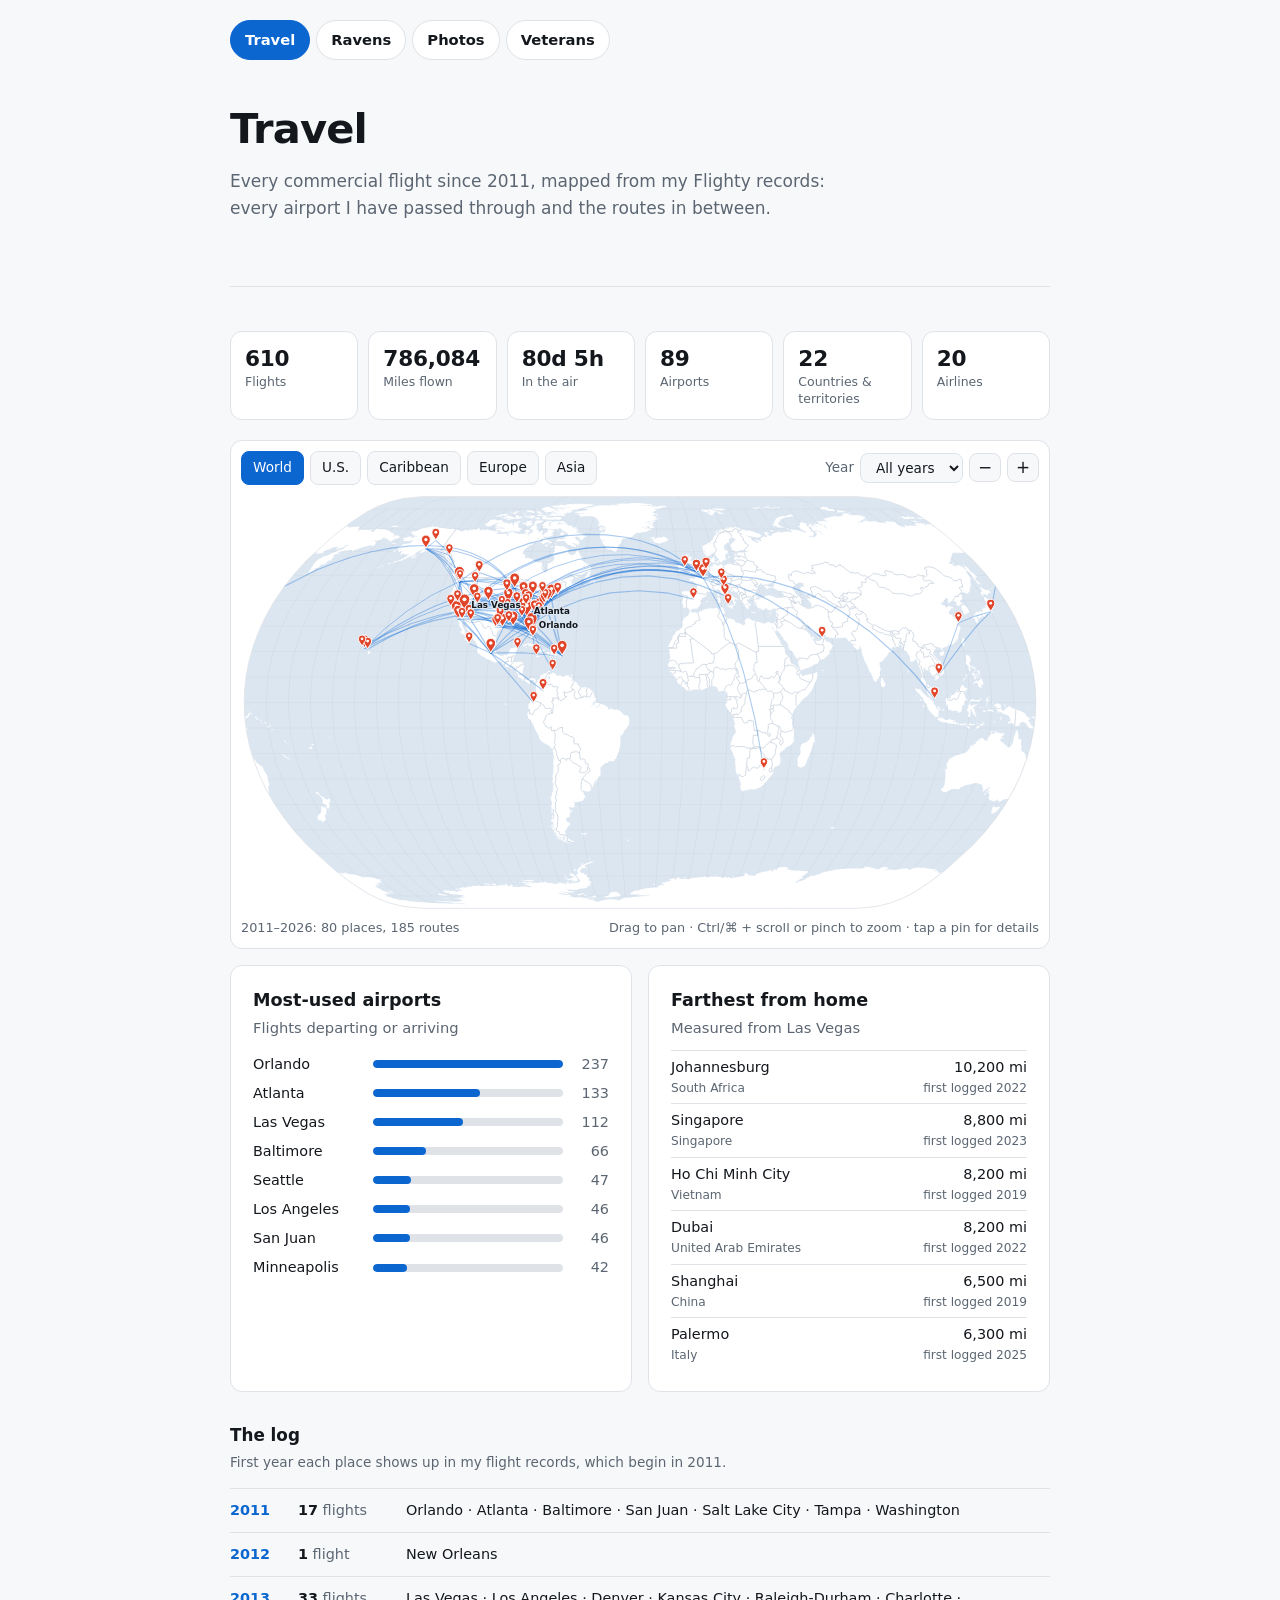
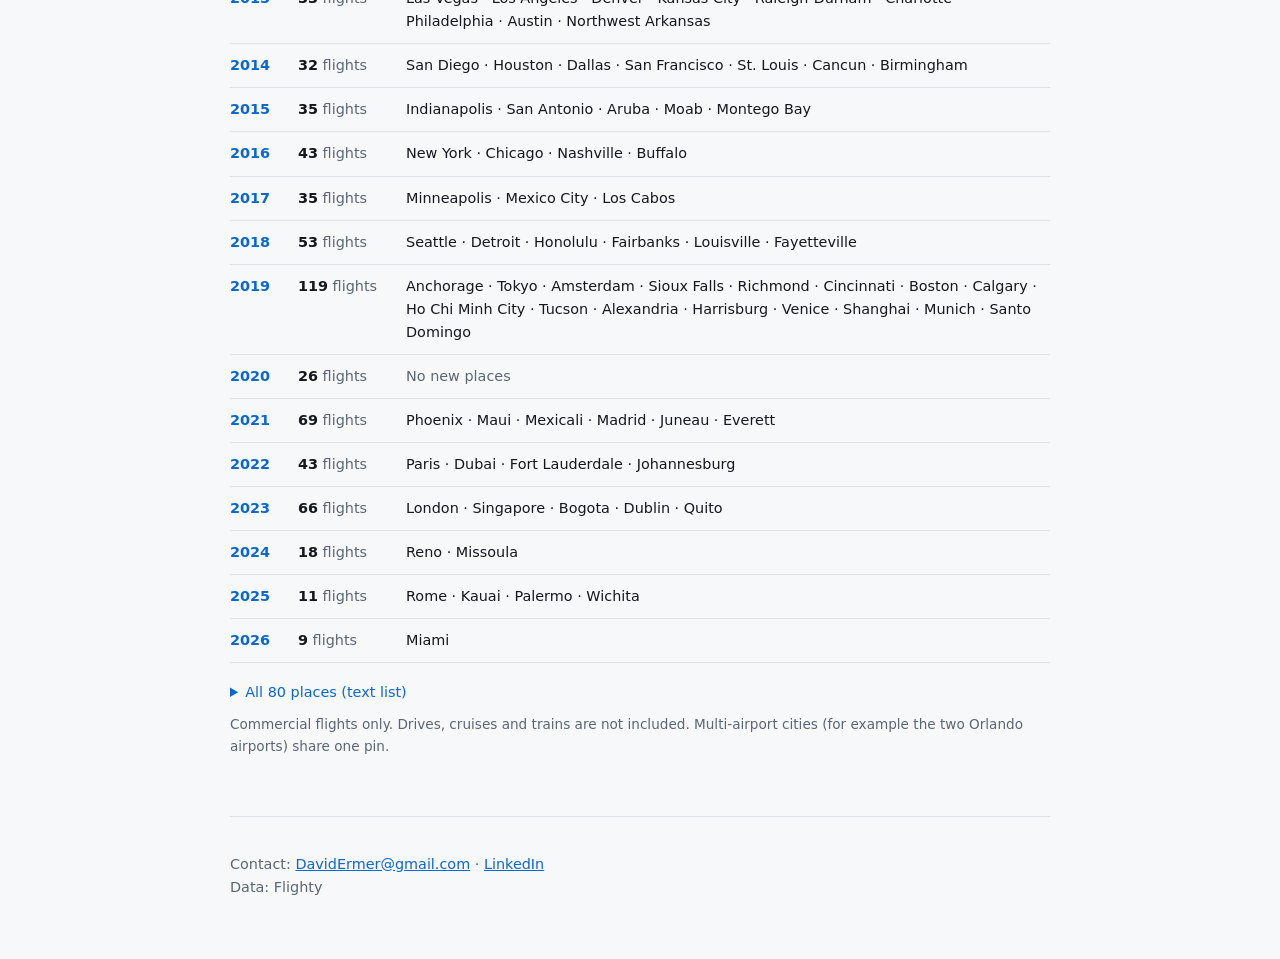
<file: index.html>
<!doctype html>
<html lang="en">
<head>
<meta charset="utf-8">
<meta name="viewport" content="width=device-width, initial-scale=1">
<title>Travel Map</title>
<meta name="description" content="Every commercial flight since 2011, mapped from my Flighty records.">
<link rel="stylesheet" href="site.css">
<style>
  /* ---- Travel section ---- */
  #travel{--sea:#080b0f;--land:#2a3544;--bord:#3d4b5d;--grat:#ffffff0d;--route:#4aa3ff;--pin:#ff6b4a;--pinline:#0e1116}
  @media (prefers-color-scheme: light){#travel{--sea:#dce6f1;--land:#ffffff;--bord:#b9c5d3;--grat:#00000010;--route:#0b66d0;--pin:#e0452a;--pinline:#fff}}
  .t-intro{color:var(--muted);max-width:660px;margin:0 0 24px}
  .t-stats{display:grid;grid-template-columns:repeat(6,1fr);gap:10px;margin-bottom:20px}
  .t-stat{background:var(--panel);border:1px solid var(--line);border-radius:12px;padding:14px 14px 12px}
  .t-stat b{display:block;font-size:1.35rem;line-height:1.2;letter-spacing:-.01em}
  .t-stat span{display:block;color:var(--muted);font-size:.78rem;margin-top:2px;line-height:1.3}
  .t-map{background:var(--panel);border:1px solid var(--line);border-radius:12px;padding:10px;position:relative;margin-bottom:16px}
  .t-bar-top{display:flex;flex-wrap:wrap;gap:8px;justify-content:space-between;align-items:center;margin-bottom:10px}
  .t-views,.t-ctl{display:flex;flex-wrap:wrap;gap:6px;align-items:center}
  .t-map button,.t-map select{font:inherit;font-size:.85rem;color:var(--text);background:var(--bg);border:1px solid var(--line);border-radius:8px;padding:5px 11px;cursor:pointer}
  .t-map button:hover,.t-map select:hover{border-color:var(--accent)}
  .t-map button.on{background:var(--accent);border-color:var(--accent);color:#fff}
  .t-map button:focus-visible,.t-map select:focus-visible{outline:2px solid var(--accent);outline-offset:2px}
  .t-ctl button{width:32px;padding:5px 0;font-size:1.05rem;line-height:1}
  .t-sel{font-size:.85rem;color:var(--muted);display:flex;align-items:center;gap:6px}
  #tsvg{display:block;width:100%;height:auto;border-radius:8px;cursor:grab;touch-action:pan-y;user-select:none;-webkit-user-select:none}
  #tsvg.drag{cursor:grabbing}
  .t-sea{fill:var(--sea)}
  .t-frame{fill:none;stroke:var(--line);stroke-width:1}
  .t-grat{fill:none;stroke:var(--grat);stroke-width:.5;vector-effect:non-scaling-stroke}
  .t-land{fill:var(--land);stroke:none}
  .t-border{fill:none;stroke:var(--bord);stroke-width:.6;vector-effect:non-scaling-stroke}
  #troutes path{fill:none;stroke:var(--route);stroke-linecap:round;vector-effect:non-scaling-stroke;stroke-opacity:.34;transition:stroke-opacity .15s}
  #tsvg.hl #troutes path{stroke-opacity:.07}
  #tsvg.hl #troutes path.on{stroke-opacity:.95}
  #tpins g.p{cursor:pointer}
  #tpins path{fill:var(--pin);stroke:var(--pinline);stroke-width:1;vector-effect:non-scaling-stroke}
  #tpins circle{fill:var(--pinline)}
  #tpins g.p:hover path{stroke:var(--text)}
  #tlabels text{fill:var(--text);font-size:11px;font-weight:600;paint-order:stroke;stroke:var(--sea);stroke-width:3px;stroke-linejoin:round;pointer-events:none}
  .t-tip{position:absolute;z-index:3;background:var(--bg);color:var(--text);border:1px solid var(--line);border-radius:8px;padding:7px 10px;font-size:.82rem;line-height:1.35;pointer-events:none;box-shadow:0 6px 20px #0004;max-width:220px}
  .t-tip b{display:block;font-size:.9rem}
  .t-tip span{color:var(--muted)}
  .t-foot{display:flex;flex-wrap:wrap;justify-content:space-between;gap:4px 14px;margin-top:8px;font-size:.8rem;color:var(--muted)}
  .t-cols{display:grid;grid-template-columns:1fr 1fr;gap:16px;margin-bottom:8px}
  .t-cols .job{margin-bottom:0}
  .t-bar{display:grid;grid-template-columns:110px 1fr 36px;gap:10px;align-items:center;font-size:.9rem;padding:3px 0}
  .t-bt{height:8px;background:var(--line);border-radius:4px;overflow:hidden}
  .t-bt i{display:block;height:100%;background:var(--accent);border-radius:4px}
  .t-bn{text-align:right;color:var(--muted);font-variant-numeric:tabular-nums}
  .t-far{display:flex;justify-content:space-between;gap:12px;font-size:.9rem;padding:5px 0;border-top:1px solid var(--line)}
  .t-far:first-of-type{border-top:0}
  .t-far small{display:block;color:var(--muted);font-size:.76rem}
  .t-fm{text-align:right}
  .t-sub{margin:30px 0 4px;font-size:1.05rem}
  .t-note{color:var(--muted);font-size:.85rem;margin:0 0 14px}
  .t-log{border-top:1px solid var(--line)}
  .t-logrow{display:grid;grid-template-columns:56px 96px 1fr;gap:12px;padding:10px 0;border-bottom:1px solid var(--line);font-size:.9rem}
  .t-ly{font-weight:700;color:var(--accent);font-variant-numeric:tabular-nums}
  .t-lf{color:var(--muted)}
  .t-lf b{color:var(--text)}
  .t-ln{color:var(--text)}
  .t-dim{color:var(--muted)}
  .t-all{margin:18px 0 10px;font-size:.9rem}
  .t-all summary{cursor:pointer;color:var(--accent)}
  .t-all ul{columns:3;column-gap:24px;padding:0;margin:12px 0 0;list-style:none}
  .t-all li{break-inside:avoid;padding:2px 0}
  .t-all li span{display:block;color:var(--muted);font-size:.76rem}
  @media (max-width:720px){
    .t-stats{grid-template-columns:repeat(3,1fr)}
    .t-cols{grid-template-columns:1fr}
    .t-logrow{grid-template-columns:48px 1fr;gap:4px 10px}
    .t-ln{grid-column:1 / -1}
    .t-all ul{columns:2}
    .t-bar{grid-template-columns:96px 1fr 32px}
  }
  @media (max-width:420px){ .t-all ul{columns:1} }
</style>
</head>
<body>
<div class="wrap">
  <nav class="nav" aria-label="Site">
    <a href="index.html" aria-current="page">Travel</a>
    <a href="ravens.html">Ravens</a>
    <a href="photos.html">Photos</a>
    <a href="veterans.html">Veterans</a>
  </nav>
  <header>
    <h1>Travel</h1>
    <p class="lead">Every commercial flight since 2011, mapped from my Flighty records: every airport I have passed through and the routes in between.</p>
  </header>




  <section id="travel">

    <div class="t-stats">
      <div class="t-stat"><b>610</b><span>Flights</span></div>
      <div class="t-stat"><b>786,084</b><span>Miles flown</span></div>
      <div class="t-stat"><b>80d 5h</b><span>In the air</span></div>
      <div class="t-stat"><b>89</b><span>Airports</span></div>
      <div class="t-stat"><b>22</b><span>Countries &amp; territories</span></div>
      <div class="t-stat"><b>20</b><span>Airlines</span></div>
    </div>

    <div class="t-map" id="tmapbox">
      <div class="t-bar-top">
        <div class="t-views" role="group" aria-label="Map view">
          <button type="button" data-view="world" class="on">World</button>
          <button type="button" data-view="us">U.S.</button>
          <button type="button" data-view="caribbean">Caribbean</button>
          <button type="button" data-view="europe">Europe</button>
          <button type="button" data-view="asia">Asia</button>
        </div>
        <div class="t-ctl">
          <label class="t-sel">Year
            <select id="tyear" aria-label="Filter map by year"><option value="0">All years</option><option value="2026">2026</option><option value="2025">2025</option><option value="2024">2024</option><option value="2023">2023</option><option value="2022">2022</option><option value="2021">2021</option><option value="2020">2020</option><option value="2019">2019</option><option value="2018">2018</option><option value="2017">2017</option><option value="2016">2016</option><option value="2015">2015</option><option value="2014">2014</option><option value="2013">2013</option><option value="2012">2012</option><option value="2011">2011</option></select>
          </label>
          <button type="button" id="tzout" aria-label="Zoom out">&minus;</button>
          <button type="button" id="tzin" aria-label="Zoom in">+</button>
        </div>
      </div>
      <svg id="tsvg" viewBox="0 0 1000 520" role="img" aria-label="World map with pushpins at each airport I have flown through and lines for each route">
        <path class="t-sea" d="M227,2.1L500,2.1L773,2.1L796.1,4.4L813.9,8.7L828.4,14.2L840.8,20.4L862.4,34.4L881.9,49.4L917.4,81.6L933,98.7L946.8,116.2L958.8,134L969,152L977.4,170.1L984.2,188.1L989.4,206.1L993.1,224.1L995.3,242.1L996,260L995.3,277.9L993.1,295.9L989.4,313.9L984.2,331.9L977.4,349.9L969,368L958.8,386L946.8,403.8L933,421.3L917.4,438.4L881.9,470.6L862.4,485.6L840.8,499.6L828.4,505.8L813.9,511.3L796.1,515.6L773,517.9L500,517.9L227,517.9L203.9,515.6L186.1,511.3L171.6,505.8L159.2,499.6L137.6,485.6L118.1,470.6L82.6,438.4L67,421.3L53.2,403.8L41.2,386L31,368L22.6,349.9L15.8,331.9L10.6,313.9L6.9,295.9L4.7,277.9L4,260L4.7,242.1L6.9,224.1L10.6,206.1L15.8,188.1L22.6,170.1L31,152L41.2,134L53.2,116.2L67,98.7L82.6,81.6L118.1,49.4L137.6,34.4L159.2,20.4L171.6,14.2L186.1,8.7L203.9,4.4L227,2.1Z"/>
        <g id="tworld">
          <path class="t-grat" d="M272.5,517.9L253.2,515.6L238.4,511.3L226.4,505.8L216,499.6L198,485.6L181.7,470.6L152.1,438.4L139.2,421.3L127.7,403.8L109.2,368L96.5,331.9L89.1,295.9L86.7,260L89.1,224.1L96.5,188.1L109.2,152L127.7,116.2L139.2,98.7L152.1,81.6L181.7,49.4L198,34.4L216,20.4L226.4,14.2L238.4,8.7L253.2,4.4L272.5,2.1M409,517.9L401.3,515.6L395.4,511.3L386.4,499.6L372.7,470.6L360.9,438.4L351.1,403.8L343.7,368L338.6,331.9L335.6,295.9L334.7,260L335.6,224.1L338.6,188.1L343.7,152L351.1,116.2L360.9,81.6L372.7,49.4L386.4,20.4L395.4,8.7L401.3,4.4L409,2.1M545.5,517.9L549.4,515.6L552.3,511.3L556.8,499.6L563.7,470.6L574.5,403.8L580.7,331.9L582.7,260L580.7,188.1L574.5,116.2L563.7,49.4L556.8,20.4L552.3,8.7L549.4,4.4L545.5,2.1M682,517.9L697.4,515.6L709.3,511.3L718.9,505.8L727.2,499.6L741.6,485.6L754.6,470.6L778.3,438.4L797.9,403.8L812.7,368L822.8,331.9L828.7,295.9L830.7,260L828.7,224.1L822.8,188.1L812.7,152L797.9,116.2L778.3,81.6L754.6,49.4L741.6,34.4L727.2,20.4L718.9,14.2L709.3,8.7L697.4,4.4L682,2.1M86.7,260L93.6,260L100.4,260L107.3,260L114.2,260L121.1,260L128,260L134.9,260L141.8,260L148.7,260L155.6,260L162.4,260L169.3,260L176.2,260L183.1,260L190,260L196.9,260L203.8,260L210.7,260L217.6,260L224.4,260L231.3,260L238.2,260L245.1,260L252,260L258.9,260L265.8,260L272.7,260L279.6,260L286.4,260L293.3,260L300.2,260L307.1,260L314,260L320.9,260L327.8,260L334.7,260L341.6,260L348.4,260L355.3,260L362.2,260L369.1,260L376,260L382.9,260L389.8,260L396.7,260L403.6,260L410.4,260L417.3,260L424.2,260L431.1,260L438,260L444.9,260L451.8,260L458.7,260L465.6,260L472.4,260L479.3,260L486.2,260L493.1,260L500,260L506.9,260L513.8,260L520.7,260L527.6,260L534.4,260L541.3,260L548.2,260L555.1,260L562,260L568.9,260L575.8,260L582.7,260L589.6,260L596.4,260L603.3,260L610.2,260L617.1,260L624,260L630.9,260L637.8,260L644.7,260L651.6,260L658.4,260L665.3,260L672.2,260L679.1,260L686,260L692.9,260L699.8,260L706.7,260L713.6,260L720.4,260L727.3,260L734.2,260L741.1,260L748,260L754.9,260L761.8,260L768.7,260L775.6,260L782.4,260L789.3,260L796.2,260L803.1,260L810,260L816.9,260L823.8,260L830.7,260L837.6,260L844.4,260L851.3,260L858.2,260L865.1,260L872,260L878.9,260L885.8,260L892.7,260L899.6,260L906.4,260L913.3,260L920.2,260L927.1,260L934,260L940.9,260L947.8,260L954.7,260L961.6,260L968.4,260L975.3,260L982.2,260L989.1,260L996,260L996,260M4,260L10.9,260L17.8,260L24.7,260L31.6,260L38.4,260L45.3,260L52.2,260L59.1,260L66,260L72.9,260L79.8,260L86.7,260M239.1,502.4L221.7,488.9L206.2,474L178.2,442.1L154.8,407.7L136.9,372L124.4,335.9L117,299.9L114.3,264L116,228.1L120.6,200.1L128,172.1L138.6,144L152.5,116.2L169.8,89.1L190.2,63.4L213,39.3L225.3,28L239.1,17.6M257.7,502.4L241.6,488.9L227.2,474L201.2,442.1L179.4,407.7L162.8,372L151.3,335.9L144.4,299.9L141.8,264L143.4,228.1L147.7,200.1L154.6,172.1L164.4,144L177.3,116.2L193.4,89.1L212.3,63.4L233.5,39.3L245,28L257.7,17.6M276.4,502.4L261.5,488.9L248.2,474L224.2,442.1L204.1,407.7L188.8,372L178.1,335.9L171.7,299.9L169.4,264L170.9,228.1L174.8,200.1L181.2,172.1L190.2,144L202.1,116.2L217,89.1L234.4,63.4L254,39.3L264.6,28L276.4,17.6M295,502.4L281.3,488.9L269.2,474L247.2,442.1L228.7,407.7L214.7,372L204.9,335.9L199.1,299.9L196.9,264L198.3,228.1L201.9,200.1L207.7,172.1L216,144L227,116.2L240.6,89.1L256.6,63.4L274.5,39.3L295,17.6M313.6,502.4L301.2,488.9L290.2,474L270.1,442.1L253.4,407.7L240.6,372L231.7,335.9L226.4,299.9L224.5,264L225.7,228.1L229,200.1L234.3,172.1L241.9,144L251.8,116.2L264.1,89.1L278.7,63.4L295,39.3L313.6,17.6M332.3,502.4L321.1,488.9L311.1,474L293.1,442.1L278.1,407.7L266.6,372L258.6,335.9L253.8,299.9L252,264L253.1,228.1L256.1,200.1L260.9,172.1L267.7,144L276.6,116.2L287.7,89.1L300.8,63.4L315.5,39.3L332.3,17.6M350.9,502.4L341,488.9L332.1,474L316.1,442.1L302.7,407.7L292.5,372L285.4,335.9L281.2,299.9L279.6,264L280.6,228.1L283.2,200.1L287.4,172.1L293.5,144L301.4,116.2L311.3,89.1L323,63.4L336,39.3L350.9,17.6M369.5,502.4L360.9,488.9L353.1,474L339.1,442.1L327.4,407.7L318.4,372L312.2,335.9L308.5,299.9L307.1,264L308,228.1L310.3,200.1L314,172.1L319.3,144L326.2,116.2L334.9,89.1L345.1,63.4L356.5,39.3L369.5,17.6M406.8,502.4L395.1,474L385.1,442.1L376.7,407.7L370.3,372L365.9,335.9L363.2,299.9L362.2,264L362.9,228.1L367.1,172.1L375.9,116.2L389.4,63.4L397.5,39.3L406.8,17.6M425.5,502.4L416.1,474L408.1,442.1L401.4,407.7L396.3,372L392.7,335.9L390.6,299.9L390.3,228.1L393.7,172.1L400.7,116.2L411.5,63.4L418,39.3L425.5,17.6M444.1,502.4L437,474L431,442.1L422.2,372L417.9,299.9L417.7,228.1L420.3,172.1L425.5,116.2L433.6,63.4L444.1,17.6M462.7,502.4L454,442.1L448.1,372L445.3,299.9L445.1,228.1L446.9,172.1L450.4,116.2L455.7,63.4L462.7,17.6M481.4,502.4L477,442.1L474.1,372L472.6,299.9L472.6,228.1L473.4,172.1L475.2,116.2L477.9,63.4L481.4,17.6M500,502.4L500,442.1L500,372L500,299.9L500,228.1L500,172.1L500,116.2L500,63.4L500,17.6M518.6,502.4L523,442.1L525.9,372L527.4,299.9L527.4,228.1L526.6,172.1L524.8,116.2L522.1,63.4L518.6,17.6M537.3,502.4L546,442.1L551.9,372L554.7,299.9L554.9,228.1L553.1,172.1L549.6,116.2L544.3,63.4L537.3,17.6M574.5,502.4L583.9,474L591.9,442.1L598.6,407.7L603.7,372L607.3,335.9L609.4,299.9L609.7,228.1L606.3,172.1L599.3,116.2L588.5,63.4L582,39.3L574.5,17.6M593.2,502.4L604.9,474L614.9,442.1L623.3,407.7L629.7,372L634.1,335.9L636.8,299.9L637.8,264L637.1,228.1L632.9,172.1L624.1,116.2L610.6,63.4L602.5,39.3L593.2,17.6M611.8,502.4L625.9,474L637.9,442.1L648,407.7L655.6,372L661,335.9L664.1,299.9L665.3,264L664.6,228.1L659.4,172.1L654.9,144L648.9,116.2L641.5,89.1L632.8,63.4L623,39.3L611.8,17.6M630.5,502.4L639.1,488.9L646.9,474L660.9,442.1L672.6,407.7L681.6,372L687.8,335.9L691.5,299.9L692.9,264L692,228.1L689.7,200.1L686,172.1L680.7,144L673.8,116.2L665.1,89.1L654.9,63.4L643.5,39.3L630.5,17.6M649.1,502.4L659,488.9L667.9,474L683.9,442.1L697.3,407.7L707.5,372L714.6,335.9L718.8,299.9L720.4,264L719.4,228.1L716.8,200.1L712.6,172.1L706.5,144L698.6,116.2L688.7,89.1L677,63.4L664,39.3L649.1,17.6M667.7,502.4L678.9,488.9L688.9,474L706.9,442.1L721.9,407.7L733.4,372L741.4,335.9L746.2,299.9L748,264L746.9,228.1L743.9,200.1L739.1,172.1L732.3,144L723.4,116.2L712.3,89.1L699.2,63.4L684.5,39.3L667.7,17.6M686.4,502.4L698.8,488.9L709.8,474L729.9,442.1L746.6,407.7L759.4,372L768.3,335.9L773.6,299.9L775.5,264L774.3,228.1L771,200.1L765.7,172.1L758.1,144L748.2,116.2L735.9,89.1L721.3,63.4L705,39.3L686.4,17.6M705,502.4L718.7,488.9L730.8,474L752.8,442.1L771.3,407.7L785.3,372L795.1,335.9L800.9,299.9L803.1,264L801.7,228.1L798.1,200.1L792.3,172.1L784,144L773,116.2L759.4,89.1L743.4,63.4L725.5,39.3L705,17.6M742.3,502.4L758.4,488.9L772.8,474L798.8,442.1L820.6,407.7L837.2,372L848.7,335.9L855.6,299.9L858.2,264L856.6,228.1L852.3,200.1L845.4,172.1L835.6,144L822.7,116.2L806.6,89.1L787.7,63.4L766.5,39.3L755,28L742.3,17.6M760.9,502.4L778.3,488.9L793.8,474L821.8,442.1L845.2,407.7L863.1,372L875.6,335.9L883,299.9L885.7,264L884,228.1L879.4,200.1L872,172.1L861.4,144L847.5,116.2L830.2,89.1L809.8,63.4L787,39.3L774.7,28L760.9,17.6M779.5,502.4L798.2,488.9L814.8,474L844.8,442.1L858.1,425.1L869.9,407.7L880.2,390L889.1,372L902.4,335.9L910.3,299.9L913.3,264L911.4,228.1L906.5,200.1L898.6,172.1L887.2,144L872.3,116.2L853.8,89.1L831.9,63.4L807.5,39.3L794.3,28L779.5,17.6M798.2,502.4L818,488.9L835.7,474L867.8,442.1L881.9,425.1L894.6,407.7L905.6,390L915,372L929.2,335.9L937.7,299.9L940.9,264L938.8,228.1L933.7,200.1L925.1,172.1L913,144L897.1,116.2L877.4,89.1L854.1,63.4L828,39.3L813.9,28L798.2,17.6M816.8,502.4L837.9,488.9L856.7,474L890.8,442.1L905.8,425.1L919.2,407.7L930.9,390L940.9,372L949.3,353.9L956,335.9L965,299.9L968.4,264L966.3,228.1L960.8,200.1L951.7,172.1L938.9,144L922,116.2L901,89.1L876.2,63.4L848.5,39.3L833.5,28L816.8,17.6M835.5,502.4L857.8,488.9L877.7,474L913.7,442.1L929.7,425.1L943.9,407.7L956.3,390L966.9,372L975.7,353.9L982.9,335.9L988.4,317.9L992.4,299.9L994.9,281.9L996,264L995.6,246.1L993.7,228.1L987.9,200.1L978.3,172.1L964.7,144L946.8,116.2L924.5,89.1L898.3,63.4L869,39.3L853.1,28L835.5,17.6M183.2,502.4L162.1,488.9L143.3,474L109.2,442.1L94.2,425.1L80.8,407.7L69.1,390L59.1,372L50.7,353.9L44,335.9L35,299.9L31.6,264L33.7,228.1L39.2,200.1L48.3,172.1L61.1,144L78,116.2L99,89.1L123.8,63.4L151.5,39.3L166.5,28L183.2,17.6M201.8,502.4L182,488.9L164.3,474L132.2,442.1L118.1,425.1L105.4,407.7L94.4,390L85,372L70.8,335.9L62.3,299.9L59.1,264L61.2,228.1L66.3,200.1L74.9,172.1L87,144L102.9,116.2L122.6,89.1L145.9,63.4L172,39.3L186.1,28L201.8,17.6M220.5,502.4L225.1,502.4L229.8,502.4L234.4,502.4L239.1,502.4L243.8,502.4L248.4,502.4L253.1,502.4L257.7,502.4L262.4,502.4L267,502.4L271.7,502.4L276.4,502.4L281,502.4L285.7,502.4L290.3,502.4L295,502.4L299.7,502.4L304.3,502.4L309,502.4L313.6,502.4L318.3,502.4L323,502.4L327.6,502.4L332.3,502.4L336.9,502.4L341.6,502.4L346.3,502.4L350.9,502.4L355.6,502.4L360.2,502.4L364.9,502.4L369.5,502.4L374.2,502.4L378.9,502.4L383.5,502.4L388.2,502.4L392.8,502.4L397.5,502.4L402.2,502.4L406.8,502.4L411.5,502.4L416.1,502.4L420.8,502.4L425.5,502.4L430.1,502.4L434.8,502.4L439.4,502.4L444.1,502.4L448.8,502.4L453.4,502.4L458.1,502.4L462.7,502.4L467.4,502.4L472,502.4L476.7,502.4L481.4,502.4L486,502.4L490.7,502.4L495.3,502.4L500,502.4L504.7,502.4L509.3,502.4L514,502.4L518.6,502.4L523.3,502.4L528,502.4L532.6,502.4L537.3,502.4L541.9,502.4L546.6,502.4L551.2,502.4L555.9,502.4L560.6,502.4L565.2,502.4L569.9,502.4L574.5,502.4L579.2,502.4L583.9,502.4L588.5,502.4L593.2,502.4L597.8,502.4L602.5,502.4L607.2,502.4L611.8,502.4L616.5,502.4L621.1,502.4L625.8,502.4L630.5,502.4L635.1,502.4L639.8,502.4L644.4,502.4L649.1,502.4L653.7,502.4L658.4,502.4L663.1,502.4L667.7,502.4L672.4,502.4L677,502.4L681.7,502.4L686.4,502.4L691,502.4L695.7,502.4L700.3,502.4L705,502.4L709.7,502.4L714.3,502.4L719,502.4L723.6,502.4L728.3,502.4L733,502.4L737.6,502.4L742.3,502.4L746.9,502.4L751.6,502.4L756.2,502.4L760.9,502.4L765.6,502.4L770.2,502.4L774.9,502.4L779.5,502.4L784.2,502.4L788.9,502.4L793.5,502.4L798.2,502.4L802.8,502.4L807.5,502.4L812.2,502.4L816.8,502.4L821.5,502.4L826.1,502.4L830.8,502.4L835.5,502.4L835.5,502.4M164.5,502.4L169.2,502.4L173.9,502.4L178.5,502.4L183.2,502.4L187.8,502.4L192.5,502.4L197.2,502.4L201.8,502.4L206.5,502.4L211.1,502.4L215.8,502.4L220.5,502.4M188.8,477.4L194,477.4L199.2,477.4L204.4,477.4L209.6,477.4L214.8,477.4L219.9,477.4L225.1,477.4L230.3,477.4L235.5,477.4L240.7,477.4L245.9,477.4L251.1,477.4L256.2,477.4L261.4,477.4L266.6,477.4L271.8,477.4L277,477.4L282.2,477.4L287.4,477.4L292.6,477.4L297.7,477.4L302.9,477.4L308.1,477.4L313.3,477.4L318.5,477.4L323.7,477.4L328.9,477.4L334,477.4L339.2,477.4L344.4,477.4L349.6,477.4L354.8,477.4L360,477.4L365.2,477.4L370.3,477.4L375.5,477.4L380.7,477.4L385.9,477.4L391.1,477.4L396.3,477.4L401.5,477.4L406.6,477.4L411.8,477.4L417,477.4L422.2,477.4L427.4,477.4L432.6,477.4L437.8,477.4L443,477.4L448.1,477.4L453.3,477.4L458.5,477.4L463.7,477.4L468.9,477.4L474.1,477.4L479.3,477.4L484.4,477.4L489.6,477.4L494.8,477.4L500,477.4L505.2,477.4L510.4,477.4L515.6,477.4L520.7,477.4L525.9,477.4L531.1,477.4L536.3,477.4L541.5,477.4L546.7,477.4L551.9,477.4L557,477.4L562.2,477.4L567.4,477.4L572.6,477.4L577.8,477.4L583,477.4L588.2,477.4L593.4,477.4L598.5,477.4L603.7,477.4L608.9,477.4L614.1,477.4L619.3,477.4L624.5,477.4L629.7,477.4L634.8,477.4L640,477.4L645.2,477.4L650.4,477.4L655.6,477.4L660.8,477.4L666,477.4L671.1,477.4L676.3,477.4L681.5,477.4L686.7,477.4L691.9,477.4L697.1,477.4L702.3,477.4L707.4,477.4L712.6,477.4L717.8,477.4L723,477.4L728.2,477.4L733.4,477.4L738.6,477.4L743.8,477.4L748.9,477.4L754.1,477.4L759.3,477.4L764.5,477.4L769.7,477.4L774.9,477.4L780.1,477.4L785.2,477.4L790.4,477.4L795.6,477.4L800.8,477.4L806,477.4L811.2,477.4L816.4,477.4L821.5,477.4L826.7,477.4L831.9,477.4L837.1,477.4L842.3,477.4L847.5,477.4L852.7,477.4L857.8,477.4L863,477.4L868.2,477.4L873.4,477.4L873.4,477.4M126.6,477.4L131.8,477.4L137,477.4L142.2,477.4L147.3,477.4L152.5,477.4L157.7,477.4L162.9,477.4L168.1,477.4L173.3,477.4L178.5,477.4L183.6,477.4L188.8,477.4M161.5,449.4L167.2,449.4L172.8,449.4L178.4,449.4L184.1,449.4L189.7,449.4L195.4,449.4L201,449.4L206.6,449.4L212.3,449.4L217.9,449.4L223.6,449.4L229.2,449.4L234.9,449.4L240.5,449.4L246.1,449.4L251.8,449.4L257.4,449.4L263.1,449.4L268.7,449.4L274.3,449.4L280,449.4L285.6,449.4L291.3,449.4L296.9,449.4L302.6,449.4L308.2,449.4L313.8,449.4L319.5,449.4L325.1,449.4L330.8,449.4L336.4,449.4L342,449.4L347.7,449.4L353.3,449.4L359,449.4L364.6,449.4L370.2,449.4L375.9,449.4L381.5,449.4L387.2,449.4L392.8,449.4L398.5,449.4L404.1,449.4L409.7,449.4L415.4,449.4L421,449.4L426.7,449.4L432.3,449.4L437.9,449.4L443.6,449.4L449.2,449.4L454.9,449.4L460.5,449.4L466.2,449.4L471.8,449.4L477.4,449.4L483.1,449.4L488.7,449.4L494.4,449.4L500,449.4L505.6,449.4L511.3,449.4L516.9,449.4L522.6,449.4L528.2,449.4L533.8,449.4L539.5,449.4L545.1,449.4L550.8,449.4L556.4,449.4L562.1,449.4L567.7,449.4L573.3,449.4L579,449.4L584.6,449.4L590.3,449.4L595.9,449.4L601.5,449.4L607.2,449.4L612.8,449.4L618.5,449.4L624.1,449.4L629.8,449.4L635.4,449.4L641,449.4L646.7,449.4L652.3,449.4L658,449.4L663.6,449.4L669.2,449.4L674.9,449.4L680.5,449.4L686.2,449.4L691.8,449.4L697.4,449.4L703.1,449.4L708.7,449.4L714.4,449.4L720,449.4L725.7,449.4L731.3,449.4L736.9,449.4L742.6,449.4L748.2,449.4L753.9,449.4L759.5,449.4L765.1,449.4L770.8,449.4L776.4,449.4L782.1,449.4L787.7,449.4L793.4,449.4L799,449.4L804.6,449.4L810.3,449.4L815.9,449.4L821.6,449.4L827.2,449.4L832.8,449.4L838.5,449.4L844.1,449.4L849.8,449.4L855.4,449.4L861,449.4L866.7,449.4L872.3,449.4L878,449.4L883.6,449.4L889.3,449.4L894.9,449.4L900.5,449.4L906.2,449.4L906.2,449.4M93.8,449.4L99.5,449.4L105.1,449.4L110.7,449.4L116.4,449.4L122,449.4L127.7,449.4L133.3,449.4L139,449.4L144.6,449.4L150.2,449.4L155.9,449.4L161.5,449.4M137.8,419.4L143.9,419.4L149.9,419.4L155.9,419.4L162,419.4L168,419.4L174.1,419.4L180.1,419.4L186.1,419.4L192.2,419.4L198.2,419.4L204.2,419.4L210.3,419.4L216.3,419.4L222.3,419.4L228.4,419.4L234.4,419.4L240.4,419.4L246.5,419.4L252.5,419.4L258.6,419.4L264.6,419.4L270.6,419.4L276.7,419.4L282.7,419.4L288.7,419.4L294.8,419.4L300.8,419.4L306.8,419.4L312.9,419.4L318.9,419.4L325,419.4L331,419.4L337,419.4L343.1,419.4L349.1,419.4L355.1,419.4L361.2,419.4L367.2,419.4L373.2,419.4L379.3,419.4L385.3,419.4L391.4,419.4L397.4,419.4L403.4,419.4L409.5,419.4L415.5,419.4L421.5,419.4L427.6,419.4L433.6,419.4L439.6,419.4L445.7,419.4L451.7,419.4L457.7,419.4L463.8,419.4L469.8,419.4L475.9,419.4L481.9,419.4L487.9,419.4L494,419.4L500,419.4L506,419.4L512.1,419.4L518.1,419.4L524.1,419.4L530.2,419.4L536.2,419.4L542.3,419.4L548.3,419.4L554.3,419.4L560.4,419.4L566.4,419.4L572.4,419.4L578.5,419.4L584.5,419.4L590.5,419.4L596.6,419.4L602.6,419.4L608.6,419.4L614.7,419.4L620.7,419.4L626.8,419.4L632.8,419.4L638.8,419.4L644.9,419.4L650.9,419.4L656.9,419.4L663,419.4L669,419.4L675,419.4L681.1,419.4L687.1,419.4L693.2,419.4L699.2,419.4L705.2,419.4L711.3,419.4L717.3,419.4L723.3,419.4L729.4,419.4L735.4,419.4L741.4,419.4L747.5,419.4L753.5,419.4L759.6,419.4L765.6,419.4L771.6,419.4L777.7,419.4L783.7,419.4L789.7,419.4L795.8,419.4L801.8,419.4L807.8,419.4L813.9,419.4L819.9,419.4L825.9,419.4L832,419.4L838,419.4L844.1,419.4L850.1,419.4L856.1,419.4L862.2,419.4L868.2,419.4L874.2,419.4L880.3,419.4L886.3,419.4L892.3,419.4L898.4,419.4L904.4,419.4L910.5,419.4L916.5,419.4L922.5,419.4L928.6,419.4L934.6,419.4L934.6,419.4M65.4,419.4L71.4,419.4L77.5,419.4L83.5,419.4L89.5,419.4L95.6,419.4L101.6,419.4L107.7,419.4L113.7,419.4L119.7,419.4L125.8,419.4L131.8,419.4L137.8,419.4M118.7,388L125.1,388L131.4,388L137.8,388L144.1,388L150.5,388L156.8,388L163.2,388L169.6,388L175.9,388L182.3,388L188.6,388L195,388L201.3,388L207.7,388L214,388L220.4,388L226.7,388L233.1,388L239.5,388L245.8,388L252.2,388L258.5,388L264.9,388L271.2,388L277.6,388L283.9,388L290.3,388L296.6,388L303,388L309.4,388L315.7,388L322.1,388L328.4,388L334.8,388L341.1,388L347.5,388L353.8,388L360.2,388L366.6,388L372.9,388L379.3,388L385.6,388L392,388L398.3,388L404.7,388L411,388L417.4,388L423.7,388L430.1,388L436.5,388L442.8,388L449.2,388L455.5,388L461.9,388L468.2,388L474.6,388L480.9,388L487.3,388L493.6,388L500,388L506.4,388L512.7,388L519.1,388L525.4,388L531.8,388L538.1,388L544.5,388L550.8,388L557.2,388L563.5,388L569.9,388L576.3,388L582.6,388L589,388L595.3,388L601.7,388L608,388L614.4,388L620.7,388L627.1,388L633.4,388L639.8,388L646.2,388L652.5,388L658.9,388L665.2,388L671.6,388L677.9,388L684.3,388L690.6,388L697,388L703.4,388L709.7,388L716.1,388L722.4,388L728.8,388L735.1,388L741.5,388L747.8,388L754.2,388L760.5,388L766.9,388L773.3,388L779.6,388L786,388L792.3,388L798.7,388L805,388L811.4,388L817.7,388L824.1,388L830.4,388L836.8,388L843.2,388L849.5,388L855.9,388L862.2,388L868.6,388L874.9,388L881.3,388L887.6,388L894,388L900.3,388L906.7,388L913.1,388L919.4,388L925.8,388L932.1,388L938.5,388L944.8,388L951.2,388L957.5,388L957.5,388M42.5,388L48.8,388L55.2,388L61.5,388L67.9,388L74.2,388L80.6,388L86.9,388L93.3,388L99.7,388L106,388L112.4,388L118.7,388M104.3,355.9L110.9,355.9L117.5,355.9L124.1,355.9L130.7,355.9L137.3,355.9L143.9,355.9L150.5,355.9L157.1,355.9L163.7,355.9L170.3,355.9L176.9,355.9L183.5,355.9L190.1,355.9L196.7,355.9L203.2,355.9L209.8,355.9L216.4,355.9L223,355.9L229.6,355.9L236.2,355.9L242.8,355.9L249.4,355.9L256,355.9L262.6,355.9L269.2,355.9L275.8,355.9L282.4,355.9L289,355.9L295.6,355.9L302.2,355.9L308.8,355.9L315.4,355.9L321.9,355.9L328.5,355.9L335.1,355.9L341.7,355.9L348.3,355.9L354.9,355.9L361.5,355.9L368.1,355.9L374.7,355.9L381.3,355.9L387.9,355.9L394.5,355.9L401.1,355.9L407.7,355.9L414.3,355.9L420.9,355.9L427.5,355.9L434.1,355.9L440.6,355.9L447.2,355.9L453.8,355.9L460.4,355.9L467,355.9L473.6,355.9L480.2,355.9L486.8,355.9L493.4,355.9L500,355.9L506.6,355.9L513.2,355.9L519.8,355.9L526.4,355.9L533,355.9L539.6,355.9L546.2,355.9L552.8,355.9L559.4,355.9L565.9,355.9L572.5,355.9L579.1,355.9L585.7,355.9L592.3,355.9L598.9,355.9L605.5,355.9L612.1,355.9L618.7,355.9L625.3,355.9L631.9,355.9L638.5,355.9L645.1,355.9L651.7,355.9L658.3,355.9L664.9,355.9L671.5,355.9L678.1,355.9L684.6,355.9L691.2,355.9L697.8,355.9L704.4,355.9L711,355.9L717.6,355.9L724.2,355.9L730.8,355.9L737.4,355.9L744,355.9L750.6,355.9L757.2,355.9L763.8,355.9L770.4,355.9L777,355.9L783.6,355.9L790.2,355.9L796.8,355.9L803.3,355.9L809.9,355.9L816.5,355.9L823.1,355.9L829.7,355.9L836.3,355.9L842.9,355.9L849.5,355.9L856.1,355.9L862.7,355.9L869.3,355.9L875.9,355.9L882.5,355.9L889.1,355.9L895.7,355.9L902.3,355.9L908.9,355.9L915.5,355.9L922,355.9L928.6,355.9L935.2,355.9L941.8,355.9L948.4,355.9L955,355.9L961.6,355.9L968.2,355.9L974.8,355.9L974.8,355.9M25.2,355.9L31.8,355.9L38.4,355.9L45,355.9L51.6,355.9L58.2,355.9L64.8,355.9L71.4,355.9L78,355.9L84.5,355.9L91.1,355.9L97.7,355.9L104.3,355.9M94.4,323.9L101.2,323.9L107.9,323.9L114.7,323.9L121.4,323.9L128.2,323.9L135,323.9L141.7,323.9L148.5,323.9L155.2,323.9L162,323.9L168.8,323.9L175.5,323.9L182.3,323.9L189,323.9L195.8,323.9L202.6,323.9L209.3,323.9L216.1,323.9L222.8,323.9L229.6,323.9L236.4,323.9L243.1,323.9L249.9,323.9L256.6,323.9L263.4,323.9L270.2,323.9L276.9,323.9L283.7,323.9L290.4,323.9L297.2,323.9L304,323.9L310.7,323.9L317.5,323.9L324.2,323.9L331,323.9L337.8,323.9L344.5,323.9L351.3,323.9L358,323.9L364.8,323.9L371.6,323.9L378.3,323.9L385.1,323.9L391.8,323.9L398.6,323.9L405.4,323.9L412.1,323.9L418.9,323.9L425.6,323.9L432.4,323.9L439.2,323.9L445.9,323.9L452.7,323.9L459.4,323.9L466.2,323.9L473,323.9L479.7,323.9L486.5,323.9L493.2,323.9L500,323.9L506.8,323.9L513.5,323.9L520.3,323.9L527,323.9L533.8,323.9L540.6,323.9L547.3,323.9L554.1,323.9L560.8,323.9L567.6,323.9L574.4,323.9L581.1,323.9L587.9,323.9L594.6,323.9L601.4,323.9L608.2,323.9L614.9,323.9L621.7,323.9L628.4,323.9L635.2,323.9L642,323.9L648.7,323.9L655.5,323.9L662.2,323.9L669,323.9L675.8,323.9L682.5,323.9L689.3,323.9L696,323.9L702.8,323.9L709.6,323.9L716.3,323.9L723.1,323.9L729.8,323.9L736.6,323.9L743.4,323.9L750.1,323.9L756.9,323.9L763.6,323.9L770.4,323.9L777.2,323.9L783.9,323.9L790.7,323.9L797.4,323.9L804.2,323.9L811,323.9L817.7,323.9L824.5,323.9L831.2,323.9L838,323.9L844.8,323.9L851.5,323.9L858.3,323.9L865,323.9L871.8,323.9L878.6,323.9L885.3,323.9L892.1,323.9L898.8,323.9L905.6,323.9L912.4,323.9L919.1,323.9L925.9,323.9L932.6,323.9L939.4,323.9L946.2,323.9L952.9,323.9L959.7,323.9L966.4,323.9L973.2,323.9L980,323.9L986.7,323.9L986.7,323.9M13.3,323.9L20,323.9L26.8,323.9L33.6,323.9L40.3,323.9L47.1,323.9L53.8,323.9L60.6,323.9L67.4,323.9L74.1,323.9L80.9,323.9L87.6,323.9L94.4,323.9M88.6,291.9L95.4,291.9L102.3,291.9L109.2,291.9L116,291.9L122.9,291.9L129.7,291.9L136.6,291.9L143.4,291.9L150.3,291.9L157.2,291.9L164,291.9L170.9,291.9L177.7,291.9L184.6,291.9L191.4,291.9L198.3,291.9L205.1,291.9L212,291.9L218.9,291.9L225.7,291.9L232.6,291.9L239.4,291.9L246.3,291.9L253.1,291.9L260,291.9L266.9,291.9L273.7,291.9L280.6,291.9L287.4,291.9L294.3,291.9L301.1,291.9L308,291.9L314.9,291.9L321.7,291.9L328.6,291.9L335.4,291.9L342.3,291.9L349.1,291.9L356,291.9L362.9,291.9L369.7,291.9L376.6,291.9L383.4,291.9L390.3,291.9L397.1,291.9L404,291.9L410.9,291.9L417.7,291.9L424.6,291.9L431.4,291.9L438.3,291.9L445.1,291.9L452,291.9L458.9,291.9L465.7,291.9L472.6,291.9L479.4,291.9L486.3,291.9L493.1,291.9L500,291.9L506.9,291.9L513.7,291.9L520.6,291.9L527.4,291.9L534.3,291.9L541.1,291.9L548,291.9L554.9,291.9L561.7,291.9L568.6,291.9L575.4,291.9L582.3,291.9L589.1,291.9L596,291.9L602.9,291.9L609.7,291.9L616.6,291.9L623.4,291.9L630.3,291.9L637.1,291.9L644,291.9L650.9,291.9L657.7,291.9L664.6,291.9L671.4,291.9L678.3,291.9L685.1,291.9L692,291.9L698.9,291.9L705.7,291.9L712.6,291.9L719.4,291.9L726.3,291.9L733.1,291.9L740,291.9L746.9,291.9L753.7,291.9L760.6,291.9L767.4,291.9L774.3,291.9L781.1,291.9L788,291.9L794.9,291.9L801.7,291.9L808.6,291.9L815.4,291.9L822.3,291.9L829.1,291.9L836,291.9L842.8,291.9L849.7,291.9L856.6,291.9L863.4,291.9L870.3,291.9L877.1,291.9L884,291.9L890.8,291.9L897.7,291.9L904.6,291.9L911.4,291.9L918.3,291.9L925.1,291.9L932,291.9L938.8,291.9L945.7,291.9L952.6,291.9L959.4,291.9L966.3,291.9L973.1,291.9L980,291.9L986.8,291.9L993.7,291.9L993.7,291.9M6.3,291.9L13.2,291.9L20,291.9L26.9,291.9L33.7,291.9L40.6,291.9L47.4,291.9L54.3,291.9L61.2,291.9L68,291.9L74.9,291.9L81.7,291.9L88.6,291.9M88.6,228.1L95.4,228.1L102.3,228.1L109.2,228.1L116,228.1L122.9,228.1L129.7,228.1L136.6,228.1L143.4,228.1L150.3,228.1L157.2,228.1L164,228.1L170.9,228.1L177.7,228.1L184.6,228.1L191.4,228.1L198.3,228.1L205.1,228.1L212,228.1L218.9,228.1L225.7,228.1L232.6,228.1L239.4,228.1L246.3,228.1L253.1,228.1L260,228.1L266.9,228.1L273.7,228.1L280.6,228.1L287.4,228.1L294.3,228.1L301.1,228.1L308,228.1L314.9,228.1L321.7,228.1L328.6,228.1L335.4,228.1L342.3,228.1L349.1,228.1L356,228.1L362.9,228.1L369.7,228.1L376.6,228.1L383.4,228.1L390.3,228.1L397.1,228.1L404,228.1L410.9,228.1L417.7,228.1L424.6,228.1L431.4,228.1L438.3,228.1L445.1,228.1L452,228.1L458.9,228.1L465.7,228.1L472.6,228.1L479.4,228.1L486.3,228.1L493.1,228.1L500,228.1L506.9,228.1L513.7,228.1L520.6,228.1L527.4,228.1L534.3,228.1L541.1,228.1L548,228.1L554.9,228.1L561.7,228.1L568.6,228.1L575.4,228.1L582.3,228.1L589.1,228.1L596,228.1L602.9,228.1L609.7,228.1L616.6,228.1L623.4,228.1L630.3,228.1L637.1,228.1L644,228.1L650.9,228.1L657.7,228.1L664.6,228.1L671.4,228.1L678.3,228.1L685.1,228.1L692,228.1L698.9,228.1L705.7,228.1L712.6,228.1L719.4,228.1L726.3,228.1L733.1,228.1L740,228.1L746.9,228.1L753.7,228.1L760.6,228.1L767.4,228.1L774.3,228.1L781.1,228.1L788,228.1L794.9,228.1L801.7,228.1L808.6,228.1L815.4,228.1L822.3,228.1L829.1,228.1L836,228.1L842.8,228.1L849.7,228.1L856.6,228.1L863.4,228.1L870.3,228.1L877.1,228.1L884,228.1L890.8,228.1L897.7,228.1L904.6,228.1L911.4,228.1L918.3,228.1L925.1,228.1L932,228.1L938.8,228.1L945.7,228.1L952.6,228.1L959.4,228.1L966.3,228.1L973.1,228.1L980,228.1L986.8,228.1L993.7,228.1L993.7,228.1M6.3,228.1L13.2,228.1L20,228.1L26.9,228.1L33.7,228.1L40.6,228.1L47.4,228.1L54.3,228.1L61.2,228.1L68,228.1L74.9,228.1L81.7,228.1L88.6,228.1M94.4,196.1L101.2,196.1L107.9,196.1L114.7,196.1L121.4,196.1L128.2,196.1L135,196.1L141.7,196.1L148.5,196.1L155.2,196.1L162,196.1L168.8,196.1L175.5,196.1L182.3,196.1L189,196.1L195.8,196.1L202.6,196.1L209.3,196.1L216.1,196.1L222.8,196.1L229.6,196.1L236.4,196.1L243.1,196.1L249.9,196.1L256.6,196.1L263.4,196.1L270.2,196.1L276.9,196.1L283.7,196.1L290.4,196.1L297.2,196.1L304,196.1L310.7,196.1L317.5,196.1L324.2,196.1L331,196.1L337.8,196.1L344.5,196.1L351.3,196.1L358,196.1L364.8,196.1L371.6,196.1L378.3,196.1L385.1,196.1L391.8,196.1L398.6,196.1L405.4,196.1L412.1,196.1L418.9,196.1L425.6,196.1L432.4,196.1L439.2,196.1L445.9,196.1L452.7,196.1L459.4,196.1L466.2,196.1L473,196.1L479.7,196.1L486.5,196.1L493.2,196.1L500,196.1L506.8,196.1L513.5,196.1L520.3,196.1L527,196.1L533.8,196.1L540.6,196.1L547.3,196.1L554.1,196.1L560.8,196.1L567.6,196.1L574.4,196.1L581.1,196.1L587.9,196.1L594.6,196.1L601.4,196.1L608.2,196.1L614.9,196.1L621.7,196.1L628.4,196.1L635.2,196.1L642,196.1L648.7,196.1L655.5,196.1L662.2,196.1L669,196.1L675.8,196.1L682.5,196.1L689.3,196.1L696,196.1L702.8,196.1L709.6,196.1L716.3,196.1L723.1,196.1L729.8,196.1L736.6,196.1L743.4,196.1L750.1,196.1L756.9,196.1L763.6,196.1L770.4,196.1L777.2,196.1L783.9,196.1L790.7,196.1L797.4,196.1L804.2,196.1L811,196.1L817.7,196.1L824.5,196.1L831.2,196.1L838,196.1L844.8,196.1L851.5,196.1L858.3,196.1L865,196.1L871.8,196.1L878.6,196.1L885.3,196.1L892.1,196.1L898.8,196.1L905.6,196.1L912.4,196.1L919.1,196.1L925.9,196.1L932.6,196.1L939.4,196.1L946.2,196.1L952.9,196.1L959.7,196.1L966.4,196.1L973.2,196.1L980,196.1L986.7,196.1L986.7,196.1M13.3,196.1L20,196.1L26.8,196.1L33.6,196.1L40.3,196.1L47.1,196.1L53.8,196.1L60.6,196.1L67.4,196.1L74.1,196.1L80.9,196.1L87.6,196.1L94.4,196.1M104.3,164.1L110.9,164.1L117.5,164.1L124.1,164.1L130.7,164.1L137.3,164.1L143.9,164.1L150.5,164.1L157.1,164.1L163.7,164.1L170.3,164.1L176.9,164.1L183.5,164.1L190.1,164.1L196.7,164.1L203.2,164.1L209.8,164.1L216.4,164.1L223,164.1L229.6,164.1L236.2,164.1L242.8,164.1L249.4,164.1L256,164.1L262.6,164.1L269.2,164.1L275.8,164.1L282.4,164.1L289,164.1L295.6,164.1L302.2,164.1L308.8,164.1L315.4,164.1L321.9,164.1L328.5,164.1L335.1,164.1L341.7,164.1L348.3,164.1L354.9,164.1L361.5,164.1L368.1,164.1L374.7,164.1L381.3,164.1L387.9,164.1L394.5,164.1L401.1,164.1L407.7,164.1L414.3,164.1L420.9,164.1L427.5,164.1L434.1,164.1L440.6,164.1L447.2,164.1L453.8,164.1L460.4,164.1L467,164.1L473.6,164.1L480.2,164.1L486.8,164.1L493.4,164.1L500,164.1L506.6,164.1L513.2,164.1L519.8,164.1L526.4,164.1L533,164.1L539.6,164.1L546.2,164.1L552.8,164.1L559.4,164.1L565.9,164.1L572.5,164.1L579.1,164.1L585.7,164.1L592.3,164.1L598.9,164.1L605.5,164.1L612.1,164.1L618.7,164.1L625.3,164.1L631.9,164.1L638.5,164.1L645.1,164.1L651.7,164.1L658.3,164.1L664.9,164.1L671.5,164.1L678.1,164.1L684.6,164.1L691.2,164.1L697.8,164.1L704.4,164.1L711,164.1L717.6,164.1L724.2,164.1L730.8,164.1L737.4,164.1L744,164.1L750.6,164.1L757.2,164.1L763.8,164.1L770.4,164.1L777,164.1L783.6,164.1L790.2,164.1L796.8,164.1L803.3,164.1L809.9,164.1L816.5,164.1L823.1,164.1L829.7,164.1L836.3,164.1L842.9,164.1L849.5,164.1L856.1,164.1L862.7,164.1L869.3,164.1L875.9,164.1L882.5,164.1L889.1,164.1L895.7,164.1L902.3,164.1L908.9,164.1L915.5,164.1L922,164.1L928.6,164.1L935.2,164.1L941.8,164.1L948.4,164.1L955,164.1L961.6,164.1L968.2,164.1L974.8,164.1L974.8,164.1M25.2,164.1L31.8,164.1L38.4,164.1L45,164.1L51.6,164.1L58.2,164.1L64.8,164.1L71.4,164.1L78,164.1L84.5,164.1L91.1,164.1L97.7,164.1L104.3,164.1M118.7,132L125.1,132L131.4,132L137.8,132L144.1,132L150.5,132L156.8,132L163.2,132L169.6,132L175.9,132L182.3,132L188.6,132L195,132L201.3,132L207.7,132L214,132L220.4,132L226.7,132L233.1,132L239.5,132L245.8,132L252.2,132L258.5,132L264.9,132L271.2,132L277.6,132L283.9,132L290.3,132L296.6,132L303,132L309.4,132L315.7,132L322.1,132L328.4,132L334.8,132L341.1,132L347.5,132L353.8,132L360.2,132L366.6,132L372.9,132L379.3,132L385.6,132L392,132L398.3,132L404.7,132L411,132L417.4,132L423.7,132L430.1,132L436.5,132L442.8,132L449.2,132L455.5,132L461.9,132L468.2,132L474.6,132L480.9,132L487.3,132L493.6,132L500,132L506.4,132L512.7,132L519.1,132L525.4,132L531.8,132L538.1,132L544.5,132L550.8,132L557.2,132L563.5,132L569.9,132L576.3,132L582.6,132L589,132L595.3,132L601.7,132L608,132L614.4,132L620.7,132L627.1,132L633.4,132L639.8,132L646.2,132L652.5,132L658.9,132L665.2,132L671.6,132L677.9,132L684.3,132L690.6,132L697,132L703.4,132L709.7,132L716.1,132L722.4,132L728.8,132L735.1,132L741.5,132L747.8,132L754.2,132L760.5,132L766.9,132L773.3,132L779.6,132L786,132L792.3,132L798.7,132L805,132L811.4,132L817.7,132L824.1,132L830.4,132L836.8,132L843.2,132L849.5,132L855.9,132L862.2,132L868.6,132L874.9,132L881.3,132L887.6,132L894,132L900.3,132L906.7,132L913.1,132L919.4,132L925.8,132L932.1,132L938.5,132L944.8,132L951.2,132L957.5,132L957.5,132M42.5,132L48.8,132L55.2,132L61.5,132L67.9,132L74.2,132L80.6,132L86.9,132L93.3,132L99.7,132L106,132L112.4,132L118.7,132M137.8,100.6L143.9,100.6L149.9,100.6L155.9,100.6L162,100.6L168,100.6L174.1,100.6L180.1,100.6L186.1,100.6L192.2,100.6L198.2,100.6L204.2,100.6L210.3,100.6L216.3,100.6L222.3,100.6L228.4,100.6L234.4,100.6L240.4,100.6L246.5,100.6L252.5,100.6L258.6,100.6L264.6,100.6L270.6,100.6L276.7,100.6L282.7,100.6L288.7,100.6L294.8,100.6L300.8,100.6L306.8,100.6L312.9,100.6L318.9,100.6L325,100.6L331,100.6L337,100.6L343.1,100.6L349.1,100.6L355.1,100.6L361.2,100.6L367.2,100.6L373.2,100.6L379.3,100.6L385.3,100.6L391.4,100.6L397.4,100.6L403.4,100.6L409.5,100.6L415.5,100.6L421.5,100.6L427.6,100.6L433.6,100.6L439.6,100.6L445.7,100.6L451.7,100.6L457.7,100.6L463.8,100.6L469.8,100.6L475.9,100.6L481.9,100.6L487.9,100.6L494,100.6L500,100.6L506,100.6L512.1,100.6L518.1,100.6L524.1,100.6L530.2,100.6L536.2,100.6L542.3,100.6L548.3,100.6L554.3,100.6L560.4,100.6L566.4,100.6L572.4,100.6L578.5,100.6L584.5,100.6L590.5,100.6L596.6,100.6L602.6,100.6L608.6,100.6L614.7,100.6L620.7,100.6L626.8,100.6L632.8,100.6L638.8,100.6L644.9,100.6L650.9,100.6L656.9,100.6L663,100.6L669,100.6L675,100.6L681.1,100.6L687.1,100.6L693.2,100.6L699.2,100.6L705.2,100.6L711.3,100.6L717.3,100.6L723.3,100.6L729.4,100.6L735.4,100.6L741.4,100.6L747.5,100.6L753.5,100.6L759.6,100.6L765.6,100.6L771.6,100.6L777.7,100.6L783.7,100.6L789.7,100.6L795.8,100.6L801.8,100.6L807.8,100.6L813.9,100.6L819.9,100.6L825.9,100.6L832,100.6L838,100.6L844.1,100.6L850.1,100.6L856.1,100.6L862.2,100.6L868.2,100.6L874.2,100.6L880.3,100.6L886.3,100.6L892.3,100.6L898.4,100.6L904.4,100.6L910.5,100.6L916.5,100.6L922.5,100.6L928.6,100.6L934.6,100.6L934.6,100.6M65.4,100.6L71.4,100.6L77.5,100.6L83.5,100.6L89.5,100.6L95.6,100.6L101.6,100.6L107.7,100.6L113.7,100.6L119.7,100.6L125.8,100.6L131.8,100.6L137.8,100.6M161.5,70.6L167.2,70.6L172.8,70.6L178.4,70.6L184.1,70.6L189.7,70.6L195.4,70.6L201,70.6L206.6,70.6L212.3,70.6L217.9,70.6L223.6,70.6L229.2,70.6L234.9,70.6L240.5,70.6L246.1,70.6L251.8,70.6L257.4,70.6L263.1,70.6L268.7,70.6L274.3,70.6L280,70.6L285.6,70.6L291.3,70.6L296.9,70.6L302.6,70.6L308.2,70.6L313.8,70.6L319.5,70.6L325.1,70.6L330.8,70.6L336.4,70.6L342,70.6L347.7,70.6L353.3,70.6L359,70.6L364.6,70.6L370.2,70.6L375.9,70.6L381.5,70.6L387.2,70.6L392.8,70.6L398.5,70.6L404.1,70.6L409.7,70.6L415.4,70.6L421,70.6L426.7,70.6L432.3,70.6L437.9,70.6L443.6,70.6L449.2,70.6L454.9,70.6L460.5,70.6L466.2,70.6L471.8,70.6L477.4,70.6L483.1,70.6L488.7,70.6L494.4,70.6L500,70.6L505.6,70.6L511.3,70.6L516.9,70.6L522.6,70.6L528.2,70.6L533.8,70.6L539.5,70.6L545.1,70.6L550.8,70.6L556.4,70.6L562.1,70.6L567.7,70.6L573.3,70.6L579,70.6L584.6,70.6L590.3,70.6L595.9,70.6L601.5,70.6L607.2,70.6L612.8,70.6L618.5,70.6L624.1,70.6L629.8,70.6L635.4,70.6L641,70.6L646.7,70.6L652.3,70.6L658,70.6L663.6,70.6L669.2,70.6L674.9,70.6L680.5,70.6L686.2,70.6L691.8,70.6L697.4,70.6L703.1,70.6L708.7,70.6L714.4,70.6L720,70.6L725.7,70.6L731.3,70.6L736.9,70.6L742.6,70.6L748.2,70.6L753.9,70.6L759.5,70.6L765.1,70.6L770.8,70.6L776.4,70.6L782.1,70.6L787.7,70.6L793.4,70.6L799,70.6L804.6,70.6L810.3,70.6L815.9,70.6L821.6,70.6L827.2,70.6L832.8,70.6L838.5,70.6L844.1,70.6L849.8,70.6L855.4,70.6L861,70.6L866.7,70.6L872.3,70.6L878,70.6L883.6,70.6L889.3,70.6L894.9,70.6L900.5,70.6L906.2,70.6L906.2,70.6M93.8,70.6L99.5,70.6L105.1,70.6L110.7,70.6L116.4,70.6L122,70.6L127.7,70.6L133.3,70.6L139,70.6L144.6,70.6L150.2,70.6L155.9,70.6L161.5,70.6M188.8,42.6L194,42.6L199.2,42.6L204.4,42.6L209.6,42.6L214.8,42.6L219.9,42.6L225.1,42.6L230.3,42.6L235.5,42.6L240.7,42.6L245.9,42.6L251.1,42.6L256.2,42.6L261.4,42.6L266.6,42.6L271.8,42.6L277,42.6L282.2,42.6L287.4,42.6L292.6,42.6L297.7,42.6L302.9,42.6L308.1,42.6L313.3,42.6L318.5,42.6L323.7,42.6L328.9,42.6L334,42.6L339.2,42.6L344.4,42.6L349.6,42.6L354.8,42.6L360,42.6L365.2,42.6L370.3,42.6L375.5,42.6L380.7,42.6L385.9,42.6L391.1,42.6L396.3,42.6L401.5,42.6L406.6,42.6L411.8,42.6L417,42.6L422.2,42.6L427.4,42.6L432.6,42.6L437.8,42.6L443,42.6L448.1,42.6L453.3,42.6L458.5,42.6L463.7,42.6L468.9,42.6L474.1,42.6L479.3,42.6L484.4,42.6L489.6,42.6L494.8,42.6L500,42.6L505.2,42.6L510.4,42.6L515.6,42.6L520.7,42.6L525.9,42.6L531.1,42.6L536.3,42.6L541.5,42.6L546.7,42.6L551.9,42.6L557,42.6L562.2,42.6L567.4,42.6L572.6,42.6L577.8,42.6L583,42.6L588.2,42.6L593.4,42.6L598.5,42.6L603.7,42.6L608.9,42.6L614.1,42.6L619.3,42.6L624.5,42.6L629.7,42.6L634.8,42.6L640,42.6L645.2,42.6L650.4,42.6L655.6,42.6L660.8,42.6L666,42.6L671.1,42.6L676.3,42.6L681.5,42.6L686.7,42.6L691.9,42.6L697.1,42.6L702.3,42.6L707.4,42.6L712.6,42.6L717.8,42.6L723,42.6L728.2,42.6L733.4,42.6L738.6,42.6L743.8,42.6L748.9,42.6L754.1,42.6L759.3,42.6L764.5,42.6L769.7,42.6L774.9,42.6L780.1,42.6L785.2,42.6L790.4,42.6L795.6,42.6L800.8,42.6L806,42.6L811.2,42.6L816.4,42.6L821.5,42.6L826.7,42.6L831.9,42.6L837.1,42.6L842.3,42.6L847.5,42.6L852.7,42.6L857.8,42.6L863,42.6L868.2,42.6L873.4,42.6L873.4,42.6M126.6,42.6L131.8,42.6L137,42.6L142.2,42.6L147.3,42.6L152.5,42.6L157.7,42.6L162.9,42.6L168.1,42.6L173.3,42.6L178.5,42.6L183.6,42.6L188.8,42.6M220.5,17.6L225.1,17.6L229.8,17.6L234.4,17.6L239.1,17.6L243.8,17.6L248.4,17.6L253.1,17.6L257.7,17.6L262.4,17.6L267,17.6L271.7,17.6L276.4,17.6L281,17.6L285.7,17.6L290.3,17.6L295,17.6L299.7,17.6L304.3,17.6L309,17.6L313.6,17.6L318.3,17.6L323,17.6L327.6,17.6L332.3,17.6L336.9,17.6L341.6,17.6L346.3,17.6L350.9,17.6L355.6,17.6L360.2,17.6L364.9,17.6L369.5,17.6L374.2,17.6L378.9,17.6L383.5,17.6L388.2,17.6L392.8,17.6L397.5,17.6L402.2,17.6L406.8,17.6L411.5,17.6L416.1,17.6L420.8,17.6L425.5,17.6L430.1,17.6L434.8,17.6L439.4,17.6L444.1,17.6L448.8,17.6L453.4,17.6L458.1,17.6L462.7,17.6L467.4,17.6L472,17.6L476.7,17.6L481.4,17.6L486,17.6L490.7,17.6L495.3,17.6L500,17.6L504.7,17.6L509.3,17.6L514,17.6L518.6,17.6L523.3,17.6L528,17.6L532.6,17.6L537.3,17.6L541.9,17.6L546.6,17.6L551.2,17.6L555.9,17.6L560.6,17.6L565.2,17.6L569.9,17.6L574.5,17.6L579.2,17.6L583.9,17.6L588.5,17.6L593.2,17.6L597.8,17.6L602.5,17.6L607.2,17.6L611.8,17.6L616.5,17.6L621.1,17.6L625.8,17.6L630.5,17.6L635.1,17.6L639.8,17.6L644.4,17.6L649.1,17.6L653.7,17.6L658.4,17.6L663.1,17.6L667.7,17.6L672.4,17.6L677,17.6L681.7,17.6L686.4,17.6L691,17.6L695.7,17.6L700.3,17.6L705,17.6L709.7,17.6L714.3,17.6L719,17.6L723.6,17.6L728.3,17.6L733,17.6L737.6,17.6L742.3,17.6L746.9,17.6L751.6,17.6L756.2,17.6L760.9,17.6L765.6,17.6L770.2,17.6L774.9,17.6L779.5,17.6L784.2,17.6L788.9,17.6L793.5,17.6L798.2,17.6L802.8,17.6L807.5,17.6L812.2,17.6L816.8,17.6L821.5,17.6L826.1,17.6L830.8,17.6L835.5,17.6L835.5,17.6M164.5,17.6L169.2,17.6L173.9,17.6L178.5,17.6L183.2,17.6L187.8,17.6L192.5,17.6L197.2,17.6L201.8,17.6L206.5,17.6L211.1,17.6L215.8,17.6L220.5,17.6"/>
          <path class="t-land" d="M91.7,311.6L90.9,312.7L90.9,313.4L91.7,312.7L91.9,313.4L90.5,313.6L89.9,313.3L88.7,314.2L88.1,313ZM84.8,314.7L84.8,314.7L84.8,314.7ZM933.6,257.5L933.6,257.5L933.6,257.5ZM362.6,181.2L362.6,181.2L362.6,181.2ZM364,180.7L364,180.7L364,180.7ZM364.5,180.4L364.5,180.4L364.5,180.4ZM15.7,331.7L15.6,330.8L17.3,332.1L17.9,332.1L19.1,334.9L21.5,336.7L22.8,337.3L23.8,338.6L24.9,339.3L26.9,341.3L27.2,342.1L28.2,343L28.4,344.1L29.6,346.9L32.2,350.3L33.1,352.3L33,353.7L33.7,355.6L34,357.8L35.1,360.6L35,362.5L35.4,363.8L34.4,365.3L34.1,367.4L34.7,368.9L34.4,369.7L35.2,372.6L35,372.7L35.1,374.7L36.1,377.3L24.6,354.5L15.7,331.7ZM963.9,377.3L963.8,377.5L962.2,380.1L960.5,380.9L957.3,381L954.4,382.3L952.1,383.7L950.6,383.8L950.8,384.3L950.1,385.2L950,384.4L948.6,383.3L948.9,382.4L947.6,383.2L948.8,381.9L948.5,381.3L946.8,382L947.4,382.3L945.5,383.1L943.4,384.2L941.7,383L939.7,382.5L938.8,382.8L938.3,381.8L937.4,381.7L936.6,379.2L937.8,377.3L937.9,375.5L937.3,373.9L938.3,373.1L936,374.1L935.2,374L936.3,373L937.4,371.2L937.3,369.3L934.7,372.5L932.5,372.8L933.3,371.7L934.3,371.7L935.8,369.3L937.8,367.4L938.6,365L937.1,366.2L935.9,367.6L933.2,368.9L930.8,370.9L930.6,371.8L929.7,371.8L929.2,370.6L929.8,370.6L930.1,368.5L929.8,367.6L930,366.6L928.9,366.1L929,364.8L929.7,364.1L928.4,363L927.5,363L926.7,362.2L925.2,362.4L924.3,361.4L923.1,360.8L922,361.1L920.3,361L917,361.4L914.2,362.6L912,363.2L908.3,363.3L904.4,365.2L902.4,366L900.2,368.3L898.8,368.7L897.9,368.4L896.1,368.8L896,368.4L894.4,368.2L891.6,368.7L890.1,368.7L888.5,370L886.9,370.3L884.2,371.9L882.6,372.3L880,372L878.9,371.3L878.6,370.5L877.1,369.6L878.1,367.2L878.4,367.6L879.4,367.3L880.3,366.2L882.1,362L882,357.7L883,354.1L882.9,351.3L882.4,349.8L882.9,347.4L882,344.4L882.4,343.4L882.5,344.9L883.4,344.2L882.8,342.2L883.5,342.6L884,344.4L884.9,342.6L884.3,339.8L884.1,338.1L884.8,336.3L885.9,334.8L886.5,333.2L886.4,332.3L887.7,330.1L888.3,329.7L887.8,331.8L888.5,331.4L890.3,329.4L892.1,328.6L894,327.2L896.2,326L898,326.2L900.4,325.1L902,324.7L903.2,323.8L904.4,324L906.2,323.6L908.2,322.8L910.3,321L911.7,319L913.5,317.6L913.2,317.4L913.4,315.3L915.3,313.6L916.2,312.5L916.4,313.8L917.1,315.9L917.6,314.3L918.1,313.8L917.6,312.6L918.4,311.7L918.7,312.3L920.3,312.1L920.8,311.4L920.5,310.3L920.8,309.4L922.8,308L923.5,308.2L923.3,307L924.5,306.2L925.3,306.6L926.5,304.7L927.4,305.2L928.6,303.8L930.4,305.3L931.5,307.1L931.3,308L932.2,307.2L934.4,307.5L935.2,308.3L935.4,307.4L936,307.3L935,305.9L936.1,304.6L936.7,303.3L938,302.4L937.9,301.3L939.4,299.7L941.4,298.5L941.7,299.2L944,298.9L944.4,299.2L945.1,298.4L945.4,297.2L944,296.7L943.3,295.9L944.5,295.7L945.5,296.7L946.5,296.5L946.8,297.3L948.7,297.7L949.5,298.3L950.9,298.2L952.1,299L953.8,298L954.9,299.7L955,298.7L955.9,298.1L956.8,299.4L955.4,300.8L955,302.2L954.6,301.9L953.5,302.4L953.3,304.1L952.9,305.2L951.2,307.1L951.4,307.9L956.4,311.8L957.6,313.4L959.5,313.9L959.8,315.3L961.7,316.5L963,316.3L964.1,315.6L965.7,313.1L966.7,311.3L967.1,309.8L967.9,308L968,306.2L968.4,305.2L968.3,304L969.1,302.3L969.2,301.3L970.1,300.8L969.7,299.4L970.7,297.9L971.8,294.9L972.7,294.1L973.4,296.1L973.3,297.7L974,298.1L974,298.1L973.7,299.2L974.3,300.3L974.3,302.9L974,303.8L974.2,305.8L974.7,306.1L976.3,305.4L976.6,306.2L978,307.7L977.6,309.4L977.7,311.2L977.3,312.4L978.1,314.5L978.3,316.3L977.6,318L978.1,319.2L977.7,320.2L978,320.9L980.3,321.9L981.2,323.4L982.8,324.3L983.3,325.4L982.6,325.7L983.5,327.5L983.7,328.9L983.4,331.1L984.1,332L984.3,331.7L975.4,354.5L963.9,377.3ZM87.8,315.4L88.8,316.3L89.4,317.7L87.3,318.3L85.7,317.7L85.4,317L86.1,315.7ZM51.9,324.7L52.6,324.8L55,326.3L56.7,327.9L61,330.6L60.8,331.5L58.6,330.1L55.9,328.8L54.8,328L52,325.4ZM934.6,257.3L935,257.3L935.9,255.5L937.2,255L937.3,256.5L936.1,257.7L937.2,258.4L937.9,259.3L935.3,258.5L935.1,259.1L935.3,260.8L936.1,262.3L935.5,262.3L934.5,260.8L934.6,259.1L934.1,258.4L934.3,257.3L933.8,256L934.3,254.1L935.4,253L935,254.2L935.4,255.8L934.4,256.8ZM740.7,416.6L741.8,416.2L741.7,417.1L743.6,416.5L743.9,416.9L743,417.6L742.2,417.4L741.6,417.8L742.8,418.1L742.2,418.5L740.1,417.9L739,418.3L739.8,416.5L741,415.2ZM672.4,16L670.5,15.7L671.3,15.4L673,15.4L673,15L674.7,15L675.7,15.5L674.4,15.9ZM663.7,17.3L662.6,17.2L661.2,16.5L663.9,16.5L665.6,16.8L664.1,16.8ZM509.4,40.1L509.5,40.9L507.7,41.4L507,41.1L504.3,41.4L504.7,40.2L506.2,40.3L508.6,39.8ZM32.7,289.6L33.4,290.1L34.5,290L35.9,291.5L33.2,291.2L32.5,290.4ZM904.6,233.1L904.6,232.2L906.3,230.4L908.6,227L909.1,226.6L909.1,225.4L909.5,223.8L910.3,226.3L909.2,227.9L908.1,228.4L907.4,230.5L906.3,231.7ZM917.6,223L919.4,223.2L919.4,224.3L918.7,225.5L916.7,226.6L916.5,225.3L916.5,222.9L916,222.1ZM920.4,231.1L918.6,229.8L918.2,228.2L919.2,227.8L918.9,226.5L919.2,225.3L919.9,224.9L920.9,225.6L920.1,228.5L920.8,230.4ZM923.4,223.8L924.4,223.7L924.8,225.6L925.7,227.3L925,226.9L925.2,228L924.5,227.6L924.3,225.9L923.8,225L923.2,225.2L922.6,223.2ZM924.7,220L925.6,221.1L925.8,223L926.6,224.4L925.3,224.5L924,222.4L922.7,221.2L922,219.9ZM911.8,217L913.2,217.1L914.2,218.1L914.5,219.7L913.9,221L913,220.3L912.2,218.6L910.9,216.9ZM21.4,281.3L20.8,281.9L19.7,281.4L19.2,280.1L18,279L17.7,277.4L18.7,277.9L19.9,279.6L20.9,280.3ZM12.7,275.2L11.8,274.3L11.5,272.7L10.3,271.2L6.4,268.6L6.4,268.2L10.3,270.9L12.7,273.1L13.1,273.9ZM962.9,286.4L962.2,286.8L960.6,286.8L961.7,284.4L962.6,283.7L963.9,283.6L964.4,284.5ZM940,269.1L941.8,269.5L943,271.4L942.8,272.3L940.2,270.6L939.2,271L937.2,270.5L936.3,270.9L934.8,270.3L935.8,269.1L939.2,268.9ZM932,269.8L933,270.8L933,271.6L931.5,272.2L930.2,271.5L929.7,270.1ZM919.6,287.5L916.4,288.4L914.6,288.5L913.4,288.1L911.6,288.2L911.7,286.9L913.7,286.3L916,287.4L917.4,287L918.1,287.5L919.8,286.5ZM911.7,289.9L913.1,291L913.7,292L912.5,292.8L911.7,292.5L910.4,291.2L909,291L909.4,289.9ZM907.2,286.5L909.2,286.6L909.5,287.6L907.7,288.2L906.9,288.2L903.7,289L903,288.7L903.2,287.2L904.2,286.7L905.3,286.9L905.9,287.8L907.1,287.4L906,286.6L905.9,286L906.9,285.9ZM902.7,287.5L901.9,288.5L900.5,288.1L901.1,287.9L901.1,286.9L902.2,286.2L903,286.7ZM899.6,286L900.2,286.8L898.7,288.1L896.9,285.9ZM874.8,265.3L875.7,267.9L876.9,268.2L876.4,269.8L874.6,269L874.1,267L872.3,266.5L873.6,264.9ZM620,74.6L621.6,75L620.6,75.8L619.4,76L618.6,75.7L618.3,75ZM597.9,20.8L598.7,20.8L599.6,21.7L600.9,21.6L601.9,21.8L601.5,22.2L602.7,22.5L603.7,22.4L605.2,22.8L603.8,23L603.5,23.4L601.7,23.9L600.9,23.8L601.3,23.3L598.2,23.5L598.8,22.4L597.8,22.2L596.2,21.4L595.6,21ZM669.9,15.7L670.2,16.2L668.8,16.6L667.1,16.5L666.1,16.6L665.4,16.4L665.2,15.8L666.5,15.8L668.7,15.6ZM642.7,15.7L644.6,15.8L645.4,16.2L643.2,15.9L642.9,16.2L641.1,16.6L638.5,16.2L641.7,15.9ZM647.8,15.5L648.8,15.5L650.9,16L649.8,16.4L647.8,16.5L647.6,16.7L646.3,16.7L646.9,17.2L644.5,17.3L644.9,17.1L643.1,17.1L642.3,16.9L643.8,16.4L645,16.3L646.4,16.4L646.1,15.7ZM667.8,44.8L666.9,45.7L665.1,46L663.8,45.2L663.7,44.4L665.1,43.9ZM687.7,42.8L688.1,43.3L686.3,43.3L685.9,43L684.7,42.9L683.1,41.9L683.8,41.4ZM702.7,34.4L701.2,34.5L701,33.5L702.4,33.4L704.2,34L704.5,34.2ZM729.6,18.3L728.6,18.3L726,17.8L726.1,17.4L727.5,17.5L731,17.8ZM784.9,31.1L784.6,31.9L783.3,31.7L781.3,31.2L782.1,31.2L781.9,30.7ZM841.2,32.1L840.5,32.3L838.8,31.6L840,31.4ZM639.4,146.3L640.7,146.8L641.7,146.6L643.7,147L644.5,147.6L645.6,147.3L645.9,147.9L642.2,148.2L641.9,147.7L639.6,147.2L638.7,146.7ZM636.4,135.4L638.3,136.3L639,137.7L637.6,137.1L636.1,135.8L635,135.6ZM666.8,146.1L665.7,147.1L666.1,148L665.2,148.1L663.5,149.4L662.1,148.9L661.7,148.2L663,146.8L664.4,146.9ZM612.5,76.9L612,77.3L612.5,78.2L611.1,79.6L610.6,77.8L611.3,76.9ZM599,83L598.4,84L599,84.5L598.3,84.8L598.5,85.9L598.1,86.1L597.3,84.8L596.4,84.8L595.4,83.2L596.2,83.1L596.4,82.6L597.4,83.3L597.3,82.5L598,82L598.9,82.2ZM594.7,83.5L595.3,85L594.6,85.2L593.4,84.9L592.9,83.8ZM584.3,132.7L585.1,132.8L584.3,134.3L582.4,133.3L584.3,132.1ZM318.8,487.3L319.8,487.9L318.7,488.3L318.9,488.8L316.6,488.9L315.4,488.8L314.8,488.1L315.1,487.8L313.4,487.5L313.6,487.1ZM306.4,486.1L308.1,486.5L309.3,487.1L308.2,487.2L308.7,487.4L310.1,487.5L310.8,487.2L312.1,487.6L313.2,488.5L311.1,488.4L307.1,487.4L306.9,487.1L305.4,487.2L304.7,486.6L304.5,486.1ZM432.7,502.6L431.1,502.2L430.7,501.9L429.1,501.4L432.6,501.6L433.5,501.9L433.8,502.3ZM439.1,461L439.7,460.8L440.5,461.1L440.5,461.9L438,461.3L438.1,460.6L438.8,460.3ZM427.7,462.2L428.6,462.5L426.7,463.2L425.5,462.8L427,461.6ZM409.9,479.1L410.3,479.3L409.1,479.9L405.2,480.4L404.4,479.9L406.9,479.5L407.2,479L408.2,479.5L408.3,479ZM406.4,476.7L407.7,477.3L407.1,477.9L405.2,477.7L405.1,477.1ZM361.3,482.5L361.9,483L362.3,482.4L362.9,483.2L363.7,482.3L365.3,482.4L364.4,483.4L366.5,482.9L367.1,483.8L366.1,483.9L366.3,484.2L363.8,484.1L361.5,484.1L359.9,483.9L357.5,483.4L353.1,483.1L353.2,482.7L357.1,482.3L357.9,482.8L359,482.6L360,482.1ZM410.7,485.6L410.2,486L411,486.5L410.7,486.9L407.8,486.2L407.3,485.5L408.8,485.3L407.7,485L408.4,484.9L410.3,485ZM419.4,470.5L418.3,471.3L417.6,471.3L416.9,470.5L418.2,468.7L419.1,468.2L419.2,469.4L419.8,469.6L418.8,470.3ZM193.3,38.5L195.3,38.4L196.6,38.5L197.6,39.2L196.4,39.8L192.5,40.1L191.7,40L191.4,40L188.7,40.4L189.1,39.8L190.1,39.3L193,38.5ZM430.9,423.3L433,423.6L433.5,424.6L431.6,425.3L431.7,425.8L430.4,425.6L430.7,426.1L430,426.5L429.3,425.9L429.4,425.3L430.6,424.6ZM483.3,431.8L485.1,432.4L486.4,433.9L485.8,434.2L484.7,433.2L482.4,432.1ZM390.4,398.6L389.6,398.6L388.9,398.1L389.1,397.1L389,393.7L390.3,394L390.7,395.8L390,396.2L391.1,397.3ZM427.5,423.9L429.6,423.6L429.9,423.8L428.6,425.4L426.9,426.1L426.2,425.7L427.8,424.8ZM392.1,416.8L392.4,419.4L391.9,419.4L391.1,417.9L391.1,418.9L389.9,418.7L390.3,417.8L389.8,417.4L390.7,417.1L390.3,416.6L391,415.4L391.6,415.5ZM393.2,403.1L392.3,403.3L392,402.7L392.4,401.7L393.6,402.4ZM422.8,103.4L421.8,103.5L419.9,103L418.7,102.5L418,101.7L416.8,101.1L417.6,100.8L420.5,101.5L422.9,102.8ZM423.2,113.2L423.2,114L424.1,113.8L424.1,113.2L425.3,112.1L426.3,112.6L426.3,113.2L424.8,114.1L422.6,114.4L422.2,113.2L424.1,110.6L425.3,109.9L425.4,110.7L424.6,112.5ZM189.8,60.1L191,60.3L192.2,60L192.6,60.6L193.6,61L195,61.1L194.4,61.5L193.2,61.5L192,62.1L192.1,61.7L190.7,60.7L189.2,61L188.6,60.6L189.4,60ZM193.7,69.5L194.5,69.7L193.8,70.8L192.3,71.2L190.6,70.6L190.4,70L191.7,70ZM187.8,85.4L187.5,86.2L185.6,86.5L183.9,87.2L183.7,86.6L185.1,85.7L187,85.3ZM371.8,201.1L374.2,202.1L374.6,202.8L372.8,202.6L371.8,203.5L370.3,202.9L369.2,201.1L370.2,200.9ZM402,201.1L403.4,201.3L402.4,202.6L399.1,202.6L399.2,200.9ZM218.2,77L219.2,77L219.2,77.7L218.5,78.1L217.5,77.9L217.7,78.4L216.1,78.7L214.4,79.4L213.7,79L213.2,79.7L213,78.4L213.9,77.7L215.2,77.5L215.1,78.3L215.9,77L216.5,77.2L217.9,76.5ZM220.4,75.4L221.3,75.5L220.7,76L219.6,75.9L218.8,76.4L217.6,76.2L219.5,75.2ZM264.6,83.9L263.7,84.8L263.4,84.2L262.2,84.9L262.5,84.1L263.6,82.9L264.7,82.5ZM260,81.4L260.8,81.4L260.7,82.1L261.3,82.4L261.8,83.9L261.2,83.6L261.8,84.8L261.2,86L260.6,86.2L259.7,85.2L259.4,84.3L260,83.6L258.8,83L260,82.6L259,82.6ZM261.6,79.4L262.3,79.8L261,81L260.1,81L260.5,80L260.2,79.4ZM258.5,78.4L258.2,80.1L257.3,81.7L257,80.8L257.5,80.4L256.7,79.9L257.4,79.3L257,78.7L255.9,79.4L256.5,78.5L257.9,77.8ZM260.5,76L261.5,76L261,76.8L261.2,77.7L260.8,78.4L259,79.3L259.8,78L259.7,77.5ZM258.3,75.7L258.1,76.5L258.9,76.1L259.6,76.3L258.8,78L257.8,77.4L256.9,78.2L255.9,76.5L256.9,75.8ZM266.3,91.6L265.8,92.9L265.1,93.6L265.6,92.1L265.1,92.4L264.9,91.5L265.7,90.6ZM258.5,88L259.2,88.1L258.9,89.3L259.6,88.3L260.8,88L258.6,90.6L257.3,90.8L257.8,90.4L257,89.9L257,89.1L257.6,87.9ZM259.1,90.8L259,91.7L258.3,91.8L259.1,92.3L258.6,92.7L258.8,94L257.2,91ZM416.7,111.6L417.1,111.3L418.4,111.7L420.8,111.5L421.1,111.7L419.8,112.4L419.7,113.1L418.8,113.1L418.5,112.2L417.9,112.6L416.8,111.8L416,111.7L415.4,111.1L416.5,109.7L416.2,110.6ZM392.4,128.9L394,128.7L390.5,129.9L388.4,130L389.7,129.1ZM995.1,280L994.1,280.1L992.7,279.5L990.8,278.4L990.7,277.7L992.6,277.5L993.2,277.8L995.3,277.4L995.1,280ZM4.7,277.4L5,277.3L5.5,277.6L7.3,277.3L8.2,275.8L9.1,275.6L8.8,273.4L9.7,273.7L9.7,273.7L11.1,273.8L11.1,275.1L10.1,276L10.6,277.1L9.8,277.7L8.9,277.7L8.2,278.9L6.1,280L4.9,280L4.7,277.4ZM932,286.9L930.9,287.8L929.3,288.6L926.5,289.6L923.5,292.4L921.9,293L921.3,292.9L921.7,290.7L922.6,289.9L924.3,289.2L926.1,287.6L927.9,287.1L930.1,287L931.1,286.5ZM943.4,390.5L944,390.4L945.9,391.7L947.9,391.1L949.1,391.2L950.8,390.5L951.3,391L949.1,394.5L949,394.2L947,396.1L945.9,398L945.2,398.2L945.5,397L944.8,397.3L942.1,399.4L941.5,399.1L940.2,399.2L940.4,398.7L940.1,397.3L940.8,395.1L941.4,395.4L941.3,393.2L942,391.1L942.8,390.1ZM732.4,15.2L733.2,15.4L735.7,15.8L736.1,16L735,16.1L735.1,16.4L736.3,17L731.8,17.3L730.8,17.5L727.2,17.2L725.4,16.8L725.7,16.5L726.8,16.4L727.3,15.8L726.1,15.8L726.3,15.4L729.1,15.1L729.3,14.8L730.4,14.8ZM737.4,17.2L738.5,17.5L738.6,18.1L739.4,17.8L739.5,17.4L740.9,17.5L743.1,18.1L743,18.4L743.8,19.1L742.7,19.2L744.7,19.6L745.3,19.9L744.8,20.2L743,20.3L741.3,20.2L739.4,19.9L737.4,19.8L736.6,19.6L735.3,19.6L733.3,18.9L730.8,18.7L732.1,17.9L732.6,17.3L735.3,17.3ZM750,19.3L750.4,20.2L750.8,19.7L751.8,19.5L753.7,19.9L754.6,20.2L755.6,20.3L757,21L756.5,21.4L754.7,21.6L750.1,21.7L748.6,22.3L746.9,22.1L747.4,21.4L746.9,20.6L747.7,20.3L747,19.4L747.7,19L748.8,19.3L748.3,18.9L749.4,18.9ZM832.9,27.5L834.6,27.9L835.1,27.8L834.2,27.1L834.6,26.7L837.3,27.3L839.1,27.5L839.9,27.4L844,28.1L843.7,28.6L844.4,28.9L843.5,29.5L841.6,29.3L839.9,28.7L839.3,27.9L837.5,27.9L838.3,28.4L840.4,29.2L842,29.6L841.3,30L839.7,29.6L836.8,30L835.1,29.7L835.2,30.4L832.7,30.1L829.8,29.2L828.5,28.6L829.2,28.7L827.7,27.7L828.5,27.7L827.6,27.3L828.2,26.8L829.3,26.6ZM844,32.4L847.4,33.2L848.8,34L848.3,34.1L844.8,33.9L842.4,33.5L841.5,33.8L840.6,33.6L841.8,33.4L841.9,32.4ZM145.4,29L145.6,29L145.6,29.7L143.9,30L145.4,29ZM856.1,30L855.5,30.1L852.4,30L847.1,29.1L846.4,28.2L847.8,28.6L847.8,28.6L848.8,28.5L850.8,28.5L851.5,28.9L854.6,29L856.1,30ZM93.4,371.8L95,372.1L96.6,372.8L98.1,374.5L97.6,374.5L99.5,376.2L100.1,377.9L102.8,378.9L101.4,376.7L103.2,378.3L104.7,380.3L107,381.2L108.6,381.6L109.7,380.2L111.2,380.6L111.9,383.3L111.4,383.9L112.1,385.5L110.6,385L109.9,386L110.8,386.9L111,388.5L110.6,391.8L109.6,393.1L108.9,392.5L107.4,392.1L107.5,389.9L107.2,388.9L105.9,387.8L102.4,386.4L101.5,385.3L102.7,384.7L102.9,384.1L102.3,382.3L102.1,381L100.1,378.7L98.2,376.8L98.9,377.1L98.3,376L96.7,375.3L97,375.8L93.4,372.7L93.3,372L91.2,370.2L92,370.5ZM103.5,392L104.5,391.1L106,391.2L106.4,392.8L107.3,393.5L106.9,396L106.9,397.4L106.4,398.6L108.2,400.3L107.3,400.1L106.1,400.3L104.7,401.1L105.6,403.7L106,406L106.6,406.5L105.8,406.8L105.3,408.7L104,408.9L102.2,408.8L101.2,408.1L100.4,408.1L99.6,407.5L97.3,407.6L95.9,406.4L96.9,406.2L95.9,405.5L95.7,404.2L96.9,400.9L97.8,400.6L99.4,398.8L100.9,396.5L100.9,395.6L100.3,393.7L101,392.6L100.4,391L100.9,389.6L102.4,390.7ZM928.2,230.3L928.7,230.4L929.2,231.8L928.8,232.5L929.4,232.9L930.4,236.9L929.5,238.2L929.6,239.9L928.3,236.6L927.3,238.3L927.9,239.4L928.2,240.9L927.3,242L927.1,240.8L926.5,241.3L924.2,240.1L923.4,238.1L923.8,236.4L923.1,235.6L921.8,235.1L921.6,236.4L920.7,235.4L919.1,235.5L918.3,237.8L917.8,237.8L918,235.1L918.5,234.4L920.1,234L921.3,232.2L922.5,233.1L922.4,234.3L923.6,233.8L924.1,232.6L924.9,232.7L925.2,231.4L925.9,231.7L926.9,231.3L926.4,229.2L926.7,228.9ZM909.6,200.6L911.9,201.6L913,201.3L913.2,203.6L914.5,205.3L914.1,208.3L912.8,209.2L913,210L912.6,211.1L913.8,213L914.3,214.8L915.3,215.5L916.2,214.3L917.2,214.5L918.5,216.1L918.6,215.1L920.2,216L919.5,216.5L920.4,218.2L921.4,218.4L921.4,219.9L920.8,218.7L919.1,218.4L918.5,217.1L916.7,215.6L916.4,215.7L917.3,217.7L915.3,216L914.5,215.5L913.1,216.5L911.9,215.7L911.4,216L911.2,214.7L911.8,213.3L910.7,212.5L910.9,213.8L910.5,213.9L909.3,212.6L907.7,207.9L908.8,208.8L909.3,208.2L908.9,207.2L908.9,205.9L908.3,203.7L908.3,200.9ZM6.3,292.1L8.2,292.7L8.3,293.5L7.5,294L6.5,293.4L6.3,292.1ZM993.5,293.4L992.9,293L987.6,292.1L985.8,289.9L985.8,288.9L985.1,288.8L983.6,285.8L980.8,284.9L979.6,284.1L978.8,284.8L977.9,284.5L977.9,285.3L976.8,285.5L976.9,286.1L975.5,286.5L974.4,286.4L975.4,287L975.9,288.6L973.8,289.7L972.7,289.2L969.7,289.4L968.9,288.6L966.8,285.8L965.3,286.1L963.9,286L964.7,284.2L963.9,283.1L964.7,283L963.6,282.1L964.3,281.9L963.3,280.2L962.5,277.4L959.9,275.7L958.6,275.4L956.9,274.4L954.8,274.2L953.6,273.4L953.5,272.6L951.5,272.2L950.7,270.7L949.5,272.9L948.7,273.1L948.2,271.8L948.3,270.5L946.2,268.9L946.9,268.5L948.2,268.9L949.6,267.8L950.7,268.1L951.5,267.6L951.6,266.7L948.9,267.2L947.1,267.1L946.4,266.3L946.2,265L944.4,264.4L943.6,264.5L944.3,262.7L945.8,262.2L946.7,261.4L948.1,261.1L950.4,262.3L950.4,262.3L951.8,262.4L952.6,264.3L952.1,265.5L952.2,267L953,269L953.5,268.1L954.5,270.6L955.8,270.7L957.9,268.2L958.4,267.2L960.6,266.5L960.4,265.9L962.4,264.7L964.7,265.7L967.7,267.5L970,267.8L970.4,268.3L971.6,268.4L974.3,269.8L976.2,270.6L977.9,270.9L979.2,272.1L980.6,272.3L982,273.9L982.7,274L983.8,275.4L983.6,277.2L985.4,277.9L987,278.9L988,279L989,280.1L989,281.4L987,281.4L986.5,282.1L987,283.5L988.3,285.1L989.3,285.8L989.5,287.3L990.2,288.9L992,288.9L991.8,290L992.4,290.6L993.8,290.8L993.1,291.3L993.4,291.9L993.7,292.1L993.5,293.4ZM926.8,256.8L925.5,258.5L923.7,259L922.3,259L921.8,258.5L916.1,258.6L914.6,258.4L913.9,259.1L913.4,260.6L913.6,262.1L914.7,263.3L915.1,264.4L916.1,264.5L917.5,262.7L918.7,263L919.6,262.4L921.3,262.4L922.1,261.8L922.6,262.1L922.6,263.2L921.7,262.8L921,263.1L920.2,264.3L918,265.9L917,266.2L918.3,267.4L919.7,270.2L919.3,271.5L920.9,273.1L920.9,273.9L919,274.3L918.2,275.5L917,274.6L917.5,273L915.6,271.3L916.1,268.8L915,268.5L913.9,269.7L914.3,271.8L914,273L914,275.1L913.6,276.4L913.9,277.8L911.9,278.2L911.1,277.3L911.9,274.1L912,272.9L911.5,271.1L910.3,271.3L910,270.8L909.8,268.8L910.7,267.9L911.4,266.2L911.4,264.5L912.5,262.2L912.9,262.7L912.6,260.3L913.5,257.8L914.2,256.9L915,257.3L915.8,255.9L917.2,256L917.7,256.6L920,256.8L921.3,257.3L922.3,257L923.9,257.3L925.1,256.7L927,254.6L927.7,255.2ZM877.9,279.2L878.7,279.8L880.4,280L881.3,281.7L886.1,282.1L887.1,280.6L887.7,280.5L888.2,281.3L889.2,281.2L890.7,282L891.9,282.1L892.5,283.3L892.4,284.1L893.6,284.6L895.9,284.3L896.9,285.2L896.6,286.8L897,288L893.5,286.4L891.9,286.8L888.7,286.5L886.3,286L884.3,285L881.3,284.4L880.4,284.9L879,284.6L877.3,283.8L875.1,283.5L875.3,282.5L872.5,281.6L873.4,280.6L874.4,278.9L876.4,279.4L877,278.8ZM848.1,243.3L850.8,243.3L852.1,244.4L853.1,245.9L853.3,247L857.3,249.9L859.4,252.8L860.6,253.8L860.4,252.9L861,252.8L862.2,254.6L863.1,254.8L864.1,256L865,257.5L866.1,257.7L866.7,258.4L865.9,259.2L867.4,258.4L868.7,259.8L867.7,260.6L867.7,261.7L868.5,262.8L870.2,263.3L870.6,265.8L871.5,266.7L871.2,268.2L872,267.5L873.5,267.9L874.7,269.9L874.1,271.5L874,276L873.7,278.1L873.1,278.5L872.4,277.7L871.7,278.3L870.5,277.6L870.3,278.8L868.3,276.2L864.9,273.2L863.9,271.5L862.4,270.1L860.5,266.8L860.5,266.2L859.5,264.1L859.1,262.6L857.1,259.7L855.9,258.9L854.9,255.2L854.2,253.9L851.8,252.5L851.5,250.9L850.9,250.5L849.7,248.6L848.2,247.8L845.5,244.8L844.6,243.2L844.6,242.3L845.7,242.1L847.1,243.1ZM903.7,238.7L904.5,237.8L905,238.7L906.1,239.4L906.1,241.1L907.1,240.7L907.5,241.3L908.9,242.2L910.6,242.7L910.4,243.7L909.2,244.2L908.1,244.1L907.9,244.6L909.1,245.8L907.5,246.5L906.8,246.2L906,247L907,248.2L905.3,248.4L905.8,249.8L906.6,250.2L907.9,252.6L907.2,253.5L908,254.6L910.5,256.9L909.3,257.4L907.6,256.5L906.5,259.2L906.3,261L906.6,262.3L905.7,263L903,265.7L903.4,265.7L903.6,268L903.2,268L902.8,270L901.9,271.5L898.4,273.3L898,270.8L896.8,270.5L896,271L895.4,270.1L894.8,270.3L894,269.4L893.8,270.2L892.7,270.8L891.9,270.6L890.6,271.3L890.6,269.7L889.4,269.4L888.2,269.8L887.2,269.2L886.5,269.5L885.9,266.2L885.8,264.5L885.2,263.2L883.8,262.3L883.4,261.4L883.7,259.9L882.9,258.9L882.8,257.5L883.2,255.2L884,253.9L884.7,253.5L885.7,254.5L886.7,254.5L888.8,255.5L889.2,253.2L889.1,252.2L890.4,250.9L893.1,250.2L894,249.8L896.3,246.5L896.4,245.5L897.2,245.3L898.7,244.2L900.1,244.3L900.6,243.8L900.2,242.7L901.2,242.3L902,240.5L902.9,239.2L903.5,237.8ZM690.5,26.5L688.2,27.1L683.7,27.9L679.8,28.8L678.3,29.6L678.9,29.8L677.7,30.5L676.8,30.3L676.9,30.8L675.8,30.8L676.4,31.4L676.2,31.8L675.1,32.1L675.6,32.6L674.5,32.6L675.3,33L674.7,33.7L673.7,33.9L670.6,33.5L669.3,33.8L668.8,33.3L667.5,32.7L669,32.2L669.6,31L670.9,30.9L669.7,30.5L670.9,29.7L669.8,29.6L669.6,29.1L670.8,29.3L670.9,28.7L672.4,28.7L672.7,27.9L673.9,27.4L676,27.1L676.2,26.8L677.6,26.9L677.7,26.4L681.2,26.5L683.8,26.1L686,25.5L686.2,25.2L687.3,24.8L688.5,24.6L690.5,24.8L691.5,25.1L692,25.6L691.2,26.4ZM671.4,33.9L673.9,34.2L673.9,35.2L673.2,35.3L673,36.1L673.7,36.7L673.7,37.5L676.2,39L678.7,40.1L680.5,40.7L679.8,41L677.8,40.7L678.6,41L676.6,40.8L674.4,40.8L671.6,40.3L671.7,39.8L672.7,39.6L670.6,38.9L670.4,38.5L667.4,38.6L666.1,37.9L665.9,37.1L667.2,37L667.7,36.4L667.7,35.5L666.8,35.4L667.1,35L668.2,34.9L667.6,34.1L670.3,33.7ZM905.7,87.2L906.9,88L907.7,89L910.1,90.8L911.8,92.6L912.8,94.2L915.1,96.1L919,99.7L922.5,102.7L924.5,104.3L922.4,103.1L921.2,102.7L919.9,103.1L921.3,106.6L922.1,107.6L924.4,109.2L925.9,110.6L926.7,110.7L927.8,111.9L928.2,113L926.6,111.3L924.5,110.9L924.5,111.3L925.1,113.3L923.3,111.6L922.2,109.5L921,108.1L920.5,106.8L918,104.5L916.7,101.9L914.2,99L913.3,97.5L911.9,96.2L910.3,95.3L908.7,93.6L908.3,92.8L906.3,90.4L906.7,89.9L907.7,90.1L907,88.7L905,87.5ZM933.4,119L936.2,119.5L936.7,118.3L937.3,120.1L938.9,121.6L940,121.3L939.6,122L937.9,122.7L936.8,122.6L936,123.8L936.4,125.7L934,124.9L931.7,123.8L930.7,123.9L930,124.6L928.3,123.9L928.3,124.6L931.5,126.3L930.3,126.3L929.7,127.5L929.1,127L928.7,126L927,124.4L926.6,123.6L927.3,122.3L926.5,121.5L929,121.9L928.4,120.5L928.2,119.3L927,117.1L925.6,115.7L925.6,114.6L929.1,116.8L931.4,118.1ZM932.6,127.7L933.1,127.6L934.7,130.1L936.1,131.1L937.6,132.7L938.6,134.9L938.3,135.3L938.8,137.1L938,137.3L938.3,138.6L939.4,140.1L940.1,141.6L940,143.2L940.8,144.6L942,145.7L941.3,146.4L941.6,147.4L940.9,148.3L940,147.1L940.3,146.3L939.4,145.9L939.8,147.6L938.5,147.1L938.7,149.2L937.9,148.1L937.1,147.7L936.9,149.3L935.1,149.1L934,149.3L934.2,148.7L933.2,148.6L932.7,147.8L932.4,149L933.8,150.2L932.7,150.6L932.6,152.6L931.4,152.6L930.1,151.5L929.3,150.3L929.7,149.6L927.7,148.8L926.4,149L926,149.5L924.2,150.2L922,150.5L922.3,151.7L921,151L918.9,151.3L918.5,150L919.4,149.9L920.2,148.9L921.8,146.4L923,146.5L925.1,146.3L927.2,145.6L928,146.3L928.9,146.4L929.6,145.5L929,144.8L929.5,142.4L928.8,140.4L929.8,139.9L929.4,141.1L930.2,142.1L931.1,142.3L931.2,141.8L932.9,140.9L933.2,138.9L934,138L933.6,136.5L933.3,133.9L932.7,132.8L931.6,132.3L931.6,131L930.8,130.1L931.2,129.3L930.7,128.1L931.4,128.2L932.1,129.2L933.3,129.2L932.8,128.1L932,128.4L931.6,127.2ZM927.5,150.4L928.2,150.5L929.1,151.8L928.5,152.5L928.5,153.6L926.7,152.8L926,153.3L926,154.9L925.2,155.2L924.6,154.7L923.6,153L922.9,153.3L923.8,152.2L923.8,151.2L924.8,151.4L925.8,151.2L925.8,150.5L926.6,150.1ZM920.2,152.5L921.1,152.3L921.6,153.5L922.5,153.6L923.3,154.9L923.1,155.7L923.7,159.5L922.5,160.8L922.4,160L921.5,158.5L922,160.3L920.9,159.9L920.8,158.9L919.7,157.3L920.2,155.6L918.8,154.1L918.1,154.1L918.6,154.9L917.9,155.3L916.5,153.7L916.5,153.3L918,152.4L918,151.7L919.2,151.6ZM906.1,187.7L906.3,190L905.2,188.6L904.4,188L903.1,186L902.8,184.4L903.4,181.8L903.9,180L905.2,179.2L906.4,180.2L906.4,182.9L906.7,186ZM881,196.2L881.6,197.2L880.7,198.8L880.7,200.1L878.5,201.8L876.1,200.8L875.5,198.3L876.8,196.9L876.8,196.4L880.3,195.7ZM801.7,228.7L802.5,228.8L803.8,230.1L805.9,233.1L806.1,234.1L807.5,236.8L807.6,238L807,239.5L804.6,240.9L803.3,240.8L802.8,240.4L802.1,238.2L801.4,234.3L801.7,234.3L802.1,231ZM717.6,299.7L718.5,301.7L718.9,304.8L718.9,307L719.3,309.1L718.4,310.9L717.7,309.3L717,309.7L717.3,311.9L716.9,313.7L715.8,315.4L715.9,316.4L715.3,318.5L712.4,325.3L711.3,328.2L709.7,331.5L708,336.3L706.5,339.2L705.1,340.4L703.6,340.6L701.7,341.7L700.6,341.6L699.9,341L698.7,340.6L698,339.9L697.4,337.8L697.9,335.2L697.3,333.1L697.3,330.4L698.2,328.2L699.3,327.3L701.2,323.6L701.5,322L701.1,320.9L701.2,319.8L700.8,318.4L701,315.5L702.4,313.3L702.7,311.8L703.9,311.6L704.8,310.9L705.8,311L706.2,310.5L707.9,310.1L710.2,308.3L711.2,306.9L711.4,307.8L712.2,306.7L713.2,303.4L713.8,303.8L715.4,302.3L715.8,301L715.5,299.8L716.8,298.5ZM712.3,135.8L712.3,135.8L712.3,135.8ZM699.2,116.7L699.2,116.7L699.2,116.7ZM699.4,116.3L699.4,116.3L699.4,116.3ZM258.9,502L256.7,502.1L253.3,501.8L249,501.2L247.7,500.9L246.8,500.1L247.6,499.5L249.4,499.6L251.2,499.9L256.5,501.1L258.8,501.8ZM424.5,501.7L422.5,501.6L421.6,501.2L421.6,500.7L423.4,499.9L428.7,498.7L430.2,498.7L429,499.4L426.1,500.6L425.5,501.2L425.6,501.6ZM471.2,499.7L474,499.7L475.7,501.3L475.7,502L475.3,502.4L474.4,502.5L474.9,502.9L464.5,503.9L463.5,504.2L455.5,504.4L455,503.7L455.5,503.5L456.5,502.7L457.1,502.8L458.2,502.6L458.5,502.8L460.4,502L461.8,501.3L461,500.8L461.7,499.2L463.6,497.9L466.1,497.4L467.8,497.3L470.3,497.5L472.6,498L473.7,498.5L473.5,499.2L471.4,499.4ZM444.8,503.2L445,504.1L443.7,504.5L441,504.4L439.2,504.1L438.7,503.8L437.1,503.9L436.8,504.1L433,503.4L431.7,503.1L432.2,502.9L433.3,503.3L439.7,503.3L441.3,503.2L441,502.5L442.8,501.9L444.2,501.9L444.6,502.7L445.1,502.7ZM416.3,475.2L417.9,476.3L419,477.6L420.7,479.2L421.4,480.3L422,482.2L421.5,483.3L420.6,484.1L418,484.4L417.6,484.3L414.3,484.5L412.6,483.8L413.5,483.4L417.1,483.7L418.3,483.3L417.4,483.2L415.9,483.5L414.8,483L416.4,482.8L416.8,482.5L414.7,482.2L413.7,481.8L412.6,482.5L411,482.3L411.4,482.8L410.6,483.2L408.9,482.9L407.6,482.4L407.5,481.7L408.3,481.5L409.3,481.8L409.5,481.1L411,481.6L410.7,481L412.7,481.1L413.5,481L411.6,480.4L413,480.3L414.4,480.4L415.3,480L417,479.9L418.1,480.4L418.1,479.8L415.5,479.4L415.2,478.8L416.6,478.4L418.1,478.5L416.5,477.8L414.9,477.9L413.6,477.6L413,477L412.9,475.8L412.1,475.4L412,474.7L413.2,474.4L415.2,474.1L416,474.6ZM407,427.6L407.8,427.3L409.1,428.3L408.9,429.4L409.8,429.5L410.2,430.3L412.2,431.8L415,433.2L417.5,433.7L417.3,434.3L414.6,434.7L413.6,434.4L410.5,434.1L408.5,434.3L406.9,433.8L405.2,434.1L402.8,433.5L402.4,433.1L404.4,432.7L403.7,431.3L404.3,430.5L404.9,431.6L404.3,431.6L405.7,432.8L406.6,432.5L407.9,433.3L408.3,432.8L405.9,431.9L405.3,430.9L407,430L406.6,429.6L405.2,429.8L404.2,429.2L406.1,427ZM360.8,186L362.5,186.3L363.9,186.2L366.4,187.3L367.4,188.4L369,188.5L371.7,190.4L372.1,190.1L374.2,192L377,193L376.8,193.8L378.6,194L380.6,195.2L380.4,195.9L378,196.4L375.2,196.2L370.9,196.6L372.4,195.2L372.5,194.1L370.4,193.8L369.2,192.8L368.9,191.3L367.2,191.1L364.7,190.1L364,189.5L362.8,189.6L360.5,189.1L359.9,188.5L360.8,188.2L360.4,187.5L358.2,187.5L356.3,189L354.8,189.2L354.5,189.9L353.2,190.4L353.7,189.5L353.7,188.5L354.7,187.6L356.9,186.6L360.1,185.9ZM594.5,17L595.8,17L597.4,17.4L597.2,16.7L598.8,16.6L598.7,17.1L599.8,17.1L600.7,16.8L603.8,17.2L605.7,17.2L606.7,17.8L604.9,18.4L604.5,18.9L602.9,19L601.6,19.4L599.6,19.3L599.3,18.9L595.5,18.9L593.1,18.5L594.5,18.4L595,18.1L591.5,18.2L590,17.7L591,17.5L589.1,17.2L590.7,17.1L591.8,17.3L591.5,16.8L592.4,17.1L591.9,16.5L593.4,16.7ZM587.3,17.8L588.8,17.8L589.7,18.2L589.5,19L590.4,18.5L591.6,18.8L591.6,19.2L592.5,19.5L594.5,19.5L595.7,19.7L595.3,19.9L597.3,20.4L596.8,20.6L594.4,20.7L593.4,21.4L593.5,22L592.5,22.1L592.6,23.3L591.9,23.4L591.1,24.5L591.3,25.4L590.7,25.6L588.1,24.9L587.1,24.4L585.5,24L584.6,23.2L585.8,23.3L586.1,22.9L590.1,22.7L589.6,22.4L587.2,22.5L585.4,22.7L583.8,22.5L583.4,22.1L587.1,21.7L586.9,21.5L589,21.4L588.2,21L588.7,20.6L587.2,21L586.3,21.1L585.8,20.4L585.1,20.7L584.3,20.6L584.9,21.2L584,21.6L582.2,21.6L580.1,20.8L579.1,20.5L578.4,19.9L579.9,20.1L578.9,19.5L579.2,19.2L578.2,19.2L577.7,19.5L576.4,18.6L576.4,18L577.9,18L579.1,18.2L581.6,17.9L581.9,18.2L580.5,18.3L579.7,18.5L581.2,18.5L582.6,19.1L582.5,18.5L583.3,18L584.3,18.3L585.9,19.3L587.4,19.9L585.7,18.3L585.9,17.5ZM600.3,129.2L600.9,130.3L601,134.1L600.7,134.8L599.6,134.5L599.3,135.5L598.7,135.4L598,134.6L598.1,132.5L597.7,131.1L596.8,130L596.8,129.1L597.7,129.3L599.2,128ZM599.1,123.1L599.6,125.2L599,127.6L597.9,127L597.3,125.9L597,124.5L597.3,123.9ZM616.7,137.7L615.9,140.1L616.6,141.6L616.3,142.6L614.6,142.2L613.6,141.3L613,141.3L608.9,139L609.5,137.8L610,138.3L610.6,137.8L612,138.4L614.1,138.3L614.9,137.9ZM452.8,42.8L454.2,43.1L453.9,44L450.8,44.6L449.6,44.1L450.4,43.8L449,43.7L448.2,43.4L448.4,42.9L449.5,42.8L448.6,42.5L448.9,41.9L449.6,41.8L451.6,42ZM266.2,98.6L269.9,99.6L270.7,102.4L272,103L272.4,105L272.7,105.4L271.8,105.8L269.5,105L268.7,104.4L269.7,103.6L268.1,103.9L267.4,103.4L268,103.1L266.9,102.3L266.1,102.4L266.9,101.7L266,100.8L265.4,101L265.4,100.2L263.9,100.2L264.2,99.2L265.2,99.4L265.5,98.8L263.9,99.1L263.6,98.3L264.8,98ZM386.5,197L387.6,196.5L389.2,196.4L391.4,197.3L391.9,197.2L392.4,198.4L393.5,198.3L392.7,199L395.2,199.6L396.1,200.6L395,201.8L394.4,201.2L392.2,201.1L391,201.7L389.8,201.5L388.7,201.7L387.6,203.7L385.9,201.8L383.7,202.1L382.3,201.7L380.9,202.4L379.4,201.1L380.1,200.4L384,201.1L385.2,200.4L384,199.1L384.4,197.9L382.6,197.2L382.8,196.6L384,196.4ZM445.9,260.7L447.3,260.5L449.4,261.1L448.9,262.7L447.8,264.7L446.3,264.8L445.4,265.7L443.5,265.7L442.7,263.2L443.1,260.9L444.2,260.4ZM561.4,74.9L561.2,75.5L559.6,76.6L560,77L559.4,77.7L561,77.3L564.1,77.3L564.9,77.9L564.1,79.8L563.4,80.7L562.1,81.2L563.4,81.4L561.9,82.3L563.6,82.3L564.7,82.7L566,83.7L567.3,86.1L568.8,86.9L570.4,88L570.1,88.3L571.9,90.9L571.3,91.7L571.9,92L572.4,91.5L573.6,91.5L575.1,92.2L575.5,93L575.2,94.2L574.7,94.9L573.5,95.3L573.5,96.3L575.2,96.4L575.3,97L572.6,98.3L570.2,98.3L568.6,97.9L568.5,98.3L567.2,98.4L567.3,98.8L564.9,98.4L564,98.7L563.2,99.9L562.2,99.4L560.9,99.7L559.8,100.5L559.5,99.9L561.1,98.2L561.9,97L564.4,96.9L565.9,95.3L563.9,96.3L561.9,95.5L560.7,95.3L560,95.6L559,94.8L561,93.9L561.9,92.8L561.4,91.7L560.1,92L561.3,90.8L563.4,90.2L563.9,89.2L563.8,87.9L563.1,88L562,87L562.2,85.5L561,86L559.7,86.1L558.2,85.8L559,83.9L558.5,83.3L558.4,82.2L557.3,82.9L557,84.2L556.5,84.2L556.6,82.2L557.3,80.1L556.3,80.8L555.2,80.2L556.3,78.7L555.7,78.3L556.1,77.8L555.9,76.8L556.9,76.8L556.4,75.7L557.1,75.7L556.9,74.9L557.7,74.9L561.4,74.6ZM553.4,85.2L553.9,84.8L555.8,84.7L557.2,86.4L557.3,87.6L555.7,88.4L556.3,89.7L556.8,91.6L556.4,93.7L553.6,94.2L553.3,94.5L550.7,95.7L548.2,96.1L548.8,95.4L547.5,95.7L548.4,95L546.8,94.9L547.8,94.1L546.7,94.1L548.4,92.8L547.7,92.7L548.6,92.1L549,91.1L549.9,90.8L548.6,90.7L547,89.8L547.4,89.2L547.4,88.1L546.9,87.6L548.6,87.5L550.4,87.7L550.2,87.3L551.3,86.5L549.8,86.3L550.6,85.7L550.8,84.9L552.5,84.8L553.1,84.3L553.8,84.7ZM698.2,110.1L696.9,111.1L695.4,111.4L695.1,112.5L694.2,112.8L693.5,113.8L691.8,114.3L691.5,116.8L690.9,117.3L691.1,118L691.8,118.3L693,119.4L693.8,120.9L694.2,122.4L696.9,125.1L699.9,127.9L700.5,128.8L702.3,130.2L702.8,130.2L704,131.1L702.9,131L702,131.4L702.1,135L701.6,134.8L701.5,135.8L702.1,137.9L703,139.5L704.1,140L705.9,140.3L707.3,141.6L709,142.4L711.9,142.8L714.7,142L716.3,142.2L715.2,139.5L714.3,135.6L713.5,134.5L712,134.4L711.9,133.3L712.9,133.5L712.3,132.3L710.8,132.3L709.9,130.8L709.9,128.7L710.6,129.4L711.8,129.4L712.3,129.9L713.8,129.8L714.5,129.2L713.9,128.2L712.3,127.2L711.1,125.4L709.4,125.4L709,125.8L709.5,128.2L708,126.4L707.6,125.4L707.3,123.3L705.6,123L704.5,122L703.6,122L703.3,121L701.5,118.7L699.8,118.1L700,117.4L702.9,117.7L701.4,116.8L701.2,116.3L701.7,115.1L704.4,114.9L706.2,115.2L704.9,114.4L705.1,112.5L704.6,111L703.7,110.1L702.6,110L701.8,110.4L699.3,109.6ZM907.1,71.5L906.1,71.3L904.9,72L905.9,72.7L905,72.7L904,72.3L902.8,72.7L899.9,72.2L900.1,72.9L899.4,72.9L897.9,72.3L892.7,72.4L891.7,72.8L891.1,73.5L891.2,74.3L890.3,75.8L890.9,77L890.2,77.4L890,78.4L889.2,79.5L889.2,82L887.8,84.3L886.7,85.5L887.2,86.2L889,86.6L891.1,86.5L893.1,89L894.1,88.9L893.1,88L895.3,88.6L894.8,89.7L896.1,89.7L897.4,88.9L896.4,87.4L898.2,87.8L898.9,87.6L900.6,88.2L901.6,89L904,89.9L905.7,90.9L905.7,91.4L907.3,93.3L908.6,93.9L908.9,94.7L908.7,95.6L909.1,96.8L910.3,98.9L912.7,101.9L914.4,105.2L914,107.2L914.2,108.7L913.9,109.8L914.5,111.4L914.5,113.6L913.7,115.7L913,118.2L913.2,119.9L912.9,120.8L910.8,123L909.6,123.5L908.2,122.9L907.1,122.9L906.3,121.5L905.6,122.2L905.1,121.7L904.8,123.7L903.6,123.6L904.3,124.6L903.6,124.7L903,126.6L904.4,129.3L902.3,131.9L900.9,132.7L901.5,134.6L902.7,135L905,136.4L906.3,137.8L909.7,140.7L910.9,142.4L911.8,144.6L912.3,144.6L912.7,146.4L912.7,147.4L911,147.7L911.2,148.4L909.9,147.9L909.1,148.2L909.3,149L908.9,149.7L908.2,148.8L907.8,149.8L906.9,150.1L905.8,149.1L906.4,149L905.1,147.5L904.9,145.9L905.3,145.5L904.2,144.3L903.3,142.6L902.3,142L903,141.5L904.1,141.9L901.8,139.3L901.1,138.8L900.6,139.2L899.3,138.5L898.7,139.3L897.4,138.6L897.9,138.2L896.4,138L896.6,136.6L897,136.3L896.3,135.6L896.3,134.3L895.7,133.5L893.8,132.8L893.7,133.3L892.3,132L892,132.5L889.5,133.1L888.3,134L887.4,135.6L886.3,136.1L885.9,135.5L887,134.9L886.9,134L885.6,134L885.4,132.5L885.9,132.2L886.1,130.3L884.6,129.4L882.7,129.2L882.1,131.3L880.4,132.3L880.3,133.9L879.9,134.7L878.5,135L877.6,134.5L877.1,134.8L877.3,136.4L879.2,137.8L881.7,138.3L882.7,139.4L882.9,140.5L884.5,141.2L886.7,138.9L889.6,140.1L890.6,139.9L892.1,140.2L892.7,141.8L892.4,142.1L891.1,141.7L889.2,142.9L889.1,144.3L887.9,145.2L887.1,147L887.3,148.8L890.8,150.3L892.3,152.4L894.1,154.4L894.5,155.5L896.3,156.4L896.6,157L898.1,158L898.4,158.6L895.9,158L894.4,157.3L893.7,157.7L895.1,157.7L898.4,159.8L899.5,161.1L898.7,161.4L897.4,162.9L896.4,162.8L897.2,163.6L898.4,163.1L900.1,164.1L901.3,164.5L900.3,165.7L901.3,165.3L901.8,166.8L901.2,167.2L901.2,168.4L901.8,169.3L900.6,169.5L899.7,173.4L899.7,174.7L898.2,174.4L899.5,175.8L898.2,177L899.1,176.9L899.7,178.9L898.5,178.8L898.3,180.3L897.7,181.4L896.4,181.3L896.7,182.5L895.9,183.8L895.5,183.8L893.7,185.4L893.6,186.7L893,186.6L891.2,187.4L890.3,187.1L889.6,187.7L888.9,187.3L888.2,187.8L888.3,188.8L886,187L885.8,186.1L885.2,186.8L886.1,187.8L886.4,189L883.4,190.6L882.4,190.2L881.7,191.1L880.2,191.3L879.2,192.2L878.7,191.8L878.4,193.4L879.6,194.5L878.7,195.3L877.5,194.1L876.8,192.5L877.3,191.4L876.2,191.2L875,191.5L873,190L873.3,190.8L871.5,191.3L870.6,192L870.2,193.1L868.9,192.9L869.2,193.8L868.9,195.2L867.7,196.3L867.4,199.4L868.5,200.9L870.5,202.7L870.6,203.4L873,206.1L875.6,207.9L878.3,210.9L879.4,213L880.4,215.8L880.6,217.6L881.4,219.8L880.8,219.7L881.1,222.6L880.7,223.8L876.3,226.8L875.5,226L875.4,226.9L874.2,227.2L875.1,227.7L874.2,229.5L873.4,229.2L873.7,230L872,231L871,232.5L870.1,232.6L870,229.4L870.6,228.4L868.1,226.4L866,226.2L866.5,225.3L865.8,224.4L864.9,225.2L864.6,223.4L862.9,221.1L862.7,221.4L860.3,219.5L859.5,219.7L857.9,219.4L857.8,217.1L857,216.9L855.3,217.4L855.6,218.4L855.4,219.5L855.7,221.2L855,223.4L854.8,225.3L854.2,227.1L854.3,229L855.2,230.6L856,230.3L856.6,230.9L856.9,232.3L857.9,233.6L858.6,236.3L857.7,235.4L858.5,237.1L860.2,238.1L861.6,238.1L862.5,239.4L864,240.3L864.6,241.3L865.9,242.4L867.2,244.5L867.5,246L867.2,248L867.5,250.7L868.6,251.8L869.8,254.5L870,255.5L868.4,255.4L867.8,255.8L867.4,255.1L865.7,254.1L861.7,250.8L861.6,249.6L859.9,247.4L859.6,245.2L858.7,242.2L858.6,240.9L857.9,239.5L856.6,238.1L856.2,236.5L855.6,236.5L854.6,234.9L853.2,233.4L852.4,233.8L852.1,232.8L852.3,230.4L852.9,227.5L852.6,228L852.1,226L852.6,225L852.5,223L851.4,218L850.3,216.2L848.6,212.6L847.8,209.3L847.4,208.9L847.5,207.1L846.5,207.3L845.7,205.5L845,204.7L844.5,207.1L842.3,208.4L841.5,209.8L841.2,208.8L840.3,209.5L839.5,209.2L839.4,207.7L838.2,208.9L838.4,203.9L837.6,201.9L836.3,199.8L835.9,198.4L835.8,199.7L834.3,198.2L835.3,198.6L835.7,197.9L833.5,195.9L832.6,195.9L832.5,194.9L831.7,195.2L829.3,192.4L828.8,190.7L827.9,189L826.5,186.9L825.3,187.8L824,186.1L823.8,187.3L824.6,188.9L823.9,190.3L823,189.7L821.6,190.6L820.8,190.1L820.8,190.8L820.1,191.1L819.4,189.3L819.6,190.8L818.1,190.7L818.1,189.3L817.1,190.8L815.7,191.3L815.2,192.2L815.9,193.9L815.5,195.1L814.5,196.4L812.7,197.1L812.3,196.5L811.9,197.7L810.8,199.2L809.5,201.6L808.4,202.3L807.4,203.8L805.9,204.9L805.3,205.9L805.4,207.1L804.1,207.9L802.8,207.9L802.3,209.7L801.3,209.3L800.4,209.9L800.1,211.9L800.6,213.5L800.6,214.7L801.5,217.4L801.5,219.5L800.7,221.8L800.6,223.1L800.9,224.3L801.2,227.1L799.9,227.1L799,229.1L799.1,230.4L797.6,231L797,231.6L796.8,233.3L795.4,234.2L793.8,233.2L792.5,231.6L791.8,229.9L791.7,228.4L790.3,225.6L789.6,223.8L787.9,221.5L786.4,218.3L785.7,215.8L784.8,213.8L783.4,211.9L783.2,210.9L781.7,208.8L781.2,207.5L780.1,203.8L778.8,200.4L778.2,197.7L777.7,196.7L777.9,194.3L777.4,192.6L776.7,191.5L777.6,190.7L776.3,190.7L776.6,189.8L775.4,189.1L774.9,190.3L775.6,191.2L775.2,192.4L772.8,193.8L771.3,193.4L769.9,192.4L766.5,189.1L769.4,187.9L769.9,186.6L768,187.3L766.8,187L764.9,185.9L764.1,184.7L764.9,183.8L763.6,184.6L762.4,183.6L762,183.9L760.8,182.8L760,180.9L758.7,180.6L758.5,179.4L757.5,178.3L755.7,179L753.3,179.1L753,179.5L751.6,179L750,179L749.9,179.4L747.4,179.3L746.8,179.7L744.4,179.8L742.3,179.2L737.9,178.8L737.2,178.3L735.5,178.2L733.1,177.6L731.5,174L730.9,173.4L729.6,173L727.9,173.8L726.1,175.1L725.5,175.3L724.3,174.7L722.9,174.6L722.1,173.9L719.8,172.6L719.1,171.7L717.8,171L716.8,171L715.6,170.1L713.9,167.1L711.5,164.3L711.1,163.4L709.8,164L708.3,163.1L708.1,163.7L707,164.2L705.7,164L706.4,165.4L705.4,165.9L706.3,166.1L709.2,171.4L710.5,172.1L711.2,173.1L712.9,174.2L713.8,175.9L713.4,176.5L715.4,179.8L716.2,180.8L715.8,178.7L716.1,177L716.7,176.4L717.6,177.2L717.6,178.4L718.2,180.2L717.8,182.2L719.1,182.5L719.6,183.4L721.5,182.8L724.9,183.1L726.1,182.4L726.8,180.7L727.6,180L728.4,178.5L729.4,177.6L729.7,176.2L730.4,175.8L731,180L732,181.8L733.9,183.6L737.7,184.5L740.8,187.9L741.6,188.1L741.7,189L740.9,191.3L739.8,192.6L739,194.8L738,194.3L737.5,195.4L737.4,197.4L737.9,199.3L736.2,199.7L734.9,200.7L734.8,202L734.1,202.7L732,203L731.2,205.6L728.5,205.7L727.4,206.5L724.7,207.4L723.8,209.1L724,210L722.4,211.1L719.6,212L718.6,212.6L716.5,213.3L714.8,215.2L712.9,215.2L711.5,216.4L709,217.2L706.8,217.4L705.2,219.1L704,219.1L702.2,219.8L700.9,219L700.1,217.7L700.2,216.5L699.6,215.3L699.2,213.6L698.1,210L698.3,208.8L697.7,206.6L696.7,205.3L696.4,204.3L694.8,202.9L693.1,200.4L692.6,199.1L691.4,196.9L689.4,195.3L688,194.5L686.3,191.9L685.8,190.1L685.9,188.5L685.5,187.3L683.1,183.6L682,182.7L681,182.4L679.7,180.7L679.5,179.2L677.4,176.6L676.5,175L674.3,172.3L672.9,170.4L671.4,170L671.6,168.8L671.7,165.7L671.1,166.4L670.9,170.4L670.5,171.2L669.2,170.3L667.5,168.6L666.8,167L665.7,165.6L665,164.1L664.7,165.2L665.3,166L665.7,167.3L666.6,168.7L668.7,170.8L668.8,171.7L670,173.5L670.3,174.8L672.4,177.9L674.6,181.8L676.4,183.5L675.7,183.6L675.9,185.1L676.6,186.7L678.1,187.7L679.9,189.4L680.4,191.1L681.3,192.3L681.7,195.7L682,197.5L682.8,199.9L684.2,200.8L685,201.7L686.1,202.3L687.2,204.4L688,206.6L688.7,209.2L690.3,211.7L690.4,210.6L691.4,212.1L694.2,213.4L695.7,215.4L697.4,216.6L697.9,217.8L699.1,219L699.8,219.1L700.9,221.1L700.6,221.8L698.9,223.1L700.4,223.1L701.2,223.8L702.4,225.6L703.9,226.7L705.5,226.7L707.8,225.4L709.8,225.7L712.1,224.4L713.7,224.5L715.5,223.9L716.1,224.1L719.4,223.2L721.1,221.8L722.5,222.3L722.1,223.8L722.4,226L723.1,226.9L721.9,227L721.8,229.9L720.8,231.8L720,233.9L718.2,237.7L717.4,240.3L714.7,245.7L711.7,249.5L709.5,252.1L706.4,254.2L704.8,255.6L702.4,258L698.3,263.1L696.7,266L695.3,266.5L694.6,268.1L693.4,268.6L693.1,270.4L692.4,271.4L691.3,274.3L690.6,274.9L689.3,278.7L689.4,280.2L691.1,282.7L690.4,284L690.8,285.5L690.3,286.9L691.2,289.3L691.4,291.6L691.9,292.4L693,293L693.5,294L692.8,296.1L693,300.3L692.8,302.9L692.8,306.4L693.2,307.2L692.3,309.4L690.9,311L690,312.5L687.8,314.2L685.2,315L682.6,316.6L679.8,320L677.8,321.2L675.7,323.3L675.2,323.3L674.8,325.2L675.4,326.5L675.9,329.2L675.9,331.7L676.3,330.7L676.2,333.4L675.3,336L675.8,336.1L674.5,338.4L672.9,339.3L669.3,340.7L667.7,342L667,343.1L667.5,344L667.9,343.4L667.2,346.6L665.8,350.2L665,351.5L663.5,352.5L662.1,354L658.5,359.1L654.1,363.3L651.1,365.8L648.8,367.3L647,368L645.9,367.9L644.8,368.8L643.2,368.7L642.6,369.3L639.5,368.7L638.6,369L636.8,368.8L636,369L634.6,370L632.7,370L631.3,370.3L629.8,371.3L628.9,371.2L627.7,369.9L626.9,370L627,369.1L625.8,369.4L626.2,368.4L625.9,366.9L625.1,365L626.2,364.5L626.6,362.8L626.5,361.5L625.4,359.2L624.4,356.3L624.1,354L623.1,351.6L621.3,349.4L620.5,347.6L619.9,344.1L619.7,342.2L619.9,340L619.3,337.3L619.3,333.4L619.7,332.5L619.3,330.9L618.5,329.5L617.3,326.8L616.7,324.5L615,320.4L614.1,319.2L613.4,317.5L613.3,315.8L613.7,313.3L613.7,310.5L614.3,309.9L615.3,306.7L616.3,302.9L617.5,300.8L618.8,299.9L619.9,297.7L620.1,295.3L618.5,290.9L618,288.9L619.1,287.7L619.1,286.7L617.8,283.1L617.7,282.2L616.9,281L616.4,279.4L616.7,279.1L616,278L616.1,277.4L615,274.6L613,272.2L611.1,269.6L609.5,268L608.3,266.1L607.6,264.2L608.3,265.2L608.9,265.1L607.6,264.1L607,262.3L608.3,261.1L608.3,259.1L609.7,259.9L610.2,259.4L609,259.1L608.4,258.2L609.2,258.2L609.1,256.6L608.5,256.4L609.7,253.9L609.8,249.5L608.9,247.9L609.4,247.7L607.4,247L607.1,245.5L606.2,245.6L606.2,244.9L605.3,244.3L605.4,245.5L603.6,245.6L603.3,245.2L601.9,246L599.3,246.3L598,245.2L597.4,242.8L595.9,240.8L594.7,239.8L593.9,239.6L590.1,239.7L587.5,240L585.6,240.7L585.1,241.5L583.3,241.6L580.4,243.3L578.1,244.1L577.1,244.8L576,244.3L571.5,243.3L567.3,243.8L563.7,245.1L562.2,246.1L559.8,245.4L557.4,243.9L554.3,240.6L552.9,239.9L549.7,237.1L548.1,236.5L548.1,235.6L547,235L546.3,233.8L545.9,230.8L544.8,229.3L544.7,228.3L542.7,227.3L541.7,225.1L541.2,225.5L540,224.2L539.9,221.9L538.8,222.5L538.4,221.9L537.4,221.6L536.4,220.6L536,217.4L536.7,217.6L539.8,217L537.9,217.1L537.3,217.4L535,213.3L534,212.9L535,212.4L536.7,209.5L536.8,207L537.8,204L537.7,200.9L537.4,199.3L536.5,198.2L537.1,196.8L537.3,195.4L536.6,194L536.1,194.1L535.4,192.7L534.8,193.4L535.2,190L536.7,187.8L537,186.2L538.1,184.1L537.8,183.8L540.1,181.5L540.5,180.5L540.6,178.8L541.6,176.1L543.7,174.5L544.7,171.6L545.3,170.7L547.8,170.1L549.2,169.2L550.1,168.2L551.6,167.1L553.6,163.7L553.6,162.6L553,161.7L553,159.5L554.1,157.4L554.3,155.8L555.9,153.8L560.1,151.3L561.4,148.7L562.3,145.5L563.9,145.1L563.8,145.6L565.2,147.1L566.5,147.5L568.2,147.1L569.4,147.2L570,146.7L570.4,147.6L572.6,147.7L573.4,147.4L574.8,146.2L576.5,145.2L577.7,145.1L578.8,144L580.6,143.1L584,142.9L584.9,142.3L587,141.9L589.5,141.9L591.3,142.6L593.9,141.3L595.1,141.9L595.7,141.3L597.6,142.1L599.9,141.6L600.7,141L602,140.5L603.4,140.9L604.1,142.5L605.6,141.4L605.9,142L604.6,143.8L604.9,145.2L606.1,146L606.6,147.2L605.3,149.5L604.2,150.5L604.6,151.7L605.4,152.3L606.8,152.4L607.4,153.2L610.5,154.9L611.8,155.1L613.1,154.7L615.7,155.4L616.5,156L618.3,156.4L618.8,157.1L619.4,158.7L620,159.5L621.2,160L624.5,160.6L626.8,161.6L629,163.1L629.9,163.1L630.9,162.5L631.8,160.6L630.9,158.2L631.8,156.2L633.5,155.1L634.9,154.6L636.4,154.7L638.9,155.6L639.6,156.9L641.9,157.6L643.3,157.6L644.3,158L645,159.1L646.7,158.8L650.4,159.6L652.4,160.5L653.8,160.7L655.1,161.3L656.3,161.1L658.6,159.4L660.2,159.4L660.2,158.9L661.5,159.4L662.5,159.1L662.3,159.9L663.3,160.5L663.7,160L664.6,160.6L667.9,160.3L668.6,159.9L669.6,158L670.2,153.2L670.7,150.4L671.4,149.5L670.9,147.3L670.2,146.2L670.4,144.8L669.9,143.8L670.6,142.7L670.1,141.9L668.6,143L666.4,142.3L664.5,144.2L662.2,144.7L661.1,144.2L659.9,143.1L658,142.2L656.2,142L655.9,144L654.1,144.3L652.6,143.5L652.1,142.6L650.2,142.2L648.6,142.6L649.9,141.5L647.6,141.5L648,141.1L647,140.4L646.5,139.4L646.7,138.5L644.1,137.5L644.5,136.4L644.8,137.1L646.1,137.1L645.1,136.1L645.6,135.6L644.5,134.3L644.7,133.4L643,133.7L642.8,132.1L644,130.8L645.3,130.6L645.9,131L649.8,130.7L649.4,130L651.6,129.7L650.4,129.5L649.4,128.8L650,128.1L651.5,128.4L652.6,128.2L653.8,128.6L654.9,128.5L655.3,127.8L657.1,126.5L659.6,125.6L663.1,125.8L663.7,125.5L664.7,126.5L666.6,126.7L667.1,127.5L668.1,128L668.7,127.7L669.6,128.3L673.1,129.1L675.6,128.5L677.8,129L680.4,127.5L680.8,125.8L679.5,123.6L677.5,122.3L676.7,122.1L674.8,121L671.2,118.4L669.7,118L668.7,117.1L667.5,117L666.8,116.3L665.3,115.8L665.9,115.3L667.6,115L667.4,114.1L667.7,113.1L669,112.8L666.8,111.1L668.5,111L668.3,110.5L670.1,109.6L669.7,109.1L667.4,109.7L665.8,109.7L665.5,110.2L663.1,111L662,111.1L661,112.2L660.7,111.7L660,112.5L660.8,114L662.5,115.2L664.2,114.8L664.9,115L664.7,116L663.5,116.2L662.7,115.8L661.7,116.8L660.8,116.8L659.1,118.1L657.9,117.6L657.7,115.9L655.9,115.1L654.8,114.9L657.3,113.2L655.9,112.5L654.2,112.8L652.3,112L652.8,111.7L651.5,111.3L653.6,111.6L654,111.1L651.4,111L649.7,111.3L649.3,112.7L648.8,113.5L647.4,114.1L648,115.1L648,116.7L646.7,117L646.4,116.2L646.1,118.4L646.3,119.4L646.3,121.3L645.5,121.3L645.1,121.9L645.3,123.3L644.5,124.2L646,125.5L646.2,126.1L647.3,127.4L649.3,128.1L648.8,128.9L647.2,128.6L645.5,128.9L645.1,129.8L644,130.4L642.8,131.8L642.8,131L644,130L642.2,130.1L641.5,129.3L639.5,128.9L638.7,129.3L637.9,129L637,129.7L636.2,129.6L636.7,130.7L636.3,131.3L635.4,131.3L633.5,130.5L633.7,131.9L635.9,134.3L634.7,134.4L635.2,135.1L634.3,135.6L636.1,136.3L638.2,137.5L638.7,139.3L637.4,138.4L636,138.8L637.4,140.2L636.6,140.5L635.4,139.9L636.4,141.6L636.6,143.1L636,142.3L635.1,143.2L634,141.5L633.7,142.4L632.7,141.3L632.4,139.9L631.2,138.9L631.7,137.8L632.7,137.4L635.7,138.5L636.2,137.8L634.1,137L631.8,137.4L630.8,137.2L629.6,135.2L628.2,134.2L626.7,131.9L625.7,131.4L625,129.9L625.2,129.1L624.9,127.5L625,126.3L623.9,125.8L623,124.9L619.7,123L617.4,121.3L616,120.8L615,120.9L612.4,118.5L613.3,118.5L611.6,117.1L611.3,115.9L609.8,115.1L609.2,116.7L608.2,115.9L607.7,114.7L608.3,114.2L607.9,113.8L604.7,114.8L604.7,115.4L605.6,116.3L605,117.1L605.7,118.6L606.5,119.4L608.8,120.6L610.5,123.5L613,125.5L613.8,125.9L615.8,125.9L616.4,126.4L616.2,127.5L619.2,128.7L621.5,129.9L623.2,131.7L623,132.6L622.2,132.2L621.5,131.1L620.5,131L619.7,130.4L619,130.6L618.3,132.5L618.6,133.2L620.1,134L620.4,135.2L619,136.1L619.1,137.1L618.1,138.6L617.2,138.6L617.5,136.1L618.1,136L617.3,134.1L616.2,132.1L614.1,131.3L613.5,129.9L611.7,129.4L610.5,128.1L608.9,128.1L607.6,127.4L604.7,124.8L603.8,124.3L602.1,122.7L599.9,119.3L597.9,118.3L596.5,118L595,119.6L592.9,120.4L591.4,122L590.5,122.3L588.7,121.8L587.7,121.1L586.6,121.3L585.1,120.6L583.3,121.9L582.9,122.8L583.8,124.8L583.8,125.9L581.1,127.9L578.5,128.7L576.1,132.4L575.6,133.6L576,135L577.2,136L575.8,137L575.2,137.9L574.9,139.8L573.6,139.8L572.5,140.9L571.7,142.4L566,142.5L565.3,143.2L564.1,143.4L563,144.7L561.9,144.2L560.5,141.7L559.4,141L557.9,141.1L557,141.6L555.1,141.2L554,141.5L554.4,140.2L554,137L553.2,137L553.3,136L552.5,136.1L552.6,134.1L553.1,133.5L553.6,131.5L554,128.8L553.2,126.2L553.6,124.8L552.9,123.1L552.1,122.6L552.9,121.4L554.4,121.1L554.4,120.7L555.7,120.1L556.8,120.6L560.8,120.7L563.7,121.2L566,120.9L567.5,121.3L567.9,121.1L569.2,121.5L571,121.1L571.3,120.7L571.5,117.6L571.6,114.5L572.4,115.2L571.6,113.9L571.1,112.1L569.5,111.4L568.2,109.4L568.7,109L567.4,109L567.5,108.5L563.8,107.3L562.8,107.4L561.8,106.7L562.6,106.3L561.6,105.7L561.6,105.1L565.1,104.2L566.5,105.1L567.1,104.8L569.7,104.8L569.1,104.3L568.9,103.1L568.1,101.6L569.5,101.6L569.9,102.5L572.3,102.8L573.7,102.3L573,101.5L575.4,100.6L576.2,99.8L575.9,98.3L576.6,97.6L577.8,97.3L579.6,96.5L581.1,96.4L580,95.9L581.7,95.7L581.1,95.1L582.1,93.5L582.3,92L583.8,91.1L584.1,90.6L585.2,90.2L587,90.1L587.4,90.4L588,89.4L589.7,89.3L590.4,90.1L590.9,89.9L591,88.8L591.8,88.6L591.5,87.6L590.8,87.2L591.4,86.8L590.6,86L590.1,84.1L588.8,83.6L588.3,80.6L589.5,80.9L590.5,79.4L589.9,79.4L589.6,80.2L589,80.4L588.4,79.8L589,79.1L591.1,78.7L591.8,77.7L593,77.2L593.3,78.7L593,79.4L593.2,80.5L594.5,80.8L594.7,81.5L593.5,81.7L593.4,82.8L592.3,83.9L592.6,84.6L592.3,85.3L594.2,86.9L595.7,87.4L596.3,87.2L596.3,88.4L597.5,88.6L599.1,87.9L599.9,87L601,87.2L602.2,88L602.9,87.9L603.4,88.8L605.2,89.5L605,88.9L603.5,88.8L603.1,88L604.2,88.6L608.5,87.5L609.2,86.7L610.7,86.2L613.2,85.9L614.3,87.1L616,87.2L616.7,86.8L617,85.6L618.2,85.4L619.8,85.6L619.5,84L618.8,82.9L618,79.9L618.4,79.4L618.8,77.7L620.6,77.3L622.3,78.4L622.8,79.1L623.8,79.5L625.1,78.9L625.2,78.4L624.6,77.1L624.6,75.4L623.7,75.7L622.8,75.4L621.5,73.7L621.4,72.9L622.7,72.7L623.2,72.1L625.6,72L625.6,71.6L628.2,71.9L629.1,72.2L631.2,72.3L631.4,71.2L633.2,71.1L633.5,70.6L635.8,71L634.6,70L633.1,70L632,69.5L631.4,68.6L629.2,69.2L628.6,69L625.3,69.6L624.3,70L619.7,71.1L620,70.5L619.1,70L618.4,70.5L618.3,69.5L615.5,68.9L615,67.8L615,66L613.9,64.8L613.9,64.2L613,63L613.8,61.8L613.4,61.4L615,61.1L615.2,60.1L616.5,59.4L618.2,57.7L618.5,56.9L620,56.7L619.5,55L617.6,54.2L615.6,54L614.4,54.3L613.5,53.9L612.7,54L612.7,54.6L611.4,55.2L611.7,55.9L611,56.9L612.2,57.8L611.4,58.6L611.1,59.5L608.4,60.6L607.9,61.3L607,61.5L606.9,62.3L605.7,62.4L606.2,63.1L605.3,63.5L605.4,64.3L605.1,65.6L606.1,68.6L607.1,69L607.7,68.9L610,70.4L610.7,71.3L609.3,72.3L610,72.3L609.7,73.2L606.7,74.7L607,75.8L606.8,77L607.2,77.9L607.3,79.2L606.7,81.7L603.8,82L602.8,82.9L603.3,83.8L603,84.2L601.1,84.3L600,84.1L599.9,83L598.5,81.5L599.2,80.5L597.9,79.7L595.8,77.3L594.2,75L593.6,73.3L592.7,73L591.8,71.8L591.3,73.5L590.2,73.5L588,75.6L587.3,76L585.8,76.4L583.6,76.1L581.5,74.9L580.9,74.3L581,73.5L582.2,73.9L581.6,73.3L581.6,72.6L582.2,71.9L580.3,73L579.7,72.8L579.9,71.6L580.9,71.6L581.8,71.1L580.7,71L581.4,69.9L582.1,69.4L582.3,70.1L582.7,69.1L581.4,69.6L580.2,71.1L579.4,71.6L579.2,68.9L578.4,67.6L580.5,67.4L582.9,67.4L584,67.2L582,67.1L579,67.4L578.1,66.4L578.8,66.3L577.8,65.6L577.8,65.1L580.4,65.2L578.1,64.9L578,64.4L580.2,63.1L581.2,63L583.4,63.1L584,62.6L581.3,62.8L581.6,62.1L582.7,61.7L583.9,61.7L584.8,61.1L584.3,60.4L585.2,60.1L587.1,60.2L587.8,60.8L589.5,60.6L589.3,60.2L590.6,59.7L590.3,59L589.5,59.4L589.7,59.8L587.6,60.5L586.8,59.7L588.4,57.9L590.2,57L590,56.4L591.3,55.8L591.3,54.6L592.1,53.7L591.9,53.2L593.7,53L594.3,52.6L592.5,52.9L592.4,51.8L593.9,50.4L596.6,50.1L594.5,49.9L595.3,49.2L596.5,49.5L595.9,48.7L594.9,48.9L595.2,48.1L597,47.4L597.8,48.3L597.9,47.8L597.3,47.2L597.7,47L600.1,46.9L598,46.7L598,46.3L599.4,45.8L599.8,45L600.6,44.9L600.7,44L601.4,44.1L602.3,43.3L603.4,43.2L603.5,44.2L604,42.9L604.7,43L604.7,43.8L605.2,43.8L605.1,42.8L606.2,42.9L606.7,42.6L607.9,43.1L607.6,42.6L606.3,42L607.2,42L608.9,41.6L610.5,42.6L610.5,41.9L612.2,40.7L611.7,40.4L612.5,39.9L613.7,40.4L614.8,40.3L614.1,41.1L614.1,42.3L616.2,40.2L616.8,40.3L616.9,41.5L617.7,41.2L617.8,40.6L618.5,40.4L617.7,40.1L618.3,39.7L620,40L620.3,41.8L620.7,40.6L621.6,40.3L624.3,41.2L625.1,41.2L626.1,41.9L624.2,42.3L621.8,42.2L623.7,42.7L624,43.2L625,43L627.8,43.4L628.9,43L628.6,42.7L630.9,43.3L631.1,43.6L629.4,43.5L630,44L632.2,44.1L632.4,44.9L633,44.5L635.5,44.7L636.3,44.6L637.6,44.8L642.2,46.1L644.1,47L645,47.1L646.9,47.8L647.1,47.6L648.9,48.5L650.3,48.8L651.2,50L651.8,50.2L652,51.2L651,52.3L648.8,53.2L647,53.3L644.4,52.9L640.4,52.4L638.6,51.8L635.6,51.4L633.9,50.7L634,50.5L631.7,50.3L635.3,52.1L636.3,52.3L635.8,52.6L637.6,52.9L639.4,53.9L639.2,55.2L640.5,56.4L641.2,57.5L642.6,58.1L643.1,58.1L645.1,59.1L647.7,59.7L648.8,59.1L648.2,58.2L646.4,58L644.4,56.7L644.8,55.8L646.3,56L647.6,56.7L651.8,57.5L652.2,57L653,56.9L650.9,55.3L650.6,54.6L652,53.6L653.5,53.2L654.5,52.1L656.9,52.4L659.3,53.5L659,52.9L659.2,51.7L658.2,50.5L657.1,50.2L656.8,49.6L656.8,48L656.2,47.1L654.2,46.4L655.7,46.5L657.8,46.4L659.6,46.7L662,48.1L662.2,48.4L659.9,48.7L659,49.4L659.2,49.8L660.8,50.2L662.2,51.2L663.3,51.3L665.5,50.8L665.1,49.2L667,48.8L666.4,48.4L667.4,48.4L670.2,47.1L672.4,46.5L673.4,47.1L674,46.7L673,46.4L675.5,45.3L675.9,46.3L676.6,46.8L675.5,47.3L678.2,47.3L679.5,46.5L680.7,46.2L683.1,46.5L684.8,45.6L686.4,45.3L687.6,46L687.5,46.8L688.7,47.1L689.2,46.9L688.7,46.1L689.9,46L690.4,45.3L689.6,45L687.8,43.7L689.1,43L690.8,43.2L694.3,43.5L696.2,43.9L698.5,44.6L702,45.4L703.3,45.6L705.5,46.6L707.2,47.2L707.7,46.5L707.7,45.4L706.4,45.4L705,44.7L704.3,44L701.9,43.4L701.5,43.5L701.1,42L700.4,40.6L699.4,40.5L698.5,39.7L698.6,39.2L699.7,38.8L700.6,38.1L700.7,37.3L700.3,35.5L700.4,34.8L701.1,35L704.8,34.9L707.9,35.5L708.7,37.1L708.8,38.1L708.4,38.7L710.5,39.5L711.5,40.4L712.1,41.4L712,41.9L713.2,43.2L714.5,45.1L715.2,45.6L717.6,46.5L717.5,47.5L718.2,48.4L717.5,49.1L717,50.7L716.1,50.9L716.9,51.4L715.6,52.1L713.2,51.2L711.4,51.3L712.2,51.9L715.1,52.6L716.8,52.5L718.6,52.8L719.3,52.6L719.1,52L720.9,51.1L721.2,50.8L721,49.6L721.8,48.7L721.1,47.8L719.7,46.9L719.4,46L720.4,45.7L722.9,45.4L725.6,46.7L726.9,48.6L728.3,49.1L730.9,49.1L727.8,48.7L727.1,47.5L727.6,47.3L725.6,45.6L721.5,44.7L720.2,44.6L719.3,45.1L717.5,45L716.7,44.2L715.4,43.4L715,42.1L715.3,41.1L712.2,39.2L711,38.8L711.3,37.7L713.4,36.9L713.1,36.2L711.6,35.2L712.8,35.2L714.6,36.5L714.6,37.8L715.5,38.2L715.8,39L717.6,39.4L720.8,39.5L722.1,40L723.2,39.9L721.8,39.2L720.2,39.1L717.2,38.4L716,37.5L716.6,37.3L717.9,37.3L719.3,37.7L720.4,37.4L719.7,37.1L718.6,37.1L718.4,36.8L720,36.3L721.9,36.3L725.3,37.1L727.5,38L730.5,38L731.2,38.2L731.1,38.8L730.3,39.2L731.7,41.2L731.6,40.2L732.5,40.2L733.4,41.5L733.3,42L734.4,42.4L734,41.9L734.7,41.7L734.7,41.1L732.3,39.7L732.1,38.4L730.7,37.6L729.5,37.5L727.8,36.7L725.7,36.4L724.5,36L723.7,35.4L723.5,34.8L722.6,34.5L721.7,33.8L721.6,33.2L723.9,33L727.3,33L729.5,32.7L731,32.8L731.1,32.6L732.9,32.4L733.9,32.6L732.3,33.4L734.6,33.1L735.1,32.6L734.2,32.4L732,31.5L730.7,31.3L730.8,31L733.1,31.2L730.9,30.6L729.5,30.5L729.9,30L731.1,30.4L732,29.7L730.8,29.4L730.9,29.1L732.1,29.2L734.5,28.4L735.9,28.1L738.3,27.9L738.8,27.7L741.8,27.4L742.7,27.2L740.4,27.3L740.1,26.9L741.5,26.9L743,26.7L746.1,26.9L745.8,27.3L747.2,27L747.5,27.3L750.7,26.5L753.3,26.7L750.3,25.9L753.3,25.9L754.2,25.8L754.2,25.3L753.1,24.6L753.6,24.1L755.4,23.1L756.8,22.8L760.7,23.3L761.8,23.7L760.9,24L759,24.4L761.8,24.4L762.2,24.6L764.5,24.5L765.8,24.8L765,25.8L767.4,25.8L767.6,25.3L770.1,25.2L773.5,25.3L777.5,26.1L778.6,26.7L779.2,26.4L780.8,27.3L781.5,27.4L781.9,28.1L779.2,27.5L780.6,28.1L780.9,28L782.5,28.4L782.7,28.8L782.2,29.5L780.9,30.2L780,30.4L778.1,31.3L778.5,31.7L777.4,32L776.6,32.9L775,33.1L774.6,33.8L773.7,33.9L773.6,34.8L773,35.3L774,35.1L774.7,34.3L777.2,34.2L778,33.9L779.3,33.7L779.5,33.4L780.6,33.5L781.9,32.8L779.7,32.8L779.3,32.3L779.8,32.1L781.6,32.3L784.5,32.9L785.7,32.8L785.1,32.2L787.2,33L787.2,33.5L788.7,34.1L789,33.8L787.8,33.4L790.1,33.1L790.9,32.9L793.3,32.9L795.1,33.1L797.5,33.2L798.4,34L801.9,34.7L804.5,34.8L806.3,34.8L808.2,34.9L808.9,34.8L809.1,34.2L807.4,33.3L808.8,32.7L812,33.3L813.2,33.3L814.5,33.8L814.8,33.3L816.4,33.4L819.7,34.2L820.4,34.6L820,35L820.9,35L821.9,35.5L820.8,35.9L822.4,36L823.5,36.5L823.9,37.1L823.3,37.1L819.9,36.2L820.3,36.5L824.2,37.9L824.3,37.5L825.4,38L824.4,38.2L825.2,38.4L828,39.6L832,40.6L832.3,40.2L831.4,38.2L831.3,37.5L834.3,38.6L836,38.9L837.2,38.9L837.5,38.6L838.9,38.3L840.1,38.4L844.2,39.3L844.8,39.1L843.8,38.9L843.6,38.4L844.5,38.3L846.3,38.8L847.7,38.6L846.4,38.1L845.3,37.3L845.6,36.7L843.8,36.9L843.2,36.4L843.6,36L845.3,36L846.2,35.8L844.5,35L847.8,35.4L850.8,35.5L854.6,35.8L857.2,36.1L857.5,36.4L854.4,36.3L853.6,36.6L854.5,36.8L855.4,36.6L858.4,36.5L859.1,36.7L858.4,37.4L858.2,36.9L856.9,36.8L858,37.5L856.7,37.5L857.6,38.1L858.7,38L859.3,37.5L859.4,36.8L860,36.4L862,36.5L864.8,36.9L866.3,37.3L866.7,37.7L865.2,37.8L868.1,38.5L888.2,54.6L907.1,71.5ZM131.9,38.5L132,38.6L133,38.7L131.5,39.2L133.4,38.9L134.3,39.2L134.5,39.9L133.6,40L134.7,40.4L137.5,40.3L142.5,39.7L146.7,39.8L148.6,40.5L148.9,40.9L148.4,41.8L146.3,43L146.3,43.2L147.9,43.7L146.6,45L147.1,45.6L148.5,44.3L151.1,43.5L153.1,43.4L155.1,43.4L155.5,43.7L158,43.7L160.1,43.9L162.4,43.3L162.9,43.7L162.3,44.6L163.8,45.1L163.6,45.9L165.6,45.8L167.2,45.2L168,43.7L167.3,43.6L168.7,43L169.4,42.3L173.3,42.7L174.4,43.1L175.5,42.9L177.6,43L179.7,42.9L181.4,43.6L184.7,44.3L185.7,45.3L185.9,45.3L185.9,45.3L187.6,46L187.4,46.5L188.3,46.9L192.1,48.9L191.7,49.5L192.2,49.8L191.4,50.5L190.9,51.4L190.1,51.8L190.8,52L190.6,52.6L191.5,52.2L191,52.9L192.1,52.3L191.6,51.8L192.5,51.4L192.4,50.5L194.2,50.4L194.7,50.8L197.6,50.9L198.9,53.1L199.9,53.1L198,53.7L196.6,54.6L195.4,54.1L195.6,54.8L193.6,54.9L192.2,54.4L192.8,55L191.8,56.2L189.6,56.7L189.2,57.4L189.7,58L188.8,57.7L188.1,58.3L186.4,57.9L186.2,57.3L185.1,56.8L184.2,56.9L183.8,56.3L184.5,55L182.8,54.6L181.6,54.9L179.8,55L180.3,53.5L181.8,52.4L180.4,53L180.4,52.6L178,53.5L177.6,54.1L177.6,54.9L175,56.1L174.5,56.2L173.1,56.8L170.5,57.4L169.1,57.1L168.7,56.3L167.8,56.9L166.1,56.4L166,57.1L166.7,57.4L168.5,56.9L167.7,57.9L168.2,58.5L169.2,58.1L169,59.2L168.2,60.4L168.4,61.4L167.8,61.9L167.6,62.9L165.6,63.9L163.8,63.3L162.3,63.1L154.8,65L154.1,65.3L151.8,65.6L149.8,66.5L147.5,67.2L147.2,67.5L141.5,69.3L139.7,70.7L139.1,70.4L139.3,69.3L138.9,68.9L136.3,68.9L133,69.7L130.3,71L130.2,70.7L132.1,69.2L128.1,70.3L127.3,71L126.4,70.4L125,70.5L123.6,71.1L121.8,72.6L120.4,73.5L116.8,75.1L115.4,76.2L115.6,77.1L116.7,76.6L117.5,77.1L115.2,78.3L113.8,80L114.5,80.3L113.5,81.7L112.3,82.3L111.8,81.7L113.2,81L112.6,80.9L111.7,81.6L110.2,82.1L108.3,83.4L107.4,84.3L106.6,86.1L105.2,86.8L103,86.8L100.4,87.8L98.8,89L97.5,91L96.7,90.7L93.5,91.8L91.6,93.5L89.5,95.1L84.1,97.6L84.5,96.6L87.2,92.9L87.9,91.4L89.9,88.6L91.8,85.8L92.9,84.3L95.3,82.2L97.7,80.3L100.7,79L102.2,78L102.6,77.2L104.2,77L105.4,76.4L106.6,76.4L109.7,75.2L112,74.1L113.5,73.1L116.3,71.9L117.2,71.7L120.8,70.1L122.1,69.4L125.3,68.3L127.4,67.9L127.4,67.6L129.3,66.7L129.2,66.4L130.4,65.6L132.5,64L133.9,63.5L135.7,63.4L133.8,62.8L131.3,63.2L128.4,65.4L128.6,65.7L127.6,66.1L127.8,65.7L126.6,65.8L121.5,67.8L120.3,68.4L118.6,68.7L120.2,67.6L118.7,67.8L119.9,66.9L122.4,65.4L122.4,65.1L120.5,65.6L120,65L117.3,65.5L116.1,65.4L113.3,66.3L112.6,66.9L110.5,67.7L108.8,68.6L106.2,69.5L103,71.1L101.8,72L102.8,71.9L103.6,72.5L103.1,73L101.5,72.9L100.1,73.3L99,72.9L97.1,73.7L96.3,73.4L95.2,73.8L93.4,73.9L93.6,73.3L96.6,72.9L95.8,72.6L95.7,72L94,71.9L92.9,71.5L111.8,54.6L131.9,38.5ZM531,52.9L532.5,52.5L532,53.2L532.9,53.5L532.7,54.1L535.4,54.9L535,55.3L535.5,56.2L534.5,57.1L533.9,57L533.8,57.7L532.7,58.3L530.4,58.8L529.2,59.5L526.7,59.9L526.2,60.6L524.9,60.8L521.5,60.4L519.1,59.3L518.7,59.5L516.1,59.6L516.4,59.2L517.4,58.9L518.2,58L517.6,58.2L517.5,57.7L516.4,56.9L514.4,56.8L513.3,57L513,56.7L515.6,56.3L517.6,56.2L516.3,55.7L517.6,55.1L515.3,54.7L513.2,55.2L512,54.9L512.9,54.6L512.7,54.2L513.8,54.4L514.5,54.2L513.5,53.3L514.2,53L515,53.6L516.2,53.3L515.1,52.9L516.1,52.8L514.8,52.6L516.2,52.3L518.5,53.5L518.5,55L519.2,55.6L520,54.5L520.6,54.7L520.7,53.4L521.4,53.4L522.4,54.1L522.8,53.3L524.1,53.1L525.6,54L525.1,53.1L526,53.1L526.8,53.6L527.6,53L529,53L528.8,52.3L530,52.1ZM405.5,201.5L405.5,201.5L405.5,201.5ZM138.6,94.7L138.6,94.7L138.6,94.7ZM614.5,144.7L614.5,144.7L614.5,144.7ZM611.3,129.8L611.3,129.8L611.3,129.8ZM608.3,142.4L608.3,142.4L608.3,142.4ZM585.8,89.9L585.8,89.9L585.8,89.9ZM584.9,90L584.9,90L584.9,90ZM583,90.5L583,90.5L583,90.5ZM583.5,90.3L583.5,90.3L583.5,90.3ZM95.6,317.4L95.6,317.4L95.6,317.4ZM96.4,318.2L96.4,318.2L96.4,318.2ZM97.6,317.3L97.6,317.3L97.6,317.3ZM169.6,313.2L169.6,313.2L169.6,313.2ZM174.6,316L174.6,316L174.6,316ZM264.9,151.1L264.9,151.1L264.9,151.1ZM266.5,153.7L266.5,153.7L266.5,153.7ZM412.6,437.3L412.6,437.3L412.6,437.3ZM390.8,220.3L390.8,220.3L390.8,220.3ZM403.5,225.2L403.5,225.2L403.5,225.2ZM384,200.1L384,200.1L384,200.1ZM512.8,141.7L512.8,141.7L512.8,141.7ZM617,122.5L617,122.5L617,122.5ZM618.2,122.1L618.2,122.1L618.2,122.1ZM617.1,121.7L617.1,121.7L617.1,121.7ZM566.6,102.2L566.6,102.2L566.6,102.2ZM567.9,103L567.9,103L567.9,103ZM976.2,200.1L976.2,200.1L976.2,200.1ZM978.2,207.9L978.2,207.9L978.2,207.9ZM978.4,214.8L978.4,214.8L978.4,214.8ZM425.7,119.5L425.7,119.5L425.7,119.5ZM322.1,170.8L322.1,170.8L322.1,170.8ZM344.5,165L344.5,165L344.5,165ZM345.6,163.4L345.6,163.4L345.6,163.4ZM346.9,163.2L346.9,163.2L346.9,163.2ZM410.4,202.4L410.4,202.4L410.4,202.4ZM403.9,202.2L403.9,202.2L403.9,202.2ZM411.6,205.4L411.6,205.4L411.6,205.4ZM406.7,201.1L406.7,201.1L406.7,201.1ZM406,201.4L406,201.4L406,201.4ZM406.2,201.3L406.2,201.3L406.2,201.3ZM405.6,203.2L405.6,203.2L405.6,203.2ZM373.4,180.1L373.4,180.1L373.4,180.1ZM363.4,181L363.4,181L363.4,181ZM888.2,189L888.2,189L888.2,189ZM379.1,149.1L379.1,149.1L379.1,149.1ZM108.4,327.6L108.4,327.6L108.4,327.6ZM704.8,114.9L704.8,114.9L704.8,114.9ZM693.1,114.7L693.1,114.7L693.1,114.7ZM432.2,425.6L432.2,425.6L432.2,425.6ZM697.8,211.2L697.8,211.2L697.8,211.2ZM690.8,208.7L690.8,208.7L690.8,208.7ZM678.8,178.9L678.8,178.9L678.8,178.9ZM677.8,177.8L677.8,177.8L677.8,177.8ZM861.7,250.5L861.7,250.5L861.7,250.5ZM953,280.9L953,280.9L953,280.9ZM923.2,265.4L923.2,265.4L923.2,265.4ZM907.5,150.1L907.5,150.1L907.5,150.1ZM154.4,26.8L154.4,26.8L154.4,26.8ZM702.8,43.9L702.8,43.9L702.8,43.9ZM699.3,41.2L699.3,41.2L699.3,41.2ZM658.7,16.9L658.7,16.9L658.7,16.9ZM610.1,73.4L610.1,73.4L610.1,73.4ZM610.1,72.1L610.1,72.1L610.1,72.1ZM272.2,109.3L272.2,109.3L272.2,109.3ZM872.1,293.5L872.1,293.5L872.1,293.5ZM346.5,207.7L346.5,207.7L346.5,207.7ZM171.5,490L170.7,489.7L171.2,489.4ZM149.7,470.7L149.7,470.7L149.7,470.7ZM190.4,498.1L188.4,498.5L187.3,498L189.1,498.3L189.6,497.8ZM144.2,468.7L144.2,468.7L144.2,468.7ZM186.3,496.2L187.3,496.4L189.2,496.3L191.4,496.7L190,497L188.1,497L187.6,497.5L185.5,496.7L185.6,496.3L184.8,496L185.7,495.9ZM179.1,486.9L178.2,486.7L178.1,486.2ZM172.1,491.9L172.1,491.9L172.1,491.9ZM782.4,465.6L781,465.6L781.3,465.1L782.9,464.7L783.4,465ZM746.9,469.1L746.4,468.5L747.3,468.6ZM764,465.9L764,465.9L764,465.9ZM748.9,468.6L748.9,468.6L748.9,468.6ZM746.6,468.2L746.6,468.2L746.6,468.2ZM703.5,482.5L703.5,482.5L703.5,482.5ZM699.8,483.5L699.8,483.5L699.8,483.5ZM772.1,466.6L772.4,467L771.2,467.1ZM710.4,479.1L709.9,478.7L710.7,478.1ZM141.6,467.8L141.6,467.8L141.6,467.8ZM779.5,467.1L779.5,467.1L779.5,467.1ZM775.9,467.8L775.9,467.8L775.9,467.8ZM788.1,464.9L787.3,464.3L788.2,464.2ZM271.9,494.5L271.9,494.5L271.9,494.5ZM274.1,492.2L272.3,492L272.3,491.7ZM274.6,495.3L273.7,495.4L273.3,495L275.1,495.1ZM296.6,489L296.6,489L296.6,489ZM270.8,495.4L270.8,495.4L270.8,495.4ZM268.7,494.7L270.7,494.9L269.7,495ZM299.5,489.4L297.9,489.3L297,489L298,488.7L299.4,489ZM321.5,488.2L320.5,487.4L322.1,487.4L322.3,487.9ZM327.2,488.3L325.8,488.1L327.4,487.6L327.9,487.7ZM307,489.5L305.2,489.1L304.8,488.7L306.8,489ZM270.5,496.2L270.5,496.2L270.5,496.2ZM264.8,509L262.9,509L260.6,508.5L262.4,508.5L265.1,508.8ZM267.1,494.9L267.1,494.9L267.1,494.9ZM272.6,493.6L271.1,493.3L271.7,493.2ZM273.4,494.5L273.4,494.5L273.4,494.5ZM262.1,505.9L255.6,505.6L255,505.3L257.5,505.3L260.8,505.6ZM268.3,496.3L265.9,496.1L266.7,495.9ZM269.1,502.5L267.1,502.4L265.1,502.1L265.1,501.9ZM269.9,495.7L267.4,495.6L266.5,495.4L268,495.1ZM268.4,507L265.6,506.3L268.4,506.8ZM549.7,478.9L548.7,478.6L549.5,478.5ZM568.2,479L567.4,478.7L568.4,478.4ZM555.5,480.6L555.5,480.6L555.5,480.6ZM564.8,478.1L564.3,477.5L565.1,477.5ZM556.6,479.4L557.4,479.6L555.8,480.5L555.9,480L554.5,479.2ZM571.3,478.7L570.5,478.2L571.4,478.1ZM667.7,468.6L667.7,468.6L667.7,468.6ZM595.9,477.4L594.7,477.2L595,476.8L596.9,476.7ZM617.5,478.4L616.7,478.6L615.8,478.4L615.9,477.9L617.3,477.6ZM497.9,502L498.8,501.8L500.7,502.2L499.2,502.5L496.6,502.1L496.9,501.6ZM492.6,500.9L492.4,501L487.8,500.8L487.6,500.6L489.6,500.4ZM555.2,478.8L555.2,478.3L556.4,478.3L556.3,478.8ZM518.8,487.6L518.9,489.2L518.2,489L517.6,488.2L516.1,488L517.4,487.9L518.3,487.1L518.9,486.9ZM528.1,484.5L527.4,484.4L527.8,484ZM535.5,483.2L535.5,483.2L535.5,483.2ZM495.6,501.7L495.5,501.4L496.4,501.5ZM464.7,450.9L465.8,451.3L464.2,451.2ZM446.2,453.2L446.2,453.2L446.2,453.2ZM430.1,501.2L429.8,501.3L427.6,501.2L428.4,500.7L430.3,500.8ZM443.7,452.9L443.2,452.5L444.8,452.6ZM443.8,458.5L444.7,459L443.4,458.9L442.1,459.3L442,458.7ZM443.2,459.6L443.2,459.6L443.2,459.6ZM440.7,462.5L440.2,462.2L441.4,461.8ZM436.1,456.1L436.1,456.1L436.1,456.1ZM437.8,454.9L438.6,455.2L435.7,455.8L436.3,455.2ZM430.2,461.1L430.2,461.1L430.2,461.1ZM433.5,476.7L431.9,475.2L432.9,475.3L433.6,475.7ZM427.7,463.3L427.7,463.3L427.7,463.3ZM429.6,462.1L428.7,462.2L429.3,460.9L430,461.3ZM428.2,458.2L428.2,458.2L428.2,458.2ZM434.9,456.5L434.9,456.5L434.9,456.5ZM442.6,458.3L442,458.5L441.6,458ZM432.3,456.8L434,456.9L433.3,457.3ZM440.1,460.3L440.1,460.3L440.1,460.3ZM435.3,477.3L435.3,477.3L435.3,477.3ZM435.7,474.1L435.7,474.1L435.7,474.1ZM436.6,479.3L436.1,479L436.9,478.8ZM437.2,480.2L437.2,480.2L437.2,480.2ZM432.7,457.9L432.7,457.9L432.7,457.9ZM432.9,460.5L432.9,460.5L432.9,460.5ZM371.3,485.1L371.3,485.1L371.3,485.1ZM376.9,485.8L376.3,485.8L376.2,485.1L375.2,484.3L375.9,484.1L377,484.3L377.5,485.3ZM350,485.7L349.4,485.8L348.8,485.2ZM368.5,484.4L368,484.3L369.2,483.9L369.6,484.3ZM413.7,478.1L414.5,478.2L413.9,478.6ZM412.7,476.6L411,476.4L410.9,475.8ZM411.9,486.2L411.3,486.1L411.8,485.6L412.3,485.6ZM422.8,466L422.1,466.1L422.2,465.5L423.1,465.2ZM421.5,467L421.5,467L421.5,467ZM420.9,471.3L420.9,471.3L420.9,471.3ZM420.3,469L420.3,469L420.3,469ZM92.1,313.6L92.1,313.6L92.1,313.6ZM91.9,312.6L91.9,312.6L91.9,312.6ZM92.2,314.1L92.2,314.1L92.2,314.1ZM365.7,233.6L365.7,233.6L365.7,233.6ZM75.3,102.7L75,102.5L76.2,101.7ZM663.5,14.7L663.5,14.7L663.5,14.7ZM656.3,16.5L655.2,16.5L655.1,16.2ZM667.7,15.5L665.6,15.4L666.4,15.2L667.9,15.1ZM655.3,17.1L654.1,17.2L652.7,17L653.6,16.7L654.5,16.7L655.7,17ZM661.5,16.8L662.1,17.3L659.5,17.3L659.6,16.8ZM667.2,17.7L665.7,17.5L666.6,17.3ZM414.8,435.3L414.8,435.3L414.8,435.3ZM388.1,403.5L388.1,403.5L388.1,403.5ZM389.3,415.6L388.9,415L388.8,413.4L389.1,413.2L390.1,415.1ZM391.1,421.5L391.1,421.5L391.1,421.5ZM394.8,428.3L397.1,429L398,429.6L396.9,429.5L396.3,428.9L395.1,428.8ZM407.1,434.4L409,434.7L410,434.5L409.8,435L410.6,435.4L411.4,436.6L409.2,435.4L408.2,435.1L408.1,436L406.6,435.1ZM390.4,415.8L389.6,417L389.1,415.9ZM427.9,423.7L427.9,423.7L427.9,423.7ZM508.5,444.8L508.5,444.8L508.5,444.8ZM729.1,219.7L731.2,220L730.2,220.6L728.7,220.6L727.9,220ZM723.3,182.5L723.3,182.5L723.3,182.5ZM739.8,195.4L739.8,195.4L739.8,195.4ZM721.3,182.4L721.3,182.4L721.3,182.4ZM729.4,173.9L728.9,174.6L727.3,174.8L729.4,173.7ZM724.9,182.7L724.9,182.7L724.9,182.7ZM695.8,206.7L695.8,206.7L695.8,206.7ZM691.1,209.9L691.1,209.9L691.1,209.9ZM698.7,216.3L698.7,216.3L698.7,216.3ZM715.1,177.3L715.1,177.3L715.1,177.3ZM698.8,215.4L698.8,215.4L698.8,215.4ZM706.7,165.3L706.7,165.3L706.7,165.3ZM90.9,315.4L90.9,315.4L90.9,315.4ZM91.2,317.8L91.2,317.8L91.2,317.8ZM89.5,316.6L89.5,316.6L89.5,316.6ZM60.7,313.6L60.7,313.6L60.7,313.6ZM60,312.1L58.9,311.8L59.4,311.3ZM61.2,316L61.6,316.8L60.6,316.5ZM58.3,309.3L58.3,309.3L58.3,309.3ZM54.7,307.3L55.1,308.4L55.7,307.7L56.4,309.4L55.5,309.9L54.8,309.2L54.2,307.4ZM59.5,311L59.5,311L59.5,311ZM59,308.9L59,308.9L59,308.9ZM57.4,311.4L58.8,312.5L57.8,312.8L56.7,310.7ZM56.6,310.2L56.6,310.2L56.6,310.2ZM32.8,287.2L30.1,285.6L28.5,284.1L29.3,284.2L30.5,285.2L32.6,286.6ZM25.8,283.4L24.7,283.4L22.8,281.4L22.8,281.1L24.4,282ZM14.5,273.1L14.5,273.1L14.5,273.1ZM915.8,240.6L915.8,240.6L915.8,240.6ZM897,282.7L897,282.7L897,282.7ZM927.1,149.7L927.1,149.7L927.1,149.7ZM389.7,412.7L389.7,412.7L389.7,412.7ZM388.3,399.4L388.3,399.4L388.3,399.4ZM391.6,403.2L391.6,403.2L391.6,403.2ZM391.5,415L390.7,415.1L389.6,413.1L390.4,412.7ZM419,433.8L420.8,433.8L418.9,434.3ZM418.7,385.3L418.7,385.3L418.7,385.3ZM429.3,426.2L429.3,426.2L429.3,426.2ZM425.9,424.9L425.9,424.9L425.9,424.9ZM398.6,430L399.7,430.4L400.5,431L399.8,431.8L398.9,431.8L399.2,431.2L398,431.4L397.8,430.8L396.4,430.2L397.3,429.8ZM413.4,435.1L411.1,435.3L410.4,434.6L412.9,434.6ZM404,434.2L405.4,434.3L405.6,435.1L404.3,434.8ZM413.2,437L413.2,437L413.2,437ZM393.2,423.3L392.2,423.7L391.8,423.3ZM391.4,420.3L390.5,420.4L390.6,419.4L391.7,419.7ZM392.8,424.4L393.8,425.5L393.2,426.4L392.3,424.9ZM390.6,400.1L390.6,400.1L390.6,400.1ZM402.6,431.7L403.5,431.9L403.4,432.7L402.5,432.3L401.4,432.5L400.6,431.8L401,431.3ZM394.7,425.3L394.7,425.3L394.7,425.3ZM391.1,401.9L390.5,402.2L391.5,404.2L390.7,404.8L389.1,402.7L389.2,402.1L390.2,401.9L390.6,401.1ZM390.4,406L389.5,405.9L390.1,404.3ZM392.1,114.7L391.1,114.8L392.5,114ZM391.9,114.4L391.9,114.4L391.9,114.4ZM423.3,114.7L423.3,114.7L423.3,114.7ZM421.7,109L421.7,109L421.7,109ZM415.7,107.2L415.7,107.2L415.7,107.2ZM415.8,106.9L415.8,106.9L415.8,106.9ZM399.2,110.3L399.2,110.3L399.2,110.3ZM409.6,118.4L409.6,118.4L409.6,118.4ZM403.7,118.7L403.7,118.7L403.7,118.7ZM408.6,117.2L408.6,117.2L408.6,117.2ZM404.9,118.3L404.9,118.3L404.9,118.3ZM895.4,282.7L894.4,283L892.5,282.8L892.8,282L895.9,281.9ZM99,433.7L99,433.7L99,433.7ZM109.8,319.5L109.8,319.5L109.8,319.5ZM169.9,313.9L169.9,313.9L169.9,313.9ZM149.2,254.1L149.2,254.1L149.2,254.1ZM200.9,290.9L200.9,290.9L200.9,290.9ZM200.9,291.7L200.9,291.7L200.9,291.7ZM202.1,293.5L202.1,293.5L202.1,293.5ZM176,316.5L176,316.5L176,316.5ZM197.8,288.4L197.8,288.4L197.8,288.4ZM197.9,290.1L197.9,290.1L197.9,290.1ZM111.1,303L111.6,304L110.7,304L109.9,303.1ZM95.3,315.1L95.3,315.1L95.3,315.1ZM143.9,247.5L143.9,247.5L143.9,247.5ZM113.8,304.8L112.1,304.2L113.3,304.3ZM115.9,305.8L115.9,305.8L115.9,305.8ZM121.3,320.9L121.3,320.9L121.3,320.9ZM100.6,302.5L100.6,302.5L100.6,302.5ZM109.2,328L109.2,328L109.2,328ZM952.4,236.5L952.4,236.5L952.4,236.5ZM977,202.3L977,202.3L977,202.3ZM979.1,211.7L979.1,211.7L979.1,211.7ZM977.6,217.7L977.2,217.2L977.9,216.7ZM979,212.2L979,212.2L979,212.2ZM961.4,229.7L961.4,229.7L961.4,229.7ZM89.5,320.6L89.5,320.6L89.5,320.6ZM56.7,305.5L56.7,305.5L56.7,305.5ZM56.2,304.4L56.2,304.4L56.2,304.4ZM67.2,324.5L67.2,324.5L67.2,324.5ZM65.6,322.4L65.6,322.4L65.6,322.4ZM64.7,320.5L63.7,320.2L63.9,319.5ZM63.2,328.4L63.2,328.4L63.2,328.4ZM58.6,326.1L58.6,326.1L58.6,326.1ZM61.3,327.6L60.1,326.8L60.4,326ZM63.1,332.3L63.1,332.3L63.1,332.3ZM39.6,321.7L39.6,321.7L39.6,321.7ZM53.5,297.2L53.5,297.2L53.5,297.2ZM50.9,294.3L50.9,294.3L50.9,294.3ZM36.2,297.6L34.5,296.9L34.4,296.6ZM35.1,286.5L36.5,288.6L37.2,290.6L35.8,289.2L34.7,286.6ZM38.6,293.1L39.7,293.3L40.6,294.5L39.9,294.5L38.2,293.7L37.4,292.5ZM37.8,290.7L37.8,290.7L37.8,290.7ZM31.1,289.1L31.1,289.1L31.1,289.1ZM33.8,288.7L33.8,288.7L33.8,288.7ZM32.3,287.1L32.3,287.1L32.3,287.1ZM26.9,286.3L27.2,287.5L26.3,286.4L25.5,286.5L25.9,285.5ZM28.3,288.1L28.3,288.1L28.3,288.1ZM28,287.7L28,287.7L28,287.7ZM26,287.8L26,287.8L26,287.8ZM23.8,285.3L23.3,284.1L24.1,284.6ZM23.7,286.1L23.7,286.1L23.7,286.1ZM25.2,285.9L25.2,285.9L25.2,285.9ZM21.2,282.6L21.2,282.6L21.2,282.6ZM40.4,243L40.4,243L40.4,243ZM27.9,238.3L27.9,238.3L27.9,238.3ZM101.3,376.1L101.3,376.1L101.3,376.1ZM104.8,390.7L104.8,390.7L104.8,390.7ZM96.2,405.9L96.2,405.9L96.2,405.9ZM134.9,399.8L135,400.8L133.3,400.1ZM135.9,401.7L135.9,401.7L135.9,401.7ZM117.6,427L117.6,427L117.6,427ZM106.4,421.7L105.9,421.9L105.5,421.1ZM102.2,409.6L102.9,410.3L101.5,410.9L101.4,409.8L100.9,409.1ZM955.1,310.4L955.1,310.4L955.1,310.4ZM954.6,309.8L954.6,309.8L954.6,309.8ZM953.8,309.9L953.8,309.9L953.8,309.9ZM945.4,296L945.4,296L945.4,296ZM983.9,324.8L983.9,324.8L983.9,324.8ZM983.7,324.3L983.7,324.3L983.7,324.3ZM978.2,318.2L978.2,318.2L978.2,318.2ZM972.2,294.1L972.2,294.1L972.2,294.1ZM972.6,292.5L972.6,292.5L972.6,292.5ZM972.2,292.4L972.2,292.4L972.2,292.4ZM961.1,312.9L960,313.4L960.6,312.6ZM960.6,314.6L960.6,314.6L960.6,314.6ZM955.3,304L955.5,305.6L954,305.3L954.5,304.2ZM954,304.1L954,304.1L954,304.1ZM956.3,296.3L956.3,296.3L956.3,296.3ZM955.5,297L955.5,297L955.5,297ZM939.4,297.3L939.7,297.7L938.4,297.7L938.6,296.6L939.2,296.2ZM939.9,296.3L941.8,295.7L942.4,296.5L940.6,298L939.5,297.1L939.3,295.8ZM923.4,306.5L923.4,306.5L923.4,306.5ZM921.3,309.1L921.3,309.1L921.3,309.1ZM892.7,326.4L892.7,326.4L892.7,326.4ZM881.9,343.3L881.6,342.4L881.9,341.6ZM943.8,398.8L943.8,398.8L943.8,398.8ZM947.1,396.6L947.1,396.6L947.1,396.6ZM944.3,398.3L944.3,398.3L944.3,398.3ZM943.3,389.6L943.3,389.6L943.3,389.6ZM941.9,388.3L943,386.6L942.7,387.8ZM952.7,388.9L952.7,388.9L952.7,388.9ZM952.9,387.2L953.2,387.9L952.2,388.8L952.1,387.6ZM952,389.6L952,389.6L952,389.6ZM933.5,374.4L934.6,374.4L932.6,375.4L930.8,375.3L931,374.4L933.1,373.9ZM949.2,382.7L949.2,382.7L949.2,382.7ZM948.5,383.2L948.5,383.2L948.5,383.2ZM31.1,347.7L31.1,347.7L31.1,347.7ZM30.6,347.3L30.6,347.3L30.6,347.3ZM27.7,342.3L27,340.5L27.6,340.1ZM19.9,335.1L19.9,335.1L19.9,335.1ZM17,331.3L17,331.3L17,331.3ZM984.4,330.9L984.4,330.9L984.4,330.9ZM904.8,233.8L904.8,233.8L904.8,233.8ZM904.1,234.9L904.1,234.9L904.1,234.9ZM911,226.6L911,226.6L911,226.6ZM910.4,223.2L910.4,223.2L910.4,223.2ZM910.8,221.2L910.8,221.2L910.8,221.2ZM910.8,222.7L910.8,222.7L910.8,222.7ZM918.5,226.6L918.5,226.6L918.5,226.6ZM920.9,229.9L920.7,228.2L921.4,226.6L922,224L922.3,226.2L921.5,227.7ZM921.2,224L921.2,224L921.2,224ZM924.1,228.8L923.5,229.3L922.4,229.3L922,228.7L922.8,227.7L924,228ZM924.9,230.8L924.9,230.8L924.9,230.8ZM921.9,230.5L921.9,230.5L921.9,230.5ZM913.5,243.2L913.5,243.2L913.5,243.2ZM918.3,239.5L917.5,238.9L918.8,238.8ZM928.1,228.9L928.1,228.9L928.1,228.9ZM927.1,228.4L926.4,227.7L926.8,226.7ZM910.4,216.1L910.4,216.1L910.4,216.1ZM915,216.8L915.6,217L915.5,217.9ZM916.1,220.6L916.1,220.6L916.1,220.6ZM916.6,220L916.6,220L916.6,220ZM917.7,220.7L917.7,220.7L917.7,220.7ZM919.1,219L919.1,219L919.1,219ZM920.7,220.3L920.7,220.3L920.7,220.3ZM920.6,220.8L921.6,221.8L921.8,222.5L920.1,221.1L919.3,222L919.1,219.9ZM921.7,216.5L920.8,216.4L921.1,215.1ZM915.5,215.2L915.5,215.2L915.5,215.2ZM914.5,212.1L914.5,212.1L914.5,212.1ZM911.6,199.7L911.6,199.7L911.6,199.7ZM909.7,199.1L909.7,199.1L909.7,199.1ZM910.2,198.2L910.2,198.2L910.2,198.2ZM910.6,195L910.6,195L910.6,195ZM910,193.6L910,193.6L910,193.6ZM989.8,278.6L989.8,278.6L989.8,278.6ZM987.5,277.3L987.5,277.3L987.5,277.3ZM984.5,275.1L984.5,275.1L984.5,275.1ZM990,267.3L990,267.3L990,267.3ZM987.8,266.2L988.7,266.5L988.2,267L986.4,267L986.7,266.3ZM17.5,277.3L17.5,277.3L17.5,277.3ZM11.6,270L11.6,270L11.6,270ZM10,269.4L10,269.4L10,269.4ZM9.6,269L9.6,269L9.6,269ZM995.3,265L995.3,265L995.3,265ZM995.9,267.9L995.8,267.9L995.9,267.8L995.9,267.9ZM4.1,267.8L4.8,267.6L5.4,268.5L5.4,268.5L4.1,267.9L4.1,267.8ZM9.3,292L9,292.2L8.3,291ZM7,290.3L7,290.3L7,290.3ZM7.5,289.8L8.6,290.8L7.3,290.7ZM8.8,287.8L8.8,287.8L8.8,287.8ZM13.1,288.6L13.1,288.6L13.1,288.6ZM9,293.7L9,293.7L9,293.7ZM18.7,296.2L18.7,296.2L18.7,296.2ZM16.7,296.6L16.7,296.6L16.7,296.6ZM976.7,287L976.7,287L976.7,287ZM976.7,287.5L976.7,287.5L976.7,287.5ZM955.7,262.1L957.1,262.3L958.4,263.5L957,263.6ZM955.9,265.1L957.9,265.3L959.8,265.7L958.6,266L956,265.3ZM954.5,263.6L954.5,263.6L954.5,263.6ZM952.8,266.8L952.8,266.8L952.8,266.8ZM963.9,286.8L963.1,286.7L963.7,286.1ZM950.4,273.5L950.4,273.5L950.4,273.5ZM941.8,265.4L941.5,266.5L940.1,266ZM943.6,264.2L942.7,263.1L943.8,263.1ZM943.4,262.5L943.4,262.5L943.4,262.5ZM942.6,261.7L942.6,261.7L942.6,261.7ZM943.1,260L944.4,260.5L943.7,261.1L942.6,260.3L942.8,260.9L941.5,260.7ZM939.6,260.6L939.6,260.6L939.6,260.6ZM936.5,253.5L935.9,252.7L936.9,251.7L937,252.9ZM933.9,260L933.9,260L933.9,260ZM933.8,258L933.8,258L933.8,258ZM933.3,261.6L933.3,261.6L933.3,261.6ZM933.4,262.5L933.4,262.5L933.4,262.5ZM934.2,261L934.3,261.9L935,262.6L933.9,262.6L933.5,261.1ZM935.7,265.3L934.1,265.5L933.7,265.2L934.4,264.2ZM953.3,278.2L953.2,279.7L952.3,280.2L951.6,279.3L953,277.3ZM952.5,280.5L951.9,281.7L951.1,281.6L951.4,279.7ZM948.2,278.8L948.2,278.8L948.2,278.8ZM947.9,278.7L947.9,278.7L947.9,278.7ZM937.1,271.3L937.1,271.3L937.1,271.3ZM936.7,271.4L936.7,271.4L936.7,271.4ZM935.9,271.7L935.9,271.7L935.9,271.7ZM921.7,274.5L921,276.5L921.6,276.8L920.5,278.1L919.9,277.7L920.4,276.6L921.1,274.2ZM920.1,276.8L919.1,277L919.4,275.2L920.4,274.7ZM918.4,277.3L917.8,276.8L918.3,276.2ZM921.9,273.1L921.9,273.1L921.9,273.1ZM929.9,267.8L929.4,266.6L929.8,266.4ZM929.9,265.7L930.7,265.8L928.2,266.2L928.5,265.7ZM927,265.4L927.9,265.8L925.4,266.4L925.3,265.4ZM923.9,266.2L923.9,266.2L923.9,266.2ZM922.2,263.7L921.2,265.1L921.3,263.8ZM922,265.8L922,265.8L922,265.8ZM918.5,261.3L918.5,261.3L918.5,261.3ZM931.8,247.1L931.5,245.5L932,246.3ZM931.5,247.6L931.5,247.6L931.5,247.6ZM931.9,248L931.9,248L931.9,248ZM928.7,249L928.7,249L928.7,249ZM928.1,251.5L928.1,251.5L928.1,251.5ZM914,280.1L914,280.1L914,280.1ZM945.3,283L945.3,283L945.3,283ZM941.8,286.5L941.8,286.5L941.8,286.5ZM943.2,285.5L942.6,285.1L943.2,283.8L944.4,282.7L944.4,283.7ZM939.2,285.4L939.2,285.4L939.2,285.4ZM936.2,282.9L936.2,282.9L936.2,282.9ZM933.6,285.8L933.6,285.8L933.6,285.8ZM932.6,284.3L932.6,284.3L932.6,284.3ZM930.9,284.4L929.9,285.3L928,285.5L928.6,284.4L930.4,284.1ZM927.6,286L927.6,286L927.6,286ZM920.7,292.9L920.7,292.9L920.7,292.9ZM919.1,294.8L918.9,294.3L920.5,293.4L920.5,294ZM916.4,293.8L916.4,293.8L916.4,293.8ZM924.6,286L926.1,286.2L926,286.6L924.2,286.9ZM923.8,286.6L923.1,287.3L922.9,286.6ZM922.8,286.4L921.7,287.3L920.8,287.2L922.4,286.1ZM921.1,286.6L921.1,286.6L921.1,286.6ZM910.4,287.9L910.4,287.9L910.4,287.9ZM909.5,286.3L909.5,286.3L909.5,286.3ZM899.8,288L899.8,288L899.8,288ZM899.7,282.2L899.7,282.2L899.7,282.2ZM892.7,278.5L892.7,278.5L892.7,278.5ZM907.3,247.1L907.3,247.1L907.3,247.1ZM906.7,249.5L906.7,249.5L906.7,249.5ZM903.3,271L903.3,271L903.3,271ZM902.9,272.3L902.3,272.9L902.1,271.8L902.9,270.4ZM882.8,265.2L882.8,265.2L882.8,265.2ZM885,263.8L884.2,264L884.3,263.1ZM882.6,250.7L882.6,250.7L882.6,250.7ZM880.9,248.2L880.3,248.2L880,247.1L880.5,246.6L881.1,247.3ZM875.4,249.9L875.4,249.9L875.4,249.9ZM874,250.9L874,250.9L874,250.9ZM862.9,253.4L862.6,254.5L862.1,253.4ZM864.9,256.8L864.9,256.8L864.9,256.8ZM865.1,255.3L865.1,255.3L865.1,255.3ZM866.6,257.6L865,257.2L865.2,256.4ZM866.9,257.2L865.7,256.6L865.9,256.3ZM867.3,258.3L867.3,258.3L867.3,258.3ZM867.6,256.7L867.6,256.7L867.6,256.7ZM867.7,257.9L867.7,257.9L867.7,257.9ZM868.8,257.4L868.8,257.4L868.8,257.4ZM869.3,256.2L869.3,256.2L869.3,256.2ZM870.8,256.1L870.6,257.3L870.2,256.2ZM869.9,257.3L869.9,257.3L869.9,257.3ZM871.1,259.8L871.1,259.8L871.1,259.8ZM871.4,260.6L870.5,260.6L870.7,259.9ZM870.6,261.1L870.6,261.1L870.6,261.1ZM868.5,261.1L868.5,261.1L868.5,261.1ZM880.7,269.6L880,270.3L879,270.2L879.2,268.2L880.4,268.3ZM878.7,269.2L878.7,269.2L878.7,269.2ZM877,269.6L877,269.6L877,269.6ZM871.9,281.2L871.9,281.2L871.9,281.2ZM851.2,255.3L852.5,256.9L852.4,258L851.8,258.1L850.1,255.5ZM864.2,277.5L864.2,277.5L864.2,277.5ZM859.2,270.1L859.2,270.1L859.2,270.1ZM858.7,268.7L858.7,268.7L858.7,268.7ZM857.7,267.5L857.7,267.5L857.7,267.5ZM855.9,265.7L855.1,265.3L854.3,263.8L855.1,262.9L856.2,265.2ZM854,261.7L854,261.7L854,261.7ZM850.8,253.4L850.8,253.4L850.8,253.4ZM848.4,252.5L846.6,251.5L846.5,250.7L848.3,252ZM844.9,241.5L844.9,241.5L844.9,241.5ZM889.5,252.3L889.5,252.3L889.5,252.3ZM904.5,237.1L904.5,237.1L904.5,237.1ZM653,112.4L653,112.4L653,112.4ZM620.5,74L619.7,74.4L618.4,73.7L619.5,73.3ZM621.7,74.8L621.7,74.8L621.7,74.8ZM642.5,55.8L642.5,55.8L642.5,55.8ZM655.4,51.6L655.4,51.6L655.4,51.6ZM607.8,20.7L607.8,20.7L607.8,20.7ZM611.6,20L609.5,20.2L610.3,19.9ZM649,17.4L648,17.2L649.3,17.2ZM651.8,17.7L650.1,17.7L649.3,17.6L650.6,17.3ZM616.3,17.3L614.4,17.3L617.8,17ZM660.2,14.2L661.6,14.4L660.7,14.6L661.3,14.8L660.5,15.1L659.1,14.8L657.2,14.9L656.5,14.7L657.8,14.7L658.9,14.2ZM655.5,15.1L657.1,15.3L658.4,15.3L661.7,15.8L660.4,16.1L658.4,16.1L657,15.9L655,15.8ZM648.4,15.3L648.4,15.3L648.4,15.3ZM662.9,15.3L663.9,15.8L662.2,15.8L660.3,15.3L661.6,15.1ZM670.7,14.1L667.7,13.9L670.6,13.9ZM660.7,13.8L660.2,13.6L662.1,13.5L662.5,13.7ZM590.5,16.9L590.5,16.9L590.5,16.9ZM578.2,20.8L579.5,21.2L580.2,21.6L578.1,21.1L576.6,20.1L577.5,20.2ZM597.8,31.1L597.8,31.1L597.8,31.1ZM670.5,39.3L670.6,39.9L669,38.9ZM670.5,39.3L670.5,39.3L670.5,39.3ZM711.2,35L710,34.7L709.8,34.4L711.4,34.5ZM711.7,33.5L711.7,33.5L711.7,33.5ZM714.2,33.5L714.2,33.5L714.2,33.5ZM718.5,36.5L717,36.5L717.6,35.6L719.5,36ZM721.3,35.4L720,35.3L719.2,35L719.8,34.4L721,34.9ZM724.7,31.9L724.7,31.9L724.7,31.9ZM726.4,31.9L726.4,31.9L726.4,31.9ZM727.9,30.9L727.9,30.9L727.9,30.9ZM730.4,29.6L731.3,30L730.2,29.9ZM720.5,28.5L720.6,28.9L719.3,28.6L719.9,28.3ZM746.5,26.4L746.4,26.8L744.3,26.5L744.2,26.3ZM747.7,25.6L747.7,25.6L747.7,25.6ZM744,24.5L742,24.6L743.9,24.1ZM730.5,24.1L730.5,24.1L730.5,24.1ZM698.9,18.3L701.8,18.7L700.1,18.7ZM702.7,15.7L701.1,15.8L700.9,15.4L703.3,15.5ZM723.1,15L722.7,15.2L720.3,15.1L720.1,14.9ZM762.6,21.9L762.4,22.1L760.2,21.9L762.1,21.7ZM759.7,21.7L759.7,21.7L759.7,21.7ZM764.8,24L764.8,24L764.8,24ZM776.5,25.5L777.1,25.9L775.5,25.5ZM802.6,34.5L802.6,34.5L802.6,34.5ZM808.8,32.5L808.8,32.5L808.8,32.5ZM826.3,28.5L825.4,28.6L824.3,27.4L826.1,28ZM847.5,25.4L846.1,25.5L847.5,25.1ZM831.9,32.3L829.4,31.6L829.8,31.5ZM843.5,38.6L843.3,38.8L841.7,38.6L843,38.4ZM151.5,40.4L151.5,40.4L151.5,40.4ZM165.1,43.7L163.6,43.5L163,43L164.7,42.6L166.4,42.9ZM120.6,74.7L122.1,73.5L124.5,72.9L123.7,73.8ZM120.1,86.7L120.1,86.7L120.1,86.7ZM117.5,85.9L117.1,86.3L116.6,84.5L117.9,84.4L117.4,84.9ZM82.5,98.6L82.5,98.6L82.5,98.6ZM80.5,99.7L78.3,100.3L78.7,99.7L80.1,99.4L82.1,98.2ZM72.2,104.4L72.2,104.4L72.2,104.4ZM81.1,98.1L81.1,98.1L81.1,98.1ZM67.4,107.5L67.4,107.5L67.4,107.5ZM62.6,110.2L62.6,110.2L62.6,110.2ZM55.6,113L56.8,112.4L57.4,112.4L55.2,113.5L55.6,113ZM944.8,113.5L944.5,114.2L944.5,114.2L944,113.6L944.4,113L944.8,113.5ZM942.6,115.2L941.6,116.2L941,116.3L940.9,117.6L940.4,118.1L940.2,116.9L941,115.5ZM92.2,73.5L92.2,73.5L92.2,73.5ZM892.6,85.1L893.3,85.3L893.1,86.4L892,85.8L891.7,86L891.4,84.8ZM890.8,85.1L890.9,85.6L890.1,85.5ZM941.4,120.2L941.4,120.2L941.4,120.2ZM938.5,117.8L939.5,118L938.8,118.6L938.4,119.8L938.3,117.8ZM913.1,181.7L913.1,181.7L913.1,181.7ZM912.3,182.4L912.3,182.4L912.3,182.4ZM916,180.9L916,180.9L916,180.9ZM921.5,174.8L920.3,175.5L921.2,174.1ZM922.2,171.4L922.2,171.4L922.2,171.4ZM922.8,169.8L922,169.7L923.1,168.8ZM922.6,170.1L922.6,170.1L922.6,170.1ZM923.3,163.2L923.3,163.2L923.3,163.2ZM924.1,162.8L924.1,162.8L924.1,162.8ZM914.8,155.1L914.8,155.1L914.8,155.1ZM919.3,156.9L919.3,156.9L919.3,156.9ZM919.8,156.3L919.8,156.3L919.8,156.3ZM921.8,144.2L921.8,144.2L921.8,144.2ZM931.9,139L931.3,138.4L931.4,137.4L932,138.2ZM926.8,125.4L926.8,125.4L926.8,125.4ZM923.9,115.2L923.9,115.2L923.9,115.2ZM924.9,115.8L924.9,115.8L924.9,115.8ZM943.6,154.2L943.6,154.2L943.6,154.2ZM940,148.9L940,148.9L940,148.9ZM928.9,150.3L928.2,150.3L928.7,149.5ZM915.8,154.9L915.8,154.9L915.8,154.9ZM916.3,153.7L916.3,153.7L916.3,153.7ZM916.3,152L916.3,152L916.3,152ZM914.4,150.8L914.4,150.8L914.4,150.8ZM914.4,150.1L914.4,150.1L914.4,150.1ZM923,150.8L923,150.8L923,150.8ZM922.5,151.4L922.5,151.4L922.5,151.4ZM897.4,181.6L897.4,181.6L897.4,181.6ZM896.8,181.7L896.8,181.7L896.8,181.7ZM912,148.7L912,148.7L912,148.7ZM910.3,148.6L910.3,148.6L910.3,148.6ZM909.9,149.2L909.9,149.2L909.9,149.2ZM908,153.7L907.7,152.9L909.1,152.8L909.3,153.3ZM906.2,150L906.2,150L906.2,150ZM901.7,139.3L901.7,139.3L901.7,139.3ZM898.7,159.3L897.1,158.8L897.3,158.4ZM901.8,164.2L901.8,164.2L901.8,164.2ZM901.8,165.1L901.8,165.1L901.8,165.1ZM902.1,164.4L902.1,164.4L902.1,164.4ZM900.2,178.6L900.2,178.6L900.2,178.6ZM878.8,192.6L878.8,192.6L878.8,192.6ZM871.2,192.2L871.2,192.2L871.2,192.2ZM871.2,193.2L871.2,193.2L871.2,193.2ZM870,193.7L870,193.7L870,193.7ZM869.5,193.5L869.5,193.5L869.5,193.5ZM875.1,232.3L875.1,232.3L875.1,232.3ZM867.6,226.9L867.6,228L867,226.9ZM864.5,224L864.5,224L864.5,224ZM863.1,222.8L863.1,222.8L863.1,222.8ZM862.5,221.8L862.5,221.8L862.5,221.8ZM869.1,255.8L869.1,255.8L869.1,255.8ZM869.7,251.3L869.7,251.3L869.7,251.3ZM858.6,243.1L858.6,243.1L858.6,243.1ZM857.1,239.4L857.1,239.4L857.1,239.4ZM856.6,239.2L856.6,239.2L856.6,239.2ZM856.9,229.1L856.9,229.1L856.9,229.1ZM856.9,229.4L856.9,229.4L856.9,229.4ZM853.3,234.7L853.3,234.7L853.3,234.7ZM852.8,234.8L852.8,234.8L852.8,234.8ZM852.2,231.1L852.2,231.1L852.2,231.1ZM840.7,238.2L840,237.1L840.5,237ZM840.1,236.5L840.1,236.5L840.1,236.5ZM838.3,233.7L838.3,233.7L838.3,233.7ZM839.2,234.9L839.2,234.9L839.2,234.9ZM839.4,234.3L839.4,234.3L839.4,234.3ZM837,230.9L837,230.9L837,230.9ZM835.8,226.3L835.8,226.3L835.8,226.3ZM836.1,223.7L836.1,223.7L836.1,223.7ZM836.7,221.6L836.7,221.6L836.7,221.6ZM835.6,219L835.6,219L835.6,219ZM836.1,223.2L835.4,222.1L835.8,220.6L835.7,217.4L836.2,216.8L836,218.7L836.4,220ZM852.2,225L852.2,225L852.2,225ZM851.3,225.1L851.3,225.1L851.3,225.1ZM851.6,228.3L851.6,228.3L851.6,228.3ZM851.2,223.4L851.2,223.4L851.2,223.4ZM851.8,222L851.8,222L851.8,222ZM850.7,222.7L850.7,222.7L850.7,222.7ZM852,222.5L852,222.5L852,222.5ZM850.7,221.2L850.7,221.2L850.7,221.2ZM850.4,220.5L850.4,220.5L850.4,220.5ZM851.2,219.8L851.2,219.8L851.2,219.8ZM850.8,218.2L850.8,218.2L850.8,218.2ZM847.2,208.1L847.2,208.1L847.2,208.1ZM854.7,235.8L854.7,235.8L854.7,235.8ZM839.9,209.5L839.9,209.5L839.9,209.5ZM838.9,209.1L838.9,209.1L838.9,209.1ZM835.3,200.4L835.3,200.4L835.3,200.4ZM834,196.5L834,196.5L834,196.5ZM832.7,196.4L832.7,196.4L832.7,196.4ZM834.8,197.6L834.8,197.6L834.8,197.6ZM828.3,190.3L828.3,190.3L828.3,190.3ZM828.8,191.3L828.8,191.3L828.8,191.3ZM826.1,189.2L826.1,189.2L826.1,189.2ZM827.1,188.5L827.1,188.5L827.1,188.5ZM824.2,186.6L824.2,186.6L824.2,186.6ZM825.2,189.4L824.5,189.5L824.8,188.7L823.9,187L825.2,188.2ZM801.7,229.3L801.7,229.3L801.7,229.3ZM801.6,231.1L801.6,231.1L801.6,231.1ZM543.3,40.4L544.4,39.6L545.2,39.8ZM159.8,199.3L159,199.1L159,196.9L159.8,196.1L159.9,195.3L161.5,196.2L162.2,197.7ZM156.8,192.2L156.8,192.2L156.8,192.2ZM158.6,193.1L159.8,193.6L158.5,194.2ZM149.3,190.2L149.3,190.2L149.3,190.2ZM155.4,191.5L155.8,191.9L154.5,191.9L154.3,191.1L155.2,190.7ZM151.5,189.9L150.5,189.6L151.8,189ZM157.5,193.7L157.5,193.7L157.5,193.7ZM139.5,96.4L139.5,96.4L139.5,96.4ZM141.4,94.8L141.4,94.8L141.4,94.8ZM135.8,94.8L135.8,94.8L135.8,94.8ZM128.1,93.4L128.1,93.4L128.1,93.4ZM127.5,91.4L128.6,91.9L127.2,92.2L126.6,91.6ZM179,69.3L179,69.3L179,69.3ZM177.1,78.9L177.1,78.9L177.1,78.9ZM195.9,84.4L195.9,84.4L195.9,84.4ZM195,84.4L195,84.4L195,84.4ZM190.2,85.8L190.2,85.8L190.2,85.8ZM188.7,87.2L188.7,87.2L188.7,87.2ZM197.4,85.5L197.4,85.5L197.4,85.5ZM196.5,85L196.5,85L196.5,85ZM197.4,84.9L197.4,84.9L197.4,84.9ZM168.6,91.9L168.6,91.9L168.6,91.9ZM165.6,92.7L165.6,92.7L165.6,92.7ZM180.3,88.2L180.3,88.2L180.3,88.2ZM181.1,88L181.1,88L181.1,88ZM173.7,90.4L170.1,91.9L173.3,89.9L174.4,90ZM178.1,88.7L179.1,88.6L176.8,90L174.6,90.6L174.1,90.4L176.1,89.8L177.4,88.5ZM178.7,89.2L178.7,89.2L178.7,89.2ZM160.8,93.6L160.8,93.6L160.8,93.6ZM157.9,94.1L157.9,94.1L157.9,94.1ZM155,94.4L153.5,94.4L156.3,93.8L156.5,94.1ZM151.3,95L151.3,95L151.3,95ZM150.6,95.1L150.6,95.1L150.6,95.1ZM150.1,94.9L150.2,95.2L148.6,95.7L150.1,94.5ZM151.7,94.5L151.7,94.5L151.7,94.5ZM148.4,95.3L147.1,95.5L149,94.8ZM146.5,95.5L146.3,94.8L146.9,94.7ZM745.6,429L744.9,429.1L744.8,428.5ZM741,416.5L741,416.5L741,416.5ZM701.6,408.3L701.6,408.3L701.6,408.3ZM666.7,409.9L666.7,409.9L666.7,409.9ZM649.5,145L649,144.3L650.2,143.4L650.1,144.6ZM648,146.5L648,146.5L648,146.5ZM649.2,143L649.2,143L649.2,143ZM646.8,141.7L646.8,141.7L646.8,141.7ZM646.7,142.5L646.7,142.5L646.7,142.5ZM643,141.7L643,141.7L643,141.7ZM642.2,141.4L642.2,141.4L642.2,141.4ZM643.1,143.5L643.1,143.5L643.1,143.5ZM642.7,142.6L642.7,142.6L642.7,142.6ZM645.8,139L645.8,139L645.8,139ZM643.9,139.9L643.9,139.9L643.9,139.9ZM643.9,142.3L643.9,142.3L643.9,142.3ZM645.6,142.9L645.6,142.9L645.6,142.9ZM639.6,139.8L639.6,139.8L639.6,139.8ZM639.9,140.5L639.9,140.5L639.9,140.5ZM640.5,142.4L640.5,142.4L640.5,142.4ZM641.1,140L641.1,140L641.1,140ZM641.1,139.2L641.1,139.2L641.1,139.2ZM641.9,139.7L641.9,139.7L641.9,139.7ZM640.9,141.9L640.9,141.9L640.9,141.9ZM643.7,137.7L642.8,136.6L643.6,136.7ZM643.8,134.2L644.4,135.1L643.4,135.1L642.4,134.6ZM637.2,134.9L637.2,134.9L637.2,134.9ZM637.5,134.7L637.5,134.7L637.5,134.7ZM639.7,135.8L639.7,135.8L639.7,135.8ZM641.3,130.7L641.3,130.7L641.3,130.7ZM640.9,132.1L640.8,132.6L640,132ZM638.9,130.1L638.9,130.1L638.9,130.1ZM642.2,131.6L642.2,131.6L642.2,131.6ZM538,224.7L538,224.7L538,224.7ZM536.9,197.1L536.9,197.1L536.9,197.1ZM533.5,154.8L534.8,155.2L534.4,155.6ZM538.6,224.7L538.6,224.7L538.6,224.7ZM536.2,169.3L535.4,170.4L534.7,169.4L536.8,168.8ZM543.1,167.5L543.1,167.5L543.1,167.5ZM541.9,169.9L542.5,168.1L542.6,169.7ZM548,236.3L546.9,235.9L547.8,235.6ZM538.7,170L538.8,170.9L537.9,171.2L538,170ZM539.1,224.2L539.1,224.2L539.1,224.2ZM539.6,223.2L539.6,223.2L539.6,223.2ZM513.1,205.9L513.1,205.9L513.1,205.9ZM513.9,206.3L513.9,206.3L513.9,206.3ZM534,170.4L534,170.4L534,170.4ZM538.6,223.4L538.6,223.4L538.6,223.4ZM538.4,222.1L538.4,222.1L538.4,222.1ZM532.2,171.1L532.2,171.1L532.2,171.1ZM519.3,208.2L519.3,208.2L519.3,208.2ZM515.5,212.6L515.5,212.6L515.5,212.6ZM532.2,168.9L531.8,168L532.4,167.9ZM516.1,206.9L516.1,206.9L516.1,206.9ZM519.3,206.8L519.3,206.8L519.3,206.8ZM518.6,211.7L518.6,211.7L518.6,211.7ZM517.9,212.1L516.9,211.9L517,211.1ZM703.8,298.5L703.9,299.3L703.1,298.8ZM701.9,299.3L701.9,299.3L701.9,299.3ZM705.5,301.4L705.5,301.4L705.5,301.4ZM701.1,298L700.5,297.5L701,296.4ZM691.5,285.4L691.5,285.4L691.5,285.4ZM695.6,266.9L695.6,266.9L695.6,266.9ZM691.2,279.7L691.4,280.4L690.5,280L690.7,278.2ZM736.8,325.4L735.9,325.2L737,323.8L737.3,324.5ZM731.4,328.2L730.2,327.9L730.3,326.8L731.2,326.8ZM714.1,302.6L714.1,302.6L714.1,302.6ZM717.3,313.9L717.3,313.9L717.3,313.9ZM566.2,311.1L566.2,311.1L566.2,311.1ZM692.3,275.6L692.2,276.8L691.7,277.1L691.8,275.7ZM735.5,275L735.5,275L735.5,275ZM606.7,248L607.3,248.4L606.6,249.7L606,249.6ZM601,259.6L601,259.6L601,259.6ZM603.1,255L603.1,255L603.1,255ZM602.7,245.9L602.7,245.9L602.7,245.9ZM462,333.9L462,333.9L462,333.9ZM450.5,344.4L450.5,344.4L450.5,344.4ZM450.9,348.8L450.9,348.8L450.9,348.8ZM459.1,336.3L459.1,336.3L459.1,336.3ZM607.2,148.8L607.2,148.8L607.2,148.8ZM606.7,152.1L606.7,152.1L606.7,152.1ZM560.2,87.8L559.3,88.2L559.9,87.3ZM554.1,80.6L554.1,80.6L554.1,80.6ZM558,84L558,84L558,84ZM556.1,81.4L555.2,81.5L555.3,80.5ZM555.5,82.6L555.7,83.4L554.8,82.9ZM555.9,82.9L555.9,82.9L555.9,82.9ZM565.1,69.1L565.1,69.1L565.1,69.1ZM564.5,69L565.1,69.3L565,70.6L563.8,69.8ZM565.5,68.2L565.5,68.2L565.5,68.2ZM561.1,74.1L561.1,74.1L561.1,74.1ZM561,90.4L560.7,91L560.1,90.3ZM562.3,72.8L562.3,72.8L562.3,72.8ZM561.7,74.3L561.7,74.3L561.7,74.3ZM561.2,73.4L561.2,73.4L561.2,73.4ZM552,65.4L552,65.4L552,65.4ZM552,66.4L552,66.4L552,66.4ZM550.6,64.4L550.6,64.4L550.6,64.4ZM551.8,64.2L551.7,64.8L550.6,64ZM561.9,73L561.9,73L561.9,73ZM552.3,64.1L552.3,64.1L552.3,64.1ZM554.4,75.4L553.7,76.2L554,76.4L552.9,77.2L552.6,75.8L554.2,75ZM554.7,79.5L554.7,79.5L554.7,79.5ZM554.8,77.9L554.9,78.5L556,78.7L555.5,79.3L553.4,78.1L554.5,77.5ZM552.3,77.4L552.3,77.4L552.3,77.4ZM552.4,79.1L552.4,79.1L552.4,79.1ZM547.2,88.7L547.2,88.7L547.2,88.7ZM552.1,79.5L552.1,79.5L552.1,79.5ZM617,69.6L617,69.6L617,69.6ZM611.9,70L611.9,70L611.9,70ZM612.5,69.6L613.2,69.8L612.8,70.3L611.9,69.9ZM612.7,61.3L612.7,61.3L612.7,61.3ZM612.6,76.7L612.6,76.7L612.6,76.7ZM607.9,81.5L607.4,80.7L608.2,78.4L608.4,78.5ZM605.4,85.3L604.4,85.1L604.5,84.5ZM602.7,87.2L601.9,87.7L601.3,86.8L601.8,86.3ZM599.5,85.5L599.5,85.5L599.5,85.5ZM599.4,83.6L599.4,83.6L599.4,83.6ZM596.8,85.7L597.8,86L597.2,86.5L596.1,86.1ZM594.8,85.8L594.8,85.8L594.8,85.8ZM593.8,85.7L593.8,85.7L593.8,85.7ZM595.4,86.1L595.4,86.1L595.4,86.1ZM594.5,83L594.5,83L594.5,83ZM596.9,87.1L596.9,87.1L596.9,87.1ZM594.5,78.7L594.5,78.7L594.5,78.7ZM589.7,86L589.7,86L589.7,86ZM571.2,113.4L571.2,113.4L571.2,113.4ZM569.6,98.5L569.6,98.5L569.6,98.5ZM582.6,91.2L582.6,91.2L582.6,91.2ZM601.3,123L601.3,123L601.3,123ZM598.2,135L598.2,135L598.2,135ZM596.9,128.7L596.9,128.7L596.9,128.7ZM587.2,132.5L586,132.1L587,131.9ZM580.8,136.3L580.8,136.3L580.8,136.3ZM580.3,135.5L580.3,135.5L580.3,135.5ZM497.1,133.9L497.1,133.9L497.1,133.9ZM507.5,136.4L507.5,136.4L507.5,136.4ZM505.7,136.6L505.7,136.6L505.7,136.6ZM503.5,136.7L503.5,136.7L503.5,136.7ZM504.7,137L504.7,137L504.7,137ZM511.2,138.9L511.2,138.9L511.2,138.9ZM615.2,145.3L615.2,145.3L615.2,145.3ZM612.8,119.2L612.8,119.2L612.8,119.2ZM611.2,116.3L610.2,115.9L610.5,115.5ZM611.4,117L611.4,117L611.4,117ZM612.5,118.3L612.5,118.3L612.5,118.3ZM612.8,119.6L612.8,119.6L612.8,119.6ZM613.2,119.4L613.2,119.4L613.2,119.4ZM610.6,117.3L610.6,117.3L610.6,117.3ZM619.5,123.2L619.5,123.2L619.5,123.2ZM629.5,137.2L630.1,138.2L629.5,138.1ZM630.6,139L630.6,139L630.6,139ZM629.6,136.5L629.6,136.5L629.6,136.5ZM629.9,137.4L629.9,137.4L629.9,137.4ZM627.6,133.8L626.3,132.9L626.8,132.6ZM637.3,138.6L637.3,138.6L637.3,138.6ZM637,144.2L637,144.2L637,144.2ZM581.1,95.3L581.1,95.3L581.1,95.3ZM456.2,43.8L455.8,43.8L455.7,43L457,43ZM484.8,54.8L484.8,54.8L484.8,54.8ZM451.7,39.8L450.8,39.6L451.7,39.1ZM449.5,35.2L448.3,35.8L447,35.4L447.5,35.2ZM455.4,40.3L455.4,40.3L455.4,40.3ZM463.5,68.3L463.2,68.7L462.3,68.3L463.7,67.9ZM267.1,102.6L267.1,102.6L267.1,102.6ZM273.6,108.7L273.6,108.7L273.6,108.7ZM273.6,108.1L273.6,108.1L273.6,108.1ZM274.2,104.7L274.2,104.7L274.2,104.7ZM273.8,105.5L273.8,105.5L273.8,105.5ZM273.5,105.3L273.5,105.3L273.5,105.3ZM274.1,106.3L274.1,106.3L274.1,106.3ZM272,102.1L272,102.1L272,102.1ZM273.1,104.1L273.1,104.1L273.1,104.1ZM272.8,104.5L272.8,104.5L272.8,104.5ZM270.7,100.5L270.7,100.5L270.7,100.5ZM266.1,101.8L265.6,101.5L266.2,101.1ZM270.3,100.3L270.3,100.3L270.3,100.3ZM269.1,155L269.1,155L269.1,155ZM266.5,167.4L266.5,167.4L266.5,167.4ZM265.5,151.5L265.5,151.5L265.5,151.5ZM266.1,151L266.1,151L266.1,151ZM269.5,153.2L269.5,153.2L269.5,153.2ZM395.6,127.3L395.6,127.3L395.6,127.3ZM387.7,133L387.7,133L387.7,133ZM387.9,130.4L387.9,130.4L387.9,130.4ZM409.1,156.7L409.1,156.7L409.1,156.7ZM397.7,127.7L397.7,127.7L397.7,127.7ZM395.9,127.3L395.9,127.3L395.9,127.3ZM399,128L399,128L399,128ZM381.3,147.4L381.3,147.4L381.3,147.4ZM382,145.3L382,145.3L382,145.3ZM383.7,138.8L383.7,138.8L383.7,138.8ZM382,147.2L382,147.2L382,147.2ZM379.2,149.2L379.2,149.2L379.2,149.2ZM322.9,170L322.9,170L322.9,170ZM320.9,172.7L320.9,172.7L320.9,172.7ZM328,166.8L328,166.8L328,166.8ZM320.9,176.4L320.9,176.4L320.9,176.4ZM355,165.2L355,165.2L355,165.2ZM364.8,160.9L364.8,160.9L364.8,160.9ZM343.8,163.8L343.8,163.8L343.8,163.8ZM336.8,165.7L336.8,165.7L336.8,165.7ZM344.7,164.7L344.7,164.7L344.7,164.7ZM372.3,182.5L372.4,184.2L371.9,184.1L371.4,182.6ZM371.6,189.9L371.6,189.9L371.6,189.9ZM370.7,188.8L370.7,188.8L370.7,188.8ZM369.2,188L369.2,188L369.2,188ZM374,177.2L374.2,175.3L373.5,174L374.6,175.2ZM381.5,187.4L381.5,187.4L381.5,187.4ZM380.9,183.1L380.9,183.1L380.9,183.1ZM383.9,192.3L383.5,193L382.2,193.1L382.1,192.6ZM381,189L381,189L381,189ZM375.4,178.5L375.4,178.5L375.4,178.5ZM377.4,185.1L377.4,185.1L377.4,185.1ZM379.5,186.9L378.5,186L378.8,185.4ZM378.6,182.7L378.6,182.7L378.6,182.7ZM371.1,189.3L371.1,189.3L371.1,189.3ZM361.3,175.4L361.3,175.4L361.3,175.4ZM372.2,181L372.1,181.8L371.3,182.4L370.3,181.3L371.7,179.8ZM361.9,181.4L361.9,181.4L361.9,181.4ZM366.6,172.8L366.6,172.8L366.6,172.8ZM358.3,191.1L357.5,191.5L357,190.4L358,190.1ZM361.3,175.1L361.3,175.1L361.3,175.1ZM367.3,187.6L367.3,187.6L367.3,187.6ZM370.9,174.6L372.4,174.5L370.3,175.3ZM365.3,179.6L365.3,179.6L365.3,179.6ZM342.7,202.8L342.7,202.8L342.7,202.8ZM342.8,204.4L342.8,204.4L342.8,204.4ZM332.8,200.4L332.8,200.4L332.8,200.4ZM356.7,230.1L356.7,230.1L356.7,230.1ZM360.9,198.2L360.9,198.2L360.9,198.2ZM346.1,195.2L346.1,195.2L346.1,195.2ZM411.3,205L411.3,205L411.3,205ZM415.6,215.9L415.6,215.9L415.6,215.9ZM415.9,213.8L414.8,212.8L415.7,213ZM415,227.7L412.5,227.9L413.6,227.3L413.2,225.8L415.3,225.4L414.9,226ZM395.4,221.3L395.4,221.3L395.4,221.3ZM415.7,224.3L415.7,224.3L415.7,224.3ZM412.6,206.6L412.6,206.6L412.6,206.6ZM419.4,218.3L419.4,218.3L419.4,218.3ZM407.3,224.5L407.1,225.3L405.7,225ZM410.5,201.8L410.5,201.8L410.5,201.8ZM413.2,221.7L413.2,221.7L413.2,221.7ZM413.8,203.9L413.8,203.9L413.8,203.9ZM415,209.3L415,209.3L415,209.3ZM413.8,205.6L413.8,205.6L413.8,205.6ZM414.7,211.3L414.7,211.3L414.7,211.3ZM414.7,208.2L414.7,208.2L414.7,208.2ZM414,208.9L414,208.9L414,208.9ZM414.8,218L414.8,218L414.8,218ZM384.2,188.3L384.2,188.3L384.2,188.3ZM393.9,221.5L393.9,221.5L393.9,221.5ZM387.8,190.5L387.8,190.5L387.8,190.5ZM384.3,191.3L384.3,191.3L384.3,191.3ZM387.2,190.2L387.2,190.2L387.2,190.2ZM386,190.2L386,190.2L386,190.2ZM201.4,74.8L201.1,74.5L202.4,74.1ZM216.5,79L216.5,79L216.5,79ZM225.4,69.5L225.4,69.5L225.4,69.5ZM220.5,75L220.5,75L220.5,75ZM217.4,76.9L217.4,76.9L217.4,76.9ZM207.9,82.9L207.9,82.9L207.9,82.9ZM211.2,81.1L211.2,81.1L211.2,81.1ZM212.5,80.8L212.5,80.8L212.5,80.8ZM238.3,69.3L238.8,69.4L237.4,69.8ZM240.9,69.6L240.9,69.6L240.9,69.6ZM241.1,71.1L241.1,71.1L241.1,71.1ZM233.9,71.1L233.9,70.9L236.3,69.6L236.5,69.9ZM233.8,70.4L233.8,70.4L233.8,70.4ZM235.4,69.3L235.4,69.3L235.4,69.3ZM235.6,68.2L235.6,68.2L235.6,68.2ZM259.2,85.7L258.7,85.5L258.9,84.4ZM259.9,79.9L259.7,80.6L258.7,82L258.1,82.2L259,79.9ZM259.3,83.7L258,84.6L258.5,83.8ZM263.1,85.1L263.1,85.1L263.1,85.1ZM262.2,80.8L262.2,80.8L262.2,80.8ZM263,82.1L262.6,82.6L261.6,82.1L263,80.9ZM261.7,81.6L261.2,81.4L262.3,81.1ZM261.5,75.8L261.5,75.8L261.5,75.8ZM264.8,92.9L264.8,92.9L264.8,92.9ZM263.1,86.9L263.1,86.9L263.1,86.9ZM259,94.6L259,94.6L259,94.6ZM263.9,88.5L263.9,88.5L263.9,88.5ZM263.6,90.9L262.6,89.8L263.8,90.1ZM265.7,96.1L265.7,96.1L265.7,96.1ZM266,93.2L266.2,92.3L266.8,92.1ZM264.6,91.4L264.6,91.4L264.6,91.4ZM265.1,91.1L265.1,91.1L265.1,91.1ZM272.9,43.7L272.9,43.7L272.9,43.7ZM414.9,231.7L414.9,231.7L414.9,231.7ZM361.9,269.5L361.7,268.8L362.5,268.7ZM439.8,264.6L440.6,262.1L441.7,262.1L441.4,263.3ZM365.2,233.7L365.2,233.7L365.2,233.7ZM365.2,256L365.2,256L365.2,256ZM367.5,251.9L367.5,251.9L367.5,251.9ZM415.4,230.9L415.4,230.9L415.4,230.9ZM460.1,269.4L460.1,269.4L460.1,269.4ZM476.1,301.8L476.1,301.8L476.1,301.8ZM475.7,303L475.7,303L475.7,303ZM459,264.2L459,264.2L459,264.2ZM445.6,259.1L445.3,260L443.9,259.9L444.1,259.3ZM444.1,253.8L444.1,253.8L444.1,253.8ZM443.1,260.4L442.3,261L442.1,260.3ZM446.4,260.4L445.4,260.3L446.5,259.8ZM443.7,259.6L443.2,259.8L443.9,258.1ZM444.5,258.7L444.5,258.7L444.5,258.7ZM333.8,262.5L333.2,262.2L333.9,261.5ZM336.3,262.9L336.3,262.9L336.3,262.9ZM358.2,236.6L358.2,236.6L358.2,236.6ZM330.7,261.5L330.7,261.5L330.7,261.5ZM333.5,264.3L333.5,264.3L333.5,264.3ZM331.2,259.9L332.5,262.4L332.2,263L330.9,263.2L330.7,262.5L331.5,262L330.7,260.1ZM333.1,261.1L333.1,261.1L333.1,261.1ZM289.1,346.8L289.1,346.8L289.1,346.8ZM293.8,191L293.8,191L293.8,191ZM280.7,200.2L280.7,200.2L280.7,200.2ZM284.5,180.1L284.5,180.1L284.5,180.1ZM286.1,182.8L286.1,182.8L286.1,182.8ZM280,167.1L279.1,165.9L280.1,166.3ZM277.8,158.6L277.8,158.6L277.8,158.6ZM274.1,170.2L274.1,170.2L274.1,170.2ZM281.2,182.1L281.2,182.1L281.2,182.1ZM283.7,176.8L283.7,176.8L283.7,176.8ZM282.5,167.2L282.2,168L281.6,167.8L281.9,166.7ZM280.3,181.6L280.3,181.6L280.3,181.6ZM95.7,404.4L95.7,404.4L95.7,404.4ZM923,226.2L923,226.2L923,226.2ZM925.9,228.2L925.9,228.2L925.9,228.2ZM920.4,236.4L920.4,236.4L920.4,236.4ZM928.3,237.8L928.3,237.8L928.3,237.8ZM928,229.4L928,229.4L928,229.4ZM923.4,223.3L923.4,223.3L923.4,223.3ZM924.1,223L924.1,223L924.1,223ZM953.3,280.5L953.3,280.5L953.3,280.5ZM952.8,281.5L952.8,281.5L952.8,281.5ZM935.2,269.4L935.2,269.4L935.2,269.4ZM934.1,270.6L934.1,270.6L934.1,270.6ZM923.8,279L923.8,279L923.8,279ZM922.8,276.8L922.8,276.8L922.8,276.8ZM914.5,282.7L914.5,282.7L914.5,282.7ZM920.1,287.2L920.1,287.2L920.1,287.2ZM905.3,286.7L905.3,286.7L905.3,286.7ZM714.1,52.1L712.5,51.4L713.9,51.6ZM747.3,26.6L747.3,26.6L747.3,26.6ZM743.7,18.4L743.7,18.4L743.7,18.4ZM146.8,45.6L146.8,45L147.9,44L149.3,43.6L148.1,44.3ZM919.1,158.7L919.1,158.7L919.1,158.7ZM903.4,143.2L903.4,143.2L903.4,143.2ZM894.5,133.5L894.5,133.5L894.5,133.5ZM901.2,170.2L901.2,170.2L901.2,170.2ZM885.9,187.1L885.9,187.1L885.9,187.1ZM884.9,191L884.9,191L884.9,191ZM884.4,190.9L884.4,190.9L884.4,190.9ZM887.6,189L887.6,189L887.6,189ZM876.1,226.8L876.1,226.8L876.1,226.8ZM865.4,225.8L865.4,225.8L865.4,225.8ZM590.4,86.2L590.4,86.2L590.4,86.2ZM586.7,89.7L586.7,89.7L586.7,89.7ZM383.7,39.9L385.8,39.5L386.9,39.5L387.2,39.9L388.3,38.3L387.2,38.1L386.2,37.3L387.6,36.7L389.4,37.2L388.7,36.5L387.8,36.2L387.4,35.6L387.7,35.2L388.6,34.8L390.4,35.1L388.4,34.6L389.5,33.8L390.8,33.5L392,33.6L392.3,33.2L394.6,32.8L396.1,32.8L397,33L397.2,33.9L398.1,34.4L398.4,35.3L396,36.5L397.4,36.2L396.5,36.7L396.9,37L396.4,37.5L398.2,36.7L398.5,36.3L400,36.3L400.5,36.6L400.3,37.2L401.2,36.4L403,36.8L402.1,36.4L402.2,35.7L403.9,35.4L405.2,35.4L406.5,35.8L408.2,36L408.5,36.7L407.1,37.5L408.7,37L409.9,37.2L409.7,37.7L408.7,38.1L408.2,38.9L409.3,38.2L410.8,38L409.5,38.9L410.7,38.4L411.5,39.2L411.5,38.5L412.4,38.1L414.8,38.6L415.5,39L414.8,39.7L413.7,39.9L415.3,40L416.2,39.7L416.1,40.5L414.2,41.1L414.8,41.3L414.2,42.3L415.4,41L417.8,40.3L419.3,40.6L420.6,41L420.8,41.3L416.9,42.4L419.8,42.1L419.1,42.7L419.6,42.8L421.1,41.8L422.5,42.5L422.6,43.3L421,43.2L418.2,43.9L419.8,43.7L420.7,44L422.1,44L423.4,44.5L423.1,44.9L420.8,44.6L419.3,44.7L421,45.2L420.5,45.9L419.7,45.7L420,46.5L422.7,46.8L422,47.1L422.3,47.4L423.7,47.2L423,48.5L425,48.1L424.8,48.7L426.1,47.9L425.9,48.6L426.7,48.5L427.6,49L428.1,50L428.6,49.7L429.7,50.1L428.1,51.2L429.7,50.9L430.9,51L431.9,50.7L433.1,51.7L431.7,52.7L430.3,52.4L430.2,52.9L431.2,53.4L430,53.4L430.3,54L429.6,54.5L428.1,54.6L427.7,56L427.1,56.5L426.6,56L425.2,56L424.2,55L423.8,54L425.1,53.5L426.2,52.6L424.8,53.3L423,53.5L421.8,52.7L421.3,52L420.1,52.1L420,52.7L418.9,52.2L419.1,52.8L420.1,53.4L418.7,53.6L417.5,52.8L416.8,53L417.9,53.3L417.7,53.7L418.4,54.2L418.2,54.7L419,54.5L419.8,55.1L419.3,55.3L420.5,56.4L422,56.6L423.3,57.3L422.7,57.6L423.6,57.9L422.9,58.5L423.1,59L424.2,59L424.1,61.2L423.7,61.3L422.9,59.8L422.9,61.2L423.4,62.1L422.5,62.2L422.2,63L420.2,61.7L419.8,61.9L418.3,61.1L417,59.9L417.1,60.8L415.7,59.9L414.7,60L416.1,61.5L417,61.7L418.3,62.8L419,63.1L420.2,64.2L419.4,65.2L416.9,64.4L414.9,64.1L413.4,63.7L412.7,62.7L411.1,62.6L409.1,61.8L407.8,60.7L409,60.5L408.6,60L407.5,60L405.4,57.9L405.9,57.5L404.5,57.5L402.5,56.9L402.9,57.6L401.8,57.8L400.5,57.6L400.3,58L398.1,58.4L395.8,58.1L395.2,57.4L395.7,56.5L397.5,55.8L397.8,55L399.5,55.3L400.8,55.7L401.2,55.4L406,55L405.8,54.2L404.6,53.1L407.5,51.7L408.1,51.5L408.8,50.7L410.2,50.1L408.8,47L408,47.2L407.6,46.4L406.6,46.4L405.9,45.3L404.8,45.4L402.2,46.1L402.5,45.3L403.8,45.2L404.5,44.9L404.4,44.4L403.2,44.1L403.2,43.5L402.6,43.8L401.9,43.5L402.3,43L401.1,43L401.1,42L400,42L398.8,41L398,41.6L398.8,41.8L398.9,42.5L397.6,42.9L394.1,42.4L392.9,42.3L394.2,43L394.1,43.3L393,42.8L391.7,43L389.8,42.6L388.2,42.7L385.1,42.3L384.3,42.5L383.3,42.2L383,41.5L381.8,41.5L380.2,41.9L378.5,41.2L377.9,39.8L379.8,39.9L381.1,40.1L382.5,40L381.3,39.4L378.9,39.2L377.6,38.6L377.8,37.4L378.7,36.9L378.6,36.2L380.1,35.2L380.6,34.5L382.1,33.6L384.5,32.8L386.5,32.5L389.8,32.6L390,32.9L387.2,34L385.5,35.3L385.9,36.1L385.5,37L385.7,37.9L387.3,39L386.4,39.3ZM429.5,11.2L434.9,11.4L434.1,11.6L431,11.9L432.9,11.9L436.1,11.5L436.8,11.6L437.6,11.4L438.2,11.7L439.8,11.6L440.5,12.1L440.1,12.3L441.6,12.2L443.3,12.3L443.5,12.7L441.7,13.1L437.1,13.8L433.2,14L432.6,14.3L429.2,14.7L429.8,14.8L434.7,14.3L436.5,14.3L435,14.7L428.7,16.1L426.3,16.7L424.7,16.4L425.2,17L421.7,17.3L423.9,17.3L424,17.6L422.8,17.8L422.6,18.1L420.6,18.3L417.6,17.8L416.6,17.9L418.7,18.1L418.7,18.7L414.6,18.9L412.1,18.7L413.3,19.1L415.1,19.4L416.3,19.3L416,19.7L414.7,19.8L413.5,19.6L410.6,19.7L408.4,19.7L409.6,20L412.7,19.8L413.5,20.1L414.7,20.2L415.9,20.5L414.8,20.9L412,21L414,21.4L412.4,22.2L410.7,22.3L408.2,22.3L407.6,23.3L406.2,23.8L402.6,23.8L400.8,23.4L401.3,23.8L399.7,23.9L400.1,24.1L401.5,23.9L403,24.2L404.8,24.2L404.8,24.8L405.6,24.9L406.7,24.7L407,25.2L406.2,25.7L403.6,26.3L401.1,26.6L400.6,26.5L401.1,26L400.6,25.8L399.3,25.8L398.2,25.3L398.5,25.9L395.2,25.9L394.8,25.4L394.4,26.2L392.6,26.3L390.9,26L390.4,25.6L389.7,26.1L386.4,26.1L384.2,25.8L384.8,25L387.3,24.3L390.4,24.2L389,23.4L388.7,22.9L390,22.5L390.9,22.5L392.4,22.8L393.1,23.5L394.7,23.7L396.7,23.6L398.6,22.8L399.3,22.3L396.7,23.3L393.8,23.2L393.8,22.4L395.9,21.7L395.3,21.5L394.3,21.9L392.7,22L393.6,21.4L391.4,21.9L390.3,21.8L390.7,21.2L392.5,20.4L395.6,20.1L399.2,20.4L400.9,20.1L397.8,19.9L397.2,19.6L398.9,19.7L398,19.3L396.8,18.4L395.2,18.2L394.6,17.9L394.7,17.3L395.5,16.8L400.2,17L402.3,17.8L403,18.2L404.4,18.4L406.2,18.3L404.6,18.3L401.7,16.9L402.6,16.7L405.5,16.6L407.4,16.4L408.3,16.1L410.8,15.8L413.7,15.6L410.6,15.5L411.4,15L414.3,14.4L412.2,14.6L409.4,15.2L408.8,15.6L407.5,15.9L405.8,16.1L403.1,16.3L402.2,16.3L403.7,15.8L401.4,16L400,16.3L397.6,16.4L395.9,16.3L395.4,16.1L398.4,15.4L402,15.1L402.2,15L397.5,15.3L394.1,16.1L393.4,16.1L391.4,15.8L390.9,15.5L392.6,15.4L396.2,15.3L399.4,14.7L397.6,14.8L394.8,15.2L390.4,15.3L390,15L391.5,14.8L390.8,14.7L392.4,14.3L394.9,14.2L393.3,14.1L389.7,14.5L389.4,14.4L390.9,14L389.5,14L388.2,14.1L387.6,14L388.7,13.7L390.2,13.5L392.2,13.4L393.9,13.1L395.7,13.1L396.6,13.3L397.4,13.1L399.3,13.3L399.8,13.1L397.7,12.9L401.2,12.3L403.3,12.6L404.1,12.9L405.3,13L404.9,12.7L410.2,13.5L409.2,13.2L406.1,12.7L405.5,12.4L407.1,12.2L406.4,12L408.7,12L408.3,11.7L412.5,11.9L410.3,11.4L412.1,11.4L414.9,11.4L416.7,11.9L417.3,12.1L418.2,12L415.9,11.2L418.4,11.1L420.7,11.2L422.5,11.7L423.5,11.8L422.3,11.4L423.7,11.1L425.2,11L426.1,11.2L428.8,11ZM368.8,37.9L369.8,37.9L369.8,38.2L371,39.2L370.4,40.3L371.4,40.9L371.8,41.8L370.4,42.3L371.5,42.5L369.1,43.5L370,43.5L371,43.9L372.2,43.5L372.3,43.8L373.8,43.9L373,44.5L372.1,44.5L372.9,45L373.2,45.7L372.6,46.7L373.1,47.3L374.1,46.6L375.1,45.3L376.7,44.6L378.3,45.8L378.1,47.3L377.1,47.2L376.8,48.7L378.1,50.3L380.1,49.3L380.7,48.5L381.9,47.8L383.5,45.9L384.5,45.7L385.2,45.1L384.3,44.7L384.9,43L387.3,43L388.4,43.4L391,43.6L390,44L391.1,44.6L392.7,45L391.1,45.6L392.3,45.7L392.3,46.2L390.8,46.8L389.4,46.8L389.8,47.6L390.3,47.5L390.1,48.4L391.2,49.5L390.5,50.5L389.4,50.8L387.4,51.9L385.3,52.5L384.8,51.6L383.7,50.8L383,50.9L384.2,51.7L384.6,52.7L383.1,53L381.7,52.5L381,52L378.8,52.1L378.7,52.6L379.8,53L379.5,53.5L376.2,55.3L374.7,55.3L371.5,53.7L371.2,53.9L368.8,53.6L371.2,54.3L372.5,55.3L375.8,55.6L376.6,55.8L375.6,56.8L373.2,58.6L371.4,59.2L369.7,59L369.4,58.6L368.4,59.2L368.6,59.7L367.9,60.1L366.6,60.3L365.2,59.9L363.5,59.7L361.4,59L361.4,59.3L363.7,60L364.5,60L366.5,61L365.8,62.1L364.3,62.5L362.3,62.5L363,63L361.6,63.3L361,63.7L361.3,64.3L358.7,65L359.1,65.5L356.8,66.8L356.4,67.6L354.6,69.4L353.8,70.7L352.8,73.8L353.5,74.3L353,75.6L354.1,74.2L355.9,74.2L356.2,78.6L355.2,79.6L359.3,78.7L360.4,78.7L362.1,79.5L363.9,79.8L365.5,81L366.3,82.2L370,83.4L371.5,84.5L374.2,84.4L377.1,84.9L377.7,85.9L376.9,87.3L377.1,88.9L376.1,91.5L377.3,93.3L377.2,93.7L379,95.2L379.1,96.6L380.8,97.2L381,96.5L382,95.6L382.8,96.9L383.4,96L383,95.3L384.5,93.7L384.2,92.6L384.1,89.2L384.6,88.4L384.1,88.1L383.6,86.3L385.5,85.7L388.2,84.7L390.2,83.4L391.7,82.1L392.6,79.7L392.7,78.3L392,76.4L389.4,74.4L389.8,73.8L391.7,72.4L392,71.5L393,71.2L393.3,70.5L392.7,68.7L393.3,68.2L392,68.2L393.3,67.1L394.1,66.1L393.3,65.5L393.1,64.5L393.5,63.8L395.2,63.2L398.5,63.9L399.5,63.9L400.9,64.5L401,64.2L403.1,63.5L405.3,64.7L406.3,65.9L407.2,65.9L406.6,66.4L407.4,67.2L409.9,67.5L410.1,68L411.6,67.7L411.6,68.2L410.6,69.3L410.5,70.4L408.3,70.6L410.1,70.8L410.5,71.5L410,72.5L410.6,72.5L410,73.9L409.6,73.7L408.5,74.2L409.3,74.4L410.6,73.8L412,73.8L412.5,74.1L412.7,75.3L413.8,75.3L413.7,76.5L414.1,75.8L416.5,74.8L417.3,74.1L418.1,74.8L417.9,74L419.1,73.2L420,71.2L421.3,69.9L421.9,69.6L422.7,70.4L423.6,72L423,72.3L423.9,72.5L423.9,73.2L425.1,74.5L423.8,75.1L425.6,75L424.5,76.2L425.7,76L426.9,76.9L426.6,77.6L425.4,78L426.7,78.3L426.4,78.7L427.7,79.4L427.5,80.4L425.9,80.3L426.5,80.8L425.9,81L427.2,81.3L426.9,82.4L427.9,82.8L428.4,82.5L429.4,83L429.6,83.9L428.4,85.2L430.5,84.4L432.2,84.9L432.6,85.9L433.5,86.1L434.5,85.8L435.7,86.7L434.9,87.2L433.9,87.3L432.6,88.2L430.5,88.9L429.7,88.9L428.8,89.6L428.2,90.6L430.8,89.5L432.5,88.5L433.9,88.1L433.7,87.7L435.5,87.9L436,89.1L435.1,89.5L435.4,90L436.7,89.2L437.6,89.1L438.4,89.6L438.9,90.8L438.7,92.5L437.4,92.8L438.6,92.9L438.8,94L435.4,96.1L433.5,96.2L431.9,96.6L428.7,99.1L427.5,99.8L424.5,100L423.5,100.3L423,99.9L421.2,99.7L419.9,99.9L418.7,99.7L416,99.8L415,99.6L412,100L410.8,100.6L409.4,102.6L407.7,102.9L405.4,104.2L403.2,106.2L401.3,105.7L402.9,106.5L402.4,107.3L400.1,109.5L398.5,110.6L397,110.9L394,112.4L392.5,113.9L391,114.6L391,115.1L389,116.2L392.1,114.9L393.4,113L396.9,111.1L398.5,110.7L400.5,109.8L404.9,106L406.9,104.9L408.7,104.2L412.2,103L413.9,102.9L415.5,103.1L416.8,103.9L416.3,105.5L413.9,106.7L412.3,106.2L411.1,106.6L412.6,107.2L413.2,107.8L414.4,107.3L415.1,107.7L414.4,108.8L413.3,109.6L414.5,109.7L414.2,110.3L414.8,112.3L416.3,112.5L415.9,113L417.7,113.8L419.1,113.9L419.6,114.2L421,113.5L422.1,114L423.1,115.3L417.2,117.3L416.5,117.2L416,117.8L415.5,117.3L413,119.8L410.6,120.7L409.8,119.9L410.1,118.2L411.4,117L413.4,115.8L414.9,115.2L414.8,115.8L417.3,115.1L415.6,114.9L413.5,115L415.2,113.6L411,115.5L408.5,116L407.9,115.7L407.5,117.2L405.9,117.5L405.2,118.1L404.3,117.7L404,118.5L403,118L402.6,119L400.6,120.1L400.2,119.8L398.6,121.4L397.6,123.1L398,123.7L396.8,124.6L397.5,124.9L397.8,126.3L399.2,126.2L399.2,126.7L397.4,127.2L397.3,126.6L396.1,127.3L395.6,126.3L395.1,127.6L391.5,127.9L389.7,128.8L387.9,130.1L388.4,131L387.6,132.9L385.6,135.2L384,133.7L384.2,134.9L384.8,136.8L382.9,139.6L381.7,140.8L382.9,138.6L382.4,138.5L382.5,137.3L381.7,137.3L381.7,136.5L382.4,136.5L382.1,134.6L383.1,133.6L381.6,134.5L381.1,136.7L381,137.9L379.6,137.3L381.3,138.7L381.1,140.5L380.2,140.6L380.8,141.1L380.5,142L381.6,141.9L381.5,144.2L379.2,144.9L381.7,145.1L381.6,145.9L380.4,146.9L379.5,146.4L378.4,146.5L379.5,147.1L378.7,148L379.7,148.2L378.7,148.9L377.6,148.9L375.8,150.3L375.2,151.4L374,151.5L372.7,152.1L371.5,153.8L369.2,155.6L367.9,156.3L366.5,157.8L366,158L365.3,160L364.5,161.2L364.7,164.7L365.4,167.1L366.1,168.9L365.4,168L365.5,169.3L366.4,173L366.7,175.1L366.1,177.3L365.4,179L363.4,179.7L362.9,177.4L362,176.9L361.4,174L360.8,174.1L359.7,171L360.5,168.9L360.7,167.6L359.2,165.8L358.3,164.3L357.5,163.7L356.5,164.4L353.9,165.1L353.9,164.5L353,163.5L351.3,162.8L347.7,163.1L347.3,161.8L346.8,162.9L344.8,162.7L342.9,163.5L341.3,162.8L340.7,163.6L341.3,164L342.5,163.5L343.3,164.6L342.3,165.3L344,166.6L343,167L341.8,165.8L340.7,166.9L340.4,166.3L339.3,166.8L338.4,166.2L336.7,164.6L335.6,165.5L333.2,164.8L331.2,164.6L330.8,165.1L328.9,165.5L327.3,167.4L325.6,168.4L323.5,168.2L324,169L322.2,170.2L320.5,172.7L320.2,173.8L320.7,177.7L319.5,180.1L318.8,182.1L317.5,187.7L317.7,191L318.7,194.2L320.3,196.6L320.5,198.2L321.6,200.1L323.3,200.3L324.3,200.9L324.9,202L325.9,201.9L327.7,201.2L329.5,201L330,200.6L332,200.2L332.4,201L333.9,200.5L333.5,199.7L335.6,198.2L335.8,197L336.4,196.4L336.6,194.4L337.1,192.9L338.7,192L341.2,191.6L343.3,191L345.6,191.5L346,190.9L346.8,191.6L346.5,193.3L344.6,195.8L344.7,196.5L343.9,197.3L344.6,197.5L343.1,201.7L342.6,200.9L342.7,199.9L341.7,201.4L342.4,202.2L341.8,203.8L341.4,206.9L340.2,208.1L339.6,209.3L340.5,209.1L341.7,209.9L343.1,209.2L345,209.7L346.5,209.6L348.1,208.9L348.9,209.3L350.3,209L351.4,209.6L352.2,209.5L353.5,211.4L353.8,211L355,212.2L354.6,212.8L354.8,214.2L354.2,215.3L353.6,217.5L353.5,219.6L353,220.1L353.1,221.6L352.6,222.2L353.1,222.9L352.4,224L353.5,226.6L355.2,229.2L356.3,229.9L356.6,231.2L359,232L360.4,231.7L362.4,230.6L364,229.4L366.9,230L368,230.5L370,232.5L371.6,234.5L371.1,232.7L373,231.3L373.4,230.5L374.8,229.9L374.7,229L375.4,226.2L377.1,224.6L378.2,225L378.3,225.7L379.3,223.8L381.4,224L383,222.6L384.3,222.1L384.7,221.1L385.9,220.4L387.1,220.7L387.4,221.6L386.4,222.6L385.3,222.9L385.1,223.6L386,225.8L385.8,226.7L384.5,228.7L385.6,231.1L386.6,230.9L387.2,230.2L387.4,229L386.5,227.3L386.1,225.6L386.4,225L390.8,223.5L391,222.8L389.9,222.9L389.7,222.1L390.5,221.2L391.5,223.4L393.7,223.5L394.8,224.4L395.4,226.5L398.6,226.2L400.6,226.1L401.7,227.3L403.7,227.9L404.4,227.8L407.2,226.3L406,226.1L408.2,226.1L410.4,225.7L412.6,225.7L411.2,226.4L409.8,226.4L410.8,227.5L411.3,228.8L411.9,228.2L413.4,228.4L415.5,230.1L414.8,231L414.2,232.6L413.2,232.6L414,233.2L415.4,232.6L417.7,232.8L419.8,234.3L421.7,236.6L421.3,239.3L421.9,238.2L423.1,238.4L424.2,239.8L425.1,240.3L425.1,242.3L425.8,240.9L428.6,241.5L428.9,241L431.7,240.9L434.4,241.6L435.5,242.3L437,242.7L439.3,245L440,245.4L440.4,247.1L440.7,246.3L441.6,246.9L442,249.5L443,253.1L443.6,254.2L445,254.7L445.2,256.3L444.1,257.3L442.6,259.5L441.3,260.3L440.2,262.4L440.2,263.2L439.3,264.5L437.6,264.9L439.5,265.1L442.4,263L443,265.6L443.8,266.4L444.9,265.8L445.7,266.1L446.8,265.5L446.2,268.3L447.1,266.1L448.4,264.7L449.1,265.1L449.2,263.7L450.1,262.3L452.1,262L453.7,262.5L454.2,263.1L455.3,263.3L457.4,264.3L457.8,265.5L458.5,264.7L459.6,265.6L460.2,266.9L459.5,270L460.2,269.4L460.6,268.1L461.1,268L460.9,269L461.6,268.2L463.1,267.6L464.4,267.9L466.3,268.9L467.3,268.8L468.8,269.4L471.2,268.9L472.5,269.1L476.7,271.9L477.8,273.4L480.2,275.7L481.9,276.3L483.5,276.1L484.7,276.4L485.6,277.7L486.3,280.4L486.8,283.2L486.7,285.4L485.8,288.5L482.5,293.4L481,294.5L479.7,296.7L479,298.6L477.5,301L476.8,301.3L476.2,300.3L475.8,300.8L475.8,301.9L475.2,303.4L475.4,305L475.3,306.8L475.8,310.6L475,315.3L475.1,316.5L474.3,317.4L473.6,319.5L473.7,321.6L472.9,323L471.9,325.7L470.9,326.8L470.2,328.7L470.4,330L470.1,330.5L468.5,331.3L467.8,332.1L467.6,333.3L465.2,333.4L464.8,332.6L464.5,333.5L462.7,333.2L460.7,333.7L460.9,334.4L459.9,334.7L458.5,336.1L457.2,336L454.8,337.4L452.2,339.9L451.4,341.2L450.8,340.8L450.1,341.5L450.9,341.8L450.5,342.5L450.3,345.4L450.7,346.9L450.6,349.8L450.2,351.4L449,352.3L447.8,353.9L447.1,355.3L446.5,357.3L445.8,358.8L444.5,360.7L442.3,362.7L442.1,361.8L443.1,361.6L444.4,360.2L444.4,359.5L445.5,358.2L445.6,356.7L444.9,357.2L444.2,356.6L444,358.4L443.6,359.3L442.3,360.4L441.8,362L442,362.9L441.5,363.8L440.9,366L439,368.1L438.2,370L437.2,370.9L435.4,371.8L433.4,371.3L432.2,371.7L430.3,371L429.4,370.2L427.7,370.3L426,368.5L426,366.2L425.6,367.7L426.1,369.4L425.8,369.7L426.6,371L429.2,372.6L429.7,373.6L429.2,374.3L429.6,375.7L431.1,376.6L431.3,377.9L430.4,379.8L429.7,380.8L429.4,381.9L427.9,383L423.8,384.3L420.6,384.8L419.3,384.8L417.3,384.3L417.6,385.6L418.3,386L418.3,387.4L417.9,387.6L417.8,389.4L418.3,390.1L418,390.8L416.6,391.5L414.6,391.6L411.7,390.6L411,390.8L411.6,392.9L411.7,394.2L413.2,395.2L413.1,395.6L414.3,395.6L413.9,395L414.9,394.7L415.5,395.6L415.5,396.9L414.4,397.1L413.8,396.1L412.9,396L412.1,396.7L413.9,397.4L412.4,398.4L411.8,399.5L412.1,400.8L412,402.2L411.4,402.7L411.5,403.8L410.2,403.7L408.4,404.6L407.2,406.8L407.4,408L409.7,410.1L411.6,410.4L412.4,411.2L412.1,412.6L412.5,413L411.3,414.3L409.9,415.1L408.6,417.1L408.7,419L407.7,419.7L406.5,418.6L407.3,419.9L406.2,420.6L405.9,422.4L406.6,424.1L408.6,426.5L406.5,426.2L405.8,426.9L403.2,427.9L403.1,429.3L403.3,430.9L402.7,431.3L400.5,430.5L399.9,429.3L401.2,429.3L402.4,428.1L401.8,427.9L399.5,429.4L399.5,430L398.1,429.3L398.7,427.8L401.4,427.4L398.6,427.1L397.8,428.8L396.5,428.1L397.3,427.7L395.4,427.5L394.4,425.9L395.6,426.2L395.9,425.8L397.2,425.9L398.2,425.5L398.5,424.8L396.6,425.7L395.8,425.1L394.4,424.6L395,424.4L394.9,423.5L394.2,423.1L392.5,422.7L391.6,421.5L392.5,421.4L392.4,420.5L393.8,421.8L394.7,422.3L394.7,421.1L394.3,421.9L393.6,420.9L392.4,420L392.9,419.3L393.7,419.5L392.8,418.7L392.8,418.2L393.8,418.2L392.5,417.5L392.1,415L391.1,413.2L393.5,413.2L393,412.1L392.6,413L391.6,413L390.7,412.3L391.7,410.6L391,409.4L390.6,409.7L388.9,408.8L387.6,408.9L389.2,407.4L388.6,406.6L390.8,406.2L390.9,405.1L391.5,405.2L391.2,407.4L392,406.5L392,408.1L392.4,407.9L392.2,406.2L391.7,405.3L393,404.9L392.3,404.5L392.4,403.7L393.8,403L393.8,402L392.2,401.2L392.5,399.5L392.2,398.9L392.5,397.6L392.4,395.3L393.3,395.7L392.9,394.3L392.1,394L392.3,393.2L391.4,392.9L391,393.6L389.7,393.5L388.8,391.5L389,388.2L389.6,387.3L389.8,385.5L388.8,383.6L388.6,381.7L387.9,380.6L387.9,379L388.8,378.9L388.9,377.4L389.4,376.4L389.7,373.9L390.5,372.3L390.7,369.3L391.4,367.7L391,365.9L391.3,365.5L391.6,363.6L390.2,358.4L390.2,357L390.8,356.4L390.9,354.8L390.1,352.5L390.8,350.7L391,348.6L391.7,344.2L391.3,342.4L391.9,340.5L391.4,338.8L391.4,336L391.6,335.3L391,334.7L391,333.7L391.6,333L391.9,328.6L391.5,326.2L391.4,322.9L390.9,321.5L390.5,318.7L387.8,316.4L387.2,315.2L385.5,314.3L384.5,313.3L380.7,311.5L379.8,310.8L377.1,309.2L375.8,307.5L374.7,306.7L373.3,304.2L373.8,303.1L371.9,299.4L370.9,298.5L370.7,297.2L369.5,296L369.2,294.6L367.8,292.2L367,289.9L365.4,286.2L364.3,285L363.2,282.5L362.2,281.2L359.3,279.3L360,278.4L358.7,274.9L358.8,273.8L360.1,271.9L362.2,270.3L363,268.2L362.2,267.5L361.5,268.6L359.6,267L360.1,266.6L360,264.4L359.7,263.4L360.7,262.7L360.9,261.2L361.9,260L362.2,258.7L362,257.5L362.9,256.9L365.3,256.2L364.9,254.8L365.6,254.1L366.2,254.3L366.1,252.6L367.4,252.1L368.7,250.8L370.4,247.5L369.6,247.4L369.5,246.5L369.8,244.9L369.6,242.7L369.2,242.3L370,241.6L369.4,240.3L369.8,239.3L367.6,235.9L367,234.3L367.8,233.3L365.2,231.3L364.3,231.3L363.4,232.6L361.6,233.6L361.4,234.2L362.5,236.1L361.4,236.8L360.2,237L359.4,235L359.2,235.7L358.5,235.4L357.9,234.1L356.5,233.5L355.3,233.5L354.7,234.3L354,232.6L353.2,232.2L353.6,233.2L352.4,232.5L352.8,231.2L352.1,230.4L350,229.2L349.9,228.4L348.5,227.3L349.4,228.7L348.8,229.4L347.4,228.4L346.9,226.8L347.4,225.7L346.8,225.2L347.3,224.6L345.4,222.6L344.7,221.2L342.3,218.8L343.3,218.3L342.9,217.4L341.9,217.3L341.7,218L339.1,217.6L338,217L336.6,216.7L334.5,215.6L333,215.6L331.3,214.6L330.1,213.5L328.8,211.7L326,208.8L324,208.3L323.4,207.6L321.8,209L318.8,210.1L317,209.2L315.5,209L313.5,208L312.9,207.2L310.5,206.6L309.6,206L307.5,205.1L305.6,203.7L305,202.8L302.7,202.3L300.8,201.5L299.7,199.9L297.1,198.3L295.9,196.2L295.5,194.9L296.7,194.3L296.2,193.6L297,192.5L297.2,191.4L296.3,189.8L296.2,187.7L294.8,185.9L293.3,183.3L291.3,181.3L290.8,180.2L291.3,180L288.5,178.2L288.1,176.8L288.9,175.9L288.4,174.6L287.6,174.6L287.3,173.4L286.1,172.7L286.2,170.9L284.7,170.6L283.6,169L282.6,167.2L282.6,166.4L281.7,164.1L281.3,161.5L281.7,160.3L280.4,159.7L279.7,158.8L279.1,159.2L277.3,157.9L277.5,158.8L276.9,160.3L277.1,161L277,164L278.5,165.8L279,167.5L279.7,167.9L280.4,169.1L280.4,171L281.3,172L281.9,173.4L282.8,174.6L283,177.6L283.6,178.4L284.1,180.8L283.9,182.2L284.6,183L285,182.2L285.6,182.8L286.8,185L286.6,185.8L285.2,186.9L284.8,186.5L284.4,184.6L281.9,182.3L280.4,180.6L280.8,178.5L280.4,176.2L278.9,175L278.7,173.9L277.4,174.6L276.9,173.8L275.4,173L275.3,172.3L274.3,171L275.5,171.2L276.6,170.4L277.3,169.1L277.1,168.5L275.4,166L273.8,164.8L273.9,163.1L273.5,162.7L273.6,161.5L272.5,159L272.8,158.1L272.4,157.6L271.7,153.5L270.5,152.1L269.6,152L269.6,151.2L268,150.9L267.1,149.9L264.9,149.7L264.5,149.4L265,147.8L264.7,146.8L262.9,143.7L263.4,141.8L262.4,140.9L262.6,139.1L263.5,140.1L263.1,138.5L264.9,138.3L263,138.1L262.6,139L261.8,138.2L261.7,137L260.7,135.5L261.2,132.5L260.5,131.2L260.6,130.5L261.8,128.9L262.4,127.6L262.8,123.1L264.8,120.3L266.3,116.9L267.5,114.4L268.3,112.5L268.1,112.2L268.9,109.8L269.1,107.9L268.8,107.1L269.2,105.6L270.7,106.3L272.9,106.6L273.6,106.4L273,109L273.6,108.8L274.1,107.4L274.7,106.8L274.3,105.4L274.7,105.2L274.4,103.5L274,103.8L273.9,102.3L272.6,102.2L273.2,101.7L272.9,101L272.1,101.3L271.2,100.6L271.2,99L269,99.1L267.9,98.9L268.4,97.4L266.9,97.9L265.7,97.1L266.3,96.1L266.1,95.5L267,93.9L268.8,93.3L269,92.8L267.2,93.6L265.7,95.1L265.6,94L267.3,91.7L266.6,92L266.6,90.7L265.7,90.3L266.1,89.5L267.1,90.1L267.5,88.6L265.8,89.5L264.4,90.7L264,89.8L263.3,89.2L264.6,88L264.2,87.1L266.6,84.9L267.9,84L267.5,83.7L266.1,85.2L264.4,86.1L263.8,86L263.9,84.9L264.7,84.3L265.1,83.2L265,82.4L263.3,82.7L262.3,83.8L262.1,83.2L263.7,81.9L263.2,80.1L262.7,79.3L261.6,78.9L262.3,77.3L261.7,75.8L261,75.3L260.7,74L261.2,72.3L260.5,72.9L259.9,75.5L259.3,75.7L258.2,75.3L258.7,73.4L258.1,74.2L256.8,73.4L256.8,73.9L257.8,74.7L257.8,75.3L256.3,75.7L254.7,74.7L253.8,73.3L251.4,71.9L252.3,71.5L252.9,70.5L250.8,71.4L249.4,71.3L248,70.7L245.3,70.3L242.5,70.5L242.4,70L241.4,69.6L242.1,68.9L240.4,69.5L239.4,69.2L240.3,68.7L238.5,68.6L239.2,67.3L237,67.9L235.7,67.8L236.8,67.1L234.1,68.3L234.8,68.9L233.6,70.1L232.7,70.6L231.7,70.7L230.8,70.3L229.7,71.3L227.9,71.9L227,71.9L225.6,72.8L223.6,73L223.8,72.3L225.5,71.8L224.6,71.2L227.2,69.2L227.7,68.5L230.3,67.6L230.9,67.9L232.2,67.7L231.5,67.2L232,66.8L230.5,66.8L227.7,67.8L226.8,68.4L225.2,69.1L223.7,69.9L222.8,70.8L221.6,71L218.6,72.4L218,73.1L219.3,73.6L219.3,73.9L217,75L215.8,76L213.7,76.4L208.9,78.4L207.9,79.4L204.8,80.5L202.6,81.1L202.4,81.8L200.8,82.4L197.4,83.1L195.9,83.8L193.3,84.2L193.8,83.5L191.4,85L190.6,85.2L190.5,84.7L189.1,85.5L188.5,85L189.5,84.8L192.4,83.2L195.2,82.3L195.4,82.7L197,82.9L196.8,82.4L198,81.4L202.4,79.8L204.6,78.5L206.5,77.8L208.8,75.2L210.7,74.2L212,73.1L210.7,73.9L208.2,74.6L207.5,73.9L208.2,73.2L207,73.8L206,75.1L205.4,75.1L205,73.8L204.2,74L203.7,73.4L201.2,74.1L200.6,74.5L198.8,74.6L200.1,74.1L200.5,72.7L201.6,71.8L202,70.1L201.8,69.8L203.4,68.6L201.2,69.8L200.8,70.6L199,71L197.4,71.2L196.8,69.7L195.8,69L197.9,68L199.6,68.9L200.7,68.4L199.6,68.1L197.2,67.8L198.2,67.4L196.9,66.8L196.6,65.8L197.5,65.3L198.4,65.2L198.7,64.5L200.8,63.5L201.7,63.4L202.3,62.5L203.8,61.6L205,61.2L206.2,61.8L208.3,61.2L209.7,60.5L210.2,60.7L211.8,60.6L213.7,59.6L214.2,58.4L214,57.6L215.1,57.5L215.7,56.9L215.4,56.5L213.9,56.8L210.6,58.1L209.1,57.5L207.8,57.5L206.2,57.8L203.8,57.5L203.4,57.1L204.1,56.5L203.5,55.9L204.4,55.9L205.5,55.5L203.2,55.1L202.3,54.5L205,53.9L209.8,52.4L212.4,51.9L214,51.8L212.4,52.9L212.8,53.3L216.8,53.4L218.1,52.7L217.5,52.5L217.5,51.6L217.1,51.1L218.1,51.4L217.8,52L220,52.5L221,52.4L221.3,51.9L220.3,51.7L218.9,52L218.2,51.6L219.4,50.8L218.9,50.6L216.6,50.7L215.5,50.2L215.7,49.1L214.1,47.9L212,47L213,46.9L214.5,45.6L216,45.7L218.7,45.5L219.8,45.2L222.2,44.2L223.6,43.3L227.3,41.7L226.5,42.1L229,41.8L231.6,41L231.3,41.9L232.2,41.2L231.7,40.9L233.9,40.3L234.4,40.5L236.6,40.3L238.8,39.7L241.1,38.9L240.8,39.2L242.2,39.6L240.6,40.1L240.9,40.4L243,39.7L243.3,40.2L244.3,40.5L246.6,40.1L248.3,40.4L247.5,40.9L248.7,41.1L248.1,41.4L249.5,41.5L250.9,41.2L251.3,41.4L253.7,41.3L255.5,41.6L256.3,42L260.1,42.2L261,42.6L265.4,42.3L268.1,43.5L271.1,43.6L272.5,43.9L273.9,44.9L276.4,45.6L277.6,45.6L278.8,46.1L278.2,45.5L279.4,44.5L280.2,44.5L280.8,44L282.3,44L282.8,43.5L283.5,43.9L282.4,44.6L284.9,44.1L286,43.5L286.8,43.5L289.4,42.8L290,42.8L291.8,42.2L293.3,42.6L289.8,43.6L287.8,43.8L286.4,44.5L285.5,44.6L283.3,45.6L284.6,45.8L285.1,45.1L287.2,44.5L287.7,44.1L289.3,44.1L289,44.7L291.2,43.5L294.2,42.9L294.1,43.4L296.3,42.3L297.8,41.9L297.1,41.5L297.8,41.1L298.9,42L299.1,43.3L299.7,44L300.9,44.4L302.2,43.1L304.3,42.3L303.7,43.2L304.2,43.4L303,44.1L304.7,44.3L305.8,43.8L306.7,43.1L308.7,43.1L310.7,43.5L311.7,44.2L314.4,44.6L315.6,45.2L319.6,45.7L319.4,45.4L320.7,45.4L322.4,46L323.3,46.9L322.8,47.3L321.4,47.3L319.4,48.3L319.9,48.5L322.8,48.8L325.4,48.9L328.6,48.6L330.8,48L331.4,48.7L332.5,48.8L332.7,49.6L333.4,49.1L334.2,50.3L332.8,50.5L334.5,52.3L334,51.5L334.6,50.7L335.4,51.1L334.9,48.7L335.7,47.9L338.8,47.5L339.1,47.1L340.7,46.6L340.5,46.3L339.2,46.6L338.7,47L336.5,47.1L336,47.5L334.9,47.6L334.1,47.2L335.5,46.4L337.4,46.1L340.4,45.5L341.3,45.8L341.3,46.8L343.3,47.9L344.9,47.7L346.2,48.5L348.4,48.9L350.9,48.5L353.8,48.8L355.2,48.5L355.1,47.8L356.1,48.8L357,49.1L357.8,48.4L356.9,48.1L356,48.3L355.4,47L357.3,47L357.2,46.6L358.5,46.8L358.8,47.3L360,47.2L359.1,47.9L360.9,47.3L359.2,49.4L359.3,50L360.3,49.9L360.6,50.7L358.6,50.8L359.3,51.5L359.3,50.9L360.7,50.8L361.2,50L361,48.7L361.7,48L363,47.9L366.3,46.3L366.3,45.3L365.6,45.9L364.7,46L364.7,45.5L366,44.9L365.9,44.4L367.3,44.2L367.4,43.9L366,44.1L365.5,43.5L365,43.7L362.8,43.1L362.2,42.3L362.4,41.7L363.3,41.2L364,41.1L363,40.4L363.9,39.2L364.9,38.8L365.7,39L366.2,38.6L365.5,38.4L367.2,37.5L368.6,37.3ZM379.6,92.2L378.9,92.1L376.7,91.3L377.3,90.9L379,90.8ZM407.7,48.6L405.7,48.5L405.6,47.8L406.3,47.8L408.2,48.1ZM394.9,60.6L395.5,61.1L394.4,61.6L393.5,60.7ZM385.3,62.1L384.8,62.9L382.4,64.2L380.8,64.4L380.7,63.5L382.3,62.2ZM390.3,63.6L390.7,64.1L390.4,64.7L389.3,65.8L388.2,65.2L388.5,64.4L389.6,63.7ZM356.2,24.3L355,24.2L354.2,22.8L355.2,22.8L356.5,23.8ZM374.6,22.7L378.2,22.7L378.9,23L377.9,23.5L373.2,23.4L373.2,22.9ZM371.8,17.6L371.3,18.2L370.3,17.8L369.4,17.8L370.2,17.2L371.3,17.3ZM384.7,23.9L383.9,24.1L382.4,23.7L382.7,23.1L384.5,23.2L385.2,23.5ZM374.5,29.5L374.1,30.3L371.8,30.5L370.8,30.1L369.7,30L368.6,29.4L371,28.2L372.4,28L373.6,28.1L374.6,28.7ZM348.7,20.7L349.3,21L348.9,21.4L346.3,21.5L345.7,21.3L345,21.5L343.8,21.3L341.7,21.5L341.9,21.2L347.8,20.4ZM326.6,28.1L325.6,28.3L324.6,28L326.7,27.3L328.8,26.8L328.7,27.1ZM348.1,34.9L346.9,33.9L345.7,33.4L346.6,32.9L349,32.7L350.5,33.1L350.2,33.8ZM360.2,32.2L361.6,32.8L365,32.4L365.8,33L364.5,33.3L364.9,33.7L363.7,33.9L362.1,34.7L364,34.7L364.5,35.3L364.2,35.7L365.5,35.5L365.4,36L364.5,36.5L364.2,37.7L361.9,38.3L360.3,37.9L360.4,38.8L359.3,39.1L358.3,39L357.7,37.9L356.5,36.9L355.4,36.4L354.5,36.5L353.1,35.2L354.3,34.5L355.1,34.5L355.8,35.3L357.6,35.3L358.1,34.7L358.7,34.8L358.4,34L356.6,33.6L357.8,33.1L358.2,32.6L360,32.6ZM381.2,55.6L382,55.1L383,55.7L384.3,56L385.6,56.9L386.8,57.3L387.2,58.7L386.6,59L389,58.9L389.8,59.8L387.9,60.6L385.2,60L385.2,59.3L384.1,59.1L384.1,58.7L382.9,59L382.4,59.7L380.9,60.3L379.9,61.1L377.8,61.6L377.7,60L374.6,60.3L375.6,59.3L377.2,58.7L377.3,57.5L379.4,54.3L380.5,53.8L381.2,54.6L380.8,54.9ZM403.8,47.1L404.8,47.4L404.3,49.3L402.7,50L400.1,50L399.8,48.9L401.5,47.4ZM400.8,33L403.3,33L405.3,33.4L406.8,34.5L407,35L406.3,35.1L403.5,35L400,35.3L399.2,35L399.1,34.1L397.9,33.7L398.3,32.8L399.2,32.7ZM368.4,25.9L368.3,26.6L367.7,27.4L367,27.7L367.8,27.9L367.6,28.5L366.5,28.5L366.5,29.2L364.6,29.5L361.3,29.5L360.8,28.7L363.5,27.9L362.9,27.9L357.5,28.3L357.1,28.1L359.3,27.4L360.4,27.7L359.7,26.9L360.6,26.5L359.5,26.4L360.3,26L361.2,26L361.5,26.5L363.1,27.2L363.8,27.2L363.2,26.8L364.3,26.7L362.8,26.5L363.7,26.3L362.2,25.9L363.4,25.5L364.8,25.5L365.5,25.9L366.8,25.3ZM362,19.1L362.8,19.3L362.8,20.1L363.4,19.8L364.8,19.7L365.8,20L365.8,20.3L366.8,20.3L367.9,20.8L367.2,21.5L368.1,21.9L367.7,22.5L366,22.7L365,22.5L364.5,21.7L363.2,21.6L361.7,21.6L361.7,21.3L358.5,21.6L357.6,21L358.2,20.8L360,21L359.7,20.7L361.1,20.5L359.9,20.4L360,19.9L358.5,20.3L358.7,19.7L357.5,19.8L358.3,19.1L361.5,19ZM386.4,15.1L387.9,16.2L390.4,16.5L390.1,17L391.7,17.3L391.3,16.7L393,16.7L392.2,17.3L393.5,17.5L393.7,17.8L392.6,18.5L393.9,18.4L394.9,18.7L395.8,18.4L396.5,19.1L395.9,19.4L394.3,19.6L392.3,20.1L390.8,20.6L390.3,19.9L389.5,21.1L388.6,20.8L388.6,21.3L388,21.7L387.4,21.7L386.1,20.8L386.6,21.8L385.6,21.4L384.6,21.5L384.4,21.8L382.1,21.6L380.8,21.3L380.9,21L382.6,20.9L380,20.8L379.5,20.4L380.5,20.4L379.2,20.1L378.9,19.9L382,19.4L382.4,19.2L384.7,19L383.1,19L382.1,18.8L379.8,19.2L379,18.9L377.6,19.2L376.6,18.9L376.9,18.6L379.2,18.3L376.5,18.2L375.8,17.7L375.8,17.3L377.5,17.4L379.6,17.4L379.9,17.1L378.3,17.3L376.8,16.9L378.4,16.7L377.6,16.3L377.9,16L379.5,16L380,16.3L381.7,16.3L380.5,15.9L379.3,15.7L380,15.4L382.8,15.1L383.7,14.9L382.4,14.8L382.5,14.6L384.1,14.6L385.7,14.8ZM375.6,24.8L376.6,24.8L377.5,25.2L376.5,26L377.8,25.5L380.2,25.4L382.1,25.6L381.7,26L384.5,26.3L384.2,26.6L382.4,26.7L380.6,26.5L380.5,26.7L382.3,26.9L384,27.7L382.9,28.1L384.2,28.4L384.5,28L385.7,28.3L387.7,28L388.4,28.3L390,28.6L389.9,28.3L392.9,27.9L394.4,27.5L395.7,27.7L397.9,27.5L399.8,27.7L400,27.9L401.3,28L401.2,28.3L402.4,28.4L402.2,29.1L400.6,29.4L402.4,29.8L400.7,30.1L400.3,30.6L398.4,30.7L397.1,30.9L395,30.7L394.9,30L393.6,30.7L387.5,30.9L384,30.8L384.5,30.1L381.3,30.7L378.9,30.2L378.1,30.4L377.4,30.1L377.2,28.6L378.3,27.9L378.3,27.4L377.2,26.2L376,26.4L372.8,26.4L371.7,25.9L371.9,25.7L370.4,25.2L371.4,25.1L371,24.7L372.9,24.4ZM374.3,20.9L375.5,21L376.6,21.4L375.5,21.7L376.1,21.9L375.7,22.2L371.7,22.7L370.9,22L372.3,21.8L370.8,21.6L370.3,21.2L370.9,20.9L371,20.3L373.8,20.6ZM346.5,21.9L348,22L347.5,22.3L345.2,22.6L346.4,22.9L346,23.3L342.3,23.8L340.3,23.3L340.9,22.4L345,22ZM335.4,23.7L333.5,24.4L334,24.7L333.1,24.9L333.4,25.2L332.7,25.6L331,25.7L330.3,26.3L329.6,26.4L328.9,26L330,25.1L328.9,25.2L327.5,25.8L327.4,26.2L326,26.7L325.7,26.2L324.1,27.4L323,27.5L323,26.6L322.2,27L320.5,27L319.4,27.2L319.4,26.6L320.3,26.1L321.9,26L323.5,25.4L328.4,23.9L330.7,23.7L331.9,23.8L333.2,23.7L333.2,23.3L334.4,23.3ZM347.1,26.9L348,26.9L347.2,27.5L348.6,27.3L349.2,27.4L350.8,26.9L352.2,27.2L352.1,27.7L350.5,29.1L349.9,29.3L347.5,29.7L346.3,29.6L345.2,29.7L344.4,29.4L342.8,29.9L340.6,30.1L337.8,30.8L335,31.1L333.8,31L332.8,30.4L333.4,30.2L336.4,29.6L338.5,29.5L340.3,29L337.8,29.2L337.2,29L336.4,29.3L334.8,29.4L334.7,29L335.9,28.5L334.8,28.5L334.2,29L333.7,28.8L333.4,29.3L332,29.6L331.8,29.3L330.6,29.6L329.5,29.1L327.6,29L328.7,28.4L330.9,28.3L333.2,27.8L331.2,28L329.2,28.1L329.6,27.7L333.8,27.3L331.1,27.4L330.9,26.9L331.9,26.6L334.3,26.6L332.8,26.4L333.6,26L334.8,25.8L336.3,25.9L336.6,26.5L337.9,26.4L338.8,26.6L339.9,27.2L339.4,27.5L340.4,27.5L340.9,28.2L344.6,28.3L345.2,27.8L343.9,27.4L344.8,27L344.6,26.5L343.7,26.2L346.3,25.2L347.4,25L347.9,25.2L347.3,26L347.7,26.5ZM374.2,31.7L375.8,32.2L378.1,32.1L379.4,32.4L375.8,34.6L374.5,35.3L372.1,35.2L370.3,35.3L371,35.5L371.2,36.2L369.7,37.2L367.3,37.2L367.8,36L367.6,35.3L368.6,32.9L370.2,33L370,32.1L371.5,31.8ZM359.6,43.6L360.1,43.5L361.6,44.4L362.1,46L360.3,46.7L358.2,46.5L356.8,46L356.8,45.7L354.5,45.5L354.8,44.9L355.9,44.8L357.1,44.4L357.2,43.8L358,43.9L358.1,43.3L359.2,43ZM328.9,35.7L331.2,35.5L332.2,34.7L334.4,35L335.7,35.4L333.9,36.4L335.3,36.1L335.4,36.3L337.8,35.6L337.4,34.7L338.7,34.7L340.1,35.4L340.6,36L340.4,37.9L340.8,38.2L342.5,37.6L342.1,36.9L342.5,34.4L343.3,33.8L344.9,34.2L345.3,34L347.2,34.7L347.7,35.2L347.5,36.2L347.6,37.6L348,38.4L347,39.6L347.7,40.6L349.1,41.2L349.4,40.9L351.7,42.2L352.8,42.5L352.5,43.4L351.4,43.1L351,43.4L349.9,43L348.7,43.8L347.4,43.4L347.7,44L347.3,44.7L349,44L349.9,44.2L349.6,45.2L347.1,45.8L345.9,45.8L344.2,45.5L342.6,45.5L343.1,45.1L340.6,44.8L340.1,44.1L337.9,45.3L335.8,45.5L334.4,45.9L332,46.3L329.1,46.5L325.2,46.7L324.7,45.7L325.1,44.8L323.9,44.6L321.2,44.5L319.5,44.1L319,43.1L319.4,42.3L320.7,42.1L325,41.8L328.9,42L331.1,41.8L330.4,41.4L327.4,40.8L322.6,41L319.4,40.9L318.3,40L319.5,39.6L324.1,38.9L325,38.5L320.4,38.9L319.5,38.8L320.8,38.2L318.6,38.1L318.9,37.3L320.9,36.6L320.6,36.2L321.7,35.6L324,34.9L330,33.7L330.8,34L330.2,35ZM321.1,31.8L322.4,31.6L322.2,32L323.8,31.5L325,31.4L326.3,31.7L328.7,33.1L328.5,33.5L326.1,34L320.1,35.5L318.6,36.3L316.8,36.7L315.2,38.3L314.7,38.6L312.7,38.9L312.2,38.8L309.4,39.7L308.5,39.4L308,38.1L306,37.4L304.9,37.3L306.6,36.2L307.8,35.8L308.4,35L309.2,34.9L309,34.5L310.5,33.6L312.4,32.7L311.8,32.2L311.7,31.2L317.9,30.7L318.8,30.8L320,31.2L321.7,31.5ZM435.7,110.7L435.7,110.7L435.7,110.7ZM373.6,27.7L373.1,27.2L373.9,27.1ZM382.2,94.6L382.2,94.6L382.2,94.6ZM386.7,82L386.7,82L386.7,82ZM386.5,81.6L385.7,82.7L385.9,81.7L385.2,82.6L384.2,83L385.1,82.1L383.8,82.6L386,80.6ZM384.8,80.1L384.8,80.1L384.8,80.1ZM385.7,77.9L385.7,77.9L385.7,77.9ZM384.1,81.8L384.1,81.8L384.1,81.8ZM386.2,71.7L386.2,71.7L386.2,71.7ZM381.9,90.5L381.9,90.5L381.9,90.5ZM386.8,71.3L386.8,71.3L386.8,71.3ZM385.5,80.4L385.5,80.4L385.5,80.4ZM365.3,34.8L364.8,34.7L365.5,34.2ZM366.3,30.8L366.3,30.8L366.3,30.8ZM363.6,32.4L362.1,32.6L361.3,32.4L362.5,32.1L365.1,31.8ZM374.4,44.2L374.4,44.2L374.4,44.2ZM373.6,44.7L373.6,44.7L373.6,44.7ZM402.7,63L402.7,63L402.7,63ZM405.5,47.1L404.5,46.6L405.5,46.3ZM391.1,68.5L391.1,68.5L391.1,68.5ZM396.7,47.5L396.7,47.5L396.7,47.5ZM397.4,60.8L396.1,60.3L396.7,60ZM423,63.2L423.8,63.4L422.7,63.6ZM430.4,50.6L430.4,50.6L430.4,50.6ZM413.9,69.9L414.4,68.9L414.9,69.5ZM410.8,63.2L409.9,63.1L409.2,62.3L410.7,62.7ZM422.2,66.6L421.1,65.8L422.5,65.8ZM421,43.8L421,43.8L421,43.8ZM397.3,43.2L396.9,43.6L395.8,43.6L395.9,43.9L394.3,43.5L395.6,43.1ZM400.1,43.4L400.2,43.6L398.2,44L398.9,43.6ZM395.8,59.2L395.8,59.2L395.8,59.2ZM386.1,52.7L386.1,52.7L386.1,52.7ZM396.8,45.7L396.5,45.5L398.6,44.3L399.3,44.5L397.6,45.5ZM401.7,44.9L401.1,44.6L401.6,44.1L402.6,44.3ZM422.1,65.2L422.1,65.2L422.1,65.2ZM382.1,42.3L382.1,42.3L382.1,42.3ZM384.3,54.1L385,54.6L383.4,54.2L383.2,53.2L384.5,53.7ZM380.2,48.7L379.7,48.5L379.8,47.7L380.5,47.2L381,47.4L380.8,48.2ZM382,54.7L381.3,54.3L381.9,53.5ZM359.8,65.3L359.8,65.3L359.8,65.3ZM358.9,27L359.1,27.2L357.8,27.6L356.4,27.6L357.2,27.3L355.7,27.3L355.9,27L355,26.6L357.7,26.3L358.6,26.4ZM361.7,25.6L361,25.6L362.5,25.3L363.8,25.3ZM356.3,25.6L358,25.9L357,26.2L355.4,26.3L355.2,25.6ZM360.8,21.8L360.8,21.8L360.8,21.8ZM362.6,22.9L361.3,22.8L361.4,22.5L363,22.5L363.9,22.8ZM384,25.8L383.1,25.8L382.8,25.1L383.9,25L384.3,25.2ZM370.2,28.3L368.4,28.6L368.4,28.3L369.8,27.9ZM370.4,30.8L370.4,30.8L370.4,30.8ZM339.4,22.8L337.9,22.7L337.5,22.3L339.1,22L339.8,22.4ZM321.6,27.7L321.6,27.7L321.6,27.7ZM338.1,25.2L335.8,25.2L336.2,25L337.7,24.9ZM353.7,29.5L352.3,29.2L353.8,28.5L354.8,28.7L354.8,29.1ZM439.1,95.9L437.6,96.5L438.1,97.4L435.6,100.4L435.1,101.8L436.7,100.3L436.8,100.8L438.4,100.6L437,101.5L436.8,102.3L438.9,102.2L438.8,103.1L440.8,102.1L440.7,102.7L442,102.3L442.8,103.3L441.3,104.4L442.3,104.7L441.4,105.5L442.6,105.3L443.9,104.8L443.6,105.6L442.4,106.2L441.7,107.4L442.2,107.9L443.1,106.8L444.2,106.5L443.3,107.9L443.3,108.5L444.3,107.5L444.5,108.2L443.1,111L441.9,110.9L442.1,109.5L440.8,110.5L440.6,110.3L441.5,108.7L441.3,107.6L440.9,107.2L439.8,108.8L439.1,108.7L437.8,110.2L436.6,110.3L436.6,109.7L437.4,109.4L439.1,108.1L437.9,107.9L437.7,108.4L436.7,108.3L436.8,107.4L435.8,107.8L434,108.1L430.7,107.8L428.7,108.1L428.5,106.8L431,105.2L429,105.2L430.1,105L431,103.4L432.1,103L431.6,102.5L432.2,102L434.4,98.5L435.9,96.7L437.8,95.8ZM438.6,98.4L438.6,98.4L438.6,98.4ZM440.6,101.9L440.6,101.9L440.6,101.9ZM439.5,94.8L439.5,94.8L439.5,94.8ZM441.7,101.4L441.7,101.4L441.7,101.4ZM435.4,110.4L435.4,110.4L435.4,110.4ZM440.6,108.5L440.6,108.5L440.6,108.5ZM352.7,45.8L351.9,45.9L352.2,45.3ZM353.5,45.3L353.5,45.3L353.5,45.3ZM354.8,41.3L354.8,41.3L354.8,41.3ZM363.6,43.7L363.3,44.3L362.9,43.8ZM351.5,44.2L351.5,44.2L351.5,44.2ZM349,46.4L348.2,46.2L349,45.8ZM343.1,46.9L342.2,46.5L343.2,46.5ZM334.6,49.7L334.6,49.7L334.6,49.7ZM332.7,48.1L332.7,48.1L332.7,48.1ZM333.6,50.7L333.6,50.7L333.6,50.7ZM332.4,48L332.4,48L332.4,48ZM428,82.3L428,82.3L428,82.3ZM427.1,77.8L427.1,77.8L427.1,77.8ZM411,73.4L411,73.4L411,73.4ZM617.4,69.5L617.4,69.5L617.4,69.5ZM615.6,69.1L615.6,69.1L615.6,69.1ZM616.8,70.2L616.8,70.2L616.8,70.2ZM422.6,69.5L422.6,69.5L422.6,69.5ZM905.5,148.9L905.5,148.9L905.5,148.9ZM781.7,283.5L781.7,283.5L781.7,283.5ZM199.2,288.5L199.2,288.5L199.2,288.5ZM26.7,287.9L26.7,287.9L26.7,287.9ZM614.2,70.5L614.2,70.5L614.2,70.5ZM616.4,70.3L616.4,70.3L616.4,70.3ZM618.9,56.3L618.9,56.3L618.9,56.3ZM624.6,43.1L624.6,43.1L624.6,43.1ZM578.2,67.4L578.2,67.4L578.2,67.4ZM583.8,61L583.8,61L583.8,61ZM584.3,60.1L584.3,60.1L584.3,60.1ZM591.5,53.8L591.5,53.8L591.5,53.8ZM591.2,53.4L591.2,53.4L591.2,53.4ZM603,42L603,42L603,42ZM610,40.4L609.5,41L608.1,41.2L607.2,40.8L609.1,40.7ZM605.2,42.4L605.2,42.4L605.2,42.4ZM614.1,39.6L615.4,39.9L614.3,40ZM610.7,41.1L610,41.8L609.4,41.4ZM611.5,41.1L611.5,41.1L611.5,41.1ZM592.5,47.3L592.4,47.7L591.3,48L591.8,47.3ZM590.9,48.4L590.9,48.4L590.9,48.4ZM598.9,43.7L600,43.9L600.2,44.8L599.2,44.8L598.7,45.2L598.1,44.3ZM602.1,42.4L602.9,42.7L601.6,43.7L600.6,43.8L600.5,43.2L601.9,41.9ZM596.2,46.5L597.1,45.6L597.7,46.3L596.7,47L595.5,47L594.1,47.5L593.3,47.5L593.9,46.9L594.9,46.8L595.4,46.3L595.2,45.2L595.8,44.5L596.4,44.7L595.9,45.2L596.4,46ZM594.7,45.5L595,46.3L593.5,46.3L594.3,45.3ZM589.5,56.7L589.5,56.7L589.5,56.7ZM579,69.7L579,69.7L579,69.7ZM590.5,54.6L590.5,54.6L590.5,54.6ZM404.1,27.2L402.8,27.4L404.4,26.7ZM419.8,23.8L418.2,23.7L419.1,23.5L420.3,23.6ZM473.1,13.1L469.8,12.5L468.9,12.2L469,11.9L470.6,11.8L472.3,12.1L473.4,12.4ZM520.6,13.6L519.9,13.6L518.9,13.3L519.3,13ZM523.1,18L522.4,18.2L520.5,18.1L520.5,17.7L522.4,17.4L523.3,17.5ZM521,22.3L520.8,22.3L520.3,21.4L521,21.2ZM522.3,27L521.2,26L521.2,25.3L521.9,25.5ZM523.6,28.5L523.9,29L524.7,29.2L524.5,29.6L522.4,29.6L521.9,28.8ZM523.1,23L522.7,22.9L523.6,22.5ZM500.1,10.1L502.7,10.4L505.3,10.5L507.2,10.7L506.8,10.8L499.8,10.9L496.4,11.1L496.4,11.3L499.3,11L505.3,11.1L508.7,10.9L509.9,11.5L513.4,11.6L515.2,12L513.6,12.5L511.1,12.6L500.8,12.9L500.3,13.3L503.9,13.1L508.8,13.2L509.8,13.5L510.4,13.9L511.6,13.8L512.5,13.2L515.7,13.1L516.1,13.4L516,14.1L515.1,14.6L512.8,15.5L514.8,15.2L516.9,14.7L518.2,14.1L519.6,14L519.8,14.3L522.9,14.5L524.8,13.8L526.3,13.6L529.6,13.7L532,13.9L533.9,14.3L530.4,15.3L528.5,15.4L528.6,15.9L524.5,16.3L526.1,16.6L524.4,17.1L522.2,17.2L519.6,17L518.4,17.5L518.4,18L520.1,18.3L519.9,19L520.6,19.5L519.4,19.7L518.8,20.2L517.8,20.3L516.8,20.6L517.2,20.9L515.8,22.7L516.1,23L517.5,22.4L520.1,22.9L520.1,23.2L518.9,22.9L517.9,23.1L518.8,23.7L520.6,24.1L522,23.9L522.5,24.1L522.3,25.1L519.2,24.8L517.5,24.9L516.3,25.4L514.9,25.1L514.3,25.4L515.8,25.6L516.7,26.4L517.7,26.3L519.3,26.5L519.6,27.1L520.5,27.7L520.9,28.6L520.1,29.2L518.7,28.8L517.8,29.4L518.2,29.8L517.8,30.4L518.6,30.2L518.9,29.6L519.8,29.6L521.4,30.9L521.1,31.4L519.4,31.4L519.5,31.6L517.7,31.8L516,31.5L516.4,30.9L515.3,31.4L515.3,31.9L516,32.2L517.4,32.2L519.3,32.5L519,33.4L517,33.6L515.7,34L514.1,33.8L512.5,33.3L511.7,32.7L510.7,33.1L509.1,32.6L510.4,33.4L507.9,34L505.5,33.6L506.8,34L506.5,34.4L509.2,34L510.9,33.6L512.2,33.7L514.4,34.5L516.1,34.9L516.1,36.2L515.7,37L512,36L510.8,34.6L506.8,35.4L507.3,35.5L510.1,35L510.6,35L510.8,36.1L514.5,37.4L515.6,37.9L516.4,38L515.3,38.6L516.9,38.7L517.1,40.3L517.5,41.2L515.7,41.4L515.6,40.3L515.1,41.4L513.8,41.4L512.4,40.9L511.8,39.8L511.2,39.3L508.4,38.4L506.1,38.3L505.9,38.5L508.7,38.8L508.7,39.4L506.7,40.1L503.5,39.9L504.1,40.2L503.8,40.8L502,41.4L504.1,41.5L506.7,41.3L507.2,41.5L505.1,42.3L505.4,42.6L506.2,42.1L507.4,42L509.2,41.7L513.1,42.2L516,42.3L514.5,43.1L512.9,43.3L513.1,43.6L512,43.7L512,44L509.3,45.2L509,45.6L507.4,46.2L503.4,46.8L501.6,47.2L500.3,47.2L499.6,47.5L498.5,47.3L498.7,47.7L497,47.7L495.1,46.8L495.4,48L493.3,49L491.2,51.5L490.1,52.3L488.9,52.8L487.4,52.3L487.9,53.1L486.3,54L484.8,53.9L483.3,54.7L482.8,54.3L484.4,52.6L482.5,52.5L483.4,52.8L482.3,54L481.4,54.6L478,54.9L479.3,55.4L477.8,56.2L476,56L476.2,56.7L476.9,56.6L477.8,57.8L476.5,58.5L474.7,58.3L475.9,58.8L476.8,58.8L476.9,59.9L475.7,60.5L475.6,61.2L473.4,62.8L471.4,62.8L473.1,63.2L472.7,64.4L473.1,65.2L472.6,65.7L471.5,68.4L470.7,69.1L468.7,68.9L470.1,69.3L470.4,70.4L469.9,70.8L468.5,70.5L469.1,71L468.1,71.1L467.4,70.5L465.3,70L465.4,69.3L464,68.8L463.8,68.3L464.6,67.2L462.2,68.2L459.2,68.1L460.2,67.7L458.8,67.7L458.7,67L457.7,66.9L457,66L456.9,65.1L458.2,64.6L456.4,64.8L456.6,64.1L455,63.5L455.2,62.8L456.4,61.8L455,62.5L452.9,60.1L452.9,59.1L455.3,58.5L455.4,58.2L452.9,58.8L452.6,58.5L453.8,57.5L455.7,57.2L456.4,57.9L456.3,57.1L455.4,57L454.6,55.8L455,56.9L453.5,57.4L452.2,58.5L451.8,55.9L451.3,55.4L451.7,55L450,54.7L450.3,53.6L449.7,53.4L452.8,52.1L453.4,51.6L450.8,52.9L449.3,53.1L449.4,52.4L450.8,51.2L451.9,51L450,51L449.2,50.4L449.5,49.6L452,48.7L455.1,49L455.6,48.5L453.9,48.7L452.7,48.5L451.4,48.7L449.7,49.3L450.1,48.5L451.2,47.4L454.4,47.9L455.3,47.1L453.2,47.4L452,47.2L450.7,47.2L451.6,46.4L453.2,46.1L454.5,46.6L455.6,46.4L456.4,45.8L455.4,46L455.9,44.9L457.4,44.9L457.1,44.6L456,44.7L456.9,43.3L457.7,43.1L457.9,42.6L456.2,42.4L455.6,42.6L453.9,42.4L452.9,42L450.4,41.5L449.5,40.8L450.3,40.4L453,40.6L455.5,41.4L457.3,41.5L456,41L456.3,40.3L455.3,40L456.8,39.9L456.1,39.6L452.8,39.5L452.6,39.1L453.5,38.6L455.1,38.4L453.7,38.2L452.1,38.4L452.3,37.3L451.5,36.4L452.1,37.7L450.9,38.2L451,38.7L449.4,39L448.1,38.8L447.7,38.5L448.5,37L449.5,36.4L448,36.8L448.1,36.1L449.9,35.6L450.1,35L449,34.9L448.3,34.4L449.1,34L448.9,33.5L448.3,33.7L447.7,33.2L448.2,32.4L447.4,31.6L446.8,31.5L447.1,30.9L447.9,30.8L446.4,30L445.1,29.5L443.7,28.6L444.5,28.3L444.1,27.8L438.8,26.6L436.1,26.4L434.9,26.2L433.8,26.5L433.2,26.3L430.8,26.7L430.1,26.5L427.7,26.7L428.3,27.1L425.5,26.9L423.3,26.2L423.4,26L425.9,25.4L423.9,25.4L422.8,25L423.3,24.6L421.7,25.1L420.5,24.5L421.2,24.2L423.6,24L424.8,24.1L425.7,23.8L428.9,23.7L429.9,23.9L430.3,23.2L429.6,23L427,23.3L425.9,23.1L424.4,23.5L422.3,22.9L423.3,22.6L421.5,22.7L419.6,22.3L418.4,21.8L419.5,21L421,20.7L422.5,20.7L424.4,20.4L426.3,20.2L426.3,20L429.6,19.6L432.2,19.5L433.4,19.1L435.2,17.6L435.7,17.3L433.3,17.5L431,17.3L430.9,16.9L432.2,16.4L434.2,16L436.5,15.4L437.7,15.2L439.1,15.6L439,15.2L439.5,14.9L442.3,15.1L443.1,14.5L443.1,13.9L444,13.5L445.7,13.4L446.8,13.5L448.2,13.9L450.9,14.4L447,13.2L448,13L452,12.8L453.9,12.7L455.4,12.5L456.7,12.7L457.3,13.1L457,13.9L458.2,13.5L458.5,12.6L458.9,12.6L462.1,13.5L464.5,13.4L462.6,12.8L462.2,12.3L463.9,12.3L466,12.4L469.9,13L472.2,13.6L473.6,13.5L473.5,13L474.3,12.5L473.8,12.1L472.1,11.8L473,11.7L477.3,11.7L478.7,11.9L479.5,11.7L473.6,11.5L471.1,11.5L470.6,11.3L471.2,11.1L472.5,11.2L473.9,11L476.5,10.7L478.2,10.8L479.9,11L481.6,10.6L484.1,10.9L485.2,11.2L485.8,10.9L484.5,10.5L486.1,10.3L488.2,10.3L488.3,10.2L491.7,10.1L493.2,10.2L494.7,10.1ZM91.9,312.6L91.9,312.8L91.9,312.7ZM91.7,311.5L91.7,311.5L91.7,311.5ZM348,207.5L348,207.5L348,207.5ZM642.4,140.3L642.4,140.3L642.4,140.3ZM50.7,261.6L50.7,261.6L50.7,261.6ZM58.8,241.4L58.8,241.4L58.8,241.4ZM67.5,250L67.5,250L67.5,250ZM67.1,250.3L67.1,250.3L67.1,250.3ZM67.5,254.1L67.5,254.1L67.5,254.1ZM67.5,254.5L67.5,254.5L67.5,254.5ZM67.5,256.8L67.5,256.8L67.5,256.8ZM71.6,262.6L71.6,262.6L71.6,262.6ZM72.3,263.9L72.3,263.9L72.3,263.9ZM57,236.7L57,236.7L57,236.7ZM64.5,237.5L64.5,237.5L64.5,237.5ZM63.2,237.2L63.2,237.2L63.2,237.2ZM95.9,305.7L95.9,305.7L95.9,305.7ZM199.2,317L199.2,317L199.2,317ZM211.8,319.2L211.8,319.2L211.8,319.2ZM209.9,318.6L209.9,318.6L209.9,318.6ZM207.1,326.6L207.1,326.6L207.1,326.6ZM199.8,318.7L199.8,318.7L199.8,318.7ZM199.3,318.1L199.3,318.1L199.3,318.1ZM193.7,311.4L193.7,311.4L193.7,311.4ZM191.4,313L191.4,313L191.4,313ZM191.1,313.1L191.1,313.1L191.1,313.1ZM186.7,310.6L186.7,310.6L186.7,310.6ZM185.7,312.1L185.7,312.1L185.7,312.1ZM67.5,255.7L67.5,255.7L67.5,255.7ZM176.8,80.5L176.8,80.5L176.8,80.5ZM384.6,196L384.6,196L384.6,196ZM640.3,141.2L640.3,141.2L640.3,141.2ZM958.6,174.9L958.6,174.9L958.6,174.9ZM913.4,140.1L913.4,140.1L913.4,140.1ZM272.5,517.9L272.5,517.9L272.5,517.9ZM121.2,473.1L123.3,473L124.7,474.1L125.4,473.9L127.6,474L129.1,474.3L130,474L128.9,472.9L130,473.1L133.1,474.3L134.8,474.8L137.3,475.2L138.5,475.2L139.8,475.5L140.3,475.2L145.3,476.1L146.7,476.7L147.7,477.3L149,477.6L150.5,478.2L153,479.6L155.2,480L153.6,479.1L153,478.3L153.9,478.2L156.3,479.1L157.7,479.1L158.1,478.8L161.5,479.1L163.2,479.2L165.6,479.6L168,480.5L169.6,480.8L173.5,481.7L173.4,481.2L175.7,482.4L174.6,482.6L175.5,483.8L176,483.7L176.3,484.3L172.3,483.7L173.7,484.2L176.3,484.6L176.7,485.4L176.2,485.8L175.2,485.6L172.2,485.7L170.1,485.1L171.9,485.9L173.8,486.2L173.2,486.7L171.1,486.8L172.1,487.2L171,487.6L168.9,486.3L168.8,486.8L170.5,487.7L170.4,488L173.2,489.1L173.4,489.4L170.9,489.2L170.1,489.3L168.7,489L169.2,489.4L168.8,490L169.9,490.9L168.3,491L167.2,491.3L169.4,491.5L172.8,492.6L173.1,493.3L174,493.5L175.9,494.8L176.1,495.3L177.6,495.5L179.9,496.3L180.6,496.8L183.3,497.5L183.9,497.9L183.7,498.3L185.3,498.6L185.8,497.9L187.2,498.5L188.8,498.9L190.7,499L191.3,499.4L190.3,499.4L189.1,499.2L186.4,499.2L183.7,499.9L180.7,499.1L180.7,499.4L182.9,500.2L181.3,500.1L180.9,500.6L182.1,501.1L181.4,501.5L182.3,501.6L182.4,502.1L183.4,502.2L184.3,502.5L182.1,503.1L182.3,503.4L186,503.4L187.8,504.1L187,504.2L188.3,504.4L189.6,505.1L189.7,505.4L190.8,505.5L193,505.9L196.4,506.5L199.4,507.1L195.8,507.6L196.4,507.8L199.9,507.7L202,507.5L206.8,508.2L207.9,508.3L210.3,508.9L210.9,508.7L212.2,508.9L212.3,509.2L211.3,509.2L212.7,509.5L215.9,509.5L217.2,509.7L217.9,509.6L220.8,510L222.6,510.1L224.9,510.3L227.2,510.4L228.2,510.5L236.6,511L237.2,511.1L238.3,511.3L238.3,511.3L241,511.3L242.5,511.4L245.1,511.4L246.2,511.6L248.1,511.5L253.6,511.6L259.5,511.9L262.2,512.1L263.2,512.1L270.4,512.2L274.4,512.4L281.6,512.7L282.8,512.7L279.9,512.3L281.5,512.2L280.3,512.1L277.9,512L267.7,511.6L264.2,511.3L266.5,511.2L264.2,510.9L264.4,510.6L261.1,510.2L260.5,510.3L257.2,510.3L253.4,509.6L249,509.3L242.4,508.6L241.7,508.4L244.3,508.6L246.2,508.5L253.8,509.2L257.6,509.2L260.3,509.3L261.8,509.7L263.7,509.4L266,509.8L269.9,509.7L271,509.8L273.5,509.5L274.1,509.2L272.8,509L276,508.7L276.1,508.5L277.8,508.1L278.5,507.7L273.7,506.6L274.3,506.1L272,505.7L267.5,505.3L267.9,505L282.5,504.4L282.5,504.3L280.1,504L279.6,503.8L277.6,503.6L276.3,503.2L276.4,502.8L279.7,502.6L279.1,501.9L277.2,501.7L274.1,501.4L270.3,500.7L269.6,500.4L267.2,500.4L263.6,500.1L260.2,499.3L260.9,499L262.9,498.7L263.3,498.4L261.1,498.3L257.5,498.3L254.8,497.7L253.9,497.3L253.6,496.6L252.7,495.8L253.2,495.6L254.3,496L255.8,495.9L256.4,495.7L259.2,495.7L261.2,496L262.6,496.4L265.9,496.4L269.5,497.2L270.8,497.3L272.9,496.5L271.4,496.2L271.1,495.7L273.3,496.2L274.7,496L276.3,496.5L277.7,496.6L276.9,496.1L277.3,495.9L276.1,495.6L276.4,495.3L275.7,494.8L273.1,494.2L271.8,494L269.5,494.2L267.1,493.8L268.4,493.6L269.1,493.2L274.6,494L275.4,494L272.8,493.2L273.1,492.7L274.8,492.6L277,491.9L279.3,491.7L281.4,492.2L282.8,492.3L281.6,491.8L282.5,491.7L283.9,491L287.6,490.6L289.9,490.8L289.9,490L291.2,489.7L292.3,489.7L294,490L295.3,490.1L298,489.8L302.7,490.2L306.2,489.7L309.1,489.8L311.1,489.7L314.1,489.9L318.7,489.8L322.3,489.6L323.8,488.9L327.1,489.1L330.8,489.1L331,487.6L333.5,488.1L333.5,488.8L334.5,489.1L333.7,489.5L333.9,490.4L338.3,489.9L337.2,488.6L338.3,488.4L340.4,488.8L340.9,489.7L339.3,490.8L340.2,490.9L343.7,490.9L346.9,491.2L349.2,491.3L352.3,490.7L354.3,490.8L355.2,490.7L358.6,490.8L360.3,491.5L363.1,491.2L364.7,491.2L364.9,490.9L362.4,490.3L360.6,490.1L361.2,489.6L360.8,489.2L358.5,489.1L356.9,488L354.6,487.6L354.2,487L354.9,486.9L358,487.3L360.4,487.2L362,486.9L359.4,486.4L357,486.1L354,486.1L353,485.8L351.8,484.8L352.2,484.6L353.8,484.7L354,485.3L355.6,485.4L357.2,485.3L363,485.4L366,486L367.1,486.1L368.8,485.9L370.9,486.1L371.9,485.9L374.8,485.8L377.6,486.1L378.5,485.9L378.4,485.3L379.3,485L380.3,485L380.5,484.5L381.7,484.5L382.5,485L382.1,485.6L382.5,485.9L384.5,485.8L385.4,486.2L386.3,486.2L387.7,485.8L389.7,486.6L392.8,487.1L393.8,487.1L395.7,487.5L397.3,487.2L397,486.1L397.4,485.9L399,486.4L398.1,485.5L398.3,485.2L400.3,485.6L401.6,486.1L402.2,486.6L403,486.8L406,486.5L406.3,486.8L405.8,487.4L407.4,487.4L409.3,487L411.9,487.1L413.9,486.5L416.7,486.2L417.5,486L418.9,486L421.8,485.6L424,484.9L424.5,484.3L425.1,482.9L423.4,481.5L423,480.2L421.7,478.5L420.3,477.4L419.9,476.4L419.3,475.9L420.4,475.6L422,475.8L422.7,475.1L421.6,474.3L422.4,472.6L421.5,472.1L422.1,470.7L420.5,470.7L420.2,469.6L421.2,469.2L421.5,469.9L422.4,469.9L422,468.5L422.2,468.2L423.4,468.3L423.5,466.9L424.5,466.8L424.7,466.3L425.6,466.5L425.4,465.8L427,465L426.4,464.9L426.3,464.2L426.8,463.8L428.4,464.1L428.2,463.5L429.4,463.2L429.5,462.7L430.2,462.9L431.2,462.6L432.2,461.8L432.6,461.1L435.4,460.4L436.6,459.6L438,459.3L439.7,458.7L440.4,458.8L441.2,459.8L440.4,459.4L438.1,460.2L437.1,461.4L436.6,461.5L437.3,462.4L435.8,461.8L435.3,462.4L434.7,462.1L432.7,463.6L431.3,463.6L431.6,464.2L430.5,464.6L431.5,465.3L430.5,466L431.6,466.8L433.5,466.3L434.3,466.4L433.5,467.4L432.5,466.9L431.6,467.3L429.9,467.1L430.1,468.4L428.7,467.2L427.6,467.2L427.2,468.3L428,468.9L427.4,469L425.9,468.7L425.5,469.8L426,470.1L424.6,470.3L425,471.1L424.8,472.3L426.4,472.4L425.3,472.9L426.3,473.1L425.9,473.6L428.5,474.1L428.2,473.6L428.9,473.3L430.7,473.2L429.2,473.6L430.1,474.2L430,474.8L432.4,476.3L432.7,476.9L433.8,477.7L433.1,478.4L433.9,478.7L434.9,478.7L434.1,479.3L434.3,479.8L435.6,479.7L436.5,480.9L434.7,481.8L436.2,481.6L436.7,482.2L434.9,482.5L434.4,482.8L436.3,483L437.5,482.9L437.7,483.8L436.6,483.9L437.5,484.5L438.3,484.5L438.8,485.3L439.5,485.2L439.5,486L438.5,485.9L437.6,486.2L436.8,485.8L435.6,485.7L436.5,486.6L438.1,486.9L438.3,487.6L436.7,487.7L436.5,488L438.1,488.2L436.6,488.6L437.7,488.7L438.7,488.5L438.4,489.1L437.2,489.2L436,489L436.8,489.7L436.9,490.1L436,490.3L435.2,489.8L434.3,489.6L434.5,490.1L433,490.4L434.2,490.5L434.5,490.8L432.5,491.2L434.5,491.3L434.4,491.6L431.4,492.4L428.9,493L426.8,493.2L423.5,493.8L422.2,494.6L420.7,494.8L419,494.8L417.2,494.6L414.9,494.7L412.1,494.4L408.4,494.5L408.7,495L410.9,496.1L412.8,496.5L414.3,496.6L417.7,496.8L417.3,497.6L416,498.1L413.4,498.2L408.7,497.7L404.9,497.4L403.1,497.2L401.6,497.5L409.9,498.8L409.9,499.4L409.4,499.6L404.9,499.7L400,498.8L397.3,497.8L398.7,498.7L397.9,498.9L399.2,499.6L402.6,500.4L404.5,501.3L405.2,501.3L405.1,500.9L407,500.9L412.6,500.9L413.8,501.6L413.1,502.2L411.1,502.5L407.4,502.4L410.4,502.8L413.6,502.7L415.2,503.3L416.6,504.2L417.5,504.4L419,504.2L420.8,504.5L424.2,503.8L425.1,503.9L425.9,504.3L428,504.7L429,504.6L430.3,505L435,505.6L436.6,505.8L440.7,505.8L440.7,506.1L436.8,506L435.5,506.3L437.8,506.3L438,506.5L434.8,506.6L435.5,507.3L437.1,507.5L441.1,507.3L442.4,507.3L444.2,507.1L444.4,507.3L441.1,507.8L441.8,508.2L443.4,508.8L444,508.7L444.4,509L443.9,509.4L445.1,509.6L447.7,509.7L451,508.5L453.6,507.7L454.5,507.7L456.7,507.2L459.5,507L462.5,506.7L466.7,506.5L468.5,506.8L470.5,506.7L471,507.1L470.3,507.7L470.9,507.8L472.9,507.7L475.3,507.3L477.1,506.3L479.1,505.3L483.8,504.4L486.8,504.8L489,504.4L490.2,503.9L497.6,503.4L498.1,503.1L501.3,502.8L510.7,502.6L512.3,502.1L510.7,501.9L508.9,501.9L500.1,501.5L499.6,501.3L499.4,500.5L498.8,500.4L494.4,500.7L489.6,500L488.2,499.6L488.3,498.9L490.3,497.4L491.3,497.2L492.2,496.4L495,495.7L496,495.8L502.1,493.9L505.6,493.3L507.7,492.8L511.2,492.4L514.8,492.1L516.8,492.2L518.7,491.7L520.6,491.8L523,491.5L522.2,491L523.3,490.4L523.9,489.7L525.3,488.7L527,488.7L528.5,488.9L530.8,487.7L530.8,487.5L528.5,487.8L527.4,487.6L528.1,487.3L527,487L527.2,486.4L529,485.6L530.2,485.4L531.6,485.6L532.3,485.3L531.7,484.6L533.9,484.8L534.9,484.4L537.5,483.8L538.8,482.4L536.5,481.7L536.1,481.1L537.6,480.9L538.9,481.5L541,480.4L540.9,479.9L542.6,480.5L543.6,481.8L545.6,481.5L545.9,480.4L545.5,479.9L546.6,479.5L547.7,479.7L549.6,479.3L550.2,479.7L549.1,480.5L548.9,480.9L552.3,480.9L553.8,481.1L555.7,480.9L557.3,481.2L558.7,481.1L559.3,480.8L560.1,481.9L561.7,481.1L563.2,480.6L567.1,479.8L569,479.7L572.4,479.2L575.3,479L577.2,478.7L577.9,478.4L579.6,478.7L581.1,477.9L582,478.1L583,478.8L584.9,479.3L585.9,479.4L587.8,478.4L588.9,478L588.4,477.6L589.3,477.5L589.6,478L590.6,478.3L592,478.2L594.7,478.3L595.3,477.9L596.5,477.9L596.5,478.5L599.3,478.8L600.2,478.2L601.2,477.9L601.8,478.2L601.1,479.2L601.3,479.8L603.1,479.8L605.1,479.7L606,478.7L607,478.1L608.1,478.7L607.7,479.1L609.1,479.6L610,479.3L611.2,478.5L612,478.6L612.1,479.3L612.6,479.8L615,480.2L617.7,479.8L618.8,479.5L621.5,479L624.1,478.2L627.1,478L629.9,477.4L631.1,476.4L630.9,474.9L631.3,474.3L632.5,473.9L634.8,473.9L633.5,475L635.1,475L636,476.5L638.9,476.5L639.5,476.9L640.5,476.6L641.6,476.9L642.7,477.9L642.8,477.4L645.4,475.9L646.3,474.6L647.3,474.2L648.6,474L650,473.4L652.5,472.9L653.7,472.3L657.9,471.7L658.7,471.4L661.9,470.9L662.1,470.3L662.8,470L664.4,470.4L663.5,470.8L664.1,471.2L665.2,471.1L665.8,471.4L665.6,472L666.5,471.4L666.8,470.7L668.5,469.9L667.4,469.8L667.2,469.4L669,469.1L670.3,469.7L671.4,469.8L671.9,468.7L671.5,468.6L672,467.7L676,466.5L680.1,466.1L682.8,466.2L683.8,466.5L685.1,467.5L686.1,467.7L686.4,468.2L685.5,468.4L684.2,468.2L684.6,468.6L684.2,469.2L682.5,469.8L683.2,470L685.1,469.4L686.7,469.3L688.7,469.9L689.4,470.6L692.2,470.3L693.7,470.7L696.4,471L698.8,470.6L700.5,470.9L704.3,471.3L705.7,471.3L707.9,471.7L710.5,471.3L710.3,473.2L708.9,474L708.1,475.3L706.4,475.7L706.4,476.5L705.8,477L705,477.2L704,477L701.3,478.1L702.4,478.5L704.8,478.3L705.1,478.6L704.4,479.3L703.1,480.2L700.7,481.1L698.3,482.7L695.4,485.2L694.2,485.9L695.6,486.1L697.3,485.5L698,484.7L699.3,484.1L701.9,483.7L705.1,482.3L706.9,481.7L708.2,480.5L710,479.3L710.8,479.2L712.4,478.5L713.1,477.7L714.6,477L716.1,476.7L717.2,477.1L718.9,477.1L720.5,476.3L721.7,476L724,475.3L725.6,474.9L727.9,473.7L729.1,472.7L730.6,472.3L738.7,470.9L740.2,470.9L740.9,470.5L743.7,469.6L746.3,469.7L747.4,469.4L748.7,469.3L751.9,468.7L755.5,468.8L757.5,468.5L758.8,468.1L761.3,467.9L762.4,468.2L763.9,468.1L764.9,468.4L767.2,467.9L768.4,468.2L770.4,468.1L772.1,467.9L773.1,468.2L774.6,467.8L775.4,468.3L776.6,468.3L780.5,467.5L782.8,466.3L784.3,466.3L785.5,466.1L788,466.4L792.2,467.6L793.7,467.8L794.5,468.3L797.5,469L800.9,467.9L801.4,467.3L802.7,466.7L804.2,466.4L808.2,465.9L809.1,466.3L809.3,467.5L810.9,468L811,468.6L809.5,469.3L806.3,469.8L805.8,470.5L812.6,469.4L813.3,469.6L815.5,469.5L817.1,469.6L819.2,469.2L820.5,469.2L817.6,469.8L816.8,470.3L822.6,469.5L824.7,468.9L829.8,468.1L830.3,468.4L831.6,468.3L832.9,467.7L834,467.5L835.4,467.9L835,468.6L835.6,469.4L837.3,469.6L839.2,469.4L842,467.8L843.4,467.3L845.4,467L847.2,467.1L849.6,467L851.1,466.7L852.1,467.2L851.7,467.8L853.6,467.4L855.1,466.8L856.4,467.3L856.7,467.7L857.7,467.4L859.4,467.6L859.8,468L862,468.1L863,468.5L865,468.6L865.6,468.8L867.1,468.7L867.4,469.1L868.5,469.2L870.1,468.9L870.7,469.1L870.4,469.5L871.5,469.3L871.7,469.6L868.1,471.4L868.3,471.7L871.2,471L873,471L873.7,471.9L872.6,472.7L872.9,473L875.4,473.3L878.8,473.1L859.8,487.4L838.8,500.6L826.7,506.6L812.6,511.7L795.3,515.7L773,517.9L500,517.9L227,517.9L204.7,515.7L187.4,511.7L173.3,506.6L161.2,500.6L140.2,487.4ZM940,121.1L940,121.1L940,121.1ZM940.8,120.5L940.8,120.5L940.8,120.5ZM940.5,121.2L940.5,121.2L940.5,121.2ZM150.1,327.9L150.1,327.9L150.1,327.9ZM108.7,287.4L108.7,287.4L108.7,287.4ZM112.5,289.8L112.5,289.8L112.5,289.8ZM108.5,274.4L108.5,274.4L108.5,274.4ZM109.7,268.8L109.7,268.8L109.7,268.8ZM111.4,270L111.4,270L111.4,270ZM111.2,274.2L111.2,274.2L111.2,274.2ZM102.2,274.9L102.2,274.9L102.2,274.9ZM155.9,273L155.9,273L155.9,273ZM166.5,296.5L166.5,296.5L166.5,296.5ZM153.7,277.9L153.7,277.9L153.7,277.9ZM97.7,321.2L97.7,321.2L97.7,321.2ZM94.1,320.5L94.1,320.5L94.1,320.5ZM98.4,326L98.4,326L98.4,326ZM372.8,367.7L372.8,367.7L372.8,367.7ZM543,285.4L543,285.4L543,285.4ZM781.6,224.3L781.6,224.3L781.6,224.3ZM783.1,233.6L783.1,233.6L783.1,233.6ZM784.8,249.7L784.8,249.7L784.8,249.7ZM785,246.7L785,246.7L785,246.7ZM943.9,250.4L943.9,250.4L943.9,250.4ZM9.8,236.6L9.8,236.6L9.8,236.6ZM10.4,236.3L10.4,236.3L10.4,236.3ZM53.1,224.4L53.1,224.4L53.1,224.4ZM81.8,299.9L81.8,299.9L81.8,299.9ZM81.3,329.3L81.3,329.3L81.3,329.3ZM85.9,287.2L85.9,287.2L85.9,287.2ZM84.1,283.9L84.1,283.9L84.1,283.9ZM83.5,285.7L83.5,285.7L83.5,285.7ZM57.9,262.8L57.9,262.8L57.9,262.8ZM236.7,338L236.7,338L236.7,338ZM208,52.9L208,52.9L208,52.9ZM347,192.2L347,192.2L347,192.2ZM726.2,181.9L726.2,181.9L726.2,181.9ZM361.4,181.6L361.4,181.6L361.4,181.6ZM896.7,138.5L896.7,138.5L896.7,138.5Z"/>
          <path class="t-border" d="M692.8,292.9L690.5,294.8L687.4,296L685.8,295.9L684.8,296.9L682.9,297L682.1,297.4L678.9,296.5L676.8,296.7L676.3,292.4L675.4,290.9L674.9,290L672.3,289.4L670.7,288.5L669,287.9L667.9,287.4L666.8,286.6L665.5,282.6L664,280.8L663.5,278.9L663.8,277.3L663.4,274.3L664.5,274.2L665.5,273L666.6,271.4L667.3,270.7L667.3,269.7L666.7,268.9L666.6,267.7L667.4,267.3L667.6,265.4L666.5,263.6L667.5,263.2L670.5,263.3L676.1,263L676.5,263.4L686.5,269.9L686.6,271.7L690.5,274.9M535,191.6L535,191.6L541.1,191.3L541.4,190.2L542.5,188.7L543.2,184.3L546.8,180.8L547.9,176.8L548.8,176.6L549.5,174.1L551.8,173.7L552.7,174.1L553.9,174.1L554.8,173.4L556.4,173.3L556.3,171.6L556.7,171.6L556.7,171.8L556.7,172.4L556.9,177.3L548.1,177.1L548.5,185.3L546,185.6L545.4,187.3L546,191.9L535.5,191.9L534.9,192.9M264.5,86L266.6,84.5L267.5,82.6L264.6,80.7L264.2,77.4L264,75.2L262.7,73.9L261.9,72.7L261.6,71.2L258.8,72.2L255.5,73.8L254.7,71.9L253.9,70.6L252.3,69.8L250.1,69.7L261.4,53.5L269.1,43.4M407.9,115.8L406.5,114L407.2,109.7L406.3,108.8L404.5,109.3L403.9,108.5L401.6,110.9L400.4,113.3L399.3,114.8L398.2,115.2L397.4,115.4L397,116.2L392.4,116.2L388.6,116.2L387.4,116.8L384.4,119L384,119.3L383,120.5L380.7,120.5L378.2,120.5L377,121L377.3,121.7L377.3,122.6L377.2,122.9L373.6,124.5L371,125L367.7,126.7L367.1,126.7L366.3,126.2L366.1,125.8L366.2,125.4L367,124.3L368.5,122.6L369.7,120.7L369.7,118L369.8,115.1L367.5,113.6L368,113.1L367.7,112.7L367,112.7L366.6,112.2L366.7,111.5L366.1,111.8L365.5,111.7L365.7,111.4L365.2,111.1L365.1,110.2L363.5,109.2L361.8,108.2L359.7,107L357.7,105.9L355.2,106.7L354.4,106.8L351.6,106L349.6,106.4L347.5,105.4L345.1,104.9L343.5,104.7L342.9,104.2L342.9,102.5L342.1,102.5L341.8,103.7L336.7,103.7L328.4,103.7L320.2,103.7L312.9,103.7L305.6,103.7L298.4,103.7L291,103.7L288.6,103.7L281.4,103.7L274.5,103.7M320.8,177.3L319.8,177.4L318,176.7L316.1,175.7L315.5,174.2L315.3,171.9L314,170.1L313.4,168.2L312.5,166L310.8,164.8L308.7,164.8L306.6,167.4L304.5,166.4L303.3,165.4L303,163.7L302.5,162L301.2,160.6L300,159.6L299.3,158.4L294.8,158.4L294.5,159.7L292.4,159.7L287.2,159.8L281.7,157.5L278.1,155.9L278.5,155.3L275.1,155.7L272,155.9M694.9,111.8L693.5,111.3L693.2,109.7L690.9,107.6L689.1,107.7L686.4,105.6L686.9,103.2L686,102.6L686.7,99.2L689.9,101L689.3,98.7L693,95.4L696.7,95.3L702.8,97.5L706.2,98.7L708.2,97.4L712,97.3L715.7,98.9L716,98L719.5,98.2L719.4,96.7L714.6,94.6L716.3,93.1L715.4,92.3L717.4,91.5L714.7,89.4L715.3,88.4L723.6,87.3L724.4,86.6L729.7,85.5L731.1,84.2L735.7,84.9L738,88L740.1,87.3L743.7,88.3L744.3,89.9L746.5,89.8L750.9,86.9L750.5,87.9L754.8,90.2L764.3,97.9L764.7,96.3L769,98.1L772,97.3L773.6,97.9L775.7,99.7L777.7,100.3L779.5,101.6L782.4,101.1L784.7,103L783.9,105.1L782,105.4L783.5,108.5L782.8,109.9L777.5,108.9L778.4,114.5L777.4,115.2L773.1,116.5L777.7,121.9L776.3,122.8L777.3,124.6L775.5,124.1L773.8,123L770,122.6L765.8,122.5L765,122.9L760.9,121.6L759.7,122.2L760.1,124.1L755.5,123L754,123.4L754,124.8L752.8,125.4L750.3,127.6L750,129.9L749,129.9L747.8,128.4L744.6,128.3L743.1,125.7L741.9,125.7L740.9,122.5L737.1,120.2L732.9,120.5L730.1,120.9L726.7,118.1L724.2,116.9L719.6,114.6L719,114.4L713.3,116.2L717.2,127.9L716,128L713.5,125.5L711.5,124.6L708.8,125.3L708,126.4M754,124.8L754.9,125.1L753.5,127.2L755.8,128.4L757.3,127.6L760.9,129.3L758.5,131.6L756.5,131.3L755.5,131.3L754.8,130.4L754.8,129L751.7,129.7L751.6,131.8L751,133.5L748.8,133.4L748.6,134.8L750.7,135.5L752.1,137.9L751.7,141.1L749.5,140.5L748.1,140.4L747.5,138.5L743.7,137.1L740.5,135.6L738.4,134.1L734.8,131.9L732.4,128.6L731.4,128L728.7,128.1L727.5,127.5L726.4,125L722.5,123.3L721,125.1L719.2,126.2L720.1,127.8L717.2,127.9M969.5,289.1L970.5,278.7L971.1,268.3M925.5,288.4L925.7,289L925.6,290M884.8,253.6L885.3,255.7L887.2,257.5L889,256.9L890.7,257.1L892.3,255.5L893.6,255.2L896.2,256.1L898.5,255.4L899.8,251L900.8,249.9L901.6,246.3L904.8,246.3L907.2,246.8M413.5,434.3L412.1,434.2L409.6,434.2L408.2,427.5M408.2,426.4L405.9,426L400,425.6L398.7,423.8L398.3,421.5L396.7,421.7L395.6,420.6L394.8,417.3L396.4,415.9L396.8,413.9L396.2,412.4L397,409.7L397.2,405.6L396.6,403.7L397.6,403.1L397.1,401.9L395.8,401.3L396.5,400L395.1,398.8L394,395.1L394.9,394.5L393.8,390.6L394,387.4L394.2,384.5L395.6,383.4L394.4,380.2L394,377.3L395.7,375.2L395.3,372.5L396.4,369.4L396.1,366.5L395.4,365.9L393.5,360.3L394.8,357L394.2,353.9L394.9,351L396.4,348L398.1,346L397.2,344.7L397.7,343.7L397.1,338.3L399.9,336.8L400.6,333.4L400.2,332.6L402.3,329.7L405.9,330.5L407.6,332.8L408.5,330.3L411.5,330.4L412,331.1L417.3,336.3L419.5,336.8L422.9,339.2L425.7,340.4L426.2,341.8L423.9,346.7L426.6,347.6L429.6,348.1L431.7,347.6L434,345.1L434.3,342.3L435.6,341.7L437,343.5L437.1,346.1L434.9,347.8L433.2,349.2L430.4,352.3L427.2,356.6L426.7,359.2L426.2,362.5L426.5,365.7L426,366.4L426,368.5M390.5,318.6L391.8,317.8L392.5,316.1L393.9,318.3L394.4,320.6L395.9,322L395.3,325.1L397,328.7L398.3,333.1L400.2,332.6M666.8,286.6L665.8,286.3L662.1,286.8L661.3,287.2L660.4,289.2L661,290.6L660.3,294.4L659.8,297.6L660.5,298.2L662.4,299.4L663.1,298.8L663.2,302.3L661.1,302.3L660.1,300.5L659.1,299.1L657.1,298.7L656.5,297L654.8,298L652.6,297.6L651.8,296.1L650.1,295.8L648.8,295.9L648.7,294.9L647.7,294.8L646.5,294.7L644.8,295.1L643.6,295.1L642.9,295.4L643.2,291.6L642.3,290.4L642.2,288.4L642.7,286.5L642.2,285.3L642.2,283.2L638.9,283.3L639.1,282.1L637.7,282.1L637.6,282.7L635.8,282.8L635.1,284.7L634.7,285.5L633.2,285L632.2,285.5L630.4,285.7L629.4,284.1L628.8,283L628.1,281.1L627.5,278.7L619.3,278.7L618.4,279.1L617.6,279L616.4,279.4M616.1,278.5L616.8,278.1L616.9,276.7L617.3,275.9L618.3,275.2L619.1,275.6L620,274.3L621.5,274.4L621.7,275.3L622.7,275.8L624.4,273.8L626,272.3L626.7,271.3L626.6,268.6L627.9,265.5L629.1,263.9L630.9,262.4L631.3,261.4L631.3,260.2L631.8,259.1L631.6,257.3L632,254.4L632.5,252.5L633.3,250.8L633.4,248.8L633.7,246.6L634.7,245L636.2,244L638.4,245L640.2,246.2L642.2,246.5L644.3,247.2L645.1,245.2L645.5,245L646.7,245.3L649.7,243.7L650.9,244.4L651.7,244.3L652.1,243.5L653.2,243.2L655.2,243.6L657,243.7L657.9,243.3L659.6,245.9L660.9,246.3L661.6,245.8L662.9,246L664.4,245.3L665.1,246.7L667.5,248.8L667.4,252.5L668.5,253L667.7,254.1L666.6,255L665.6,256.6L665,258.1L664.8,260.7L664.2,261.9L664.2,264.3L663.4,265.2L663.2,267.1L662.9,267.3L662.6,269.1L663.3,270.5L663.4,274.3M697.2,265.4L695.6,262.7L695.5,251.1L697.9,247.5L698.6,246.5L700.4,246.4L702.7,244.2L706.3,244.1L713.7,234.5L715.5,231.8L716.6,229.9L716.5,228.2L716.3,225L716.2,223.7L716.2,223.6M676.1,263L676.1,259.6L676.9,258.4L678.2,256.2L679.2,253.9L677.9,250.3L677.6,248.7L676.2,246.4L677.9,244.5L679.7,242.4L681.1,243L681.2,244.8L682.1,245.8L684.1,245.8L687.6,248.5L688.5,248.6L689.1,248.5L689.7,248.8L691.6,249.1L692.4,247.8L694.8,246.4L696,247.5L697.9,247.5M685.7,202.5L684.5,204.4L682.5,204.9L681.7,205.9L681.7,208L680.9,212.7L681.3,214L681,216.7L680.2,219.9L678.6,221.5L677.6,223.9L677.4,225.2L676.1,226.1L675.5,229.4L675.7,232.3L675.5,229.8L675.1,229.8L675.1,228.2L674.7,227.1L673.2,225.8L672.8,223.5L673,221.2L671.7,220.9L671.5,221.6L669.9,221.8L670.6,222.7L671,224.7L669.6,226.4L668.3,228.7L666.9,229L664.5,227.2L663.5,227.8L663.3,228.8L661.9,229.4L661.8,230L659.1,230L658.7,229.4L656.7,229.3L655.7,229.8L655,229.5L653.5,227.7L653,226.8L651,227.2L650.3,228.7L649.7,231.6L648.8,232.2L648,232.5L649.9,233.8L647.7,232.4L646.8,231.4L646.5,230.5L646.9,229.1L646.9,227.8L645.2,225.8L644.8,224.5L644.8,223.7L643.8,222.7L643.7,220.9L643,219.7L642.1,219.8L642.3,218.7L642.9,217.3L642.5,216L643.4,215L642.8,214.3L643.3,212.3L644.4,210L646.8,210.2L645.7,197.5L645.6,196.1L648.7,196.1L648.1,189.7L658.9,189.7L669.4,189.7L680.1,189.7M644.8,224.5L643.1,225L641.8,226.3L640,229.8L637.4,231.3L634.8,231.1L634,231.4L634.3,232.5L632.9,233.6L631.8,234.8L628.4,236.1L627.7,235.3L627.2,235.3L626.7,236.1L624.5,236.3L624.9,235.5L623.9,233.3L623.5,231.9L622.3,231.4L620.6,229.5L621.2,228L622.4,228.4L623.2,228.1L624.7,228.2L623.1,225.3L623.1,223.1L622.9,221L621.7,219L621.9,217.5L620.1,217.4L620,215.3L618.8,214.2L619.8,210L623.1,206.9L623,202.8L623.5,196.3L624,194.9L622.8,193.8L622.7,192.8L621.6,191.9L620.6,187L623.1,185.2L634.4,191.3L645.7,197.5M387.2,197.1L387.3,198.8L387,200L386.3,200.6L386.9,201.5L386.8,202.4M619.8,84.8L622.4,85.3L623.5,85.8L623.5,86.6L623.9,87.4L619.6,87.4L616.6,87.1M904.6,125L903.9,124.4L902.9,122.8L904.1,122.7L902.1,119L899.8,116.3L901.2,115.2L904.5,115.7L904.1,112.7L902.6,109.3L902.7,108.1L902,105.3L898.6,106.2L897.4,107.5L893.7,107.5L890.6,104.5L886.1,102.3L881.2,101.4L878.1,98.3L875.8,96.4L873.9,95.1L870.1,92.1L867.1,90.9L862.9,90L859.8,90.1L857.3,90.7L856.5,92.2L858.3,92.9L859.6,94.6L859,95.6L859.2,98.8L860.1,100.2L858.1,102.1L854.4,101L851.7,101.2L849.7,100.2L848,99.8L846,102L843.1,102.5L841.4,103.3L838,102.8L835.7,102.8L833.3,101.2L830,99.8L827.3,99.4L824.5,99.8L822.6,100.3L818.4,99L816.4,96.7L813.1,95.9L810.7,95.6L807.3,94.3L806.8,97.5L808.8,99.3L807.8,101.5L803.8,100.7L801.3,100.6L798.9,99.1L796.4,99.1L793.7,98.1L790.9,99.6L787.7,102.2L785.5,102.8L784.7,103M698.1,126.3L697,127.6L696.8,128.4L695.6,128.2L693.3,126.2L692.6,126.1L690.8,125.4L689.7,124.1L687.1,123.4L685.7,123.9L685.1,123.3L681.3,121.8L677.5,121.3L675.2,120.8L675,121.1M667.5,109.6L667.1,108.2L668.1,107.4L670.4,107.1L670.5,106.1L669.4,104.4L669.9,102.7L669.6,101.8L665.7,100.8L664.3,100.9L662.3,99.4L660.6,99.9L657.3,98.8L657.1,98.2L655.9,96.9L653.9,96.7L653.4,95.8L653.8,95.2L651.7,93.4L649.4,93.7L648.6,93.6L648.2,94.3L647.3,94.2L646.1,92.2L645.2,91.2L645.6,90.9L647.5,91L648.3,90.4L647.3,89.5L645.6,89L645.5,88.5L644.4,87.9L642.3,85.9L642.5,85.1L641.9,83.7L639.3,83L638.2,83.4L637.7,82.6L635,81.9L633.7,80.1L633,78.7L631.7,78L632.4,77.1L630.8,74.3L631.9,72.6L631.4,72.1M630.5,69.1L634,65.4L635.5,63.8L635.7,62.3L631.7,60.4L631.9,58.6L629.2,56.5L629.7,54.1L625.9,50.9L627,48.8L623.1,47L622.6,45.1L624.2,44.9L627.3,43.8M656.7,113.1L657.1,112.4L659,113L659.9,113.2L660.4,113.8L660.8,113.9M622.6,45.1L622.7,43.2L619.6,42.2L616.7,43.1L616.5,45L615,46.2L612.5,45.6L609.8,45.7L606.9,44.3L605.9,45L604.7,45.1L605,46.9L600.9,46.5L600.8,48L598.8,48L598,49.9L596.8,53L594.6,56.9L595.7,57.9L595.2,59L593,58.9L592.3,61.6L593.4,65.4L595.2,66.8L595.4,70.2L594,72.2L593.4,73.9M622.8,351.4L624.2,349.8L625.2,350.7L625.4,352L626.6,352.3L628.2,352.9L629.7,352.7L632.2,351L633.5,339.2L634.2,339.6L635.5,342.7L635,344.6L635.5,345.8L637.4,345.4L638.9,344L640.3,343L641.1,341.5L642.5,340.8L643.6,341.1L644.7,342L646.9,342.2L648.7,341.5L649.1,340.5L649.7,338.9L651.2,338.7L652.2,337.5L653.3,335.3L656,332.9L660,330.6L661.1,330.6L662.4,331.1L663.3,330.8L664.7,331.1L665.5,335.6L665.9,337.9L665,341.5L665,342.6L663.8,342L663,342.2L662.6,343.2L661.7,344.4L661.6,345.5L662.9,347.2L664.5,346.9L665.3,345.5L667.3,345.5M656.1,352.6L655,351.6L653.7,352.3L652.1,353.5L650.4,355.6L652,358L653,357.7L653.7,356.7L655.2,356.2L655.8,355.1L656.8,353.6L656.1,352.6M341.9,200.9L341.4,201L340.3,202.9L339.8,202.5L339.5,202.7L339.4,203.2L336.9,203.1L334.4,203.1L334.2,204.9L333,204.9L333.9,206L334.9,206.7L335.1,207.4L335.5,207.6L335.4,208.7L331.9,208.7L330.4,211.3L330.7,211.9L330.4,212.7L330.2,213.6M427.2,356.6L428.9,356.3L431.7,358.8L432.6,358.7L435.5,360.7L437.7,362.5L439.3,364.7L438.3,366.2L439.1,368M434.3,342.3L434.7,340.4L435,338.5L434.9,336.8L433.9,336.2L432.9,336.7L431.9,336.6L431.5,335.3L431.1,332.4L430.6,331.4L428.7,330.5L427.6,331.2L424.8,330.6L424.7,326.2L423.9,324.4L424.7,323.8L424.3,321.9L425,320.5L425.4,318L424.7,316L423.2,315.1L422.8,313.9L423.1,312L417.9,311.9L416.7,308.2L417.5,308.1L417.4,306.7L416.9,305.8L416.7,303.9L415.1,303L413.3,303L412.2,302.1L410.3,301.5L409.2,300.3L406.1,299.8L403,296.9L403.2,294.8L402.8,293.5L403.1,291.1L399.5,291.7L398.1,292.9L395.7,294.2L395.1,295.1L393.7,295.2L391.7,294.9L390.2,295.5L388.9,295.1L388.9,290.3L386.7,292.1L384.3,292.1L383.2,290.4L381.4,290.2L381.9,288.8L380.3,286.9L379.1,284L379.8,283.4L379.8,282.1L381.4,281.1L381.1,279.4L381.8,278.3L382,276.8L385.1,274.6L387.3,274L387.7,273.6L390.2,273.7L391.3,265L391.4,263.6L390.9,261.8L389.7,260.6L389.7,258.3L391.3,257.7L391.8,258.1L391.9,256.9L390.3,256.5L390.3,254.5L395.7,254.6L396.6,253.5L397.3,254.5L397.9,256.4L398.4,256L399.9,257.7L402,257.5L402.6,256.5L404.6,255.8L405.8,255.2L406.1,253.9L408.1,253L407.9,252.3L405.6,252L405.2,250L405.4,247.9L404.1,247.1L404.7,246.8L406.7,247.2L408.9,248L409.7,247.2L411.7,246.7L414.7,245.5L415.8,244.3L415.4,243.4L416.9,243.3L417.5,244L417.1,245.4L418.1,245.9L418.7,247.4L417.9,248.5L417.4,251.2L418.1,252.8L418.3,254.3L420,255.8L421.4,256L421.7,255.3L422.5,255.2L423.8,254.6L424.7,253.8L426.2,254.1L426.9,253.9L428.4,254.2L428.6,253.6L428.2,252.9L428.5,252L429.6,252.3L430.9,252L432.4,252.6L433.6,253.3L434.5,252.4L435.1,252.6L435.5,253.5L436.8,253.2L437.9,252L438.7,249.7L440.4,246.8M423.9,324.4L423.8,323.4L421.2,321.8L418.7,321.8L414,322.7L412.8,325.5L412.9,327.2L412,331.1M392.5,316.1L394,312.7L392.7,310L393.3,308.9L392.7,307.7L393.7,306.1L393.7,303.4L393.7,301.2L394.2,300.1L391.7,294.9M361.5,270.9L361.8,272.2L361,272.9L361.1,274.1L362.3,273.9L363.4,274.2L364.6,275.8L366.1,274.5L366.6,272.3L368.2,269.6L371.5,268.3L374.5,265L375.4,262.9L375,260.5L375.7,260.2L377.5,261.7L378.4,263.2L379.7,264L381.3,267.4L383.4,267.8L384.9,266.9L385.9,267.5L387.6,267.2L389.7,268.7L387.9,271.9L388.8,272L390.2,273.7M375,260.5L373.8,259.7L372.4,258.7L371.7,259.2L369.3,258.7L368.6,257.4L368.1,257.4L365.4,255.6M368.4,237L368.8,235.4L369.7,235.6L370.2,234.7L369.6,232.8L370,232.4M386.8,222.4L385.1,223L384.3,224.6L383.2,225.5L382.4,226.7L382,229L381.1,230.8L382.5,231L382.8,232.5L383.4,233.2L383.6,234.5L383.3,235.7L383.3,236.3L384,236.6L384.6,237.7L388.2,237.4L389.8,237.8L391.6,240.6L392.8,240.2L394.7,240.4L396.3,240L397.3,240.6L396.8,242.3L396.1,243.4L395.9,245.6L396.4,247.8L397.2,248.7L397.3,249.4L395.9,251L396.8,251.7L397.6,252.8L398.4,256M354.5,233.8L354.7,233.1L354.9,232.5L354.8,231.9L355.3,231.5L354.7,231.1L354.7,229.8L355.8,229.5M347.4,224.6L347.8,224.2L349.6,225.1L350.2,224.7L351.1,224.9L351.5,225.6L352.3,225.8L353,225.1M343.3,218.6L344.2,218.4L344.5,217.7L344.9,217.7L345,216.1L345.6,216L346.2,216.1L346.8,215.2L347.6,215.9L347.9,215.5L348.4,215.1L349.4,214.2L349.5,213.5L349.8,213.6L350.2,212.8L350.5,212.7L350.9,213.2L351.5,213.3L352.1,212.9L352.8,212.9L353.7,212.5L354.2,212.1L355.1,212.1M342.1,217.3L342.3,216L342,215.7L341.4,215.4L340.2,215.8L340.2,215.4L339.4,214.9L338.8,214.2L338,214L338.7,213.2L338.5,212.5L338.7,211.9L340.1,211L341.4,209.8M335.9,216.2L336,215.7L337,214.9L337.5,214.6L337.4,214.2L338,214M339.4,203.2L339.2,205.7L338.7,209.3L339.5,209.3M418.3,233.3L416.1,235.2L415.8,236.4L416.7,237.5L416,238.1L414.3,238.7L414.3,240.1L413.6,241L415.4,243.4M425.3,241L424.8,243.8L423.2,244.7L423.3,245.4L422.8,247.1L424,249.4L424.9,249.4L425.2,251.2L426.9,253.9M434.1,241.6L432.6,244.4L432.8,246.6L433.9,248.5L433.4,249.8L433.1,251.3L432.4,252.6M578,97.1L578.5,98.2L579.6,98.2L580.9,99.4L582.8,100.9L584,100.7L586.4,102.1L587,102.3L587.6,102.3L588.9,103.1L592.5,103.7L591.7,105.8L591.7,108L591.1,108.5L590,108.2L590.2,109L588.6,110.8L588.8,112.2L589.9,111.7L591,113.1L591,114L591.9,115.2L591.2,116.1L592.2,118.5L593.6,118.9L593.5,120.3M582.9,124.2L580,124.6L577,123.2L576.2,123.8L571.4,122.4L570.3,121.2M660,330.6L658.5,329.1L656.4,328.6L655.8,326.6L655.9,325.5L654.8,325.1L652.1,321.6L651.4,319.7L650.9,319.2L650,316.6L653.1,317L653.9,317.3L654.8,317.3L656.5,315.2L659.1,312.6L660.1,312.3L660.5,311.2L662.1,309.9L664.2,309.5L664.3,310.7L666.6,310.6L667.8,311.3L668.3,312.1L669.6,312.3L670.9,313.3L670.6,317.4L669.8,319.6L669.5,322L669.8,323L669.3,324.8L668.9,325.1L667.9,327.4L664.7,331.1M633.5,339.2L634.4,329.8L637.1,329.7L638.1,318.3L640.1,318.2L644.4,317L645.3,318.4L647.2,317.1L648,317.1L649.6,316.4L650,316.6M613.4,315.2L614.7,314.6L616.4,314.1L618.2,314.2L619.7,315.6L620.1,315.4L631.1,315.2L632.9,316.8L639.5,317.2L644.5,315.9L646.8,315.2L648.6,315.4L649.6,316.1L649.6,316.4M536.8,208.5L537.8,207.5L539.1,207.8L540.4,207.1L541.9,207L543.3,208L545.1,208.8L546.8,211.2L548.6,213.4L548.8,215.4L549.4,217.2L550.4,218.1L550.7,219.3L550.6,220.3L550.2,220.5L548.7,220.2L548.5,220.6L547.9,220.7L545.9,219.9L544.6,219.9L539.5,219.7L538.8,220.1L537.9,220L536.5,220.5M536,218L538.5,218.1L539.1,217.7L539.6,217.6L540.6,216.9L541.8,217.6L543,217.6L544.1,216.9L543.6,216L542.7,216.5L541.8,216.5L540.7,215.7L539.9,215.8L539.3,216.5L536.3,216.6M548.6,213.4L549.5,212.8L550,210.9L550.8,210.8L552.8,211.7L554.3,211.1L555.3,211.3L555.7,210.6L566.7,210.5L567.2,208.3L566.7,207.9L564.9,194.1L563,180.2L567.1,180.2L576.5,187.2L585.9,194.2L586.7,195.7L588.4,196.6L589.7,197.1L589.8,199.2L592.8,198.8L593.2,206.2L591.8,208.3L591.6,210.3L589.2,210.8L585.5,211.1L584.6,212.2L582.8,212.4L581.1,212.4L580.4,211.8L578.9,212.2L576.4,213.5L575.9,214.5L573.8,216L573.5,216.8L572.4,217.4L571,217L570.3,217.8L570,220L567.8,222.6L567.9,223.7L567.2,225.1L567.4,226.9L566.3,227.4L565.7,227.8L565.2,226.4L564.5,226.8L564,226.7L563.5,227.7L561.4,227.6L560.6,227.2L560.2,227.4L559.4,226.5L559.5,225.6L559.2,225.2L558.6,225.5L558.7,224.5L559.2,223.7L558.1,222.3L557.7,221.4L557.1,220.7L556.6,220.7L555.9,221.1L555,221.5L554.3,222.2L553.1,222L552.4,221.2L551.9,221.1L551.2,221.5L550.8,221.5L550.6,220.3M556.7,172.4L567.1,180.2M587.7,240.4L586.9,238.2L586.9,230.9L586.3,230.2L586.2,228.7L585.2,227.5L584.4,226.6L584.7,224.9L585.6,224.6L586.1,223.2L587.4,222.9L588,221.9L588.9,221L589.9,221L592,222.8L592,223.9L592.6,225.8L592.1,227L592.4,227.9L591.2,229.9L590.3,230.9L589.9,232.9L590,234.9L589.9,240M621.7,219L620.9,219.2L620.9,220.2L620.4,220.3L618.3,216.8L617.7,216.6L615.6,218.4L613.5,217.5L612,217.3L611.2,217.7L609.6,217.6L608.1,219L606.7,219.1L603.3,217.4L602,218.2L600.7,218.2L599.6,217L596.8,215.8L593.9,216.1L593.2,216.8L592.9,218.7L592.1,220L592,222.8M588,221.9L588,219.7L584.8,219L584.7,217.5L583.1,215.4L582.7,213.9L582.8,212.4M592.8,198.8L596.6,197.4L604,191.1L612.7,185L617.1,186.4L618.8,188.2L620.6,187M620.9,220.2L622,221.5L621.7,222L621.6,223.1L619.4,225.6L618.8,227.6L618.4,229.3L617.9,230L617.4,232.2L616,233.5L615.6,235.1L615,236.4L614.8,237.7L612.9,238.8L611.3,237.5L610.3,237.6L608.7,239.4L607.9,239.5L606.6,242.5L606,244.8M624.5,236.3L623.1,239.6L622.5,240.1L622.3,242.6L622.6,244L622.4,244.9L623.8,246.6L624,247.7L625.1,249.4L626.3,250.4L626.5,251.8L626.8,252.8L626.6,254.5L624.4,253.7L622.1,252.9L618.7,252.8L618.3,252.6L616.7,253L615,252.6L613.7,252.8L609.2,252.7M585.4,241.1L584.8,240L584.1,238L583.8,236.4L584.4,233.5L583.6,232.3L583.3,229.8L583.3,227.5L582.1,225.9L582.3,224.9L584.7,224.9M574.7,244.1L574.8,242.8L573.6,240.1L574.3,236.5L575.4,233.8L574.6,229.2L574.1,226.8L574.2,225L578.9,224.9L580.1,225.1L581,224.6L582.3,224.9M567.4,226.9L568.7,227.6L569.2,228.7L570.4,229.4L571.4,228.5L572.7,228.4L574.6,229.2M561.4,246.1L561.6,243.5L561.8,243.1L561.7,241.8L560.5,240.5L559.7,240.3L558.8,239.4L559.4,238L559.1,236.4L559.2,235.5L559.7,235.5L559.8,234.1L559.6,233.5L559.9,233L560.9,232.7L560.2,230.1L559.5,228.8L559.7,227.7L560.2,227.4M559.2,235.5L558.5,235.4L557.9,236.7L557.2,236.7L556.6,236L556.8,234.7L555.6,232.8L554.9,233.1L554.3,233.2L553.5,233.4L553.6,232.2L553.1,231.4L553.2,230.4L552.6,229.1L551.8,228L549.6,228L549,228.6L548.2,228.6L547.7,229.3L547.4,230.2L546,231.6M540.7,224.8L541.9,223.2L542.8,223.3L543.5,222.8L544.1,222.7L544.5,222.3L544.3,221.3L544.6,220.9L544.6,219.9M551,238.4L551.7,237.3L551.8,236.4L553,234.7L554.3,233.2M633.4,248.8L631.7,248.7L629.8,248.1L628.2,249.8L626.8,252.8M649.9,233.8L651.4,235L651.5,236.1L653.4,237.7L654.6,239.1L655.3,241L657.4,242.3L657.9,243.3M618.3,275.2L617.3,274.1L616.5,274.7L615.4,276.1M613.2,272.7L615.3,270.9L614.3,268.8L615.2,268L617.1,267.6L617.3,266.2L618.8,267.7L621.2,267.9L622,266.4L622.4,264.2L622.1,261.8L620.8,259.9L622,256.2L621.3,255.6L619.3,255.8L618.5,254.2L618.7,252.8M608.8,256.8L609.7,256.6L613.8,256.6L613.7,252.8M672.3,289.4L673.5,290.9L674,293.6L673.5,294.4L672.8,297L673.2,299.7L672.3,300.8L671.2,303.7L672.6,304.6L664.1,307.2L664.2,309.5M644.5,315.9L642.9,313.9L641.3,311.3L642,301.1L647.7,301.2L647.5,300.1L648,298.9L647.6,297.4L648,295.8L647.7,294.8M676.8,296.7L675.9,299.2L676.4,303.3L677.3,303.3L678.2,304.3L679.2,306.6L679.1,310.7L677.9,311.4L676.8,313.6L675.2,311.6L675.2,309.4L675.9,307.9L675.9,306.6L674.8,305.8L674.1,306.1L672.6,304.6M665.3,345.5L665.2,344L665,342.6M662.6,269.1L664.3,269.3L665.1,267.5L666.6,267.7M670.1,154.1L671,154.1L671.1,153.6L671.8,153.5L672.1,154.8L671.8,155.3L671.9,155.4L671.6,156.4L670.5,155.9L670.4,158.1L671.1,158.4L670.5,158.9L670.5,159.7L671.7,159.3L672,160.5L671.5,165.7L671.1,164.8L668.9,160.1M671.4,149.1L672.6,149.3L673.3,150.6L672.1,151.8L671.8,153.5M671.6,156.4L671.9,158.3L671.7,159.3M608.3,154L608.5,156.4L607.3,157.4L606.6,158.4L604.9,159.6L605.3,161L605.3,162.3L604,163.1L602.3,157.3L600.6,156L600.5,155.2L598.1,153.3L597.7,150.9L599.1,149.1L599.4,146.5L598.6,143.4L598.9,141.8M556.7,171.6L556.4,167.8L560.6,165.4L563.2,164.9L565.3,164L566.2,162.4L569.2,161.2L569.2,158.8L570.7,158.5L571.8,157.3L575.1,156.8L575.5,155.5L574.8,154.9L573.6,151.5L573.3,149.5L572.1,147.5M604,163.1L605.2,165.9L605.5,167.4L605.2,170L605.6,171.5L605.4,173.2L605.8,175.2L604.9,176.6L606.6,178.9L606.9,180.3L608,182.1L609.2,181.5L611.4,183L612.7,185M671.9,155.4L675,156.6L679.5,153.2L681.3,157.1L680.9,157.6L675.9,159.2L679.1,162.4L678.3,163L678.1,164L676.1,164.5L675.7,165.6L674.7,166.6L671.7,166.1M729.6,176.7L730.3,177.8M731.1,180.3L729.7,180.4L729.9,182.4L730.4,182.9L729.3,183.5L729.5,184.8L729,186.2L729.1,187.5L728.7,188.1L720.3,186.5L718.8,183.3L718.6,182.5M717.9,181.3L717.2,181.5L716.3,180.9M707.7,168.7L705.9,168.8L704.9,167.3L702.5,166.9L703.9,163.9L705.7,164.1M679.5,153.2L684.6,149.9L684.7,146L684,143.7L685.2,142.9L686,140.9L687,140.4L690.1,140.8L691.2,141.6L692.3,141.1L694.9,144.9L696.8,145.8L697.4,147.7L696.4,148.8L696.3,151.3L698.8,154.4L702.4,156.1L704.2,158.6L704.3,160.9L705.1,160.9L705.5,162.6L707.3,164.3M702.5,166.9L697.6,166.7L688.9,160.2L684.6,158L681.3,157.1M726.1,206.9L724.9,204.6L722.1,199.3L729.8,196.1L730.7,189.7L729.1,187.5M862.8,221.1L861.7,217.3L863,214.6L866.4,214L869.1,214.5L871.5,215.7L872.4,213.5L875,214.7L876,216.8L876.2,220.6L871.9,223.1L873.4,225L870.5,225.3L868.3,226.6M863.5,240.2L862.7,241.5L860.9,241.9L860.5,240.2L858.2,238.8L857.8,239.4M852.6,228.3L853.6,225L854.7,222.1L853.3,219.2L853.1,217.7L852.6,215.9L850.4,213.3L849.5,211.7L850.3,211.2L850.9,208.4L849.4,206.3L847.2,203.9L845.4,201.1L846.4,200.5L847,197.1L848.9,196.9L850.2,195.5L851.5,194.8L852.9,195.8L853.5,197.7L855.3,197.9L855.4,201.2L856,204.1L858.5,202.2L859.4,202.8L861,202.7L861.3,201.6L863.4,201.8L866,204.4L866.7,207.5L869.4,210.3L869.7,213L869.1,214.5M851.5,194.8L851.9,193.6L853.7,191.5L854.1,192.3L855.6,192.4L854.3,188.7L855.6,188.2L857.8,190.8L859.6,193.7L863,193.7L864.6,196.5L863.1,197.3L862.6,198.5L866.2,200.4L869.2,204.2L871.5,207L873.9,209.2L875,211.5L875,214.7M830.4,194L829.7,191.4L830.8,191.9L830.3,189.6L831.5,188.8L830.9,187.5L831.3,186.4L830.6,183.1L832.8,183.8L833.4,181.1L833.1,179.6L833.9,176.9L833.3,175.1L836.1,172.8L838.2,173.4L837.4,171.4L838.1,170.9L837.6,169.6L839.1,169.4L840.5,171.3L841.9,172.1L842.7,174.5L843.3,177.2L841.5,179.8L842.2,183.6L844.9,183.1L846.3,186.1L848.1,186.7L848,189.3L850.2,190.5L851.5,191.1L853.3,190.2L853.7,191.5M855.6,188.2L856.8,187.5L859,187.5L861.5,187.1L863.4,185.4L865,186.6L867.6,187.2L867.6,189L869.2,190.3L872.1,191.2M904.9,136.5L905,137.2L904,137.4L902.2,137.6L902,139L900.8,138.9L900.8,139.2M892.2,132.3L893.2,130.2L895,128.5L895.5,126.3L897.3,127.2L899.5,127.4L898.1,125.7L901.2,124.3L901.1,122.6L903.9,124.4M854.4,101L854.8,103.3L855.1,106.4L856.5,107.7L857.6,107.3L860.4,107.8L861.5,106.6L864.1,107.6L867.7,109.8L868.2,110.9L866,110.5L862.7,111L861.5,111.8L861,113.9L857.9,115.1L856.4,116.8L853.5,116.2L852,115.9L851.8,117.9L853.3,119.1L854.3,120.2L853.1,121.2L852.2,122.9L849.9,124L846.2,124.1L842.7,125.2L840.6,127L839,126L836,126L831.3,124L828.6,123.6L825.4,124L819.9,123.3L817.2,123.4L814.8,121.5L812.2,118.6L810.5,118.2L806.5,116.3L803,115.8L799.8,115.3L798.2,113.9L797.3,110.3L794.3,107.8L790.2,106.6L787.3,104.9L785.5,102.8M830.3,189.6L827.7,184.5L827,184.5L827,186.6L825.2,184.9L825.6,183.1L826.7,182.9L827.3,180.2L825.6,179.6L823.2,179.7L820.5,179.2L819.7,177L818.4,176.8L815.9,175.5L815.5,177.6L817.9,179.3L816.5,180.5L816.2,181.7L818,182.6L818,184.5L819.5,186.9L820.5,189.5M763.4,184.3L764.8,182.2L770.7,182.2L769.6,179.4L767.7,177.8L766.9,175.3L764.8,173.9L767,170.5L770.1,170.8L772.1,167.4L772.9,164.1L774.6,160.9L773.9,158.6L775.6,156.8L773.1,155.2L771.5,153L769.8,150.2L770.6,148.8L774.8,149.6L777.5,149.1L779.2,146.4L783.2,150.2L783.7,152.8L785.3,154.4L785.7,156.1L783.7,155.6L785.5,159.2L788.6,161.2L792.9,163.5L791.7,164.9L791.4,167.9L794.3,169.1L797.2,170.7L801.2,172.5L804.9,172.9L806.9,174.6L809,174.9L812.4,175.6L814.6,175.6L814.6,174.3L813.7,172.3L813.5,170.9L815,170.2L815.9,172.7L816.1,173.4L818.8,174.6L820.4,174.1L822.7,174.3L824.8,174.2L824.5,172.2L823.1,171.2L825.1,170.8L826.9,168.4L829.3,166.4L831.8,167.2L833.2,165.8L835.1,167.8L834.6,169.2L837.6,169.6M815.9,172.7L817,170.3L818.2,169.5L820.3,170.3L821.7,170.3L823.1,171.2M792.9,163.5L793.8,162.7L796.2,163.7L799.4,165.8L801.1,166.2L802.4,167.8L804.6,168.4L807.1,169.8L810.3,170.6L813.5,170.9M744.7,179.9L744.9,176.1L748.4,174.5L747.9,173L746.5,172.5L745.9,169.6L743,168.2L741.5,166.3L739.8,164.6L744.6,166.2L747.2,165.8L748.8,166.2L749.2,165.5L751.1,165.7L754.2,164.4L753.7,161.7L754.7,159.9L756.6,159.9L756.7,159L758.6,158.5L759.6,158.8L760.4,157.9L759.7,156L760.3,154.1L761.7,153.3L760.1,151.2L762.6,151.2L763,150.1L762.5,148.9L763.4,147.5L762.6,145.9L761.6,144.6L762.7,143.2L765.2,142.5L768,142.1L769.1,141.5L770.5,141.2L772.9,142.7L774.5,145.1L779.2,146.4M751.7,141.1L752.6,141.5L754.1,140.5L755.2,141.1L755.5,139.7L757.1,139.7L757.3,139.3L757.2,138L757.9,136.9L759.5,137.6L759.6,138.6L760.4,138.7L761.1,141.4L762.4,142.4L763.1,141.8L764.1,141.5L765.3,140L767.1,140.3L769.8,140.3L770.5,141.2M739.8,164.6L741.5,161.7L740.8,159.6L738.7,159.1L738,157L736.5,154.5L737.2,152.7L735.9,152.3L736,149.9L736,145.9L739,147.1L740.8,146.7L740.9,145.3L742.8,144.8L744,143.8L743.8,141.2L745.7,140.6L745.8,139.5L747.3,140.3L748.1,140.4M756.5,131.3L755.9,132.2L753,131.7L753.3,133.5L756,133.3L759.5,134.3L764.2,133.8L765.9,136.8L766.6,136.5L768.4,137.2L768.7,138.4L769.8,140.3M777.3,124.6L777.2,125.3L773.9,127L773.5,128.3L770.5,128.6L770.3,130.7L767.4,130.2L765.9,130.9L764,132.4L764.6,133.1L764.2,133.8M736,145.9L735,143.2L733.1,143.1L729.3,140.3L727.2,139.9L723.8,138.3L721.9,138L721,138.6L719.2,138.5L717.9,140.4L715.8,141M692.3,141.1L690.3,138.5L690.6,137.5L688.8,133.9L690.4,132.9L691.1,134.1L692.7,135.6L694.6,136L695.5,135.9L697.9,133.6L698.8,133.4L699.8,134.3L699.3,135.9L701.4,137.5L702,137.4M671,145.4L671.6,144.7L672.1,144L671.9,142.2L672.9,142.8L675.5,141.9L677,142.5L679.1,142.5L681.8,141.3L683.2,141.4L686,140.9M694.6,136L693.1,134.2L693,133.7L691.8,133.7L690.9,132.9L690.4,132.9L689.1,132L687,131.2L686.9,129.7L686.1,128.6L689.5,128.1L690.3,128.9L691.4,129.4L691.1,130.2L692.7,131.3L692.3,132.4L693.6,133.2L694.9,133.7L695.5,135.9M605.9,45L609.2,46.3L613.2,48.2L614.8,52.4L615.9,53.5M647.3,94.2L645.3,94.3L644.7,95L645,96.6L644,96.3L641.9,96.4L641.1,95.7L640.3,96.2L639.3,95.8L637.4,95.7L634.5,95L632,94.7L630.2,94.8L629.1,95.6L628,95.8L627.6,94.4L626.5,93L627.8,92.4L627.4,91.2L626.5,90L626,88.7L628.3,88.7L630.5,87.5L630.6,85.8L632.2,84.9L631.6,83.5L632.9,83L635,81.9M647.7,115.3L646.5,114.7L645.4,115.2L644.2,114.7L644.7,114.3L644.9,113.2L645.3,112.2L645,111.7L645.5,111.4L645.8,111.9L647.3,112L647.9,111.7L647.3,111.4L647.4,110.9L646.3,110.2L645.6,108.8L644.6,108.3L644.5,107.3L643.2,106.4L642.2,106.3L640.1,105.4L638.6,105.7L638.1,106.1L637.1,106.1L636.7,106.9L634.9,107.1L634.2,107.6L632.9,106.9L631.3,106.9L629.7,106.5L628.8,107.2L628.5,106.3L626.9,105.5L627.1,104.2L627.6,103.4L628.2,103.6L627.2,102.2L628.8,99.7L629.9,99.3L629.9,98.4L628,95.8M627.6,103.4L625,102.2L623.4,102.7L622.1,102.4L620.9,103L619.4,101.9L618.5,102.4L618.3,102.2L616.9,100.6L615,100.5L614.6,99.5L612.8,99.2L612.7,99.9L611.2,99.3L611.2,98.5L609.3,98.2L608,97.2L606.6,95.2L606.5,94.2L605.6,92.6L604.5,91.5L604.9,90.7L604.1,89.1M623.9,87.4L625.2,87.7L626,88.7M628.8,107.2L627.5,107.8L626.8,109.9L625.8,112.1L623.9,112.7L622.4,112.5L620.6,113.3L619.8,113.8L617.6,113.2L615.5,111.9L614.7,111.5L614,110.4L613.6,110.4M614.7,106.4L614.7,107.7L613.4,107.7L614,108.4L613.6,110.4L613.2,110.9L611.1,111L610,111.7L607.9,111.5L604.2,110.7L603.5,109.6L601.1,110.1L601,110.7L599.4,110.3L598.1,110.2L596.9,109.6L597.2,108.8L597,108.3L597.7,108.1L599.1,109L599.3,108.2L601.4,108.3L603.1,107.7L604.3,107.8L605.2,108.5L605.3,107.9L604.6,105.9L605.4,105.5L606,104.1L608,105.1L609.1,103.8L609.9,103.6L612,104.5L613.1,104.4L614.3,105L614.2,105.3L614.7,106.4L616.1,107.2L617.1,107.6L619,107.2L619.1,106.6L620,106.5L621.1,106L621.4,106.2L622.5,105.8L622.9,105.1L623.6,104.9L626.5,105.8L626.9,105.5M644.2,114.7L643.4,113.2L643.3,111.9L642.9,110.5L641,108.7L639.9,107.3L638.9,106.4L638.1,106.1M646.3,120.3L644.8,119.9L642.7,118.8L639.9,119.5L638.8,120.3L635.1,120.2L633.1,119.7L632.2,119.9L631.2,118.6L630.6,118.1L631.1,117.5L630.4,117.1L629.8,117.8L628.1,116.9L627.7,115.6L626,114.9L625.5,113.9L623.9,112.7M618.6,82.3L621,81.4L624.9,81.6L627.1,81.3L627.6,81.9L628.9,82.1L631.6,83.5M624.6,77.1L626.4,76.5L627.5,76.9L629.8,78L631.7,78M608,97.2L607,97.5L606.3,97.2L605.8,97.8L604.2,98.4L603.4,99.1L601.8,99.8L602.4,100.7L602.9,102L604.3,102.8L606,104.1M597,108.3L594.2,107.3L593.8,108L591.7,108M587.6,102.3L587.6,100.9L587,100.2L586.9,98.1L585.9,94.9L587.4,94.9L587.7,93.8L587.8,91L587.2,90M590.1,85.5L592,85.9L593.4,85.4M646.1,125.6L643.8,125.2L641.5,126.2L641.8,127.8L639.5,128.1L637.5,127L635.7,127.9L633.8,127.8L633.2,125.7L631.7,124.7L632.1,124.2L631.7,123.8L631.9,122.8L632.7,121.8L631.2,120.5L630.7,119.3L631.2,118.6M641.5,126.2L642.9,127.1L642.5,129.1L642,129.4M627.7,133.2L628.6,131.7L628.6,130.6L629.3,130.2L629.2,129.4L630.8,129.1L631.6,128.4L633,128.4L633.3,127.9L633.8,127.8M680.6,127.1L683.3,127L686.1,128.6M624.4,126.1L624.1,125.1L624.9,123.5L625.2,124.1L625.8,123.8L626.5,124.7L627.1,125L627.5,126.1L627.4,127.2L628,128.6L629.2,129.4M620.6,113.3L621.5,114.6L622.4,115.5L621.7,116.6L620.5,115.9L618.8,116L616.5,115.5L615.4,115.5L615,116.2L613.9,115.5L613.7,116.8L615.1,118.2L615.9,119.2L617.2,120.4L618.3,121.1L619.5,122.4L621.9,123.6L621.8,124.2M608.2,114.6L610,114.7L610.3,114.2L611.3,114.7L612.2,114.8L612.1,113.9L612.9,113.6L612.9,112.3L614.7,111.5M599.4,110.3L599.4,111.5L598.4,112.1L596.5,111.7L596.2,112.9L595,113L594.5,112.5L593.3,113.6L592.1,113.8L591,113.1M586.4,102.1L586.4,100.3L587,100.2M579.8,96.5L581.6,96.7L583.7,96.1L585.4,97.4L586.9,98.1M552.8,126.1L553.7,125.2L554.7,124.8L555.4,126.3L556.9,126.3L557.3,125.9L558.8,126L559.6,127.6L558.5,128.5L558.7,131L558.4,131.4L558.4,132.9L557.3,133.2L558.5,135.1L557.9,137.2L558.9,138.2L558.6,139L557.7,140.2L558,141.3M552.4,85L553.1,86.6L552.8,88.2L554.2,88.2L556.1,88.8M607.9,111.5L607.9,113L608.7,114.3M689.5,128.1L690,127.5L692.1,128.5L693.5,128.6L693.8,128.3L692.1,126.6L692.6,126.1M897,245.6L898.3,247.2L898.8,246.1L900.2,246.2L900.2,244.2L900.2,242.6M614.3,105L614.5,104.3L615.6,104.3L616.4,104L616.4,103.7L616.8,103.6L616.8,102.9L617.3,102.7L617.6,102.2L618.3,102.2M699.9,219.5L699.1,220.3L697.9,220L696.9,219L695.6,217.1L694.3,216.1L693.6,215L691.1,213.7L689.2,213.6L688.5,213L686.9,213.7L685.2,212.3L684.5,214.7L681.3,214M698.1,207.8L699.1,206.8L698.7,205.5L699.3,203.9L700.5,204.7L701.2,204.4L704.3,204.4L704.9,204.7L707.5,205L708.5,204.8L709.3,205.9L710.6,205.4L712.1,202L714.5,200.6L722.1,199.3M665.9,147.8L665.6,147.7L665.1,148L664.7,147.9L664.6,148L664.5,147.7L664.3,147.5L663.8,147.5L663.1,147.7L662.6,147.6M648.1,189.7L646.8,177.9L645.4,166.5L644.3,163.9L644.7,161.9L644.1,160.6L644.8,159M679.7,242.4L677.9,239L676.7,238.2L676.1,237L674.7,235.4L673,235.2L673.8,233.4L675.3,233.3L675.7,232.3M697.9,220L697.1,221.4L696.2,222.9L696.5,223.8L696.6,224.8L698.1,224.8L698.8,224.6L699.4,225.2L698.9,226.3L700,228L701.1,229.6L702.2,230.7L711.4,234.5L713.7,234.5M700.3,223.4L699.4,225.2M666.5,263.6L664.8,264.6L664.2,264.3M667.5,248.8L668.7,247.9L670.4,248.7L672.6,247.9L674.6,247.9L676.2,246.4M621.7,116.6L622.6,116.6L622.3,118L623.7,119.2L623.6,120.7L623.1,120.9L622.7,121.1L622,121.9L621.9,123.6M627.5,126.1L627.8,126.2L627.8,125.5L629.2,125L629.8,124.9L630.6,124.7L631.7,124.7M629.8,124.9L629.6,124.7L629.9,124.3L630,123.5L629.6,123.5L629,122.9L628.6,122.8L628.2,122.3L627.7,122.1L627.2,121.6L626.8,121.8L626.7,122.9L626.1,123.1L626.3,122.8L625.2,122.2L624.3,121.8L623.8,121.4L623.1,120.9M626.1,123.1L625.8,123.8"/>
          <g id="troutes"></g>
          <g id="tpins"></g>
          <g id="tlabels"></g>
        </g>
        <path class="t-frame" d="M227,2.1L500,2.1L773,2.1L796.1,4.4L813.9,8.7L828.4,14.2L840.8,20.4L862.4,34.4L881.9,49.4L917.4,81.6L933,98.7L946.8,116.2L958.8,134L969,152L977.4,170.1L984.2,188.1L989.4,206.1L993.1,224.1L995.3,242.1L996,260L995.3,277.9L993.1,295.9L989.4,313.9L984.2,331.9L977.4,349.9L969,368L958.8,386L946.8,403.8L933,421.3L917.4,438.4L881.9,470.6L862.4,485.6L840.8,499.6L828.4,505.8L813.9,511.3L796.1,515.6L773,517.9L500,517.9L227,517.9L203.9,515.6L186.1,511.3L171.6,505.8L159.2,499.6L137.6,485.6L118.1,470.6L82.6,438.4L67,421.3L53.2,403.8L41.2,386L31,368L22.6,349.9L15.8,331.9L10.6,313.9L6.9,295.9L4.7,277.9L4,260L4.7,242.1L6.9,224.1L10.6,206.1L15.8,188.1L22.6,170.1L31,152L41.2,134L53.2,116.2L67,98.7L82.6,81.6L118.1,49.4L137.6,34.4L159.2,20.4L171.6,14.2L186.1,8.7L203.9,4.4L227,2.1Z"/>
      </svg>
      <div class="t-tip" id="ttip" role="status" hidden></div>
      <div class="t-foot"><span id="tcap"></span><span class="t-hint">Drag to pan &middot; Ctrl/&#8984; + scroll or pinch to zoom &middot; tap a pin for details</span></div>
    </div>

    <div class="t-cols">
      <div class="job">
        <h3>Most-used airports</h3>
        <div class="meta">Flights departing or arriving</div>
        <div class="t-bar"><span class="t-bl">Orlando</span><span class="t-bt"><i style="width:100.0%"></i></span><span class="t-bn">237</span></div>
<div class="t-bar"><span class="t-bl">Atlanta</span><span class="t-bt"><i style="width:56.1%"></i></span><span class="t-bn">133</span></div>
<div class="t-bar"><span class="t-bl">Las Vegas</span><span class="t-bt"><i style="width:47.3%"></i></span><span class="t-bn">112</span></div>
<div class="t-bar"><span class="t-bl">Baltimore</span><span class="t-bt"><i style="width:27.8%"></i></span><span class="t-bn">66</span></div>
<div class="t-bar"><span class="t-bl">Seattle</span><span class="t-bt"><i style="width:19.8%"></i></span><span class="t-bn">47</span></div>
<div class="t-bar"><span class="t-bl">Los Angeles</span><span class="t-bt"><i style="width:19.4%"></i></span><span class="t-bn">46</span></div>
<div class="t-bar"><span class="t-bl">San Juan</span><span class="t-bt"><i style="width:19.4%"></i></span><span class="t-bn">46</span></div>
<div class="t-bar"><span class="t-bl">Minneapolis</span><span class="t-bt"><i style="width:17.7%"></i></span><span class="t-bn">42</span></div>
      </div>
      <div class="job">
        <h3>Farthest from home</h3>
        <div class="meta">Measured from Las Vegas</div>
        <div class="t-far"><span>Johannesburg<small>South Africa</small></span><span class="t-fm">10,200 mi<small>first logged 2022</small></span></div>
<div class="t-far"><span>Singapore<small>Singapore</small></span><span class="t-fm">8,800 mi<small>first logged 2023</small></span></div>
<div class="t-far"><span>Ho Chi Minh City<small>Vietnam</small></span><span class="t-fm">8,200 mi<small>first logged 2019</small></span></div>
<div class="t-far"><span>Dubai<small>United Arab Emirates</small></span><span class="t-fm">8,200 mi<small>first logged 2022</small></span></div>
<div class="t-far"><span>Shanghai<small>China</small></span><span class="t-fm">6,500 mi<small>first logged 2019</small></span></div>
<div class="t-far"><span>Palermo<small>Italy</small></span><span class="t-fm">6,300 mi<small>first logged 2025</small></span></div>
      </div>
    </div>

    <h3 class="t-sub">The log</h3>
    <p class="t-note">First year each place shows up in my flight records, which begin in 2011.</p>
    <div class="t-log">
<div class="t-logrow"><div class="t-ly">2011</div><div class="t-lf"><b>17</b> flights</div><div class="t-ln">Orlando &middot; Atlanta &middot; Baltimore &middot; San Juan &middot; Salt Lake City &middot; Tampa &middot; Washington</div></div>
<div class="t-logrow"><div class="t-ly">2012</div><div class="t-lf"><b>1</b> flight</div><div class="t-ln">New Orleans</div></div>
<div class="t-logrow"><div class="t-ly">2013</div><div class="t-lf"><b>33</b> flights</div><div class="t-ln">Las Vegas &middot; Los Angeles &middot; Denver &middot; Kansas City &middot; Raleigh-Durham &middot; Charlotte &middot; Philadelphia &middot; Austin &middot; Northwest Arkansas</div></div>
<div class="t-logrow"><div class="t-ly">2014</div><div class="t-lf"><b>32</b> flights</div><div class="t-ln">San Diego &middot; Houston &middot; Dallas &middot; San Francisco &middot; St. Louis &middot; Cancun &middot; Birmingham</div></div>
<div class="t-logrow"><div class="t-ly">2015</div><div class="t-lf"><b>35</b> flights</div><div class="t-ln">Indianapolis &middot; San Antonio &middot; Aruba &middot; Moab &middot; Montego Bay</div></div>
<div class="t-logrow"><div class="t-ly">2016</div><div class="t-lf"><b>43</b> flights</div><div class="t-ln">New York &middot; Chicago &middot; Nashville &middot; Buffalo</div></div>
<div class="t-logrow"><div class="t-ly">2017</div><div class="t-lf"><b>35</b> flights</div><div class="t-ln">Minneapolis &middot; Mexico City &middot; Los Cabos</div></div>
<div class="t-logrow"><div class="t-ly">2018</div><div class="t-lf"><b>53</b> flights</div><div class="t-ln">Seattle &middot; Detroit &middot; Honolulu &middot; Fairbanks &middot; Louisville &middot; Fayetteville</div></div>
<div class="t-logrow"><div class="t-ly">2019</div><div class="t-lf"><b>119</b> flights</div><div class="t-ln">Anchorage &middot; Tokyo &middot; Amsterdam &middot; Sioux Falls &middot; Richmond &middot; Cincinnati &middot; Boston &middot; Calgary &middot; Ho Chi Minh City &middot; Tucson &middot; Alexandria &middot; Harrisburg &middot; Venice &middot; Shanghai &middot; Munich &middot; Santo Domingo</div></div>
<div class="t-logrow"><div class="t-ly">2020</div><div class="t-lf"><b>26</b> flights</div><div class="t-ln"><span class="t-dim">No new places</span></div></div>
<div class="t-logrow"><div class="t-ly">2021</div><div class="t-lf"><b>69</b> flights</div><div class="t-ln">Phoenix &middot; Maui &middot; Mexicali &middot; Madrid &middot; Juneau &middot; Everett</div></div>
<div class="t-logrow"><div class="t-ly">2022</div><div class="t-lf"><b>43</b> flights</div><div class="t-ln">Paris &middot; Dubai &middot; Fort Lauderdale &middot; Johannesburg</div></div>
<div class="t-logrow"><div class="t-ly">2023</div><div class="t-lf"><b>66</b> flights</div><div class="t-ln">London &middot; Singapore &middot; Bogota &middot; Dublin &middot; Quito</div></div>
<div class="t-logrow"><div class="t-ly">2024</div><div class="t-lf"><b>18</b> flights</div><div class="t-ln">Reno &middot; Missoula</div></div>
<div class="t-logrow"><div class="t-ly">2025</div><div class="t-lf"><b>11</b> flights</div><div class="t-ln">Rome &middot; Kauai &middot; Palermo &middot; Wichita</div></div>
<div class="t-logrow"><div class="t-ly">2026</div><div class="t-lf"><b>9</b> flights</div><div class="t-ln">Miami</div></div>
    </div>

    <details class="t-all">
      <summary>All 80 places (text list)</summary>
      <ul><li>Alexandria<span>Louisiana &middot; 3</span></li><li>Amsterdam<span>Netherlands &middot; 5</span></li><li>Anchorage<span>Alaska &middot; 13</span></li><li>Aruba<span>Aruba &middot; 2</span></li><li>Atlanta<span>Georgia &middot; 133</span></li><li>Austin<span>Texas &middot; 3</span></li><li>Baltimore<span>Maryland &middot; 66</span></li><li>Birmingham<span>Alabama &middot; 2</span></li><li>Bogota<span>Colombia &middot; 4</span></li><li>Boston<span>Massachusetts &middot; 4</span></li><li>Buffalo<span>New York &middot; 2</span></li><li>Calgary<span>Canada &middot; 4</span></li><li>Cancun<span>Mexico &middot; 2</span></li><li>Charlotte<span>North Carolina &middot; 6</span></li><li>Chicago<span>Illinois &middot; 15</span></li><li>Cincinnati<span>Kentucky &middot; 4</span></li><li>Dallas<span>Texas &middot; 6</span></li><li>Denver<span>Colorado &middot; 27</span></li><li>Detroit<span>Michigan &middot; 16</span></li><li>Dubai<span>United Arab Emirates &middot; 3</span></li><li>Dublin<span>Ireland &middot; 2</span></li><li>Everett<span>Washington &middot; 1</span></li><li>Fairbanks<span>Alaska &middot; 4</span></li><li>Fayetteville<span>North Carolina &middot; 2</span></li><li>Fort Lauderdale<span>Florida &middot; 3</span></li><li>Harrisburg<span>Pennsylvania &middot; 2</span></li><li>Ho Chi Minh City<span>Vietnam &middot; 3</span></li><li>Honolulu<span>Hawaii &middot; 9</span></li><li>Houston<span>Texas &middot; 12</span></li><li>Indianapolis<span>Indiana &middot; 5</span></li><li>Johannesburg<span>South Africa &middot; 2</span></li><li>Juneau<span>Alaska &middot; 2</span></li><li>Kansas City<span>Missouri &middot; 22</span></li><li>Kauai<span>Hawaii &middot; 2</span></li><li>Las Vegas<span>Nevada &middot; 112</span></li><li>London<span>United Kingdom &middot; 5</span></li><li>Los Angeles<span>California &middot; 46</span></li><li>Los Cabos<span>Mexico &middot; 2</span></li><li>Louisville<span>Kentucky &middot; 2</span></li><li>Madrid<span>Spain &middot; 2</span></li><li>Maui<span>Hawaii &middot; 4</span></li><li>Mexicali<span>Mexico &middot; 3</span></li><li>Mexico City<span>Mexico &middot; 32</span></li><li>Miami<span>Florida &middot; 2</span></li><li>Minneapolis<span>Minnesota &middot; 42</span></li><li>Missoula<span>Montana &middot; 2</span></li><li>Moab<span>Utah &middot; 2</span></li><li>Montego Bay<span>Jamaica &middot; 2</span></li><li>Munich<span>Germany &middot; 2</span></li><li>Nashville<span>Tennessee &middot; 6</span></li><li>New Orleans<span>Louisiana &middot; 37</span></li><li>New York<span>New York &middot; 33</span></li><li>Northwest Arkansas<span>Arkansas &middot; 2</span></li><li>Orlando<span>Florida &middot; 237</span></li><li>Palermo<span>Italy &middot; 2</span></li><li>Paris<span>France &middot; 21</span></li><li>Philadelphia<span>Pennsylvania &middot; 4</span></li><li>Phoenix<span>Arizona &middot; 7</span></li><li>Quito<span>Ecuador &middot; 2</span></li><li>Raleigh-Durham<span>North Carolina &middot; 9</span></li><li>Reno<span>Nevada &middot; 3</span></li><li>Richmond<span>Virginia &middot; 5</span></li><li>Rome<span>Italy &middot; 6</span></li><li>Salt Lake City<span>Utah &middot; 30</span></li><li>San Antonio<span>Texas &middot; 3</span></li><li>San Diego<span>California &middot; 13</span></li><li>San Francisco<span>California &middot; 4</span></li><li>San Juan<span>Puerto Rico &middot; 46</span></li><li>Santo Domingo<span>Dominican Republic &middot; 2</span></li><li>Seattle<span>Washington &middot; 47</span></li><li>Shanghai<span>China &middot; 2</span></li><li>Singapore<span>Singapore &middot; 4</span></li><li>Sioux Falls<span>South Dakota &middot; 5</span></li><li>St. Louis<span>Missouri &middot; 3</span></li><li>Tampa<span>Florida &middot; 22</span></li><li>Tokyo<span>Japan &middot; 5</span></li><li>Tucson<span>Arizona &middot; 3</span></li><li>Venice<span>Italy &middot; 2</span></li><li>Washington<span>District of Columbia &middot; 3</span></li><li>Wichita<span>Kansas &middot; 1</span></li></ul>
    </details>
    <p class="t-note">Commercial flights only. Drives, cruises and trains are not included. Multi-airport cities (for example the two Orlando airports) share one pin.</p>

    <script>
(function(){
  var D = {"W":1000,"H":520,"views":{"world":[0,0,1000,520],"us":[236.1,100.6,177,89.1],"caribbean":[336.2,164.1,90,51.3],"europe":[540.6,70.6,115.6,80.6],"asia":[817.7,132,178.2,134.3]},"years":[2011,2012,2013,2014,2015,2016,2017,2018,2019,2020,2021,2022,2023,2024,2025,2026],"P":[["Orlando","Florida",364,169.1,237,{"2011":8,"2012":1,"2013":16,"2014":18,"2015":28,"2016":31,"2017":28,"2018":31,"2019":54,"2020":16,"2021":4,"2026":2},"MCO"],["Atlanta","Georgia",358.1,152.4,133,{"2011":4,"2015":2,"2016":2,"2017":2,"2018":27,"2019":50,"2020":15,"2021":8,"2022":2,"2023":11,"2024":1,"2025":5,"2026":4},"ATL"],["Las Vegas","Nevada",280,144.5,112,{"2013":2,"2014":4,"2015":2,"2021":28,"2022":26,"2023":29,"2024":10,"2025":7,"2026":4},"LAS"],["Baltimore","Maryland",380.9,134.7,66,{"2011":8,"2013":16,"2014":6,"2015":5,"2016":8,"2017":4,"2018":2,"2019":2,"2020":13,"2024":2},"BWI"],["Seattle","Washington",273.8,108.5,47,{"2018":8,"2019":12,"2021":12,"2022":10,"2023":5},"SEA"],["Los Angeles","California",269.8,151.4,46,{"2013":2,"2014":1,"2017":2,"2019":3,"2020":2,"2021":14,"2022":10,"2023":8,"2024":4},"LAX"],["San Juan","Puerto Rico",402.4,201.1,46,{"2011":8,"2013":4,"2014":5,"2015":2,"2016":5,"2017":9,"2019":4,"2021":4,"2022":2,"2023":3},"SJU"],["Minneapolis","Minnesota",343,116.6,42,{"2017":2,"2018":8,"2019":21,"2021":7,"2022":2,"2023":2},"MSP"],["New Orleans","Louisiana",341,164.1,37,{"2012":1,"2013":2,"2014":8,"2015":3,"2016":8,"2017":10,"2019":4,"2023":1},"MSY"],["New York","New York",389,130,33,{"2016":2,"2019":5,"2021":10,"2022":4,"2023":12},"JFK"],["Mexico City","Mexico",313,197.9,32,{"2017":4,"2019":4,"2021":10,"2023":14},"MEX"],["Salt Lake City","Utah",292.3,129.5,30,{"2011":2,"2013":2,"2015":5,"2018":2,"2019":8,"2021":2,"2022":3,"2024":4,"2025":2},"SLC"],["Denver","Colorado",310.1,132.5,27,{"2013":4,"2015":10,"2016":5,"2019":5,"2022":3},"DEN"],["Kansas City","Missouri",335,134.3,22,{"2013":2,"2017":2,"2018":9,"2019":2,"2024":7},"MCI"],["Tampa","Florida",360.6,170.6,22,{"2011":2,"2013":6,"2014":2,"2015":2,"2016":7,"2017":3},"TPA"],["Paris","France",579,103.7,21,{"2022":9,"2023":12},"CDG"],["Detroit","Michigan",365.7,125,16,{"2018":2,"2019":2,"2020":4,"2021":5,"2022":2,"2024":1},"DTW"],["Chicago","Illinois",354.1,125.7,15,{"2016":6,"2018":2,"2019":2,"2021":5},"ORD"],["San Diego","California",272,155.3,13,{"2014":6,"2015":1,"2016":3,"2019":2,"2021":1},"SAN"],["Anchorage","Alaska",231.7,67.2,13,{"2019":4,"2021":7,"2022":2},"ANC"],["Houston","Texas",327.6,165.2,12,{"2014":2,"2017":2,"2018":4,"2021":2,"2023":2},"HOU"],["Raleigh-Durham","North Carolina",373.9,145.2,9,{"2013":2,"2018":1,"2019":4,"2021":2},"RDU"],["Honolulu","Hawaii",155,191.9,9,{"2018":2,"2019":3,"2023":3,"2024":1},"HNL"],["Phoenix","Arizona",286.1,153,7,{"2021":2,"2022":2,"2023":3},"PHX"],["Charlotte","North Carolina",368,147.3,6,{"2013":2,"2023":4},"CLT"],["Dallas","Texas",324.8,154.8,6,{"2014":2,"2016":2,"2026":2},"DFW"],["Rome","Italy",606.5,126.3,6,{"2025":3,"2026":3},"FCO"],["Nashville","Tennessee",353.6,144.4,6,{"2016":4,"2021":2},"BNA"],["Tokyo","Japan",939.5,146.2,5,{"2019":5},"HND"],["Amsterdam","Netherlands",582.8,93.5,5,{"2019":2,"2023":2,"2024":1},"AMS"],["Indianapolis","Indiana",356.7,132.9,5,{"2015":2,"2019":3},"IND"],["Sioux Falls","South Dakota",333.2,120.7,5,{"2019":5},"FSD"],["London","United Kingdom",570.7,96.1,5,{"2023":5},"LHR"],["Richmond","Virginia",378.4,140,5,{"2019":5},"RIC"],["Maui","Hawaii",158.7,193.3,4,{"2021":2,"2023":2},"OGG"],["San Francisco","California",262.8,139.6,4,{"2014":3,"2021":1},"SFO"],["Cincinnati","Kentucky",360.5,135.1,4,{"2019":2,"2020":2},"CVG"],["Singapore","Singapore",869.2,255.7,4,{"2023":4},"SIN"],["Bogota","Colombia",378.5,245,4,{"2023":4},"BOG"],["Boston","Massachusetts",396.9,124.5,4,{"2019":4},"BOS"],["Philadelphia","Pennsylvania",384.9,132.4,4,{"2013":2,"2018":2},"PHL"],["Fairbanks","Alaska",244.1,56.8,4,{"2018":2,"2021":2},"FAI"],["Calgary","Canada",298.5,97.2,4,{"2019":2,"2022":2},"YYC"],["Mexicali","Mexico",277,155.6,3,{"2021":3},"MXL"],["San Antonio","Texas",319.1,165.5,3,{"2015":2,"2016":1},"SAT"],["Dubai","United Arab Emirates",728.2,179.3,3,{"2022":3},"DXB"],["Ho Chi Minh City","Vietnam",874.5,225.5,3,{"2019":3},"SGN"],["Reno","Nevada",271.3,133.6,3,{"2024":3},"RNO"],["Washington","District of Columbia",379.8,135.7,3,{"2011":2,"2025":1},"DCA"],["St. Louis","Missouri",345.7,136,3,{"2014":3},"STL"],["Fort Lauderdale","Florida",366.2,176.7,3,{"2022":2,"2023":1},"FLL"],["Tucson","Arizona",287.9,157.3,3,{"2019":3},"TUS"],["Austin","Texas",321.6,163.4,3,{"2013":2,"2023":1},"AUS"],["Alexandria","Louisiana",335.7,159.8,3,{"2019":3},"AEX"],["Dublin","Ireland",556.1,90.1,2,{"2023":2},"DUB"],["Northwest Arkansas","Arkansas",334,143.9,2,{"2013":2},"XNA"],["Harrisburg","Pennsylvania",381.2,131.4,2,{"2019":2},"MDT"],["Louisville","Kentucky",357.2,137.9,2,{"2018":2},"SDF"],["Kauai","Hawaii",151.7,189.8,2,{"2025":2},"LIH"],["Buffalo","New York",377.8,122.7,2,{"2016":2},"BUF"],["Aruba","Aruba",390.5,220.1,2,{"2015":2},"AUA"],["Moab","Utah",296.2,136,2,{"2015":2},"CNY"],["Palermo","Italy",610.4,137.8,2,{"2025":1,"2026":1},"PMO"],["Quito","Ecuador",366.7,260.4,2,{"2023":2},"UIO"],["Johannesburg","South Africa",655.3,343.5,2,{"2022":2},"JNB"],["Madrid","Spain",567,130.5,2,{"2021":2},"MAD"],["Cancun","Mexico",346.5,192.8,2,{"2014":2},"CUN"],["Los Cabos","Mexico",285.9,186,2,{"2017":2},"SJD"],["Venice","Italy",604.8,114.6,2,{"2019":2},"VCE"],["Juneau","Alaska",261.1,75.4,2,{"2021":2},"JNU"],["Shanghai","China",899,160.4,2,{"2019":2},"PVG"],["Birmingham","Alabama",352,152.6,2,{"2014":2},"BHM"],["Munich","Germany",601.9,105.7,2,{"2019":2},"MUC"],["Santo Domingo","Dominican Republic",392.4,201.2,2,{"2019":2},"SDQ"],["Missoula","Montana",293.4,110.2,2,{"2024":2},"MSO"],["Fayetteville","North Carolina",373.2,148,2,{"2018":2},"FAY"],["Miami","Florida",365.8,177.6,2,{"2026":2},"MIA"],["Montego Bay","Jamaica",370.1,200.9,2,{"2015":2},"MBJ"],["Wichita","Kansas",326.9,139.5,1,{"2025":1},"ICT"],["Everett","Washington",274.5,107.1,1,{"2021":1},"PAE"]],"R":[[0,6,"M364,169.1L383.6,184.5L402.4,201.1",20,{"2011":2,"2014":2,"2015":2,"2016":3,"2017":6,"2019":4,"2021":1}],[1,3,"M358.1,152.4L380.9,134.7",11,{"2011":2,"2019":2,"2020":7}],[1,6,"M358.1,152.4L381.1,175.8L402.4,201.1",4,{"2011":2,"2022":1,"2023":1}],[3,6,"M380.9,134.7L402.4,201.1",10,{"2011":3,"2013":4,"2014":3}],[3,0,"M380.9,134.7L364,169.1",32,{"2011":2,"2013":6,"2014":3,"2015":5,"2016":7,"2017":4,"2018":2,"2020":3}],[0,11,"M364,169.1L347.8,157L330.6,146.1L312.1,136.9L292.3,129.5",7,{"2011":2,"2018":1,"2019":4}],[3,14,"M380.9,134.7L360.6,170.6",4,{"2011":1,"2013":3}],[6,14,"M402.4,201.1L382,185.2L360.6,170.6",6,{"2011":1,"2016":2,"2017":3}],[48,0,"M379.8,135.7L364,169.1",2,{"2011":2}],[0,8,"M364,169.1L341,164.1",26,{"2012":1,"2013":2,"2014":4,"2015":3,"2016":6,"2017":10}],[3,24,"M380.9,134.7L368,147.3",1,{"2013":1}],[24,14,"M368,147.3L360.6,170.6",1,{"2013":1}],[40,14,"M384.9,132.4L360.6,170.6",1,{"2013":1}],[3,40,"M380.9,134.7L384.9,132.4",1,{"2013":1}],[13,0,"M335,134.3L350.1,151.1L364,169.1",4,{"2013":1,"2018":3}],[5,13,"M269.8,151.4L302,140.9L335,134.3",2,{"2013":1,"2024":1}],[2,5,"M280,144.5L269.8,151.4",21,{"2013":1,"2021":9,"2022":6,"2023":3,"2024":2}],[2,0,"M280,144.5L302.5,147.8L323.9,153.1L344.4,160.3L364,169.1",5,{"2013":1,"2014":2,"2015":2}],[3,21,"M380.9,134.7L373.9,145.2",1,{"2013":1}],[21,14,"M373.9,145.2L360.6,170.6",1,{"2013":1}],[52,0,"M321.6,163.4L343.1,165.5L364,169.1",2,{"2013":2}],[12,0,"M310.1,132.5L338.5,149L364,169.1",12,{"2013":2,"2015":7,"2016":3}],[12,11,"M310.1,132.5L292.3,129.5",5,{"2013":2,"2015":3}],[0,55,"M364,169.1L349.5,156L334,143.9",2,{"2013":2}],[66,0,"M346.5,192.8L364,169.1",2,{"2014":2}],[2,35,"M280,144.5L262.8,139.6",1,{"2014":1}],[18,35,"M272,155.3L262.8,139.6",2,{"2014":2}],[5,49,"M269.8,151.4L307.5,141L345.7,136",1,{"2014":1}],[0,18,"M364,169.1L342.2,162.7L319.5,158.1L296.1,155.6L272,155.3",7,{"2014":3,"2015":1,"2016":3}],[8,14,"M341,164.1L360.6,170.6",3,{"2014":1,"2016":2}],[25,8,"M324.8,154.8L341,164.1",1,{"2014":1}],[71,25,"M352,152.6L324.8,154.8",1,{"2014":1}],[71,14,"M352,152.6L360.6,170.6",1,{"2014":1}],[20,0,"M327.6,165.2L364,169.1",5,{"2014":1,"2017":2,"2018":2}],[20,8,"M327.6,165.2L341,164.1",2,{"2014":1,"2023":1}],[8,49,"M341,164.1L345.7,136",1,{"2014":1}],[0,49,"M364,169.1L345.7,136",1,{"2014":1}],[2,18,"M280,144.5L272,155.3",1,{"2014":1}],[30,0,"M356.7,132.9L364,169.1",3,{"2015":2,"2019":1}],[77,0,"M370.1,200.9L364,169.1",2,{"2015":2}],[44,14,"M319.1,165.5L340.1,167.3L360.6,170.6",2,{"2015":2}],[61,11,"M296.2,136L292.3,129.5",2,{"2015":2}],[1,0,"M358.1,152.4L364,169.1",51,{"2015":2,"2016":1,"2017":1,"2018":13,"2019":23,"2020":8,"2021":3}],[60,0,"M390.5,220.1L364,169.1",2,{"2015":2}],[3,12,"M380.9,134.7L346.2,130.9L310.1,132.5",1,{"2016":1}],[1,12,"M358.1,152.4L335,141L310.1,132.5",3,{"2016":1,"2019":2}],[59,0,"M377.8,122.7L364,169.1",2,{"2016":2}],[27,0,"M353.6,144.4L364,169.1",4,{"2016":4}],[25,14,"M324.8,154.8L343.1,162L360.6,170.6",1,{"2016":1}],[25,44,"M324.8,154.8L319.1,165.5",1,{"2016":1}],[17,14,"M354.1,125.7L360.6,170.6",2,{"2016":2}],[9,17,"M389,130L371.8,127.2L354.1,125.7",2,{"2016":2}],[0,17,"M364,169.1L354.1,125.7",3,{"2016":2,"2019":1}],[0,10,"M364,169.1L337.9,182.7L313,197.9",4,{"2017":2,"2019":2}],[10,67,"M313,197.9L285.9,186",2,{"2017":2}],[5,0,"M269.8,151.4L294.7,152.4L318.7,155.8L341.8,161.5L364,169.1",5,{"2017":2,"2019":1,"2020":2}],[1,13,"M358.1,152.4L335,134.3",7,{"2017":1,"2018":4,"2019":1,"2024":1}],[13,7,"M335,134.3L343,116.6",4,{"2017":1,"2018":2,"2019":1}],[0,7,"M364,169.1L354.1,142.2L343,116.6",13,{"2017":1,"2018":4,"2019":8}],[1,17,"M358.1,152.4L354.1,125.7",2,{"2018":2}],[0,4,"M364,169.1L345.2,149.9L324.4,132.9L300.8,118.8L273.8,108.5",6,{"2018":5,"2019":1}],[1,20,"M358.1,152.4L327.6,165.2",2,{"2018":2}],[22,7,"M155,191.9L174.8,177.3L195.9,163.6L218.3,151L241.9,139.8L266.5,130.5L291.8,123.3L317.5,118.6L343,116.6",3,{"2018":2,"2019":1}],[1,57,"M358.1,152.4L357.2,137.9",2,{"2018":2}],[41,4,"M244.1,56.8L255.9,67.7L264,80.1L269.6,93.8L273.8,108.5",3,{"2018":2,"2021":1}],[16,0,"M365.7,125L364,169.1",4,{"2018":1,"2019":1,"2020":2}],[16,40,"M365.7,125L384.9,132.4",1,{"2018":1}],[1,40,"M358.1,152.4L384.9,132.4",1,{"2018":1}],[4,11,"M273.8,108.5L292.3,129.5",1,{"2018":1}],[1,75,"M358.1,152.4L373.2,148",2,{"2018":2}],[1,21,"M358.1,152.4L373.9,145.2",1,{"2018":1}],[22,11,"M155,191.9L185.9,171.7L219.5,153.9L255.2,139.5L292.3,129.5",1,{"2019":1}],[22,4,"M155,191.9L179.6,168.2L207.6,145.9L239,125.6L273.8,108.5",1,{"2019":1}],[9,4,"M389,130L364,118.6L336.2,110.9L306,107.5L273.8,108.5",3,{"2019":1,"2021":2}],[9,0,"M389,130L375.8,149.3L364,169.1",3,{"2019":3}],[1,8,"M358.1,152.4L341,164.1",4,{"2019":4}],[0,56,"M364,169.1L381.2,131.4",2,{"2019":2}],[53,1,"M335.7,159.8L358.1,152.4",3,{"2019":3}],[1,7,"M358.1,152.4L343,116.6",2,{"2019":2}],[28,7,"M939.5,146.2L945.5,114.4M54.5,114.4L94.6,94.1L116.3,85.4L138.9,77.8L162.3,71.5L186,66.9L209.5,64.1L232.2,63.3L253.2,64.5L272.1,67.7L288.7,72.6L302.9,79.2L315.2,87L325.7,96L343,116.6",2,{"2019":2}],[28,46,"M939.5,146.2L922.3,163.7L906.4,183.1L874.5,225.5",2,{"2019":2}],[70,46,"M899,160.4L887.7,192.5L874.5,225.5",1,{"2019":1}],[28,70,"M939.5,146.2L918.4,152.3L899,160.4",1,{"2019":1}],[1,51,"M358.1,152.4L323.2,152.5L287.9,157.3",3,{"2019":3}],[31,17,"M333.2,120.7L354.1,125.7",1,{"2019":1}],[1,31,"M358.1,152.4L346.3,135.9L333.2,120.7",2,{"2019":2}],[31,7,"M333.2,120.7L343,116.6",2,{"2019":2}],[16,72,"M365.7,125L390.1,109.5L417.2,96.6L446.9,87.1L478.7,81.8L511.5,81.1L543.8,85.2L574.1,93.7L601.9,105.7",1,{"2019":1}],[1,72,"M358.1,152.4L381.5,133.6L407.5,116.9L436.4,103.3L468,93.7L501.7,88.9L536.3,89.4L570.1,95.2L601.9,105.7",1,{"2019":1}],[29,68,"M582.8,93.5L604.8,114.6",1,{"2019":1}],[29,9,"M582.8,93.5L557,87.9L530.3,85.3L503.5,85.9L477.5,89.7L452.8,96.4L429.8,105.6L408.6,117L389,130",1,{"2019":1}],[1,68,"M358.1,152.4L382.8,134.1L410,118.2L439.9,105.6L472.3,97.3L506.3,93.9L540.6,95.9L573.8,103L604.8,114.6",1,{"2019":1}],[10,73,"M313,197.9L353,197.7L392.4,201.2",2,{"2019":2}],[0,21,"M364,169.1L373.9,145.2",2,{"2019":2}],[30,21,"M356.7,132.9L373.9,145.2",1,{"2019":1}],[30,11,"M356.7,132.9L325.3,128.9L292.3,129.5",1,{"2019":1}],[19,4,"M231.7,67.2L246,75.3L257.4,85.1L266.4,96.3L273.8,108.5",6,{"2019":3,"2021":1,"2022":2}],[5,4,"M269.8,151.4L273.8,108.5",3,{"2019":1,"2021":2}],[18,4,"M272,155.3L273.8,108.5",2,{"2019":1,"2021":1}],[5,18,"M269.8,151.4L272,155.3",1,{"2019":1}],[1,4,"M358.1,152.4L340.2,137.9L320.4,125.3L298.4,115.4L273.8,108.5",2,{"2019":2}],[19,7,"M231.7,67.2L252,68.1L270.5,70.9L286.9,75.4L301.3,81.3L313.8,88.6L324.8,97.1L343,116.6",2,{"2019":1,"2021":1}],[12,7,"M310.1,132.5L343,116.6",2,{"2019":2}],[36,12,"M360.5,135.1L335.7,132.4L310.1,132.5",1,{"2019":1}],[36,0,"M360.5,135.1L364,169.1",2,{"2019":1,"2020":1}],[1,33,"M358.1,152.4L378.4,140",3,{"2019":3}],[39,33,"M396.9,124.5L378.4,140",2,{"2019":2}],[39,4,"M396.9,124.5L369.9,113.8L340,107.2L307.7,105.4L273.8,108.5",2,{"2019":2}],[7,42,"M343,116.6L322.2,105.4L298.5,97.2",3,{"2019":2,"2022":1}],[1,11,"M358.1,152.4L326.9,138.3L310,133.2L292.3,129.5",1,{"2019":1}],[21,11,"M373.9,145.2L354.9,138.5L334.9,133.5L314,130.5L292.3,129.5",1,{"2019":1}],[3,16,"M380.9,134.7L365.7,125",2,{"2020":2}],[3,36,"M380.9,134.7L360.5,135.1",1,{"2020":1}],[1,27,"M358.1,152.4L353.6,144.4",2,{"2021":2}],[9,2,"M389,130L362,129.1L334.6,131.3L307.1,136.6L280,144.5",10,{"2021":5,"2022":3,"2023":2}],[16,4,"M365.7,125L345.2,117L322.9,111.4L299,108.6L273.8,108.5",1,{"2021":1}],[19,11,"M231.7,67.2L243.7,72.3L254,78.3L270.2,93.1L282.5,110.4L292.3,129.5",1,{"2021":1}],[16,11,"M365.7,125L347.8,124L329.5,124.4L292.3,129.5",1,{"2021":1}],[16,7,"M365.7,125L343,116.6",1,{"2021":1}],[1,2,"M358.1,152.4L339.5,148.1L320.2,145.3L300.3,144.1L280,144.5",15,{"2021":3,"2022":1,"2023":6,"2025":3,"2026":2}],[2,4,"M280,144.5L273.8,108.5",14,{"2021":3,"2022":7,"2023":4}],[19,41,"M231.7,67.2L244.1,56.8",1,{"2021":1}],[19,2,"M231.7,67.2L242,74.3L250.5,82.4L263.1,101L272.4,122L280,144.5",1,{"2021":1}],[2,79,"M280,144.5L274.5,107.1",1,{"2021":1}],[69,4,"M261.1,75.4L268.6,91.2L273.8,108.5",1,{"2021":1}],[19,69,"M231.7,67.2L247.3,70.6L261.1,75.4",1,{"2021":1}],[19,23,"M231.7,67.2L243.6,74.8L253.1,83.7L260.8,93.6L267.2,104.4L277.5,127.9L286.1,153",1,{"2021":1}],[23,35,"M286.1,153L262.8,139.6",1,{"2021":1}],[20,2,"M327.6,165.2L304.6,153.6L280,144.5",2,{"2021":1,"2023":1}],[20,6,"M327.6,165.2L347.3,172.4L366.2,180.9L402.4,201.1",1,{"2021":1}],[2,7,"M280,144.5L310.4,128.8L343,116.6",4,{"2021":2,"2022":1,"2023":1}],[7,17,"M343,116.6L354.1,125.7",3,{"2021":3}],[10,17,"M313,197.9L331.2,161.4L354.1,125.7",2,{"2021":2}],[65,10,"M567,130.5L533,122.6L497.9,120L462.9,122.7L428.8,130.7L396.6,143.1L366.5,159.1L338.7,177.6L313,197.9",2,{"2021":2}],[9,6,"M389,130L402.4,201.1",4,{"2021":2,"2022":1,"2023":1}],[2,34,"M280,144.5L248.1,152.5L216.9,163.7L187,177.5L158.7,193.3",3,{"2021":2,"2023":1}],[10,43,"M313,197.9L295.5,176.1L277,155.6",3,{"2021":3}],[5,10,"M269.8,151.4L292.2,173.6L313,197.9",3,{"2021":3}],[16,2,"M365.7,125L344,127.2L322.3,131.3L300.9,137.1L280,144.5",2,{"2021":1,"2022":1}],[16,21,"M365.7,125L373.9,145.2",1,{"2021":1}],[9,21,"M389,130L373.9,145.2",1,{"2021":1}],[50,5,"M366.2,176.7L343.7,167.1L320.2,159.4L295.5,154.1L269.8,151.4",2,{"2022":2}],[2,11,"M280,144.5L292.3,129.5",6,{"2022":2,"2024":2,"2025":2}],[11,42,"M292.3,129.5L298.5,97.2",1,{"2022":1}],[12,2,"M310.1,132.5L280,144.5",3,{"2022":3}],[15,16,"M579,103.7L553.2,94.5L525.7,88.5L496.9,86L468,87.4L439.8,92.4L413.2,100.7L388.5,111.7L365.7,125",1,{"2022":1}],[2,23,"M280,144.5L286.1,153",5,{"2022":2,"2023":3}],[15,45,"M579,103.7L600.7,108L621.8,114.3L642,122.2L661.3,131.6L696.7,153.9L728.2,179.3",3,{"2022":3}],[15,4,"M579,103.7L567,92.6L553.7,82.3L538.8,72.9L521.9,64.7L502.9,58L481.5,52.9L458,50L433.1,49.3L408,51L383.8,54.8L361.2,60.6L340.4,68L321.5,76.8L304.2,86.5L273.8,108.5",2,{"2022":1,"2023":1}],[15,5,"M579,103.7L563.1,93.2L545.5,84L526.3,76.3L505.2,70.4L482.5,66.6L458.7,65.2L434.6,66.2L410.9,69.6L388.3,75.1L367.1,82.5L347.4,91.5L329.3,101.8L312.5,113.1L297.1,125.3L269.8,151.4",3,{"2022":2,"2023":1}],[15,64,"M579,103.7L595.7,132.4L609.2,162.2L620.4,192.4L629.9,222.6L644.6,283.1L655.3,343.5",2,{"2022":2}],[1,9,"M358.1,152.4L389,130",1,{"2023":1}],[9,10,"M389,130L367.5,145.3L347.8,162L329.7,179.6L313,197.9",4,{"2023":4}],[10,63,"M313,197.9L366.7,260.4",2,{"2023":2}],[9,5,"M389,130L359.2,130L328.9,133.8L299,141L269.8,151.4",2,{"2023":2}],[24,2,"M368,147.3L346.8,143.7L325,142L302.7,142.3L280,144.5",2,{"2023":2}],[32,7,"M570.7,96.1L544.3,85.3L515.4,78L484.4,74.7L452.7,75.7L421.9,81L393.1,90L366.8,102.1L343,116.6",1,{"2023":1}],[15,9,"M579,103.7L554.8,97.4L529.6,93.9L504,93.3L478.8,95.7L454.3,100.8L431.1,108.5L409.3,118.4L389,130",2,{"2023":2}],[15,24,"M579,103.7L551,97L522,94.1L492.8,94.9L464.4,99.6L437.5,107.7L412.4,118.7L389.2,132.1L368,147.3",2,{"2023":2}],[2,32,"M280,144.5L306,120.9L336.3,99.7L353.2,90.4L371.4,82.3L390.8,75.5L411.6,70.2L433.2,66.8L455.4,65.4L477.5,66.1L498.9,68.7L519,73.3L537.7,79.5L554.9,87.2L570.7,96.1",1,{"2023":1}],[29,32,"M582.8,93.5L570.7,96.1",1,{"2023":1}],[29,54,"M582.8,93.5L556.1,90.1",1,{"2023":1}],[54,32,"M556.1,90.1L570.7,96.1",1,{"2023":1}],[1,32,"M358.1,152.4L378.6,135.8L401.1,120.9L425.6,108.2L452.3,98.2L481,91.7L511,89.1L541.2,90.6L570.7,96.1",1,{"2023":1}],[2,10,"M280,144.5L297,170.5L313,197.9",4,{"2023":4}],[38,10,"M378.5,245L346.1,220.6L313,197.9",4,{"2023":4}],[15,37,"M579,103.7L601,101.7L623.6,102L646.4,104.6L669,109.4L691.2,116.1L712.5,124.5L732.9,134.5L752.2,145.6L787.6,170.6L818.6,197.9L845.7,226.5L869.2,255.7",4,{"2023":4}],[1,15,"M358.1,152.4L380,135.8L403.9,121.1L430,108.8L458.2,99.7L488.1,94.4L518.9,93.3L549.6,96.4L579,103.7",2,{"2023":2}],[22,5,"M155,191.9L182.3,178.5L210.7,167L240.1,157.8L269.8,151.4",3,{"2023":2,"2024":1}],[22,34,"M155,191.9L158.7,193.3",1,{"2023":1}],[50,6,"M366.2,176.7L402.4,201.1",1,{"2023":1}],[52,2,"M321.6,163.4L301.5,153L280,144.5",1,{"2023":1}],[29,16,"M582.8,93.5L555.4,84.9L526.3,79.8L496.1,78.6L466.2,81.5L437.8,88.1L411.5,97.9L387.5,110.4L365.7,125",1,{"2024":1}],[2,47,"M280,144.5L271.3,133.6",3,{"2024":3}],[74,11,"M293.4,110.2L292.3,129.5",2,{"2024":2}],[2,13,"M280,144.5L307.4,138L335,134.3",3,{"2024":3}],[3,13,"M380.9,134.7L358.2,133.3L335,134.3",2,{"2024":2}],[48,78,"M379.8,135.7L353.5,136.2L326.9,139.5",1,{"2025":1}],[2,58,"M280,144.5L246.6,151L213.7,161.1L181.9,174.3L151.7,189.8",2,{"2025":2}],[1,26,"M358.1,152.4L384.2,135L412.8,120.4L443.7,109.4L476.6,102.9L510.5,101.4L544.2,105.1L576.4,113.6L606.5,126.3",4,{"2025":2,"2026":2}],[26,62,"M606.5,126.3L610.4,137.8",2,{"2025":1,"2026":1}],[25,0,"M324.8,154.8L344.8,161.2L364,169.1",1,{"2026":1}],[25,2,"M324.8,154.8L303,148.6L280,144.5",1,{"2026":1}],[0,76,"M364,169.1L365.8,177.6",1,{"2026":1}],[2,76,"M280,144.5L303.2,149.8L325.1,157.2L345.9,166.6L365.8,177.6",1,{"2026":1}]]};
  var NS='http://www.w3.org/2000/svg', W=D.W, H=D.H;
  var svg=document.getElementById('tsvg'), world=document.getElementById('tworld');
  var gR=document.getElementById('troutes'), gP=document.getElementById('tpins'), gL=document.getElementById('tlabels');
  var box=document.getElementById('tmapbox'), tip=document.getElementById('ttip'), cap=document.getElementById('tcap');
  var k=1, tx=0, ty=0, year=0, curView='world';
  function el(n,a,p){var e=document.createElementNS(NS,n);for(var i in a)e.setAttribute(i,a[i]);if(p)p.appendChild(e);return e;}
  var maxN=D.P[0][4], PIN='M0 0C-1.5-4.5-5.5-7.2-5.5-11.2a5.5 5.5 0 1 1 11 0C5.5-7.2 1.5-4.5 0 0z';
  // routes (drawn first so pins sit on top)
  var routeEls=D.R.map(function(r,i){return el('path',{d:r[2]},gR);});
  // pins: biggest first, so small ones stay visible on top
  var pinEls=D.P.map(function(p,i){
    var g=el('g',{'class':'p'},gP);
    var s=0.75+0.55*Math.min(1,Math.log(p[4]+1)/Math.log(maxN+1));
    p.s=s;
    el('path',{d:PIN,transform:'scale('+s.toFixed(2)+')'},g);
    el('circle',{cx:0,cy:(-11.2*s).toFixed(2),r:(2*s).toFixed(2)},g);
    g.addEventListener('pointerenter',function(e){if(e.pointerType==='mouse'){showTip(i);hl(i,true);}});
    g.addEventListener('pointerleave',function(e){if(e.pointerType==='mouse'){hideTip();hl(i,false);}});
    g.addEventListener('click',function(e){e.stopPropagation();showTip(i);hl(i,true);});
    return g;
  });
  var labelEls=D.P.map(function(p){
    var t=el('text',{},gL); t.textContent=p[0]; t.style.display='none'; return t;
  });
  function cnt(p){return year?(p[5][year]||0):p[4];}
  function hl(i,on){
    svg.classList.toggle('hl',on);
    D.R.forEach(function(r,j){routeEls[j].classList.toggle('on',on&&(r[0]===i||r[1]===i));});
  }
  function showTip(i){
    var p=D.P[i], n=cnt(p), ys=Object.keys(p[5]).map(Number).sort();
    tip.innerHTML='<b>'+p[0]+'</b><span>'+p[1]+'</span><br>'+n+' flight'+(n===1?'':'s')+(year?' in '+year:'')+'<br><span>'+(ys.length>1?ys[0]+'–'+ys[ys.length-1]:ys[0])+'</span>';
    tip.hidden=false;
    var r=svg.getBoundingClientRect(), b=box.getBoundingClientRect();
    var sx=(p[2]*k+tx)/W*r.width + (r.left-b.left), sy=(p[3]*k+ty)/H*r.height + (r.top-b.top);
    tip.style.left=Math.max(4,Math.min(b.width-tip.offsetWidth-4,sx-tip.offsetWidth/2))+'px';
    var top=sy-tip.offsetHeight-22; if(top<4) top=sy+10;
    tip.style.top=top+'px';
  }
  function hideTip(){tip.hidden=true;}
  function clamp(){
    tx=Math.min(0,Math.max(W-W*k,tx)); ty=Math.min(0,Math.max(H-H*k,ty));
  }
  function apply(){
    clamp();
    world.setAttribute('transform','translate('+tx.toFixed(2)+' '+ty.toFixed(2)+') scale('+k.toFixed(3)+')');
    var inv=1/k, thr=k<2?100:k<4?25:k<7?6:0;
    D.P.forEach(function(p,i){
      pinEls[i].setAttribute('transform','translate('+p[2]+' '+p[3]+') scale('+inv.toFixed(4)+')');
      var vis=cnt(p)>0;
      pinEls[i].style.display=vis?'':'none';
      var lt=labelEls[i];
      lt.style.display=(vis&&p[4]>=thr)?'':'none';
      lt.setAttribute('transform','translate('+(p[2]+7*p.s*inv).toFixed(1)+' '+(p[3]-3*inv).toFixed(1)+') scale('+inv.toFixed(4)+')');
    });
    svg.style.touchAction = k>1.05 ? 'none' : 'pan-y';
    hideTip();
  }
  function filter(){
    var fl=0, pl=0;
    D.R.forEach(function(r,j){
      var n=year?(r[4][year]||0):r[3];
      routeEls[j].style.display=n?'':'none';
      routeEls[j].setAttribute('stroke-width',(0.7+Math.min(2.2,Math.sqrt(n)*0.28)).toFixed(2));
    });
    D.P.forEach(function(p){ if(cnt(p)>0) pl++; });
    if(year){ D.P.forEach(function(p){fl+=(p[5][year]||0);}); /* touches double count; use route totals */
      fl=0; D.R.forEach(function(r){fl+=(r[4][year]||0);});
      cap.textContent=year+': '+pl+' places on the map';
    } else cap.textContent='2011–2026: '+D.P.length+' places, '+D.R.length+' routes';
    apply();
  }
  function setRect(r,animate){
    var nk=Math.min(W/r[2],H/r[3]); k=Math.max(1,Math.min(14,nk));
    tx=-r[0]*k+(W-r[2]*k)/2; ty=-r[1]*k+(H-r[3]*k)/2;
    if(animate){world.style.transition='transform .35s ease';setTimeout(function(){world.style.transition='';},380);}
    apply();
  }
  function zoomAt(cx,cy,nk){
    nk=Math.max(1,Math.min(14,nk)); tx=cx-(cx-tx)*(nk/k); ty=cy-(cy-ty)*(nk/k); k=nk; apply();
  }
  function toSvg(e){var r=svg.getBoundingClientRect();return [(e.clientX-r.left)*W/r.width,(e.clientY-r.top)*H/r.height];}
  // view buttons
  var vb=box.querySelectorAll('[data-view]');
  Array.prototype.forEach.call(vb,function(b){b.addEventListener('click',function(){
    Array.prototype.forEach.call(vb,function(x){x.classList.toggle('on',x===b);});
    setRect(D.views[b.getAttribute('data-view')],true);
  });});
  function offView(){Array.prototype.forEach.call(vb,function(x){x.classList.remove('on');});}
  document.getElementById('tzin').addEventListener('click',function(){offView();world.style.transition='transform .25s ease';zoomAt(W/2,H/2,k*1.6);setTimeout(function(){world.style.transition='';},280);});
  document.getElementById('tzout').addEventListener('click',function(){offView();world.style.transition='transform .25s ease';zoomAt(W/2,H/2,k/1.6);setTimeout(function(){world.style.transition='';},280);});
  document.getElementById('tyear').addEventListener('change',function(e){year=+e.target.value;filter();});
  // pointer pan / pinch
  var ptrs={}, drag=null, pinch=null;
  svg.addEventListener('pointerdown',function(e){
    ptrs[e.pointerId]=toSvg(e); var ids=Object.keys(ptrs);
    if(ids.length===1){drag={x:e.clientX,y:e.clientY,tx:tx,ty:ty,moved:false,id:e.pointerId};}
    else if(ids.length===2){var a=ptrs[ids[0]],b=ptrs[ids[1]];pinch={d:Math.hypot(a[0]-b[0],a[1]-b[1]),k:k};drag=null;}
  });
  svg.addEventListener('pointermove',function(e){
    if(!ptrs[e.pointerId]) return;
    ptrs[e.pointerId]=toSvg(e);
    var ids=Object.keys(ptrs);
    if(pinch&&ids.length===2){
      var a=ptrs[ids[0]],b=ptrs[ids[1]],d=Math.hypot(a[0]-b[0],a[1]-b[1]);
      if(pinch.d>0){offView();zoomAt((a[0]+b[0])/2,(a[1]+b[1])/2,pinch.k*d/pinch.d);}
      return;
    }
    if(drag&&drag.id===e.pointerId){
      var dx=e.clientX-drag.x, dy=e.clientY-drag.y;
      if(!drag.moved&&Math.hypot(dx,dy)>5){drag.moved=true;try{svg.setPointerCapture(e.pointerId);}catch(_){} svg.classList.add('drag');hideTip();}
      if(drag.moved&&k>1){var r=svg.getBoundingClientRect();tx=drag.tx+dx*W/r.width;ty=drag.ty+dy*H/r.height;offView();apply();}
    }
  });
  function up(e){delete ptrs[e.pointerId]; if(Object.keys(ptrs).length<2)pinch=null; if(drag&&drag.id===e.pointerId){drag=null;} svg.classList.remove('drag'); }
  svg.addEventListener('pointerup',up); svg.addEventListener('pointercancel',up);
  svg.addEventListener('click',function(e){ if(!e.target.closest||!e.target.closest('g.p')){hideTip();hl(0,false);} });
  svg.addEventListener('wheel',function(e){
    if(!(e.ctrlKey||e.metaKey)) return;
    e.preventDefault(); var p=toSvg(e); offView(); zoomAt(p[0],p[1],k*Math.exp(-e.deltaY*0.01));
  },{passive:false});
  filter();
})();

    </script>
  </section>


  <footer>Contact: <a href="mailto:DavidErmer@gmail.com">DavidErmer@gmail.com</a> &middot; <a href="https://www.linkedin.com/in/davidermer">LinkedIn</a><br>Data: Flighty</footer>
</div>
</body>
</html>
</file>
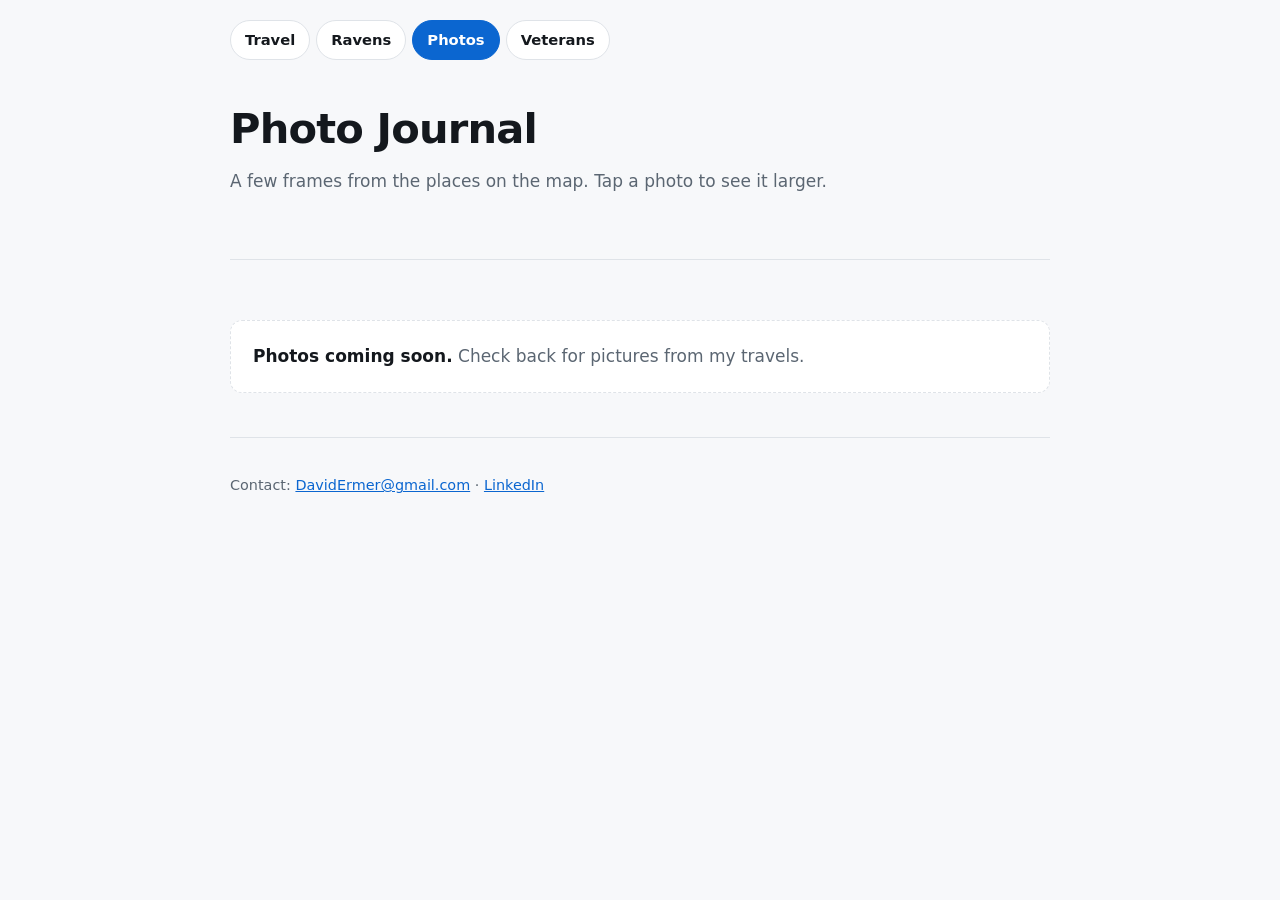
<file: photos.html>
<!doctype html>
<html lang="en">
<head>
<meta charset="utf-8">
<meta name="viewport" content="width=device-width, initial-scale=1">
<title>Photo Journal</title>
<meta name="description" content="A photo journal from my travels.">
<link rel="stylesheet" href="site.css">
<style>
  .grid{display:grid;grid-template-columns:repeat(auto-fill,minmax(230px,1fr));gap:12px}
  .shot{margin:0;background:var(--panel);border:1px solid var(--line);border-radius:12px;overflow:hidden;cursor:pointer;padding:0;text-align:left;color:inherit;font:inherit;display:block;width:100%}
  .shot:hover{border-color:var(--accent)}
  .shot:focus-visible{outline:2px solid var(--accent);outline-offset:2px}
  .shot img{display:block;width:100%;aspect-ratio:4/3;object-fit:cover;background:var(--line)}
  .shot figcaption{padding:10px 12px 12px;font-size:.9rem}
  .shot figcaption small{display:block;color:var(--muted);font-size:.78rem;margin-top:2px}
  .empty{background:var(--panel);border:1px dashed var(--line);border-radius:12px;padding:22px;color:var(--muted)}
  .empty b{color:var(--text)}
  .filters{display:flex;flex-wrap:wrap;gap:6px;margin-bottom:16px}
  .filters button{font:inherit;font-size:.85rem;color:var(--text);background:var(--panel);border:1px solid var(--line);border-radius:999px;padding:5px 13px;cursor:pointer}
  .filters button.on{background:var(--accent);border-color:var(--accent);color:#fff}
  dialog{border:1px solid var(--line);border-radius:14px;background:var(--bg);color:var(--text);padding:0;max-width:min(94vw,1000px);width:100%}
  dialog::backdrop{background:#000b}
  dialog img{display:block;width:100%;max-height:78vh;object-fit:contain;background:#000}
  .cap{padding:12px 16px 14px;display:flex;justify-content:space-between;gap:12px;align-items:flex-start}
  .cap small{color:var(--muted);display:block}
  .cap button{font:inherit;color:var(--text);background:var(--panel);border:1px solid var(--line);border-radius:8px;padding:6px 12px;cursor:pointer}
</style>
</head>
<body>
<div class="wrap">
  <nav class="nav" aria-label="Site">
    <a href="index.html">Travel</a>
    <a href="ravens.html">Ravens</a>
    <a href="photos.html" aria-current="page">Photos</a>
    <a href="veterans.html">Veterans</a>
  </nav>
  <header>
    <h1>Photo Journal</h1>
    <p class="lead">A few frames from the places on the map. Tap a photo to see it larger.</p>
  </header>

  <section>
    <div id="filters" class="filters" hidden></div>
    <div id="grid" class="grid"></div>
    <div id="empty" class="empty" hidden><b>Photos coming soon.</b> Check back for pictures from my travels.</div>
  </section>

  <dialog id="dlg" aria-label="Photo viewer">
    <img id="dimg" alt="">
    <div class="cap"><div><span id="dcap"></span><small id="dmeta"></small></div><button type="button" id="dclose">Close</button></div>
  </dialog>

  <footer>Contact: <a href="mailto:DavidErmer@gmail.com">DavidErmer@gmail.com</a> &middot; <a href="https://www.linkedin.com/in/davidermer">LinkedIn</a></footer>
</div>

<script>
/* ADD PHOTOS HERE. Put image files in a folder named "photos" in the repo, then add one line per photo:
   {file:"photos/lisbon-tram.jpg", caption:"Tram 28 climbing the hill", place:"Lisbon, Portugal", year:2023},
   Use city-level places only. Strip GPS data from photos before uploading. */
var PHOTOS = [
];

(function(){
  var grid=document.getElementById('grid'), empty=document.getElementById('empty'), filters=document.getElementById('filters');
  var dlg=document.getElementById('dlg'), dimg=document.getElementById('dimg'), dcap=document.getElementById('dcap'), dmeta=document.getElementById('dmeta');
  if(!PHOTOS.length){empty.hidden=false;return;}
  var sorted=PHOTOS.slice().sort(function(a,b){return (b.year||0)-(a.year||0);});
  var years=[]; sorted.forEach(function(p){if(p.year&&years.indexOf(p.year)<0)years.push(p.year);});
  var cur=0;
  function meta(p){return [p.place,p.year].filter(Boolean).join(' · ');}
  function render(){
    grid.textContent='';
    sorted.filter(function(p){return !cur||p.year===cur;}).forEach(function(p){
      var b=document.createElement('button'); b.type='button'; b.className='shot';
      var f=document.createElement('figure'); f.style.margin='0';
      var i=document.createElement('img'); i.src=p.file; i.alt=p.caption||p.place||'Travel photo'; i.loading='lazy';
      var c=document.createElement('figcaption'); c.textContent=p.caption||''; var s=document.createElement('small'); s.textContent=meta(p); c.appendChild(s);
      f.appendChild(i); f.appendChild(c); b.appendChild(f);
      b.addEventListener('click',function(){dimg.src=p.file;dimg.alt=i.alt;dcap.textContent=p.caption||'';dmeta.textContent=meta(p);dlg.showModal();});
      grid.appendChild(b);
    });
  }
  if(years.length>1){
    filters.hidden=false;
    [0].concat(years).forEach(function(y){
      var b=document.createElement('button'); b.type='button'; b.textContent=y||'All'; if(!y)b.className='on';
      b.addEventListener('click',function(){cur=y;Array.prototype.forEach.call(filters.children,function(x){x.className=x===b?'on':'';});render();});
      filters.appendChild(b);
    });
  }
  document.getElementById('dclose').addEventListener('click',function(){dlg.close();});
  dlg.addEventListener('click',function(e){if(e.target===dlg)dlg.close();});
  render();
})();
</script>
</body>
</html>
</file>
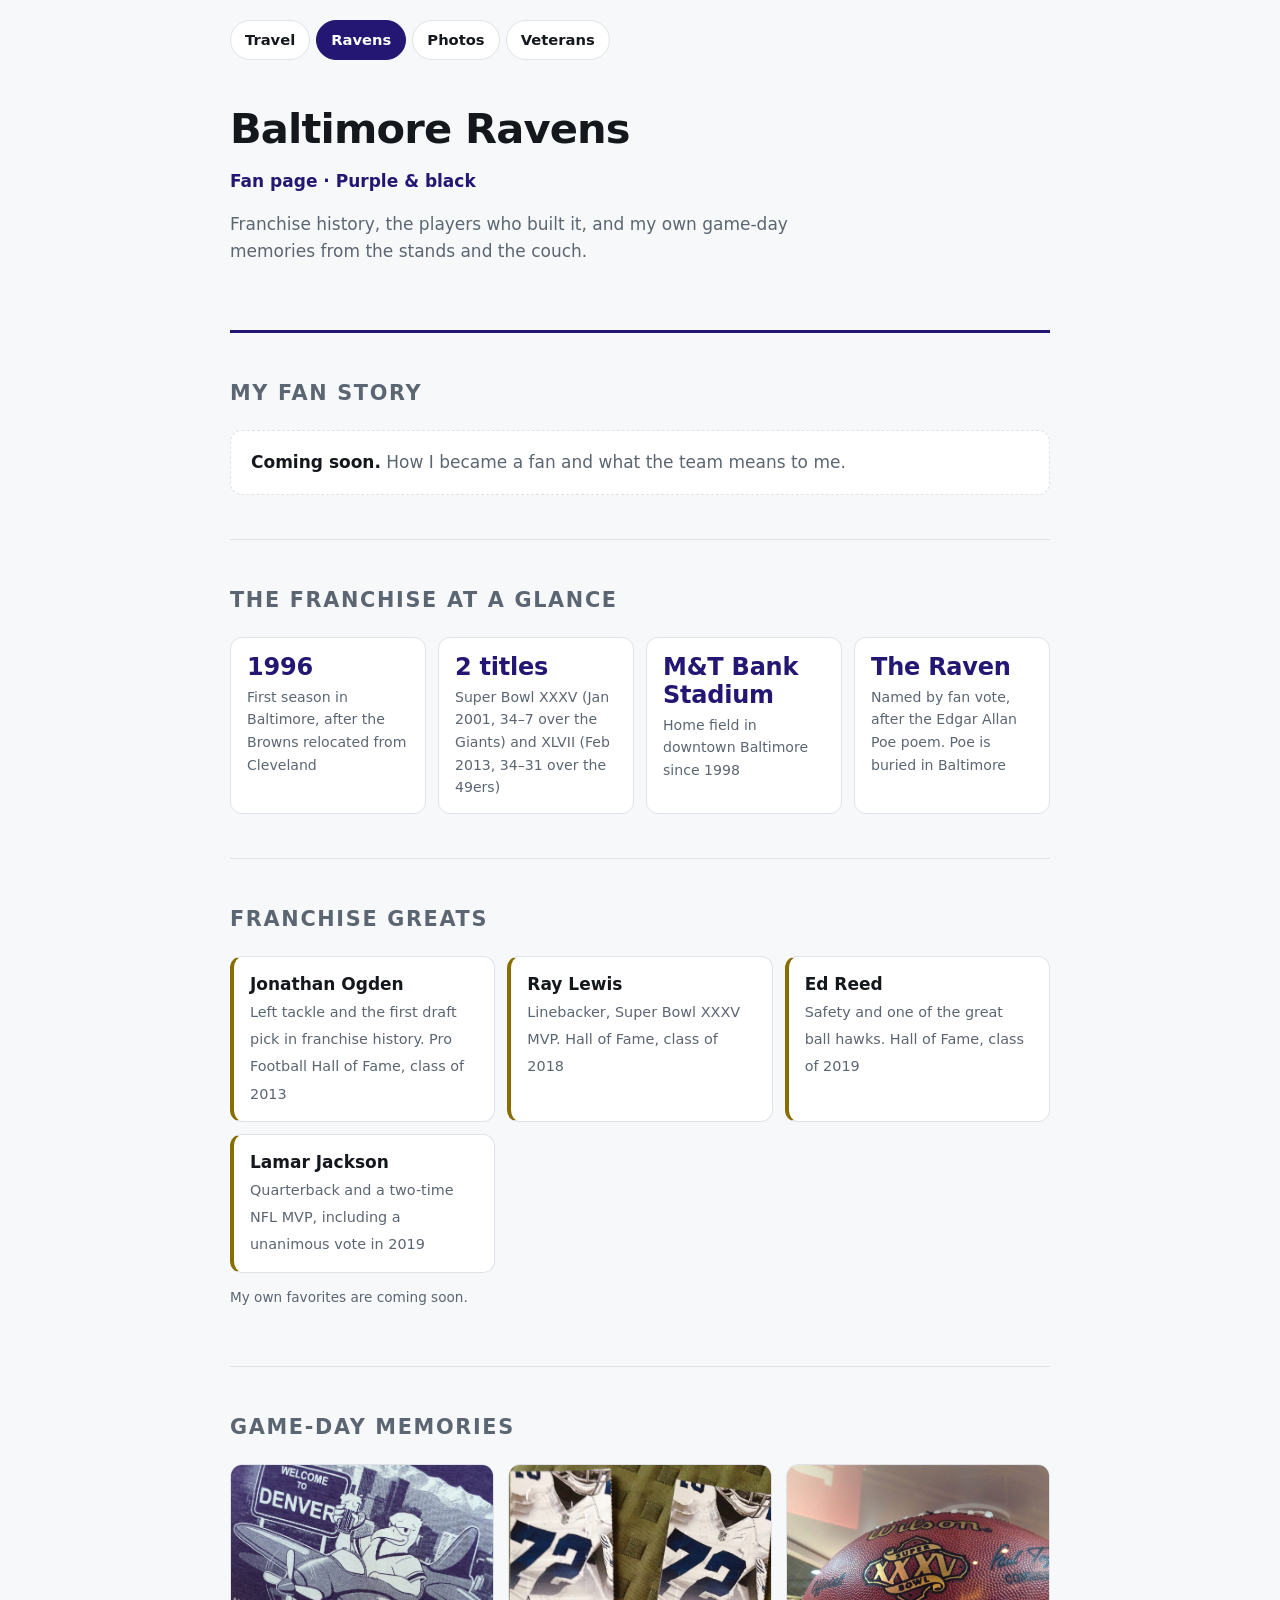
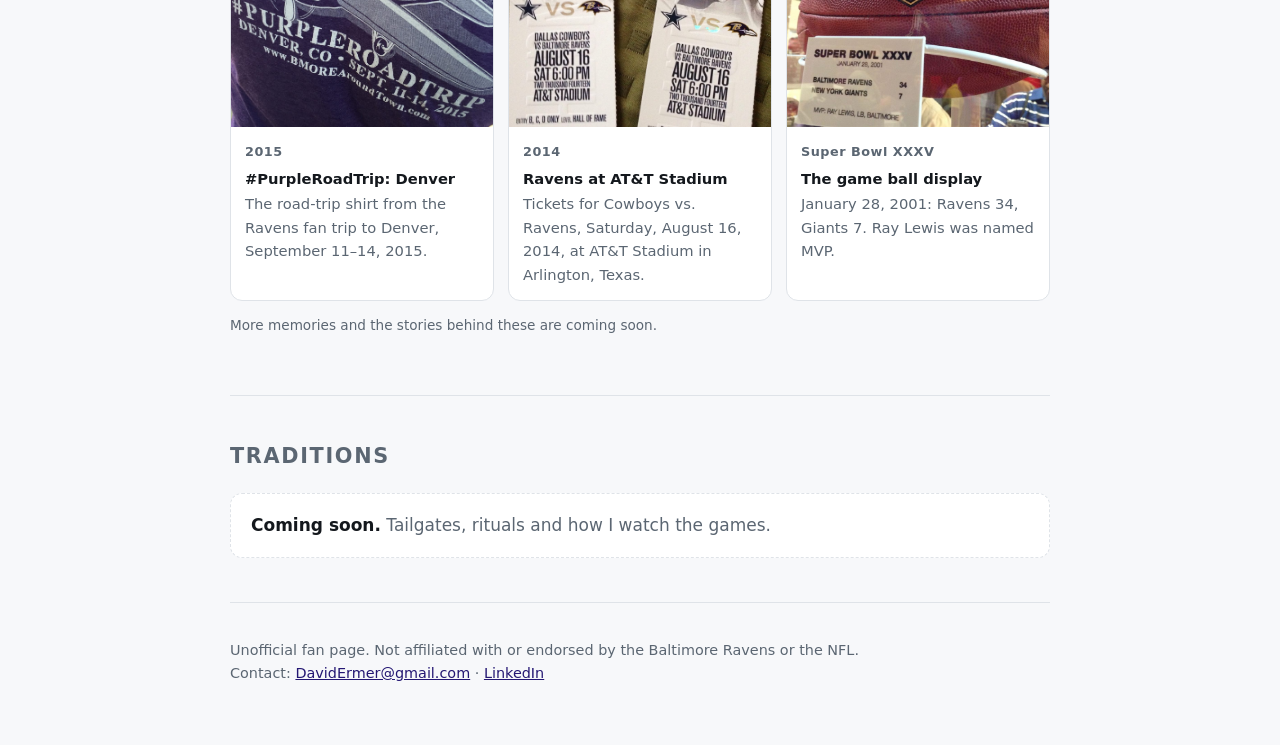
<file: ravens.html>
<!doctype html>
<html lang="en">
<head>
<meta charset="utf-8">
<meta name="viewport" content="width=device-width, initial-scale=1">
<title>Baltimore Ravens Fan Page</title>
<meta name="description" content="An unofficial fan page for the Baltimore Ravens: franchise history, the greats, and a fan's game-day memories.">
<link rel="stylesheet" href="site.css">
<style>
  :root{--accent:#a68bff;--gold:#c9a227}
  @media (prefers-color-scheme: light){:root{--accent:#241773;--gold:#8a6d00}}
  .nav a[aria-current="page"]{color:#fff}
  header{border-bottom:3px solid var(--accent)}
  .facts{display:grid;grid-template-columns:repeat(auto-fit,minmax(190px,1fr));gap:12px}
  .fact{background:var(--panel);border:1px solid var(--line);border-radius:12px;padding:16px 16px 14px}
  .fact b{display:block;font-size:1.5rem;line-height:1.15;color:var(--accent);letter-spacing:-.01em}
  .fact span{display:block;color:var(--muted);font-size:.88rem;margin-top:4px}
  .greats{list-style:none;margin:0;padding:0;display:grid;grid-template-columns:repeat(auto-fit,minmax(250px,1fr));gap:12px}
  .greats li{background:var(--panel);border:1px solid var(--line);border-left:4px solid var(--gold);border-radius:12px;padding:14px 16px}
  .greats b{display:block}
  .greats span{color:var(--muted);font-size:.9rem}
  .soon{background:var(--panel);border:1px dashed var(--line);border-radius:12px;padding:18px 20px;color:var(--muted)}
  .soon b{color:var(--text)}
  .fine{color:var(--muted);font-size:.85rem}
  .memories{display:grid;grid-template-columns:repeat(auto-fit,minmax(250px,1fr));gap:14px}
  .mem{margin:0;background:var(--panel);border:1px solid var(--line);border-radius:12px;overflow:hidden}
  .mem img{display:block;width:100%;aspect-ratio:1/1;object-fit:cover;background:var(--line)}
  .mem figcaption{padding:12px 14px 14px;font-size:.92rem}
  .mem figcaption b{display:block;color:var(--text);margin-bottom:2px}
  .mem figcaption span{color:var(--muted)}
  .yr{display:inline-block;color:var(--accent);font-weight:700;font-size:.8rem;letter-spacing:.04em;margin-bottom:4px}
</style>
</head>
<body>
<div class="wrap">
  <nav class="nav" aria-label="Site">
    <a href="index.html">Travel</a>
    <a href="ravens.html" aria-current="page">Ravens</a>
    <a href="photos.html">Photos</a>
    <a href="veterans.html">Veterans</a>
  </nav>
  <header>
    <h1>Baltimore Ravens</h1>
    <p class="tag">Fan page &middot; Purple &amp; black</p>
    <p class="lead">Franchise history, the players who built it, and my own game-day memories from the stands and the couch.</p>
  </header>

  <section id="story">
    <h2>My fan story</h2>
    <!-- EDIT: replace the box below with your own paragraph(s) -->
    <div class="soon"><b>Coming soon.</b> How I became a fan and what the team means to me.</div>
  </section>

  <section id="glance">
    <h2>The franchise at a glance</h2>
    <div class="facts">
      <div class="fact"><b>1996</b><span>First season in Baltimore, after the Browns relocated from Cleveland</span></div>
      <div class="fact"><b>2 titles</b><span>Super Bowl XXXV (Jan 2001, 34&ndash;7 over the Giants) and XLVII (Feb 2013, 34&ndash;31 over the 49ers)</span></div>
      <div class="fact"><b>M&amp;T Bank Stadium</b><span>Home field in downtown Baltimore since 1998</span></div>
      <div class="fact"><b>The Raven</b><span>Named by fan vote, after the Edgar Allan Poe poem. Poe is buried in Baltimore</span></div>
    </div>
  </section>

  <section id="greats">
    <h2>Franchise greats</h2>
    <ul class="greats">
      <li><b>Jonathan Ogden</b><span>Left tackle and the first draft pick in franchise history. Pro Football Hall of Fame, class of 2013</span></li>
      <li><b>Ray Lewis</b><span>Linebacker, Super Bowl XXXV MVP. Hall of Fame, class of 2018</span></li>
      <li><b>Ed Reed</b><span>Safety and one of the great ball hawks. Hall of Fame, class of 2019</span></li>
      <li><b>Lamar Jackson</b><span>Quarterback and a two-time NFL MVP, including a unanimous vote in 2019</span></li>
    </ul>
    <p class="fine" style="margin-top:14px">My own favorites are coming soon.</p>
  </section>

  <section id="memories">
    <h2>Game-day memories</h2>
    <div class="memories">
      <figure class="mem">
        <img style="object-position:50% 78%" src="photos/ravens-purple-road-trip-2015.jpg" alt="Purple t-shirt with a cartoon raven in a propeller plane holding a beer, in front of a Welcome to Denver sign and the Rocky Mountains" loading="lazy">
        <figcaption><span class="yr">2015</span><b>#PurpleRoadTrip: Denver</b><span>The road-trip shirt from the Ravens fan trip to Denver, September 11&ndash;14, 2015.</span></figcaption>
      </figure>
      <figure class="mem">
        <img style="object-position:50% 80%" src="photos/ravens-cowboys-tickets-2014.jpg" alt="Two tickets for Dallas Cowboys versus Baltimore Ravens at AT&T Stadium, Saturday August 16, 2014" loading="lazy">
        <figcaption><span class="yr">2014</span><b>Ravens at AT&amp;T Stadium</b><span>Tickets for Cowboys vs. Ravens, Saturday, August 16, 2014, at AT&amp;T Stadium in Arlington, Texas.</span></figcaption>
      </figure>
      <figure class="mem">
        <img src="photos/ravens-super-bowl-xxxv-ball.jpg" alt="Wilson football in a display case marked Super Bowl XXXV, with a card showing Baltimore Ravens 34, New York Giants 7" loading="lazy">
        <figcaption><span class="yr">Super Bowl XXXV</span><b>The game ball display</b><span>January 28, 2001: Ravens 34, Giants 7. Ray Lewis was named MVP.</span></figcaption>
      </figure>
    </div>
    <p class="fine" style="margin-top:14px">More memories and the stories behind these are coming soon.</p>
  </section>

  <section id="traditions">
    <h2>Traditions</h2>
    <!-- EDIT: tailgates, rituals, how you watch games -->
    <div class="soon"><b>Coming soon.</b> Tailgates, rituals and how I watch the games.</div>
  </section>

  <footer>Unofficial fan page. Not affiliated with or endorsed by the Baltimore Ravens or the NFL.<br>
  Contact: <a href="mailto:DavidErmer@gmail.com">DavidErmer@gmail.com</a> &middot; <a href="https://www.linkedin.com/in/davidermer">LinkedIn</a></footer>
</div>
</body>
</html>
</file>
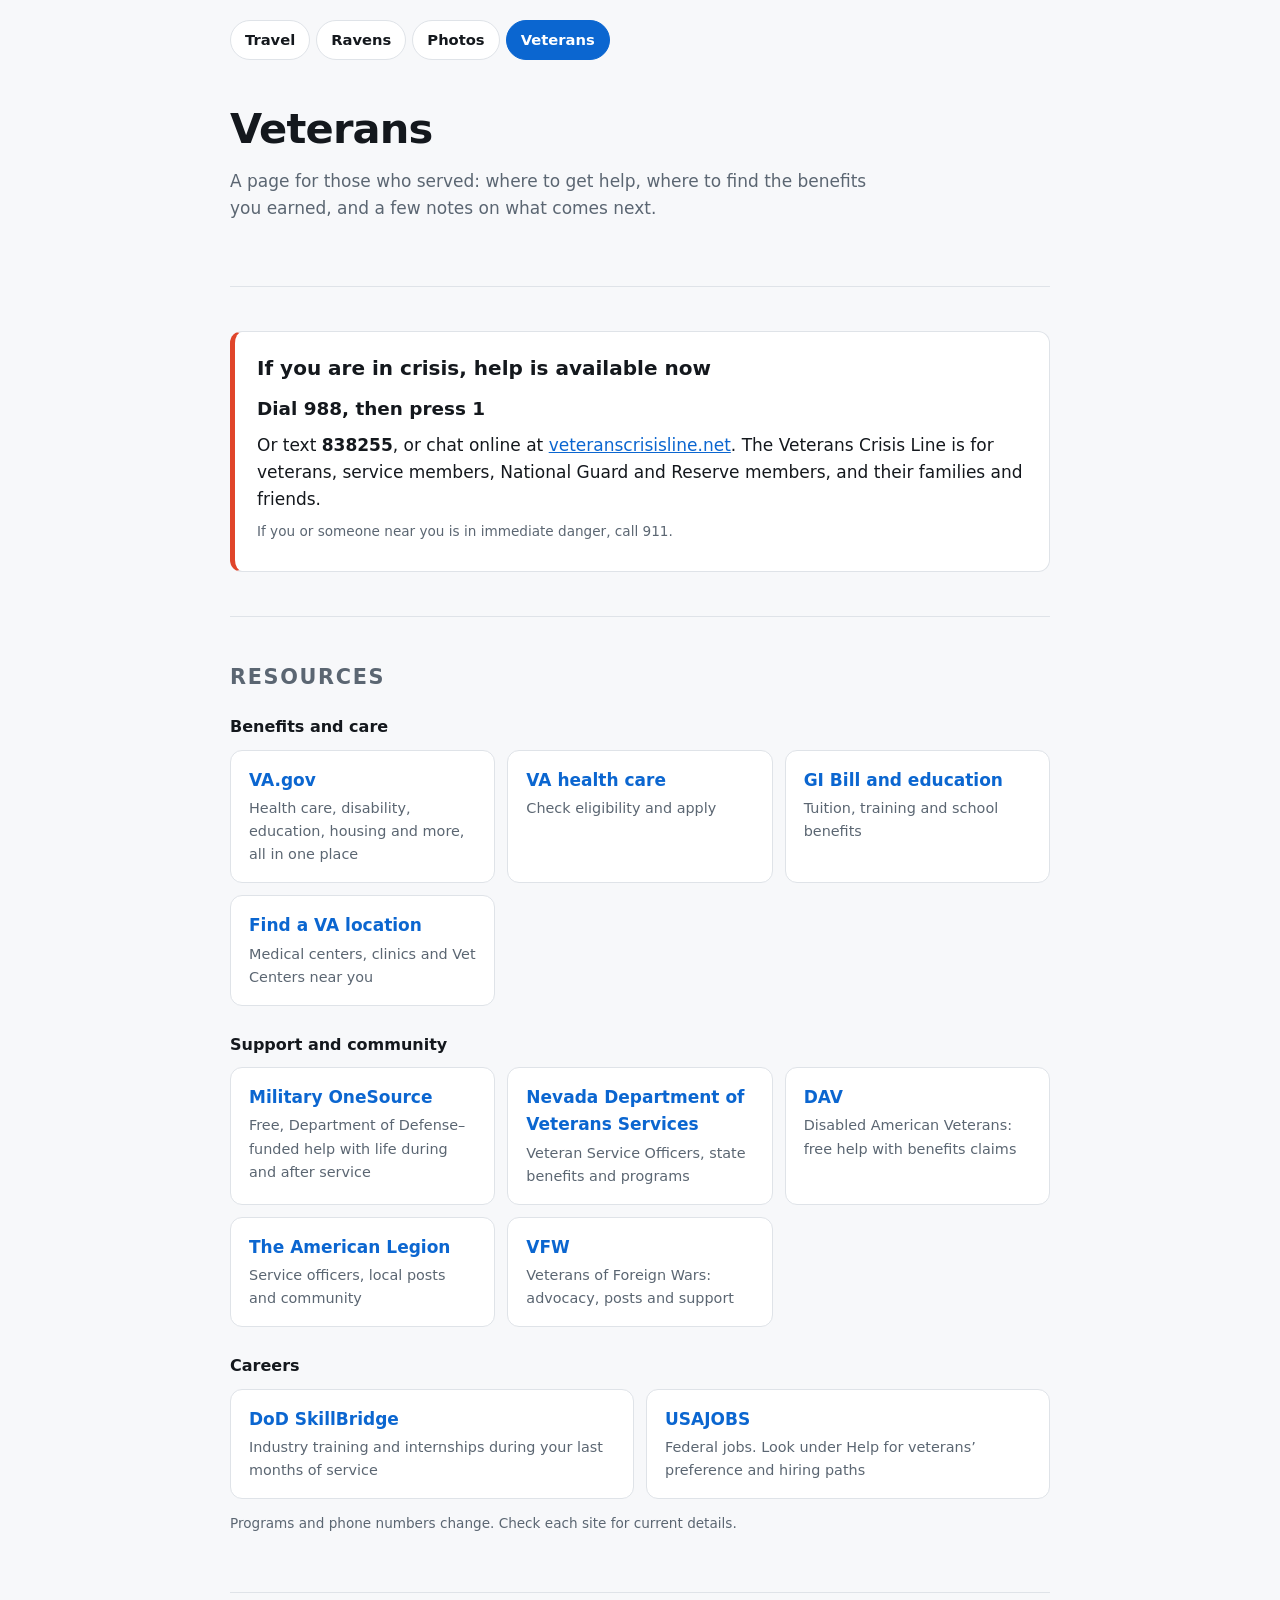
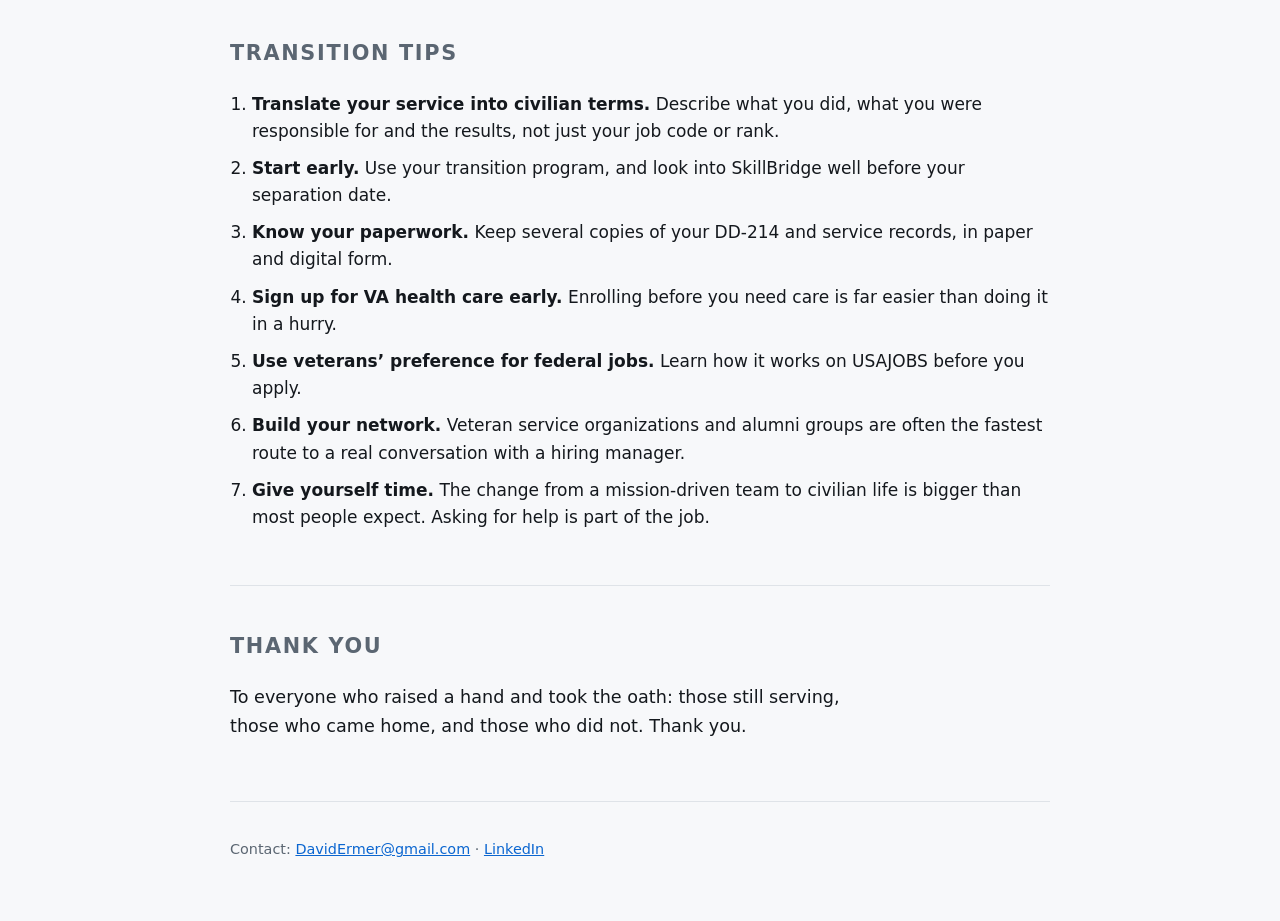
<file: veterans.html>
<!doctype html>
<html lang="en">
<head>
<meta charset="utf-8">
<meta name="viewport" content="width=device-width, initial-scale=1">
<title>Veterans</title>
<meta name="description" content="Resources, transition tips and a thank-you for those who served.">
<link rel="stylesheet" href="site.css">
<style>
  .help{background:var(--panel);border:1px solid var(--line);border-left:5px solid #e0452a;border-radius:12px;padding:20px 22px}
  .help h2{margin:0 0 10px;color:var(--text);text-transform:none;letter-spacing:0;font-size:1.25rem}
  .help p{margin:0 0 8px}
  .help .big{font-size:1.15rem;font-weight:700}
  .cards{display:grid;grid-template-columns:repeat(auto-fit,minmax(250px,1fr));gap:12px}
  .card{display:block;background:var(--panel);border:1px solid var(--line);border-radius:12px;padding:16px 18px;text-decoration:none;color:var(--text)}
  .card:hover{border-color:var(--accent)}
  .card:focus-visible{outline:2px solid var(--accent);outline-offset:2px}
  .card b{display:block;color:var(--accent)}
  .card span{display:block;color:var(--muted);font-size:.9rem;margin-top:3px}
  .group{margin:26px 0 10px;font-size:1rem;color:var(--text)}
  .group:first-of-type{margin-top:0}
  .tips{margin:0;padding-left:22px}
  .tips li{margin-bottom:10px}
  .tips b{color:var(--text)}
  .tribute{font-size:1.1rem;max-width:620px}
  .fine{color:var(--muted);font-size:.85rem}
</style>
</head>
<body>
<div class="wrap">
  <nav class="nav" aria-label="Site">
    <a href="index.html">Travel</a>
    <a href="ravens.html">Ravens</a>
    <a href="photos.html">Photos</a>
    <a href="veterans.html" aria-current="page">Veterans</a>
  </nav>
  <header>
    <h1>Veterans</h1>
    <p class="lead">A page for those who served: where to get help, where to find the benefits you earned, and a few notes on what comes next.</p>
  </header>

  <section id="help">
    <div class="help">
      <h2>If you are in crisis, help is available now</h2>
      <p class="big">Dial 988, then press 1</p>
      <p>Or text <b>838255</b>, or chat online at <a href="https://www.veteranscrisisline.net/">veteranscrisisline.net</a>. The Veterans Crisis Line is for veterans, service members, National Guard and Reserve members, and their families and friends.</p>
      <p class="fine">If you or someone near you is in immediate danger, call 911.</p>
    </div>
  </section>

  <section id="resources">
    <h2>Resources</h2>
    <h3 class="group">Benefits and care</h3>
    <div class="cards">
      <a class="card" href="https://www.va.gov/"><b>VA.gov</b><span>Health care, disability, education, housing and more, all in one place</span></a>
      <a class="card" href="https://www.va.gov/health-care/"><b>VA health care</b><span>Check eligibility and apply</span></a>
      <a class="card" href="https://www.va.gov/education/"><b>GI Bill and education</b><span>Tuition, training and school benefits</span></a>
      <a class="card" href="https://www.va.gov/find-locations/"><b>Find a VA location</b><span>Medical centers, clinics and Vet Centers near you</span></a>
    </div>
    <h3 class="group">Support and community</h3>
    <div class="cards">
      <a class="card" href="https://www.militaryonesource.mil/"><b>Military OneSource</b><span>Free, Department of Defense&ndash;funded help with life during and after service</span></a>
      <a class="card" href="https://veterans.nv.gov/"><b>Nevada Department of Veterans Services</b><span>Veteran Service Officers, state benefits and programs</span></a>
      <a class="card" href="https://www.dav.org/"><b>DAV</b><span>Disabled American Veterans: free help with benefits claims</span></a>
      <a class="card" href="https://www.legion.org/"><b>The American Legion</b><span>Service officers, local posts and community</span></a>
      <a class="card" href="https://www.vfw.org/"><b>VFW</b><span>Veterans of Foreign Wars: advocacy, posts and support</span></a>
    </div>
    <h3 class="group">Careers</h3>
    <div class="cards">
      <a class="card" href="https://skillbridge.osd.mil/"><b>DoD SkillBridge</b><span>Industry training and internships during your last months of service</span></a>
      <a class="card" href="https://www.usajobs.gov/"><b>USAJOBS</b><span>Federal jobs. Look under Help for veterans&rsquo; preference and hiring paths</span></a>
    </div>
    <p class="fine" style="margin-top:14px">Programs and phone numbers change. Check each site for current details.</p>
  </section>

  <section id="transition">
    <h2>Transition tips</h2>
    <ol class="tips">
      <li><b>Translate your service into civilian terms.</b> Describe what you did, what you were responsible for and the results, not just your job code or rank.</li>
      <li><b>Start early.</b> Use your transition program, and look into SkillBridge well before your separation date.</li>
      <li><b>Know your paperwork.</b> Keep several copies of your DD-214 and service records, in paper and digital form.</li>
      <li><b>Sign up for VA health care early.</b> Enrolling before you need care is far easier than doing it in a hurry.</li>
      <li><b>Use veterans&rsquo; preference for federal jobs.</b> Learn how it works on USAJOBS before you apply.</li>
      <li><b>Build your network.</b> Veteran service organizations and alumni groups are often the fastest route to a real conversation with a hiring manager.</li>
      <li><b>Give yourself time.</b> The change from a mission-driven team to civilian life is bigger than most people expect. Asking for help is part of the job.</li>
    </ol>
  </section>

  <section id="tribute">
    <h2>Thank you</h2>
    <p class="tribute">To everyone who raised a hand and took the oath: those still serving, those who came home, and those who did not. Thank you.</p>
  </section>

  <footer>Contact: <a href="mailto:DavidErmer@gmail.com">DavidErmer@gmail.com</a> &middot; <a href="https://www.linkedin.com/in/davidermer">LinkedIn</a></footer>
</div>
</body>
</html>
</file>
<file: site.css>
:root{--bg:#0e1116;--panel:#161b22;--text:#e6edf3;--muted:#9aa4af;--accent:#4aa3ff;--line:#262d36}
  @media (prefers-color-scheme: light){:root{--bg:#f7f8fa;--panel:#fff;--text:#14181d;--muted:#5b6672;--accent:#0b66d0;--line:#dfe3e8}}
  *{box-sizing:border-box}
  body{margin:0;background:var(--bg);color:var(--text);font:17px/1.6 system-ui,-apple-system,Segoe UI,Roboto,sans-serif}
  .wrap{max-width:860px;margin:0 auto;padding:0 20px}
  header{padding:72px 0 40px;border-bottom:1px solid var(--line)}
  h1{font-size:2.6rem;margin:0 0 6px;letter-spacing:-.02em}
  .tag{color:var(--accent);font-weight:600;margin:0 0 16px}
  .lead{color:var(--muted);max-width:640px;margin:0 0 24px}
  .btn{display:inline-block;padding:10px 18px;border-radius:8px;border:1px solid var(--accent);color:var(--accent);text-decoration:none;font-weight:600;margin-right:10px}
  .btn.primary{background:var(--accent);color:#fff}
  section{padding:44px 0;border-bottom:1px solid var(--line)}
  h2{font-size:1.3rem;margin:0 0 20px;text-transform:uppercase;letter-spacing:.08em;color:var(--muted)}
  .job{background:var(--panel);border:1px solid var(--line);border-radius:12px;padding:20px 22px;margin-bottom:16px}
  .job h3{margin:0;font-size:1.1rem}
  .job .meta{color:var(--muted);font-size:.92rem;margin:2px 0 10px}
  .job ul{margin:0;padding-left:20px}
  .chips{display:flex;flex-wrap:wrap;gap:8px}
  .chip{background:var(--panel);border:1px solid var(--line);border-radius:999px;padding:6px 14px;font-size:.92rem}
  footer{padding:36px 0 60px;color:var(--muted);font-size:.9rem}
  a{color:var(--accent)}

  .nav{display:flex;flex-wrap:wrap;gap:6px;padding:20px 0 0}
  .nav a{display:inline-block;padding:7px 14px;border-radius:999px;border:1px solid var(--line);color:var(--text);text-decoration:none;font-size:.92rem;font-weight:600;background:var(--panel)}
  .nav a:hover{border-color:var(--accent)}
  .nav a[aria-current="page"]{background:var(--accent);border-color:var(--accent);color:#fff}
  .nav a:focus-visible{outline:2px solid var(--accent);outline-offset:2px}
  .nav+header{padding-top:36px}
  footer a{white-space:nowrap}
</file>
